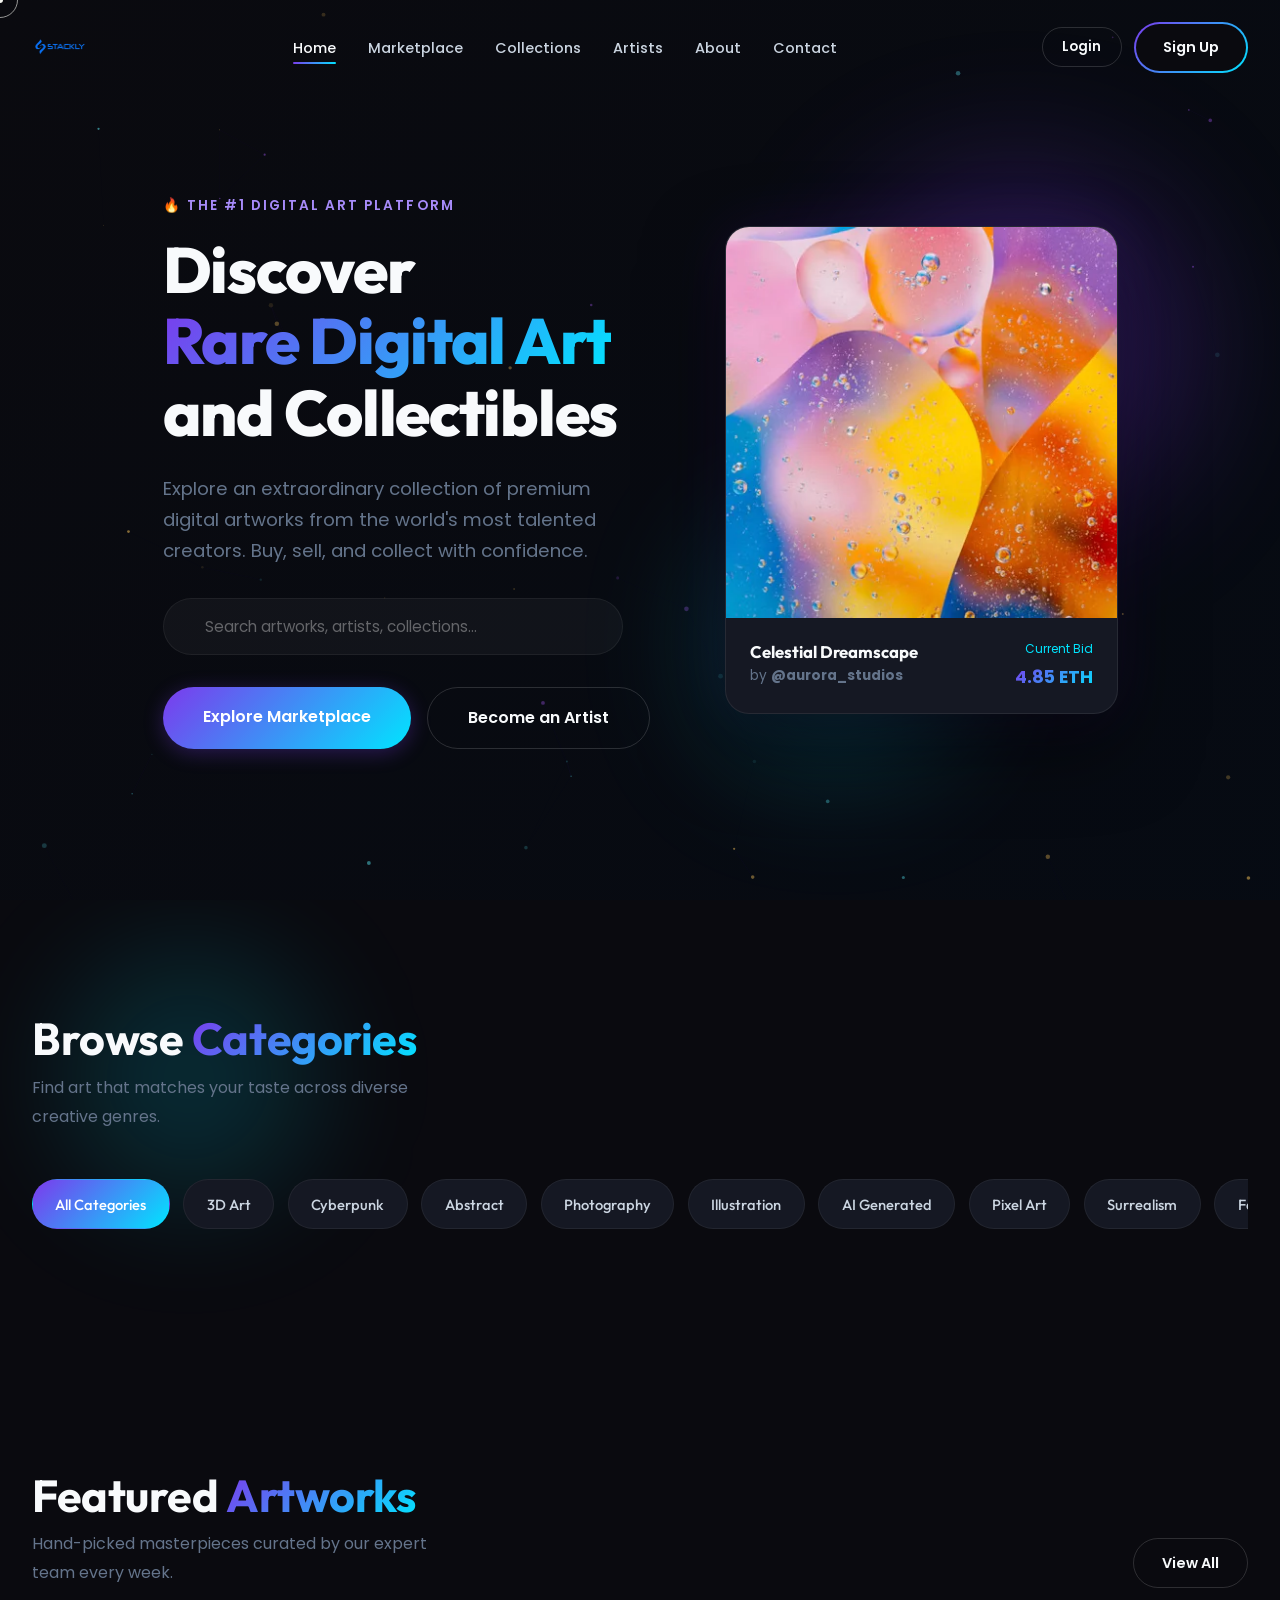
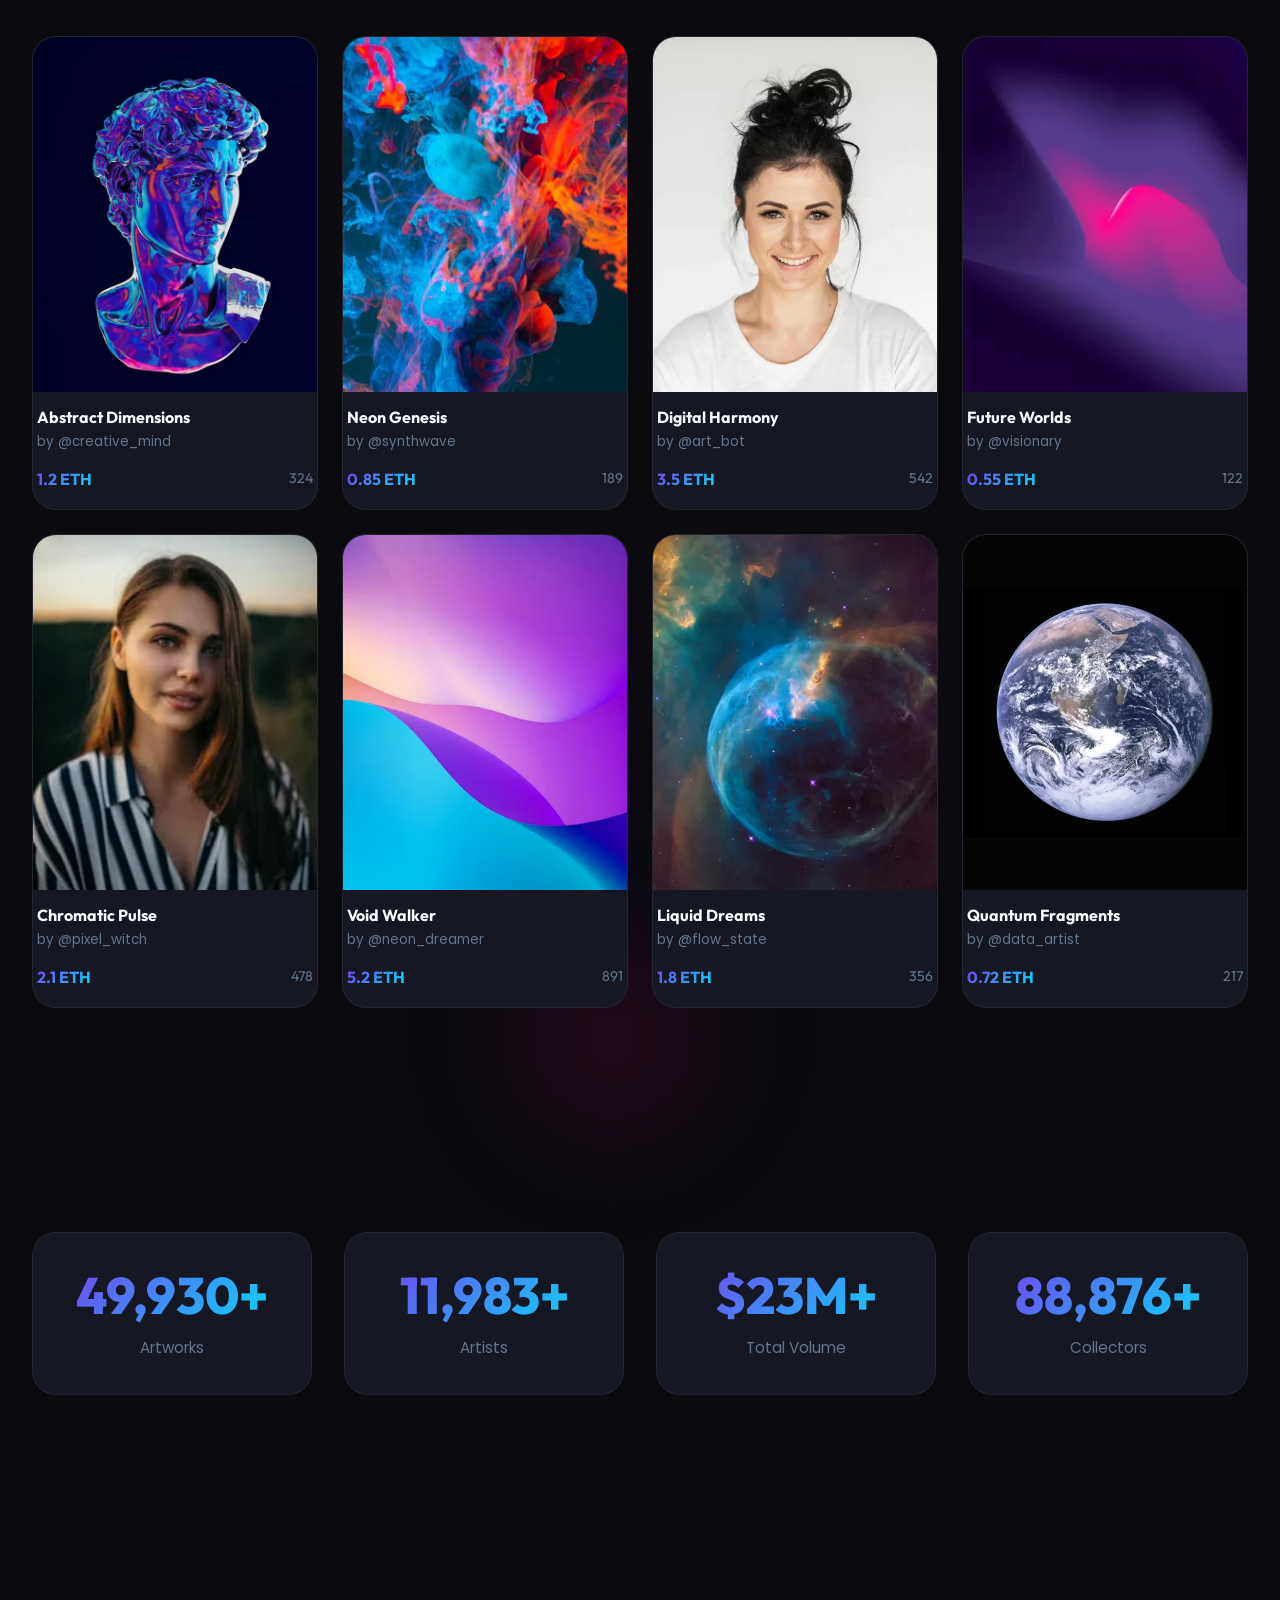
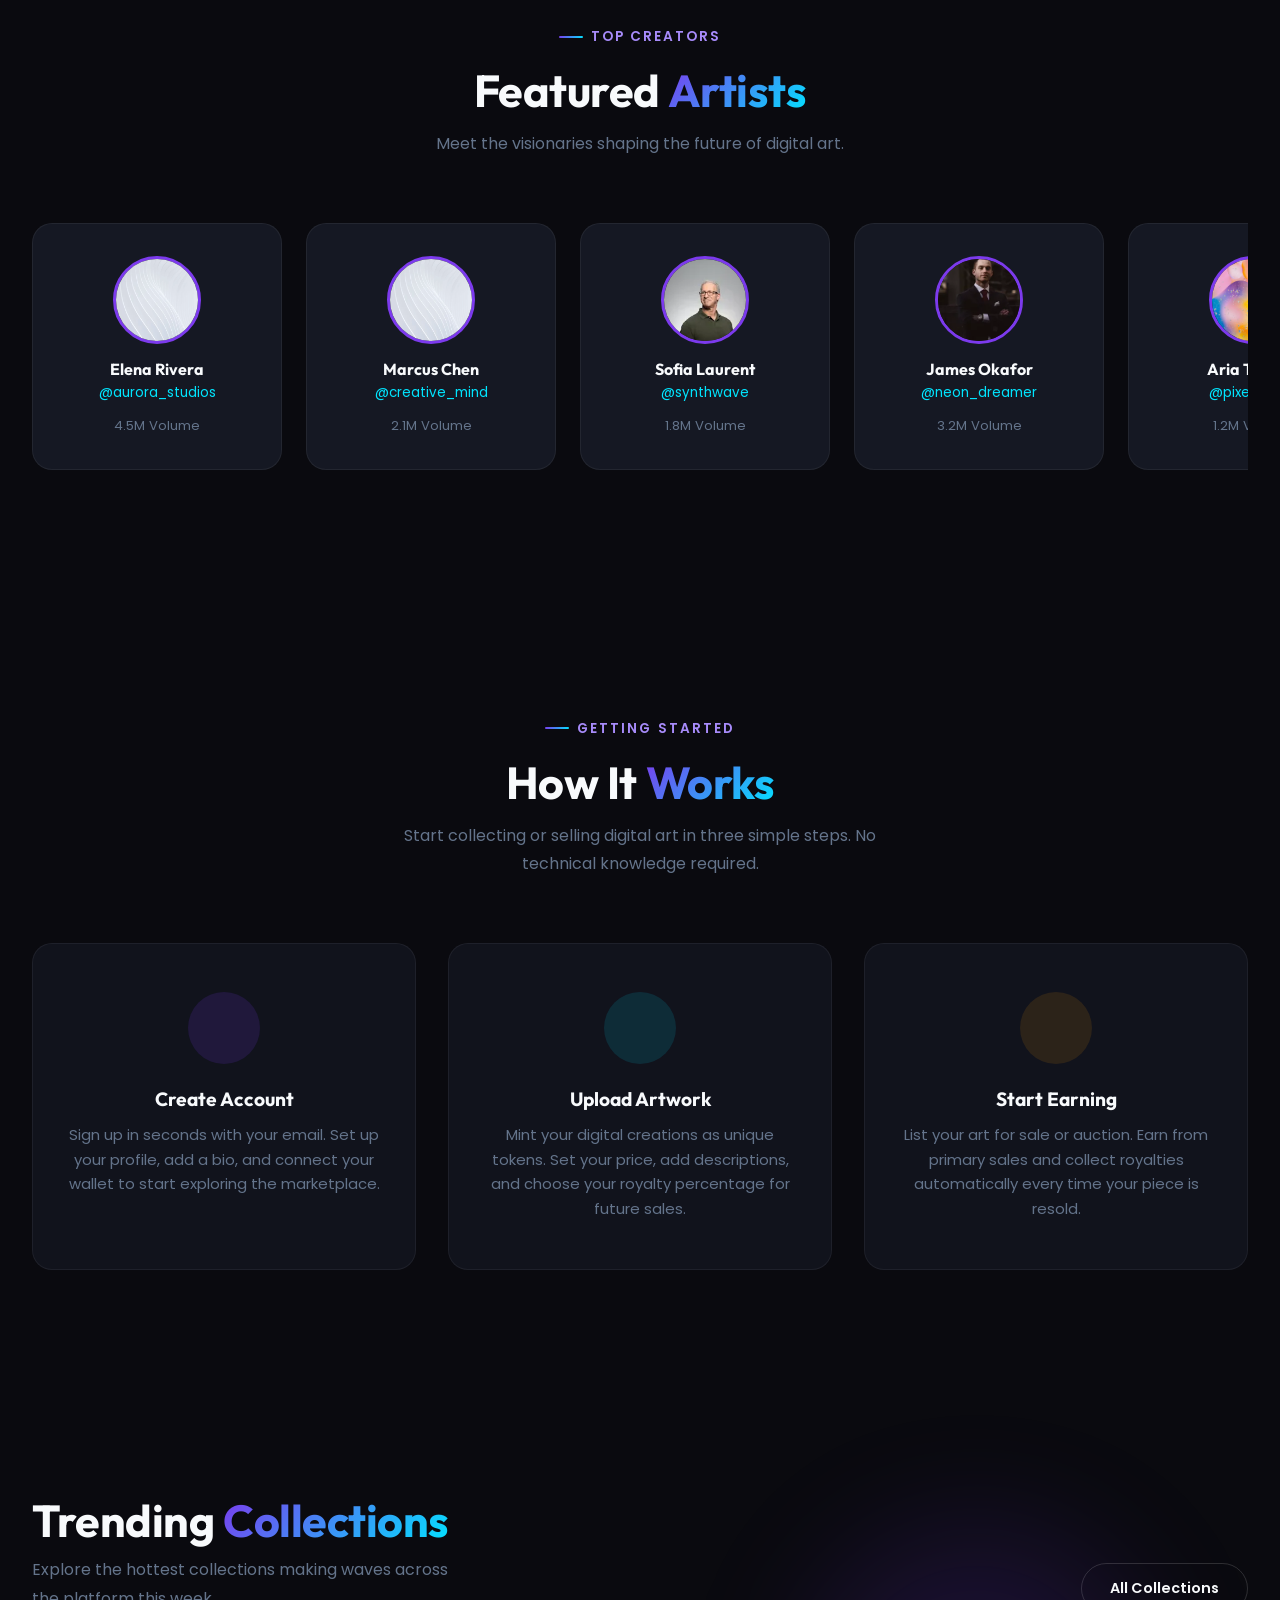
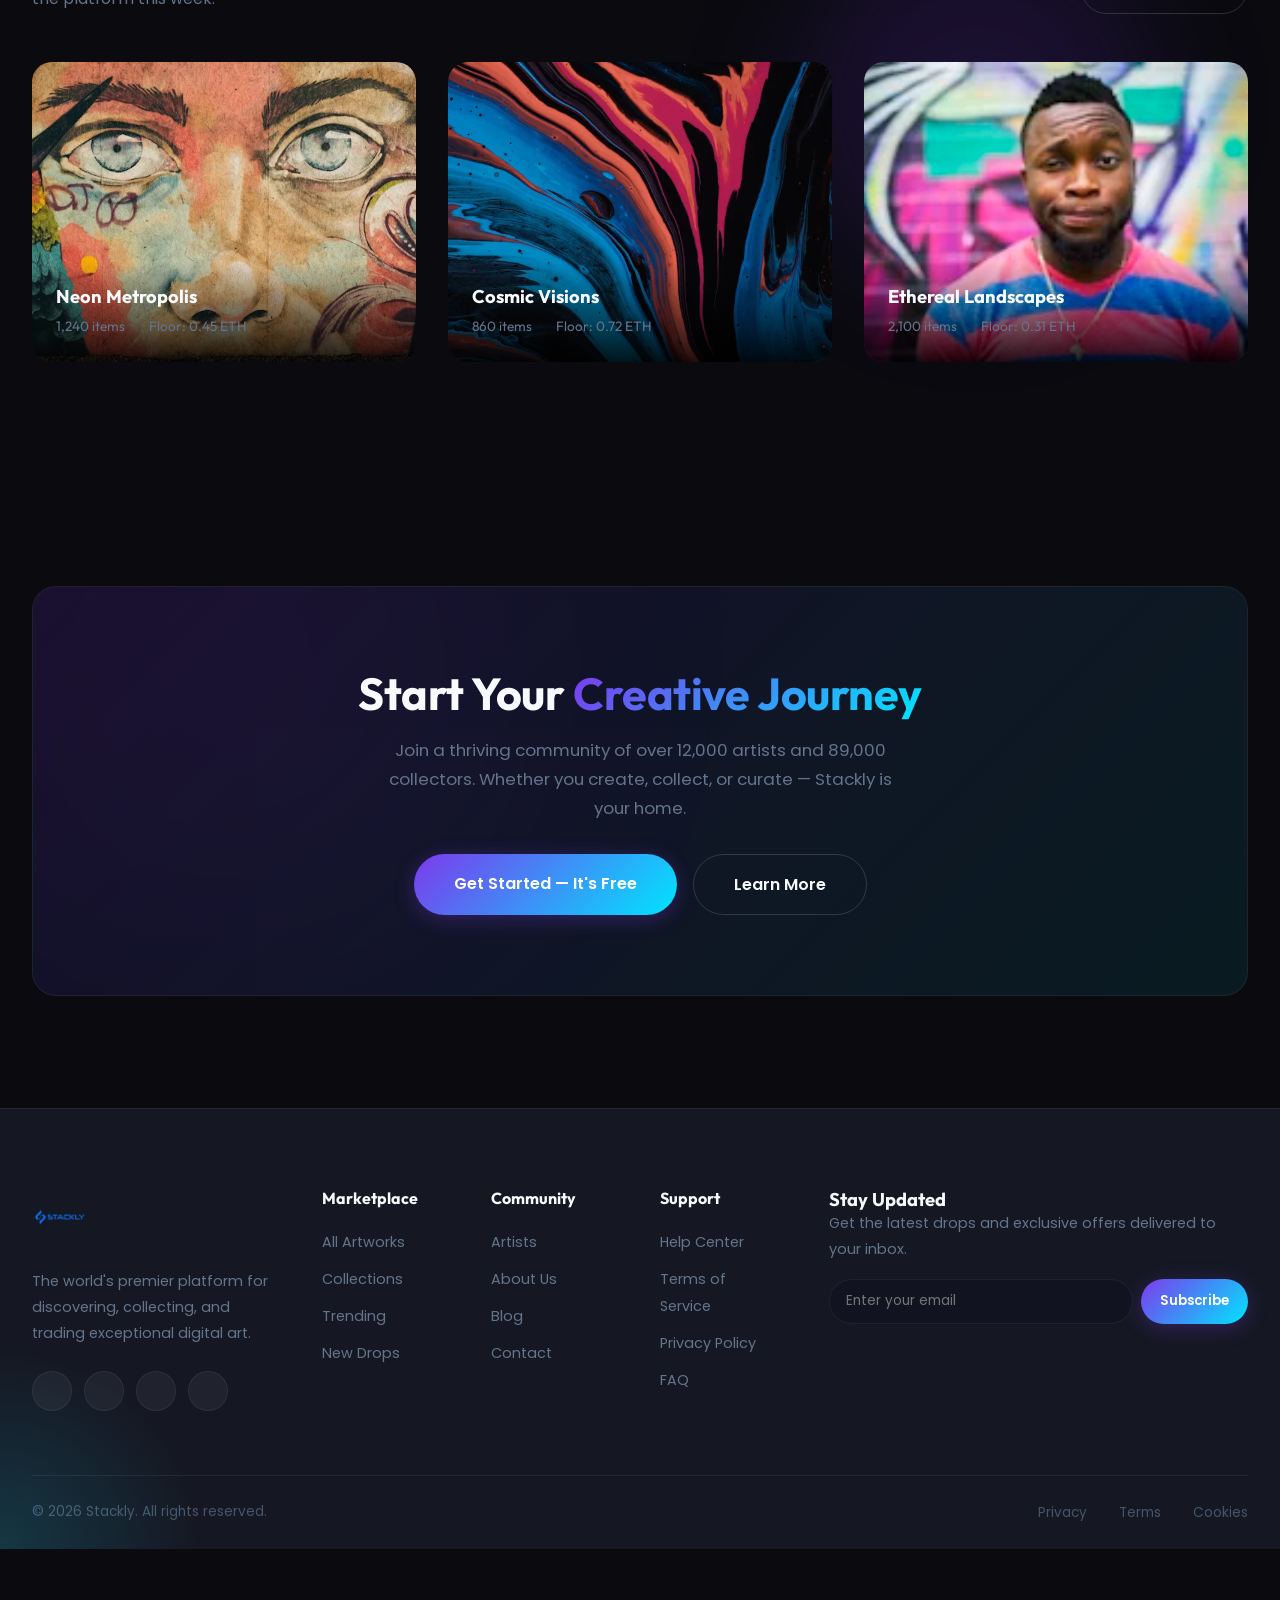
<file: index.html>
<!DOCTYPE html>
<html lang="en">
<head>
    <meta charset="UTF-8">
    <meta name="viewport" content="width=device-width, initial-scale=1.0">
    <title>Stackly | Premium Digital Art Marketplace</title>
    <link rel="stylesheet" href="css/styles.css">
    <link rel="stylesheet" href="https://unicons.iconscout.com/release/v4.0.0/css/line.css">
    <style>
        /* ── Hero ──────────────────────────────── */
        .home-hero{min-height:100vh;display:flex;align-items:center;position:relative;overflow:hidden;padding-top:100px;padding-bottom:60px;}
        .home-hero .container{display:flex;align-items:center;gap:3rem;position:relative;z-index:2;}
        .hero-content{flex:1 1 55%;max-width:640px;}
        .hero-content h1{font-size:clamp(2.4rem,5vw,4.5rem);line-height:1.12;margin-bottom:1.5rem;font-weight:800;letter-spacing:-.02em;}
        .hero-content p.hero-sub{font-size:1.15rem;color:var(--text-muted);max-width:480px;margin-bottom:2rem;line-height:1.7;}
        .hero-btns{display:flex;gap:1rem;flex-wrap:wrap;}
        .hero-artwork{flex:1 1 42%;display:flex;justify-content:center;position:relative;}

        /* floating card */
        .hero-artwork-card{width:100%;max-width:420px;border-radius:24px;overflow:hidden;background:var(--bg-card);border:1px solid rgba(255,255,255,.08);box-shadow:0 30px 80px rgba(0,0,0,.55),0 0 60px rgba(124,58,237,.12);animation:heroFloat 6s ease-in-out infinite;}
        @keyframes heroFloat{0%,100%{transform:translateY(0) rotate(0deg)}50%{transform:translateY(-14px) rotate(.6deg)}}
        .hero-artwork-card img{width:100%;aspect-ratio:1/1;object-fit:cover;display:block;}
        .hero-card-info{padding:1.25rem 1.5rem;display:flex;justify-content:space-between;align-items:center;}
        .hero-card-info h4{font-size:1.05rem;margin:0 0 .15rem;}
        .hero-card-info .artist-name{font-size:.85rem;color:var(--text-muted);margin:0;}
        .hero-card-info .price-block{text-align:right;}
        .hero-card-info .price-label{font-size:.75rem;color:var(--accent-cyan);margin:0 0 .15rem;}
        .hero-card-info .price-val{font-size:1.1rem;font-weight:700;margin:0;}

        /* glow orbs behind hero card */
        .hero-glow{position:absolute;border-radius:50%;filter:blur(80px);pointer-events:none;opacity:.35;z-index:0;}
        .hero-glow-1{width:320px;height:320px;background:var(--accent-violet);top:-40px;right:-60px;}
        .hero-glow-2{width:200px;height:200px;background:var(--accent-cyan);bottom:-30px;left:10px;}

        /* ── Section spacing ──────────────────── */
        .section{padding:6rem 0;}
        .section-header{display:flex;justify-content:space-between;align-items:flex-end;margin-bottom:3rem;flex-wrap:wrap;gap:1rem;}
        .section-header .section-title h2{margin-bottom:.4rem;}
        .section-header .section-title p{color:var(--text-muted);max-width:440px;}

        /* ── Search bar (hero) ────────────────── */
        .search-bar{display:flex;align-items:center;background:rgba(255,255,255,.04);border:1px solid var(--glass-border);border-radius:9999px;padding:.45rem .5rem;margin-bottom:2rem;max-width:460px;backdrop-filter:blur(12px);}
        .search-bar i{font-size:1.2rem;color:var(--text-muted);margin-left:.75rem;}
        .search-bar input{flex:1;background:transparent;border:none;color:#fff;padding:.55rem .85rem;font-family:var(--font-secondary);outline:none;font-size:.95rem;}
        .search-bar input::placeholder{color:rgba(255,255,255,.35);}

        /* ── Category pills ───────────────────── */
        .category-scroll{display:flex;gap:.85rem;overflow-x:auto;padding-bottom:1rem;scrollbar-width:none;}
        .category-scroll::-webkit-scrollbar{display:none;}
        .category-pill{padding:.7rem 1.4rem;border-radius:9999px;background:var(--bg-card);border:1px solid var(--glass-border);white-space:nowrap;font-weight:500;cursor:pointer;transition:all .25s ease;font-size:.92rem;}
        .category-pill:hover,.category-pill.active{background:var(--gradient-primary);border-color:transparent;color:#fff;}

        /* ── Featured grid card-body ──────────── */
        .card-body{padding:1rem .25rem;}
        .card-body h4{margin:0 0 .2rem;font-size:1rem;}
        .card-body .artist-line{font-size:.84rem;color:var(--text-muted);margin:0 0 .7rem;}
        .card-meta{display:flex;justify-content:space-between;align-items:center;}
        .card-meta .price{font-weight:700;}
        .card-meta .likes{color:var(--text-muted);font-size:.88rem;display:flex;align-items:center;gap:.3rem;cursor:pointer;}

        /* ── Stats ────────────────────────────── */
        .stats-section{padding:5rem 0;}
        .stats-grid{display:grid;grid-template-columns:repeat(4,1fr);gap:2rem;text-align:center;}
        .stat-item{padding:2rem 1rem;}
        .stat-number{font-size:clamp(2rem,4vw,3.2rem);font-weight:800;margin-bottom:.4rem;}
        .stat-label{color:var(--text-muted);font-size:.95rem;}

        /* ── Carousel ─────────────────────────── */
        .carousel-container{overflow:hidden;position:relative;padding:1rem 0;}
        .carousel-track{display:flex;gap:1.5rem;width:max-content;animation:scrollCarousel 30s linear infinite;}
        @keyframes scrollCarousel{0%{transform:translateX(0)}100%{transform:translateX(-50%)}}
        .carousel-track:hover{animation-play-state:paused;}
        .artist-carousel-card{width:250px;flex-shrink:0;text-align:center;padding:2rem 1.2rem;background:var(--bg-card);border:1px solid var(--glass-border);border-radius:20px;transition:border-color .3s,transform .3s;}
        .artist-carousel-card:hover{border-color:var(--accent-violet);transform:translateY(-4px);}
        .artist-carousel-card img{width:88px;height:88px;border-radius:50%;object-fit:cover;margin:0 auto 1rem;display:block;border:3px solid var(--accent-violet);}
        .artist-carousel-card h4{margin:0 0 .15rem;font-size:1rem;}
        .artist-carousel-card .handle{font-size:.84rem;color:var(--accent-cyan);margin:0 0 .5rem;}
        .artist-carousel-card .volume{font-size:.82rem;color:var(--text-muted);}

        /* ── How It Works ─────────────────────── */
        .how-card{text-align:center;padding:3rem 2rem;border-radius:20px;}
        .how-icon{width:72px;height:72px;border-radius:50%;display:flex;align-items:center;justify-content:center;margin:0 auto 1.5rem;font-size:1.6rem;}
        .how-icon.violet{background:rgba(124,58,237,.15);color:var(--accent-violet);}
        .how-icon.cyan{background:rgba(0,229,255,.12);color:var(--accent-cyan);}
        .how-icon.amber{background:rgba(245,158,11,.12);color:var(--accent-amber);}
        .how-card h3{margin-bottom:.75rem;font-size:1.2rem;}
        .how-card p{color:var(--text-muted);font-size:.93rem;line-height:1.65;}

        /* ── Trending Collections ─────────────── */
        .collection-banner{position:relative;border-radius:20px;overflow:hidden;min-height:300px;display:flex;align-items:flex-end;}
        .collection-banner img{position:absolute;inset:0;width:100%;height:100%;object-fit:cover;transition:transform .45s ease;}
        .collection-banner:hover img{transform:scale(1.06);}
        .collection-banner .coll-overlay{position:relative;z-index:2;width:100%;padding:1.5rem;background:linear-gradient(transparent,rgba(0,0,0,.85));}
        .collection-banner .coll-overlay h3{margin:0 0 .4rem;font-size:1.15rem;}
        .coll-meta{display:flex;gap:1.5rem;font-size:.85rem;color:var(--text-muted);}

        /* ── CTA ──────────────────────────────── */
        .cta-banner{text-align:center;padding:5rem 3rem;border-radius:24px;background:linear-gradient(135deg,rgba(124,58,237,.12),rgba(0,229,255,.08));border:1px solid var(--glass-border);position:relative;overflow:hidden;}
        .cta-banner::before{content:'';position:absolute;width:400px;height:400px;background:var(--accent-violet);filter:blur(160px);opacity:.12;top:-120px;right:-120px;border-radius:50%;}
        .cta-banner h2{font-size:clamp(1.8rem,3.5vw,2.8rem);margin-bottom:1rem;position:relative;}
        .cta-banner p{color:var(--text-muted);max-width:540px;margin:0 auto 2rem;font-size:1.05rem;line-height:1.7;position:relative;}
        .cta-banner .hero-btns{justify-content:center;position:relative;}

        /* ── Mobile responsive ────────────────── */
        @media(max-width:1024px){
            .home-hero .container{flex-direction:column;text-align:center;}
            .hero-content{max-width:100%;}
            .hero-content p.hero-sub{margin-left:auto;margin-right:auto;}
            .search-bar{margin-left:auto;margin-right:auto;}
            .hero-btns{justify-content:center;}
            .hero-artwork-card{max-width:360px;}
        }
        @media(max-width:768px){
            .stats-grid{grid-template-columns:repeat(2,1fr);}
            .grid-3{grid-template-columns:1fr;}
            .section{padding:4rem 0;}
        }
        @media(max-width:480px){
            .hero-content h1{font-size:2rem;}
            .stats-grid{grid-template-columns:1fr 1fr;}
        }
    </style>
    <link rel="stylesheet" href="css/animations.css">
</head>
<body>
    <!-- Floating Particles -->
    <div class="particle" style="width:250px; height:250px; background:rgba(0,229,255,0.15); top:15%; left:5%;"></div>
    <div class="particle" style="width:350px; height:350px; background:rgba(124,58,237,0.15); bottom:20%; right:10%;"></div>
    <div class="particle" style="width:200px; height:200px; background:rgba(255,0,128,0.1); top:40%; left:40%;"></div>
    <!-- ═══ Loading Screen ═══ -->
    <div id="premium-loader">
        <canvas id="loader-canvas"></canvas>
        <div class="loader-content">
            <div class="loader-logo-container">
                <div class="loader-ring"></div>
                <img src="lo.webp" alt="Loading" class="loader-logo-img">
            </div>
            <div class="loader-text-container">
                <span id="loader-text"></span><span class="loader-cursor"></span>
            </div>
        </div>
        <div class="loader-progress-container">
            <div class="loader-progress-bar" id="loader-progress"></div>
        </div>
    </div>

    <!-- ═══ Aurora Background ═══ -->
    <div class="aurora-bg"><div class="glow-3"></div></div>

    <!-- ═══ Header ═══ -->
    <header>
        <div class="container nav-container">
            <a href="index.html" class="logo"><img src="lo.webp" alt="Stackly"></a>
            <ul class="nav-links">
                <li><a href="index.html" class="active">Home</a></li>
                <li><a href="marketplace.html">Marketplace</a></li>
                <li><a href="collections.html">Collections</a></li>
                <li><a href="artists.html">Artists</a></li>
                <li><a href="about.html">About</a></li>
                <li><a href="contact.html">Contact</a></li>
            <li class="mobile-login-btn"><a href="login.html" class="btn btn-primary" style="display:block;text-align:center;">Login</a></li>
            </ul>
            <div class="nav-actions">
                <a href="login.html" class="btn btn-outline btn-sm magnetic-btn">Login</a>
                <a href="signup.html" class="btn btn-gradient-border magnetic-btn"><span>Sign Up</span></a>
                <button class="hamburger" aria-label="Menu"><span></span><span></span><span></span></button>
            </div>
        </div>
    </header>


    <!-- ═══════════════════════════════════════
         HERO SECTION
         ═══════════════════════════════════════ -->
    <section class="home-hero animated-gradient-bg reveal">
        <canvas id="particles-canvas" style="position:absolute;top:0;left:0;width:100%;height:100%;z-index:1;pointer-events:none;"></canvas>

        <div class="container">
            <!-- Left: Copy -->
            <div class="hero-content reveal">
                <span class="section-label" style="margin-bottom:1rem;display:inline-block;">🔥 The #1 Digital Art Platform</span>
                <h1 class="text-reveal">Discover<br><span class="text-gradient">Rare Digital Art</span><br>and Collectibles</h1>
                <p class="hero-sub">Explore an extraordinary collection of premium digital artworks from the world's most talented creators. Buy, sell, and collect with confidence.</p>

                <div class="search-bar">
                    <i class="uil uil-search"></i>
                    <input type="text" placeholder="Search artworks, artists, collections…">
                </div>

                <div class="hero-btns">
                    <a href="marketplace.html" class="btn btn-primary btn-lg magnetic-btn">Explore Marketplace</a>
                    <a href="signup.html" class="btn btn-outline btn-lg magnetic-btn">Become an Artist</a>
                </div>
            </div>

            <!-- Right: Floating artwork card -->
            <div class="hero-artwork reveal" style="transition-delay:.25s;">
                <div class="hero-glow hero-glow-1"></div>
                <div class="hero-glow hero-glow-2"></div>

                <div class="float-artwork">
                    <div class="hero-artwork-card tilt-card">
                        <img loading="lazy" src="IMAGE/about hero.webp" alt="Celestial Dreamscape — Featured Artwork">
                        <div class="hero-card-info">
                            <div>
                                <h4>Celestial Dreamscape</h4>
                                <p class="artist-name">by <strong>@aurora_studios</strong></p>
                            </div>
                            <div class="price-block">
                                <p class="price-label">Current Bid</p>
                                <p class="price-val text-gradient">4.85 ETH</p>
                            </div>
                        </div>
                    </div>
                </div>
            </div>
        </div>
    </section>


    <!-- ═══════════════════════════════════════
         1 · BROWSE CATEGORIES
         ═══════════════════════════════════════ -->
    <section class="reveal" class="section">
        <div class="container reveal">
            <div class="section-header">
                <div class="section-title">
                    <h2>Browse <span class="text-gradient">Categories</span></h2>
                    <p>Find art that matches your taste across diverse creative genres.</p>
                </div>
            </div>
            <div class="category-scroll">
                <div class="category-pill active">All Categories</div>
                <div class="category-pill">3D Art</div>
                <div class="category-pill">Cyberpunk</div>
                <div class="category-pill">Abstract</div>
                <div class="category-pill">Photography</div>
                <div class="category-pill">Illustration</div>
                <div class="category-pill">AI Generated</div>
                <div class="category-pill">Pixel Art</div>
                <div class="category-pill">Surrealism</div>
                <div class="category-pill">Fantasy</div>
            </div>
        </div>
    </section>


    <!-- ═══════════════════════════════════════
         2 · FEATURED ARTWORKS (8 cards)
         ═══════════════════════════════════════ -->
    <section class="reveal" class="section">
        <div class="container">
            <div class="section-header reveal">
                <div class="section-title">
                    <h2>Featured <span class="text-gradient">Artworks</span></h2>
                    <p>Hand-picked masterpieces curated by our expert team every week.</p>
                </div>
                <a href="marketplace.html" class="btn btn-outline magnetic-btn">View All <i class="uil uil-arrow-right"></i></a>
            </div>

            <div class="grid-4 stagger">
                <!-- Card 1 -->
                <div class="card tilt-card glow-card">
                    <div class="card-img-wrapper">
                        <img loading="lazy" src="IMAGE/abstract dimension.webp" class="card-img" alt="Abstract Dimensions">
                        <div class="card-overlay"><a href="marketplace.html" class="btn btn-primary"><i class="uil uil-eye"></i> Quick View</a></div>
                    </div>
                    <div class="card-body">
                        <h4>Abstract Dimensions</h4>
                        <p class="artist-line">by @creative_mind</p>
                        <div class="card-meta">
                            <span class="price text-gradient">1.2 ETH</span>
                            <span class="likes card-likes"><i class="uil uil-heart"></i> <span class="like-count">324</span></span>
                        </div>
                    </div>
                </div>

                <!-- Card 2 -->
                <div class="card tilt-card glow-card">
                    <div class="card-img-wrapper">
                        <img loading="lazy" src="IMAGE/abstract visions.webp" class="card-img" alt="Neon Genesis">
                        <div class="card-overlay"><a href="marketplace.html" class="btn btn-primary"><i class="uil uil-eye"></i> Quick View</a></div>
                    </div>
                    <div class="card-body">
                        <h4>Neon Genesis</h4>
                        <p class="artist-line">by @synthwave</p>
                        <div class="card-meta">
                            <span class="price text-gradient">0.85 ETH</span>
                            <span class="likes card-likes"><i class="uil uil-heart"></i> <span class="like-count">189</span></span>
                        </div>
                    </div>
                </div>

                <!-- Card 3 -->
                <div class="card tilt-card glow-card">
                    <div class="card-img-wrapper">
                        <img loading="lazy" src="IMAGE/aria.webp" class="card-img" alt="Digital Harmony">
                        <div class="card-overlay"><a href="marketplace.html" class="btn btn-primary"><i class="uil uil-eye"></i> Quick View</a></div>
                    </div>
                    <div class="card-body">
                        <h4>Digital Harmony</h4>
                        <p class="artist-line">by @art_bot</p>
                        <div class="card-meta">
                            <span class="price text-gradient">3.5 ETH</span>
                            <span class="likes card-likes"><i class="uil uil-heart"></i> <span class="like-count">542</span></span>
                        </div>
                    </div>
                </div>

                <!-- Card 4 -->
                <div class="card tilt-card glow-card">
                    <div class="card-img-wrapper">
                        <img loading="lazy" src="IMAGE/camile cover.webp" class="card-img" alt="Future Worlds">
                        <div class="card-overlay"><a href="marketplace.html" class="btn btn-primary"><i class="uil uil-eye"></i> Quick View</a></div>
                    </div>
                    <div class="card-body">
                        <h4>Future Worlds</h4>
                        <p class="artist-line">by @visionary</p>
                        <div class="card-meta">
                            <span class="price text-gradient">0.55 ETH</span>
                            <span class="likes card-likes"><i class="uil uil-heart"></i> <span class="like-count">122</span></span>
                        </div>
                    </div>
                </div>

                <!-- Card 5 -->
                <div class="card tilt-card glow-card">
                    <div class="card-img-wrapper">
                        <img loading="lazy" src="IMAGE/camile.webp" class="card-img" alt="Chromatic Pulse">
                        <div class="card-overlay"><a href="marketplace.html" class="btn btn-primary"><i class="uil uil-eye"></i> Quick View</a></div>
                    </div>
                    <div class="card-body">
                        <h4>Chromatic Pulse</h4>
                        <p class="artist-line">by @pixel_witch</p>
                        <div class="card-meta">
                            <span class="price text-gradient">2.1 ETH</span>
                            <span class="likes card-likes"><i class="uil uil-heart"></i> <span class="like-count">478</span></span>
                        </div>
                    </div>
                </div>

                <!-- Card 6 -->
                <div class="card tilt-card glow-card">
                    <div class="card-img-wrapper">
                        <img loading="lazy" src="IMAGE/chromatic pulse.webp" class="card-img" alt="Void Walker">
                        <div class="card-overlay"><a href="marketplace.html" class="btn btn-primary"><i class="uil uil-eye"></i> Quick View</a></div>
                    </div>
                    <div class="card-body">
                        <h4>Void Walker</h4>
                        <p class="artist-line">by @neon_dreamer</p>
                        <div class="card-meta">
                            <span class="price text-gradient">5.2 ETH</span>
                            <span class="likes card-likes"><i class="uil uil-heart"></i> <span class="like-count">891</span></span>
                        </div>
                    </div>
                </div>

                <!-- Card 7 -->
                <div class="card tilt-card glow-card">
                    <div class="card-img-wrapper">
                        <img loading="lazy" src="IMAGE/cosmic art.webp" class="card-img" alt="Liquid Dreams">
                        <div class="card-overlay"><a href="marketplace.html" class="btn btn-primary"><i class="uil uil-eye"></i> Quick View</a></div>
                    </div>
                    <div class="card-body">
                        <h4>Liquid Dreams</h4>
                        <p class="artist-line">by @flow_state</p>
                        <div class="card-meta">
                            <span class="price text-gradient">1.8 ETH</span>
                            <span class="likes card-likes"><i class="uil uil-heart"></i> <span class="like-count">356</span></span>
                        </div>
                    </div>
                </div>

                <!-- Card 8 -->
                <div class="card tilt-card glow-card">
                    <div class="card-img-wrapper">
                        <img loading="lazy" src="IMAGE/cosmic visiions.webp" class="card-img" alt="Quantum Fragments">
                        <div class="card-overlay"><a href="marketplace.html" class="btn btn-primary"><i class="uil uil-eye"></i> Quick View</a></div>
                    </div>
                    <div class="card-body">
                        <h4>Quantum Fragments</h4>
                        <p class="artist-line">by @data_artist</p>
                        <div class="card-meta">
                            <span class="price text-gradient">0.72 ETH</span>
                            <span class="likes card-likes"><i class="uil uil-heart"></i> <span class="like-count">217</span></span>
                        </div>
                    </div>
                </div>
            </div>
        </div>
    </section>


    <!-- ═══════════════════════════════════════
         3 · PLATFORM STATS
         ═══════════════════════════════════════ -->
    <section class="reveal" class="stats-section">
        <div class="container reveal">
            <div class="stats-grid">
                <div class="stat-item glass-panel">
                    <h3 class="stat-number text-gradient" data-count="50000" data-suffix="+">0</h3>
                    <p class="stat-label">Artworks</p>
                </div>
                <div class="stat-item glass-panel">
                    <h3 class="stat-number text-gradient-cyan" data-count="12000" data-suffix="+">0</h3>
                    <p class="stat-label">Artists</p>
                </div>
                <div class="stat-item glass-panel">
                    <h3 class="stat-number text-gradient-warm" data-count="24" data-prefix="$" data-suffix="M+">0</h3>
                    <p class="stat-label">Total Volume</p>
                </div>
                <div class="stat-item glass-panel">
                    <h3 class="stat-number text-gradient" data-count="89000" data-suffix="+">0</h3>
                    <p class="stat-label">Collectors</p>
                </div>
            </div>
        </div>
    </section>


    <!-- ═══════════════════════════════════════
         4 · FEATURED ARTISTS CAROUSEL
         ═══════════════════════════════════════ -->
    <section class="reveal" class="section">
        <div class="container reveal">
            <div style="text-align:center;margin-bottom:3rem;">
                <span class="section-label">Top Creators</span>
                <h2>Featured <span class="text-gradient">Artists</span></h2>
                <p style="color:var(--text-muted);max-width:480px;margin:.75rem auto 0;">Meet the visionaries shaping the future of digital art.</p>
            </div>

            <div class="carousel-container">
                <div class="carousel-track">
                    <!-- Artist 1 -->
                    <div class="artist-carousel-card">
                        <img loading="lazy" src="IMAGE/cyber.webp" alt="Elena Rivera">
                        <h4>Elena Rivera</h4>
                        <p class="handle">@aurora_studios</p>
                        <p class="volume"><i class="uil uil-chart-line"></i> 4.5M Volume</p>
                    </div>

                    <!-- Artist 2 -->
                    <div class="artist-carousel-card">
                        <img loading="lazy" src="IMAGE/dante cover.webp" alt="Marcus Chen">
                        <h4>Marcus Chen</h4>
                        <p class="handle">@creative_mind</p>
                        <p class="volume"><i class="uil uil-chart-line"></i> 2.1M Volume</p>
                    </div>

                    <!-- Artist 3 -->
                    <div class="artist-carousel-card">
                        <img loading="lazy" src="IMAGE/dante.webp" alt="Sofia Laurent">
                        <h4>Sofia Laurent</h4>
                        <p class="handle">@synthwave</p>
                        <p class="volume"><i class="uil uil-chart-line"></i> 1.8M Volume</p>
                    </div>

                    <!-- Artist 4 -->
                    <div class="artist-carousel-card">
                        <img loading="lazy" src="IMAGE/david.webp" alt="James Okafor">
                        <h4>James Okafor</h4>
                        <p class="handle">@neon_dreamer</p>
                        <p class="volume"><i class="uil uil-chart-line"></i> 3.2M Volume</p>
                    </div>

                    <!-- Artist 5 -->
                    <div class="artist-carousel-card">
                        <img loading="lazy" src="IMAGE/digital harmony.webp" alt="Aria Tanaka">
                        <h4>Aria Tanaka</h4>
                        <p class="handle">@pixel_witch</p>
                        <p class="volume"><i class="uil uil-chart-line"></i> 1.2M Volume</p>
                    </div>

                    <!-- Artist 6 -->
                    <div class="artist-carousel-card">
                        <img loading="lazy" src="IMAGE/elena.webp" alt="Daniel Park">
                        <h4>Daniel Park</h4>
                        <p class="handle">@flow_state</p>
                        <p class="volume"><i class="uil uil-chart-line"></i> 980K Volume</p>
                    </div>

                    <!-- Artist 7 -->
                    <div class="artist-carousel-card">
                        <img loading="lazy" src="IMAGE/emma watson.webp" alt="Luna Vasquez">
                        <h4>Luna Vasquez</h4>
                        <p class="handle">@data_artist</p>
                        <p class="volume"><i class="uil uil-chart-line"></i> 760K Volume</p>
                    </div>

                    <!-- Artist 8 -->
                    <div class="artist-carousel-card">
                        <img loading="lazy" src="IMAGE/etheral bloom.webp" alt="Kai Anderson">
                        <h4>Kai Anderson</h4>
                        <p class="handle">@visionary</p>
                        <p class="volume"><i class="uil uil-chart-line"></i> 1.5M Volume</p>
                    </div>
                </div>
            </div>
        </div>
    </section>


    <!-- ═══════════════════════════════════════
         5 · HOW IT WORKS
         ═══════════════════════════════════════ -->
    <section class="reveal" class="section">
        <div class="container">
            <div style="text-align:center;margin-bottom:4rem;" class="reveal">
                <span class="section-label">Getting Started</span>
                <h2>How It <span class="text-gradient">Works</span></h2>
                <p style="color:var(--text-muted);max-width:520px;margin:.75rem auto 0;">Start collecting or selling digital art in three simple steps. No technical knowledge required.</p>
            </div>

            <div class="grid-3 stagger">
                <div class="glass-panel how-card">
                    <div class="how-icon violet"><i class="uil uil-user-plus"></i></div>
                    <h3>Create Account</h3>
                    <p>Sign up in seconds with your email. Set up your profile, add a bio, and connect your wallet to start exploring the marketplace.</p>
                </div>

                <div class="glass-panel how-card">
                    <div class="how-icon cyan"><i class="uil uil-cloud-upload"></i></div>
                    <h3>Upload Artwork</h3>
                    <p>Mint your digital creations as unique tokens. Set your price, add descriptions, and choose your royalty percentage for future sales.</p>
                </div>

                <div class="glass-panel how-card">
                    <div class="how-icon amber"><i class="uil uil-dollar-sign"></i></div>
                    <h3>Start Earning</h3>
                    <p>List your art for sale or auction. Earn from primary sales and collect royalties automatically every time your piece is resold.</p>
                </div>
            </div>
        </div>
    </section>


    <!-- ═══════════════════════════════════════
         6 · TRENDING COLLECTIONS
         ═══════════════════════════════════════ -->
    <section class="reveal" class="section">
        <div class="container">
            <div class="section-header reveal">
                <div class="section-title">
                    <h2>Trending <span class="text-gradient">Collections</span></h2>
                    <p>Explore the hottest collections making waves across the platform this week.</p>
                </div>
                <a href="collections.html" class="btn btn-outline magnetic-btn">All Collections <i class="uil uil-arrow-right"></i></a>
            </div>

            <div class="grid-3 stagger">
                <!-- Collection 1 -->
                <div class="collection-banner tilt-card">
                    <img loading="lazy" src="IMAGE/ethereal portraits.webp" alt="Neon Metropolis Collection">
                    <div class="coll-overlay">
                        <h3>Neon Metropolis</h3>
                        <div class="coll-meta">
                            <span><i class="uil uil-image-v"></i> 1,240 items</span>
                            <span><i class="uil uil-tag-alt"></i> Floor: 0.45 ETH</span>
                        </div>
                    </div>
                </div>

                <!-- Collection 2 -->
                <div class="collection-banner tilt-card">
                    <img loading="lazy" src="IMAGE/felix cover.webp" alt="Cosmic Visions Collection">
                    <div class="coll-overlay">
                        <h3>Cosmic Visions</h3>
                        <div class="coll-meta">
                            <span><i class="uil uil-image-v"></i> 860 items</span>
                            <span><i class="uil uil-tag-alt"></i> Floor: 0.72 ETH</span>
                        </div>
                    </div>
                </div>

                <!-- Collection 3 -->
                <div class="collection-banner tilt-card">
                    <img loading="lazy" src="IMAGE/felix.webp" alt="Ethereal Landscapes Collection">
                    <div class="coll-overlay">
                        <h3>Ethereal Landscapes</h3>
                        <div class="coll-meta">
                            <span><i class="uil uil-image-v"></i> 2,100 items</span>
                            <span><i class="uil uil-tag-alt"></i> Floor: 0.31 ETH</span>
                        </div>
                    </div>
                </div>
            </div>
        </div>
    </section>


    <!-- ═══════════════════════════════════════
         7 · CTA BANNER
         ═══════════════════════════════════════ -->
    <section class="reveal" class="section">
        <div class="container reveal-scale">
            <div class="cta-banner">
                <h2>Start Your <span class="text-gradient">Creative Journey</span></h2>
                <p>Join a thriving community of over 12,000 artists and 89,000 collectors. Whether you create, collect, or curate — Stackly is your home.</p>
                <div class="hero-btns">
                    <a href="signup.html" class="btn btn-primary btn-lg magnetic-btn">Get Started — It's Free</a>
                    <a href="about.html" class="btn btn-outline btn-lg magnetic-btn">Learn More</a>
                </div>
            </div>
        </div>
    </section>


    <!-- ═══════════════════════════════════════
         FOOTER
         ═══════════════════════════════════════ -->
    <footer class="site-footer">
        <div class="container">
            <div class="footer-grid">
                <div class="footer-brand">
                    <a href="index.html" class="logo"><img src="lo.webp" alt="Stackly"></a>
                    <p>The world's premier platform for discovering, collecting, and trading exceptional digital art.</p>
                    <div class="footer-social">
                        <a href="404.html"><i class="uil uil-twitter-alt"></i></a>
                        <a href="404.html"><i class="uil uil-instagram"></i></a>
                        <a href="404.html"><i class="uil uil-discord"></i></a>
                        <a href="404.html"><i class="uil uil-youtube"></i></a>
                    </div>
                </div>
                <div class="footer-col">
                    <h4>Marketplace</h4>
                    <ul>
                        <li><a href="marketplace.html">All Artworks</a></li>
                        <li><a href="collections.html">Collections</a></li>
                        <li><a href="404.html">Trending</a></li>
                        <li><a href="404.html">New Drops</a></li>
                    <li class="mobile-login-btn"><a href="login.html" class="btn btn-primary" style="display:block;text-align:center;">Login</a></li>
            </ul>
                </div>
                <div class="footer-col">
                    <h4>Community</h4>
                    <ul>
                        <li><a href="artists.html">Artists</a></li>
                        <li><a href="about.html">About Us</a></li>
                        <li><a href="404.html">Blog</a></li>
                        <li><a href="contact.html">Contact</a></li>
                    <li class="mobile-login-btn"><a href="login.html" class="btn btn-primary" style="display:block;text-align:center;">Login</a></li>
            </ul>
                </div>
                <div class="footer-col">
                    <h4>Support</h4>
                    <ul>
                        <li><a href="404.html">Help Center</a></li>
                        <li><a href="404.html">Terms of Service</a></li>
                        <li><a href="404.html">Privacy Policy</a></li>
                        <li><a href="404.html">FAQ</a></li>
                    <li class="mobile-login-btn"><a href="login.html" class="btn btn-primary" style="display:block;text-align:center;">Login</a></li>
            </ul>
                </div>
                <div class="footer-newsletter">
                    <h4>Stay Updated</h4>
                    <p>Get the latest drops and exclusive offers delivered to your inbox.</p>
                    <form class="newsletter-form">
                        <input type="email" placeholder="Enter your email" required>
                        <button type="submit" class="btn btn-primary btn-sm">Subscribe</button>
                    </form>
                </div>
            </div>
            <div class="footer-bottom">
                <p>&copy; 2026 Stackly. All rights reserved.</p>
                <div class="footer-bottom-links">
                    <a href="404.html">Privacy</a>
                    <a href="404.html">Terms</a>
                    <a href="404.html">Cookies</a>
                </div>
            </div>
        </div>
    </footer>

    <script src="js/main.js"></script>
    <script src="js/animations.js"></script>
</body>
</html>
</file>
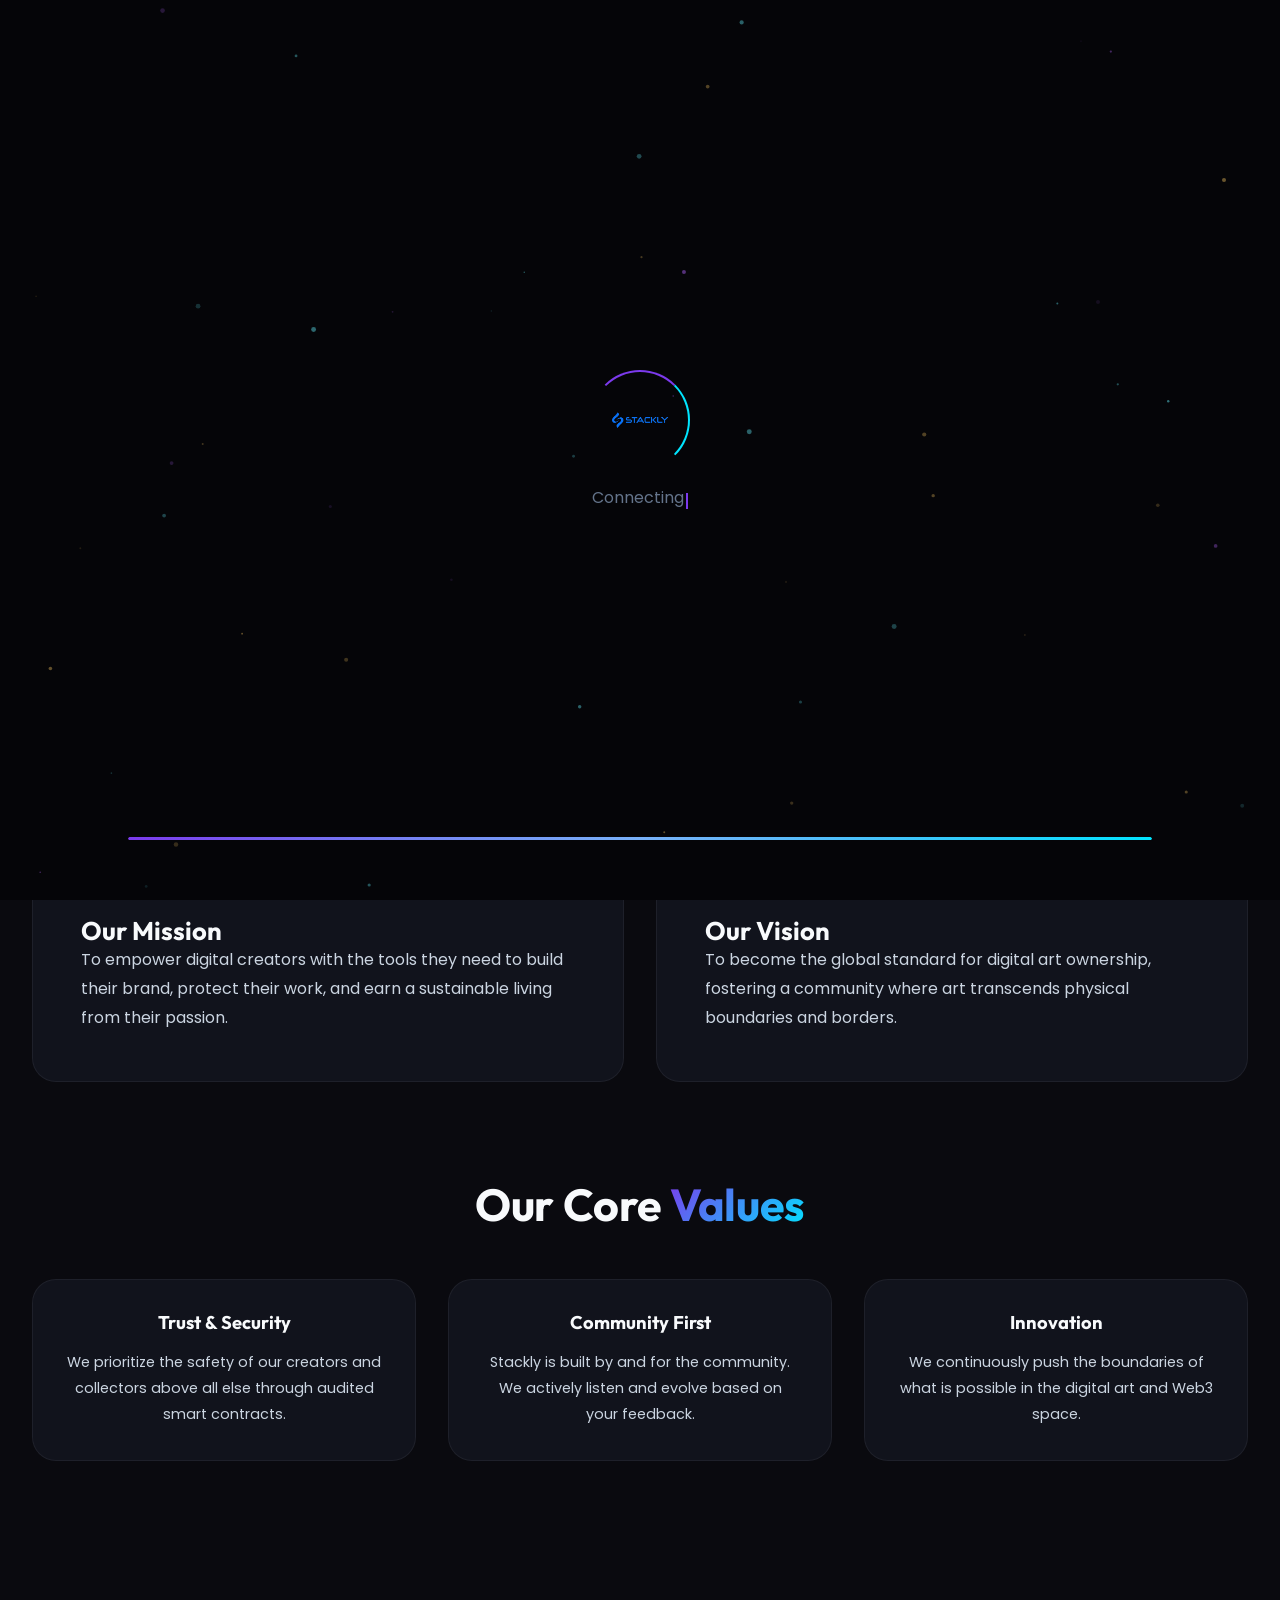
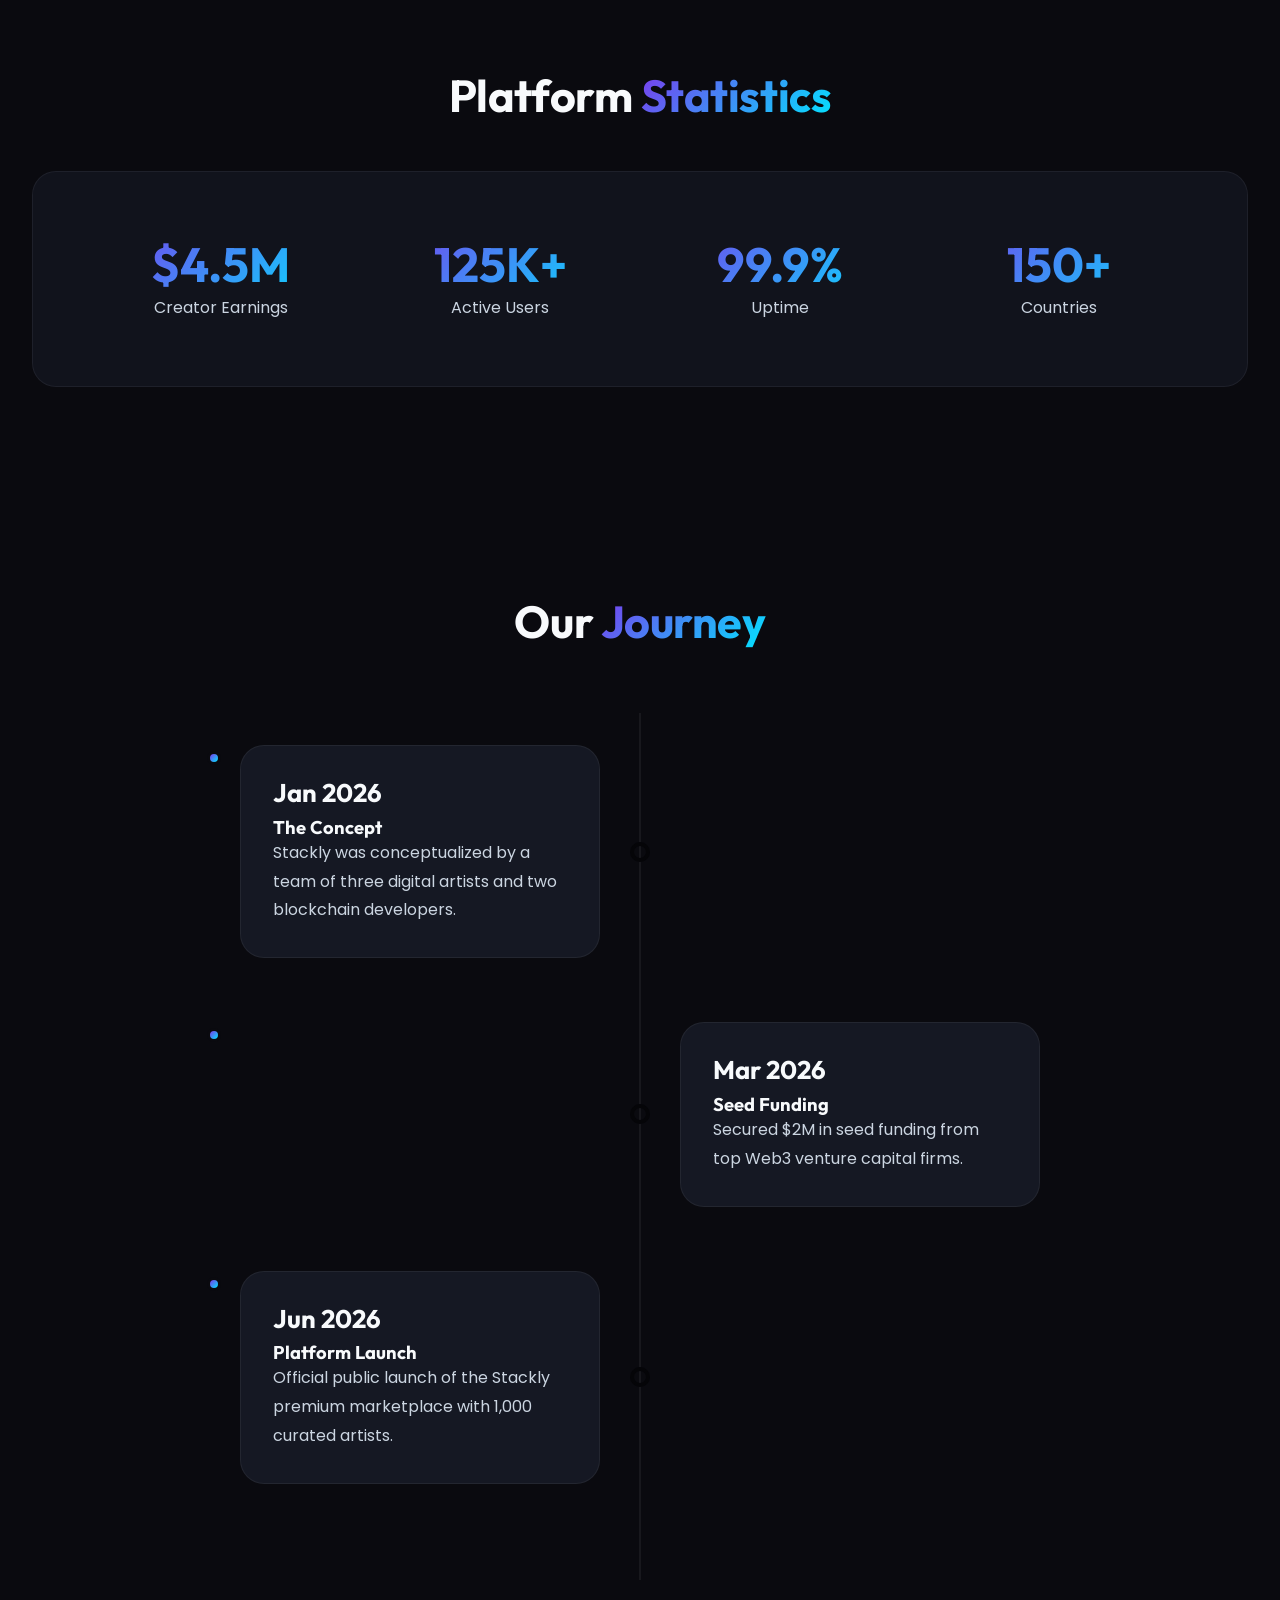
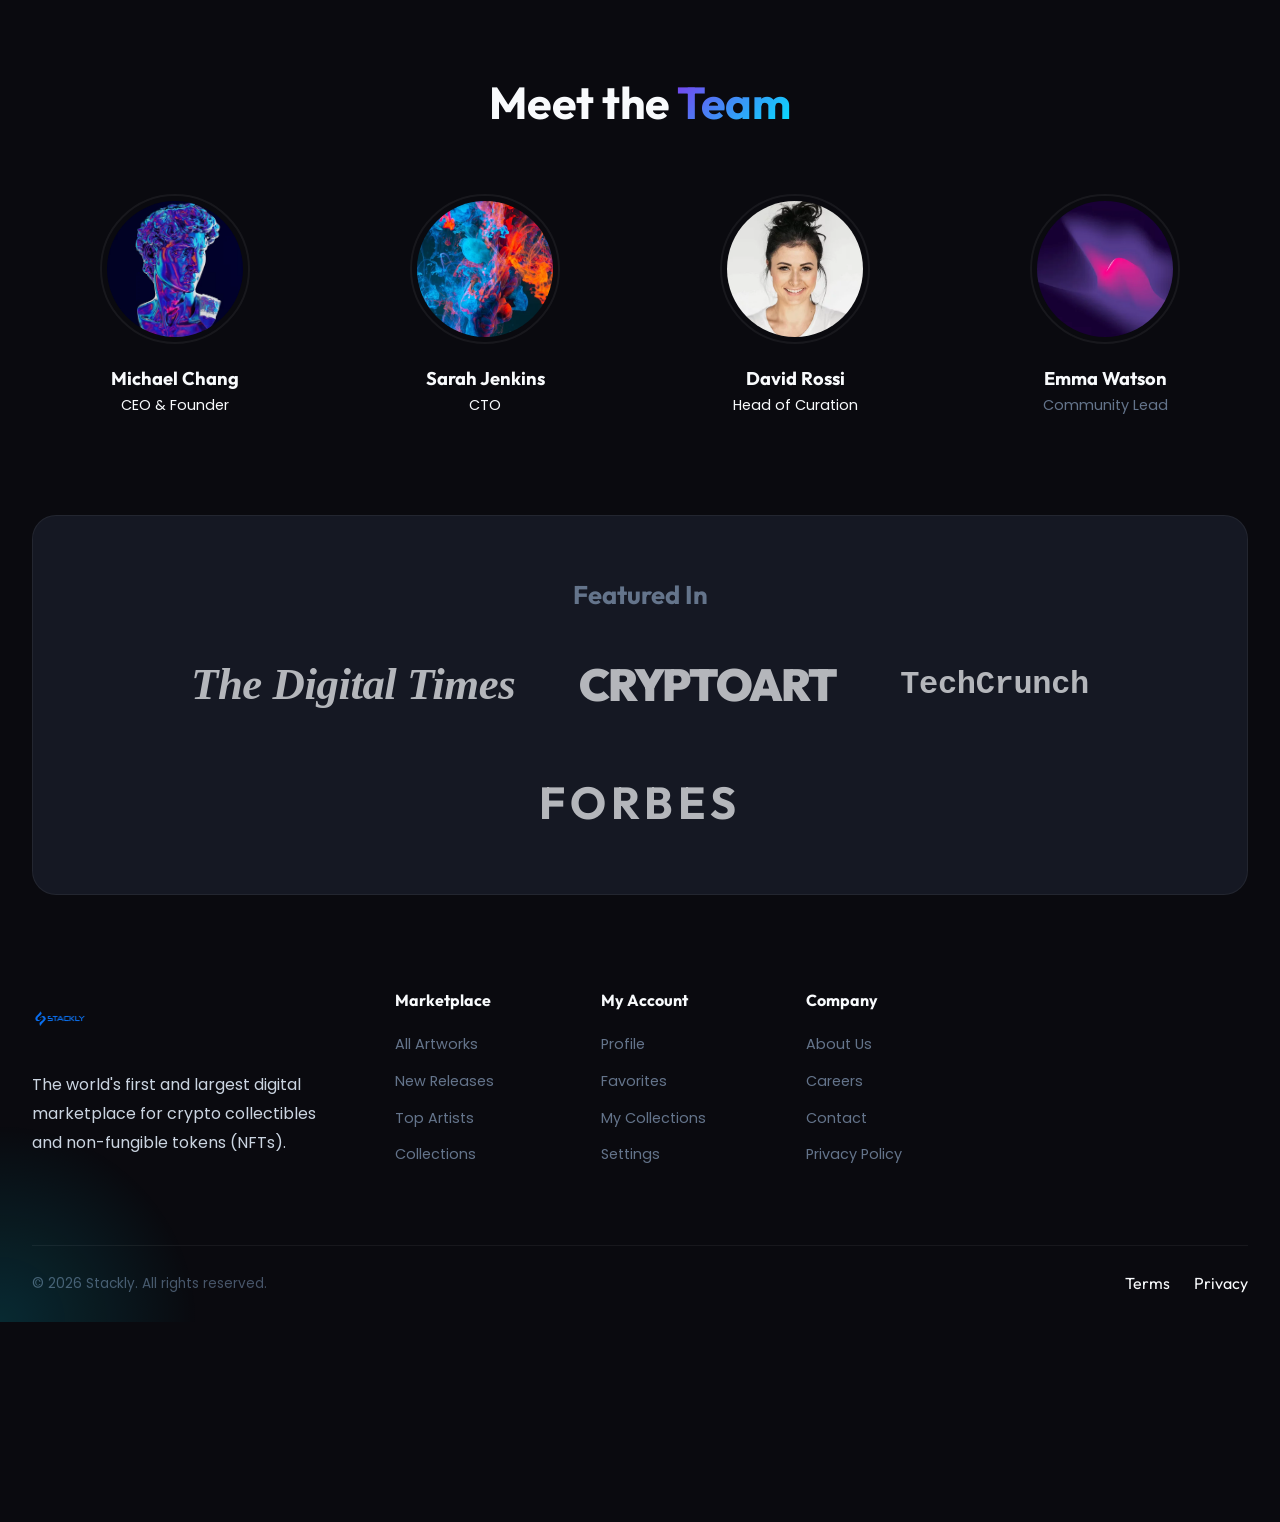
<file: about.html>
<!DOCTYPE html>
<html lang="en">
<head>
    <meta charset="UTF-8">
    <meta name="viewport" content="width=device-width, initial-scale=1.0">
    <title>About Us | Stackly</title>
    <link rel="stylesheet" href="css/styles.css">
    <link rel="stylesheet" href="https://unicons.iconscout.com/release/v4.0.0/css/line.css">
    <style>
        .page-header { padding: 10rem 0 4rem; text-align: center; }
        .page-header h1 { font-size: 3.5rem; margin-bottom: 1rem; }
        
        .story-section { display: flex; align-items: center; gap: 4rem; margin-bottom: 6rem; }
        .story-img { flex: 1; border-radius: var(--radius-lg); overflow: hidden; position: relative; }
        .story-img img { width: 100%; display: block; }
        .story-img::after { content: ''; position: absolute; inset: 0; background: var(--gradient-primary); opacity: 0.2; mix-blend-mode: overlay; }
        .story-text { flex: 1; }
        
        .mission-vision { display: grid; grid-template-columns: 1fr 1fr; gap: 2rem; margin-bottom: 6rem; }
        
        .timeline { position: relative; max-width: 800px; margin: 4rem auto; padding: 2rem 0; }
        .timeline::before { content: ''; position: absolute; top: 0; left: 50%; width: 2px; height: 100%; background: var(--glass-border); transform: translateX(-50%); }
        .timeline-item { display: flex; justify-content: space-between; align-items: center; margin-bottom: 4rem; position: relative; }
        .timeline-item:nth-child(even) { flex-direction: row-reverse; }
        .timeline-content { width: 45%; background: var(--bg-card); padding: 2rem; border-radius: var(--radius-lg); border: 1px solid var(--glass-border); text-align: left; position: relative; }
        .timeline-content h3 { color: var(--accent-1); margin-bottom: 0.5rem; }
        .timeline-dot { position: absolute; left: 50%; width: 20px; height: 20px; background: var(--accent-1); border-radius: 50%; transform: translateX(-50%); border: 4px solid var(--bg-darker); z-index: 2; box-shadow: 0 0 15px var(--accent-1); }
        
        .team-grid { display: grid; grid-template-columns: repeat(4, 1fr); gap: 1.5rem; margin-bottom: 6rem; }
        .team-member { text-align: center; }
        .team-img { width: 150px; height: 150px; border-radius: 50%; margin: 0 auto 1.5rem; object-fit: cover; border: 2px solid var(--glass-border); padding: 5px; }
        
        @media (max-width: 768px) {
            .story-section { flex-direction: column; }
            .mission-vision { grid-template-columns: 1fr; }
            .timeline::before { left: 20px; }
            .timeline-item { flex-direction: column !important; align-items: flex-start; }
            .timeline-content { width: calc(100% - 50px); margin-left: 50px; }
            .timeline-dot { left: 20px; transform: translateX(-50%); }
            .team-grid { grid-template-columns: repeat(2, 1fr); }
        }
    </style>
    <link rel="stylesheet" href="css/animations.css">
</head>
<body>
        <div id="premium-loader">
        <canvas id="loader-canvas"></canvas>
        <div class="loader-noise"></div>
        <div class="loader-mesh"></div>
        <div class="loader-content">
            <div class="loader-logo-container">
                <div class="loader-ring"></div>
                <img src="lo.webp" alt="Loading Logo" class="loader-logo-img">
            </div>
            <div class="loader-text-container">
                <span id="loader-text"></span><span class="loader-cursor"></span>
            </div>
        </div>
        <div class="loader-progress-container">
            <div class="loader-progress-bar" id="loader-progress">
                <div class="loader-shimmer"></div>
            </div>
        </div>
    </div>
    <div class="aurora-bg"><div class="glow-3"></div></div>

    <header>
        <div class="container nav-container">
            <a href="index.html" class="logo"><img src="lo.webp" alt="Stackly Logo"></a>
            <ul class="nav-links">
                <li><a href="index.html">Home</a></li>
                <li><a href="marketplace.html">Marketplace</a></li>
                <li><a href="collections.html">Collections</a></li>
                <li><a href="artists.html">Artists</a></li>
                <li><a href="about.html" class="active">About</a></li>
                <li><a href="contact.html">Contact</a></li>
            <li class="mobile-login-btn"><a href="login.html" class="btn btn-primary" style="display:block;text-align:center;">Login</a></li>
            </ul>
            <div class="nav-actions">
                <a href="login.html" class="btn btn-outline magnetic-btn">Login</a>
                <a href="signup.html" class="btn btn-gradient-border magnetic-btn"><span>Sign Up</span></a>
            </div>
        </div>
    </header>

    <div class="page-header container reveal">
        <h1>Building the <span class="text-gradient">Future</span> of Art</h1>
        <p style="font-size: 1.1rem; max-width: 600px; margin: 0 auto;">We believe in a world where creators are fairly compensated and art is globally accessible.</p>
    </div>

    <main class="container">
        <!-- Story -->
        <div class="story-section reveal">
            <div class="story-img tilt-card">
                <div class="tilt-card-inner">
                    <img loading="lazy" src="IMAGE/about hero.webp" alt="Our Story">
                </div>
            </div>
            <div class="story-text">
                <h2>Our <span class="text-gradient">Story</span></h2>
                <p style="margin-bottom: 1.5rem;">Founded in 2026, Stackly was born out of a simple observation: digital artists were creating incredible value, but capturing very little of it.</p>
                <p>We built Stackly to be a premium, decentralized marketplace that leverages blockchain technology to ensure provenance, authenticity, and fair royalties for creators. Today, we are proud to host thousands of top-tier artists and millions of passionate collectors.</p>
            </div>
        </div>

        <!-- Mission & Vision -->
        <div class="mission-vision reveal stagger-1">
            <div class="glass-panel tilt-card" style="padding: 3rem;">
                <div class="tilt-card-inner">
                    <div style="font-size: 2rem; color: var(--accent-1); margin-bottom: 1rem;"><i class="uil uil-rocket"></i></div>
                    <h3>Our Mission</h3>
                    <p>To empower digital creators with the tools they need to build their brand, protect their work, and earn a sustainable living from their passion.</p>
                </div>
            </div>
            <div class="glass-panel tilt-card" style="padding: 3rem;">
                <div class="tilt-card-inner">
                    <div style="font-size: 2rem; color: var(--accent-2); margin-bottom: 1rem;"><i class="uil uil-eye"></i></div>
                    <h3>Our Vision</h3>
                    <p>To become the global standard for digital art ownership, fostering a community where art transcends physical boundaries and borders.</p>
                </div>
            </div>
        </div>

        <!-- Core Values Grid -->
        <div class="reveal stagger-1" style="margin-bottom: 6rem;">
            <div style="text-align: center; margin-bottom: 3rem;">
                <h2>Our Core <span class="text-gradient">Values</span></h2>
            </div>
            <div style="display: grid; grid-template-columns: repeat(3, 1fr); gap: 2rem;">
                <div class="glass-panel tilt-card">
                    <div class="tilt-card-inner" style="padding: 2rem; text-align: center;">
                        <i class="uil uil-shield-check" style="font-size: 3rem; color: var(--accent-1); margin-bottom: 1rem;"></i>
                        <h4 style="margin-bottom: 1rem;">Trust & Security</h4>
                        <p style="font-size: 0.9rem;">We prioritize the safety of our creators and collectors above all else through audited smart contracts.</p>
                    </div>
                </div>
                <div class="glass-panel tilt-card">
                    <div class="tilt-card-inner" style="padding: 2rem; text-align: center;">
                        <i class="uil uil-users-alt" style="font-size: 3rem; color: var(--accent-2); margin-bottom: 1rem;"></i>
                        <h4 style="margin-bottom: 1rem;">Community First</h4>
                        <p style="font-size: 0.9rem;">Stackly is built by and for the community. We actively listen and evolve based on your feedback.</p>
                    </div>
                </div>
                <div class="glass-panel tilt-card">
                    <div class="tilt-card-inner" style="padding: 2rem; text-align: center;">
                        <i class="uil uil-lightbulb-alt" style="font-size: 3rem; color: var(--accent-3); margin-bottom: 1rem;"></i>
                        <h4 style="margin-bottom: 1rem;">Innovation</h4>
                        <p style="font-size: 0.9rem;">We continuously push the boundaries of what is possible in the digital art and Web3 space.</p>
                    </div>
                </div>
            </div>
        </div>

        <!-- Platform Stats -->
        <section class="reveal">
            <div style="text-align: center; margin-bottom: 3rem;">
                <h2>Platform <span class="text-gradient">Statistics</span></h2>
            </div>
            <div class="glass-panel" style="padding: 4rem;">
                <div style="display: grid; grid-template-columns: repeat(4, 1fr); gap: 2rem; text-align: center;">
                    <div>
                        <h3 class="text-gradient" style="font-size: 3rem;">$4.5M</h3>
                        <p>Creator Earnings</p>
                    </div>
                    <div>
                        <h3 class="text-gradient" style="font-size: 3rem;">125K+</h3>
                        <p>Active Users</p>
                    </div>
                    <div>
                        <h3 class="text-gradient" style="font-size: 3rem;">99.9%</h3>
                        <p>Uptime</p>
                    </div>
                    <div>
                        <h3 class="text-gradient" style="font-size: 3rem;">150+</h3>
                        <p>Countries</p>
                    </div>
                </div>
            </div>
        </section>

        <!-- Timeline -->
        <div style="text-align: center; margin-top: 6rem;" class="reveal">
            <h2>Our <span class="text-gradient">Journey</span></h2>
        </div>
        <div class="timeline reveal stagger-2">
            <div class="timeline-item">
                <div class="timeline-dot"></div>
                <div class="timeline-content tilt-card">
                    <div class="tilt-card-inner">
                        <h3>Jan 2026</h3>
                        <h4>The Concept</h4>
                        <p>Stackly was conceptualized by a team of three digital artists and two blockchain developers.</p>
                    </div>
                </div>
            </div>
            <div class="timeline-item">
                <div class="timeline-dot"></div>
                <div class="timeline-content tilt-card">
                    <div class="tilt-card-inner">
                        <h3>Mar 2026</h3>
                        <h4>Seed Funding</h4>
                        <p>Secured $2M in seed funding from top Web3 venture capital firms.</p>
                    </div>
                </div>
            </div>
            <div class="timeline-item">
                <div class="timeline-dot"></div>
                <div class="timeline-content tilt-card">
                    <div class="tilt-card-inner">
                        <h3>Jun 2026</h3>
                        <h4>Platform Launch</h4>
                        <p>Official public launch of the Stackly premium marketplace with 1,000 curated artists.</p>
                    </div>
                </div>
            </div>
        </div>

        <!-- Team -->
        <div style="text-align: center; margin: 6rem 0 4rem;" class="reveal">
            <h2>Meet the <span class="text-gradient">Team</span></h2>
        </div>
        <div class="team-grid reveal stagger-1">
            <div class="team-member tilt-card">
                <div class="tilt-card-inner">
                    <img loading="lazy" src="IMAGE/abstract dimension.webp" class="team-img" alt="Team">
                    <h4 style="margin-bottom: 0.2rem;">Michael Chang</h4>
                    <p style="color: var(--accent-1); font-size: 0.9rem;">CEO & Founder</p>
                </div>
            </div>
            <div class="team-member tilt-card">
                <div class="tilt-card-inner">
                    <img loading="lazy" src="IMAGE/abstract visions.webp" class="team-img" alt="Team">
                    <h4 style="margin-bottom: 0.2rem;">Sarah Jenkins</h4>
                    <p style="color: var(--accent-2); font-size: 0.9rem;">CTO</p>
                </div>
            </div>
            <div class="team-member tilt-card">
                <div class="tilt-card-inner">
                    <img loading="lazy" src="IMAGE/aria.webp" class="team-img" alt="Team">
                    <h4 style="margin-bottom: 0.2rem;">David Rossi</h4>
                    <p style="color: var(--accent-3); font-size: 0.9rem;">Head of Curation</p>
                </div>
            </div>
            <div class="team-member tilt-card">
                <div class="tilt-card-inner">
                    <img loading="lazy" src="IMAGE/camile cover.webp" class="team-img" alt="Team">
                    <h4 style="margin-bottom: 0.2rem;">Emma Watson</h4>
                    <p style="color: var(--text-muted); font-size: 0.9rem;">Community Lead</p>
                </div>
            </div>
        </div>

        <!-- Press / Mentions -->
        <div class="reveal" style="margin: 6rem 0; text-align: center; padding: 4rem; background: var(--bg-card); border-radius: var(--radius-lg); border: 1px solid var(--glass-border);">
            <h3 style="margin-bottom: 3rem; color: var(--text-muted);">Featured In</h3>
            <div style="display: flex; justify-content: center; align-items: center; gap: 4rem; flex-wrap: wrap; opacity: 0.7;">
                <h2 style="font-family: serif; font-style: italic; margin: 0;">The Digital Times</h2>
                <h2 style="font-weight: 900; letter-spacing: -2px; margin: 0;">CRYPTO<span style="color: var(--accent-1)">ART</span></h2>
                <h2 style="font-family: monospace; font-size: 2rem; margin: 0;">TechCrunch</h2>
                <h2 style="text-transform: uppercase; letter-spacing: 5px; margin: 0;">Forbes</h2>
            </div>
        </div>
    </main>

    <!-- Footer -->
    <footer>
        <div class="container">
            <div class="footer-grid">
                <div class="footer-col">
                    <a href="index.html" class="logo" style="margin-bottom: 1.5rem;">
                        <img src="lo.webp" alt="Stackly Logo">
                    </a>
                    <p style="margin-bottom: 1.5rem;">The world's first and largest digital marketplace for crypto collectibles and non-fungible tokens (NFTs).</p>
                    <div style="display: flex; gap: 1rem; font-size: 1.5rem;">
                        <a href="#" style="color: var(--text-muted);"><i class="uil uil-twitter"></i></a>
                        <a href="#" style="color: var(--text-muted);"><i class="uil uil-discord"></i></a>
                        <a href="#" style="color: var(--text-muted);"><i class="uil uil-instagram"></i></a>
                    </div>
                </div>
                <div class="footer-col">
                    <h4>Marketplace</h4>
                    <ul class="footer-links">
                        <li><a href="#">All Artworks</a></li>
                        <li><a href="#">New Releases</a></li>
                        <li><a href="#">Top Artists</a></li>
                        <li><a href="#">Collections</a></li>
                    <li class="mobile-login-btn"><a href="login.html" class="btn btn-primary" style="display:block;text-align:center;">Login</a></li>
            </ul>
                </div>
                <div class="footer-col">
                    <h4>My Account</h4>
                    <ul class="footer-links">
                        <li><a href="login.html">Profile</a></li>
                        <li><a href="#">Favorites</a></li>
                        <li><a href="#">My Collections</a></li>
                        <li><a href="#">Settings</a></li>
                    <li class="mobile-login-btn"><a href="login.html" class="btn btn-primary" style="display:block;text-align:center;">Login</a></li>
            </ul>
                </div>
                <div class="footer-col">
                    <h4>Company</h4>
                    <ul class="footer-links">
                        <li><a href="about.html">About Us</a></li>
                        <li><a href="#">Careers</a></li>
                        <li><a href="contact.html">Contact</a></li>
                        <li><a href="404.html">Privacy Policy</a></li>
                    <li class="mobile-login-btn"><a href="login.html" class="btn btn-primary" style="display:block;text-align:center;">Login</a></li>
            </ul>
                </div>
            </div>
            <div class="footer-bottom">
                <p>&copy; 2026 Stackly. All rights reserved.</p>
                <div style="display: flex; gap: 1.5rem;">
                    <a href="404.html">Terms</a>
                    <a href="404.html">Privacy</a>
                </div>
            </div>
        </div>
    </footer>

    <script src="js/main.js?v=2"></script>
    <script src="js/animations.js"></script>
</body>
</html>
</file>
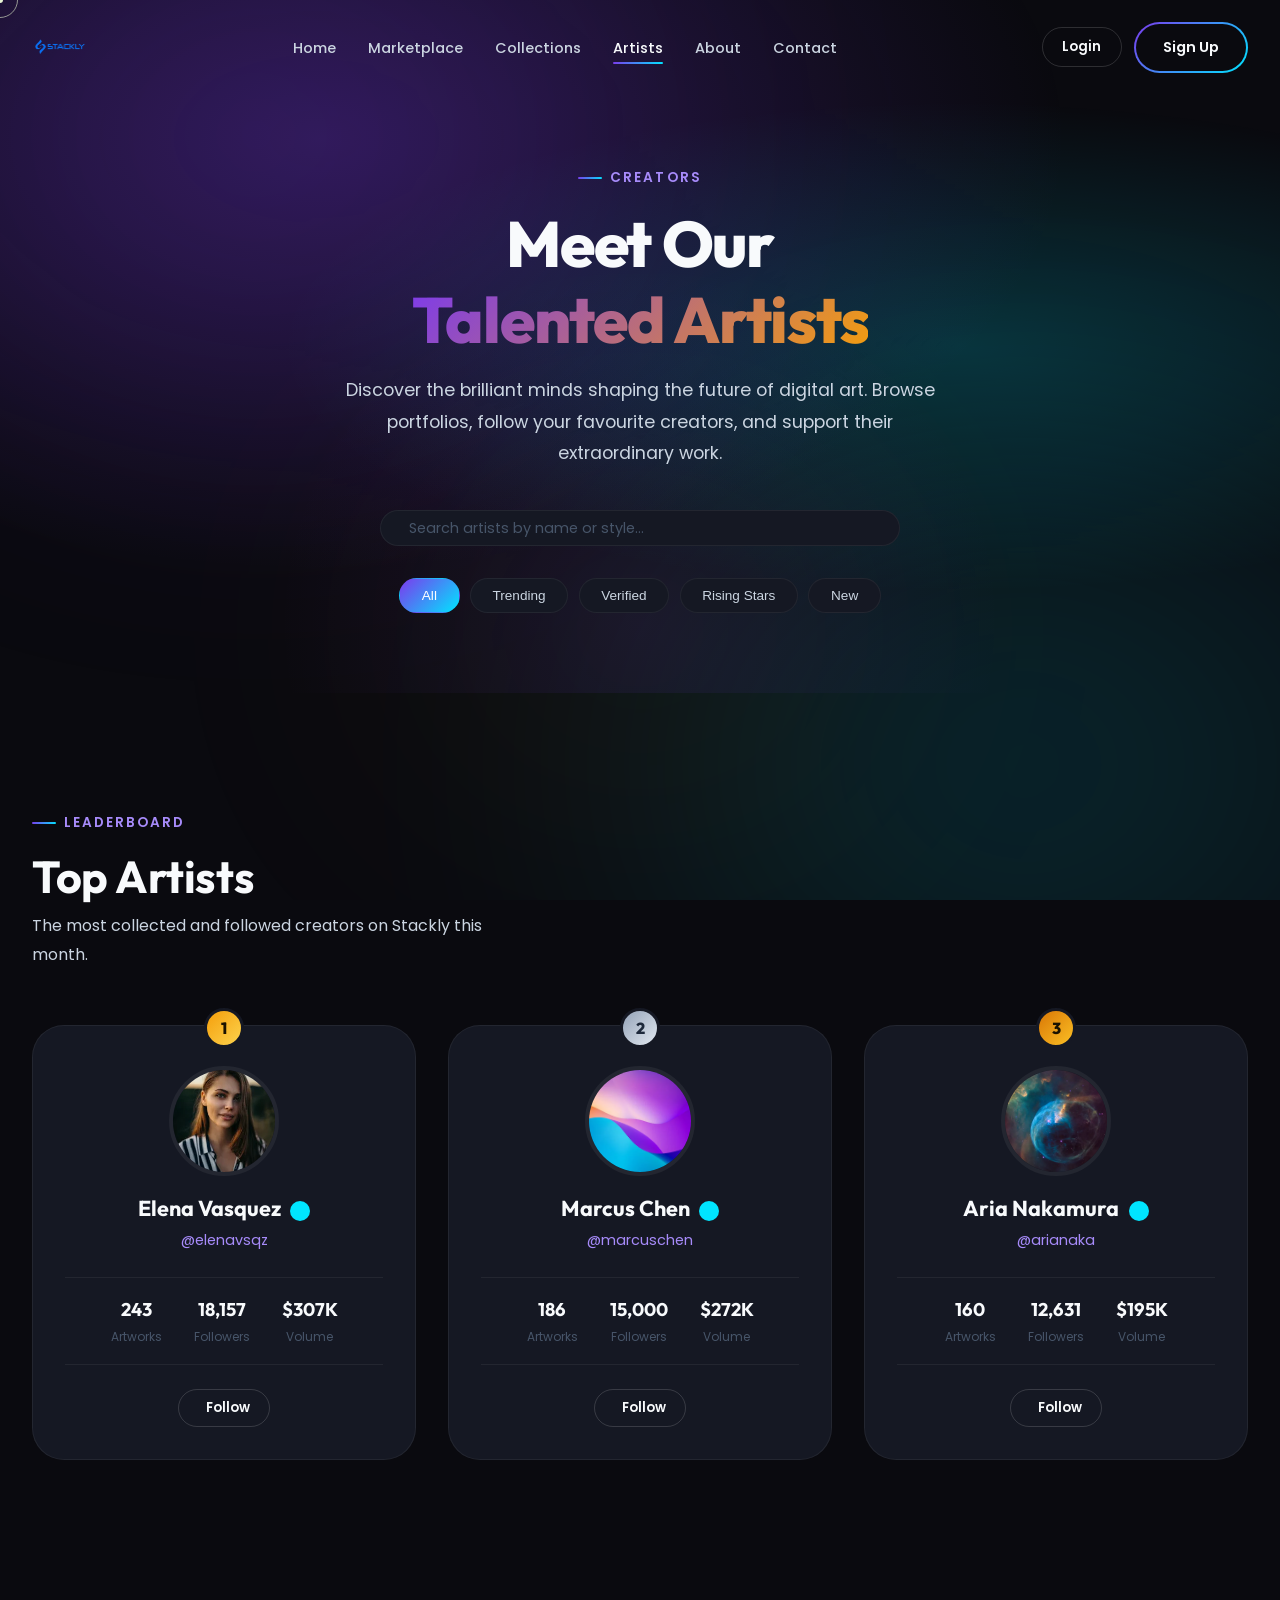
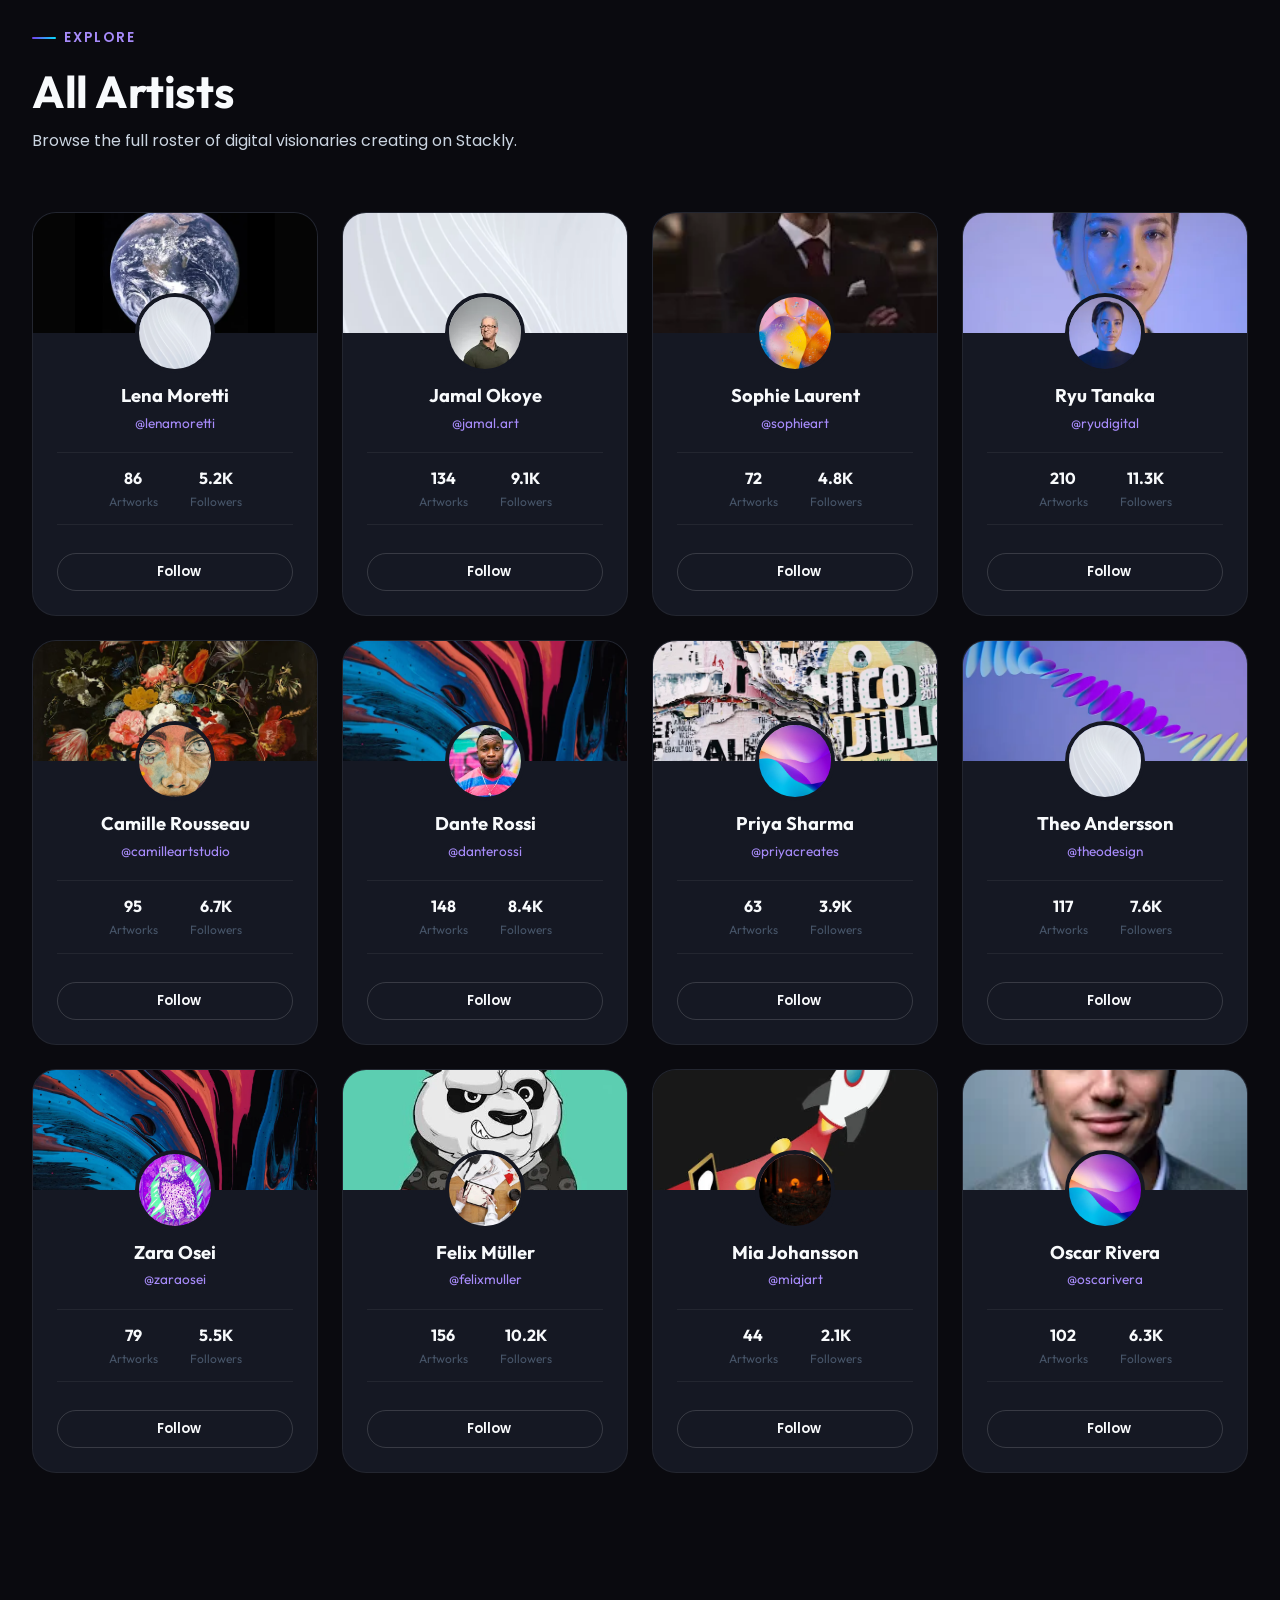
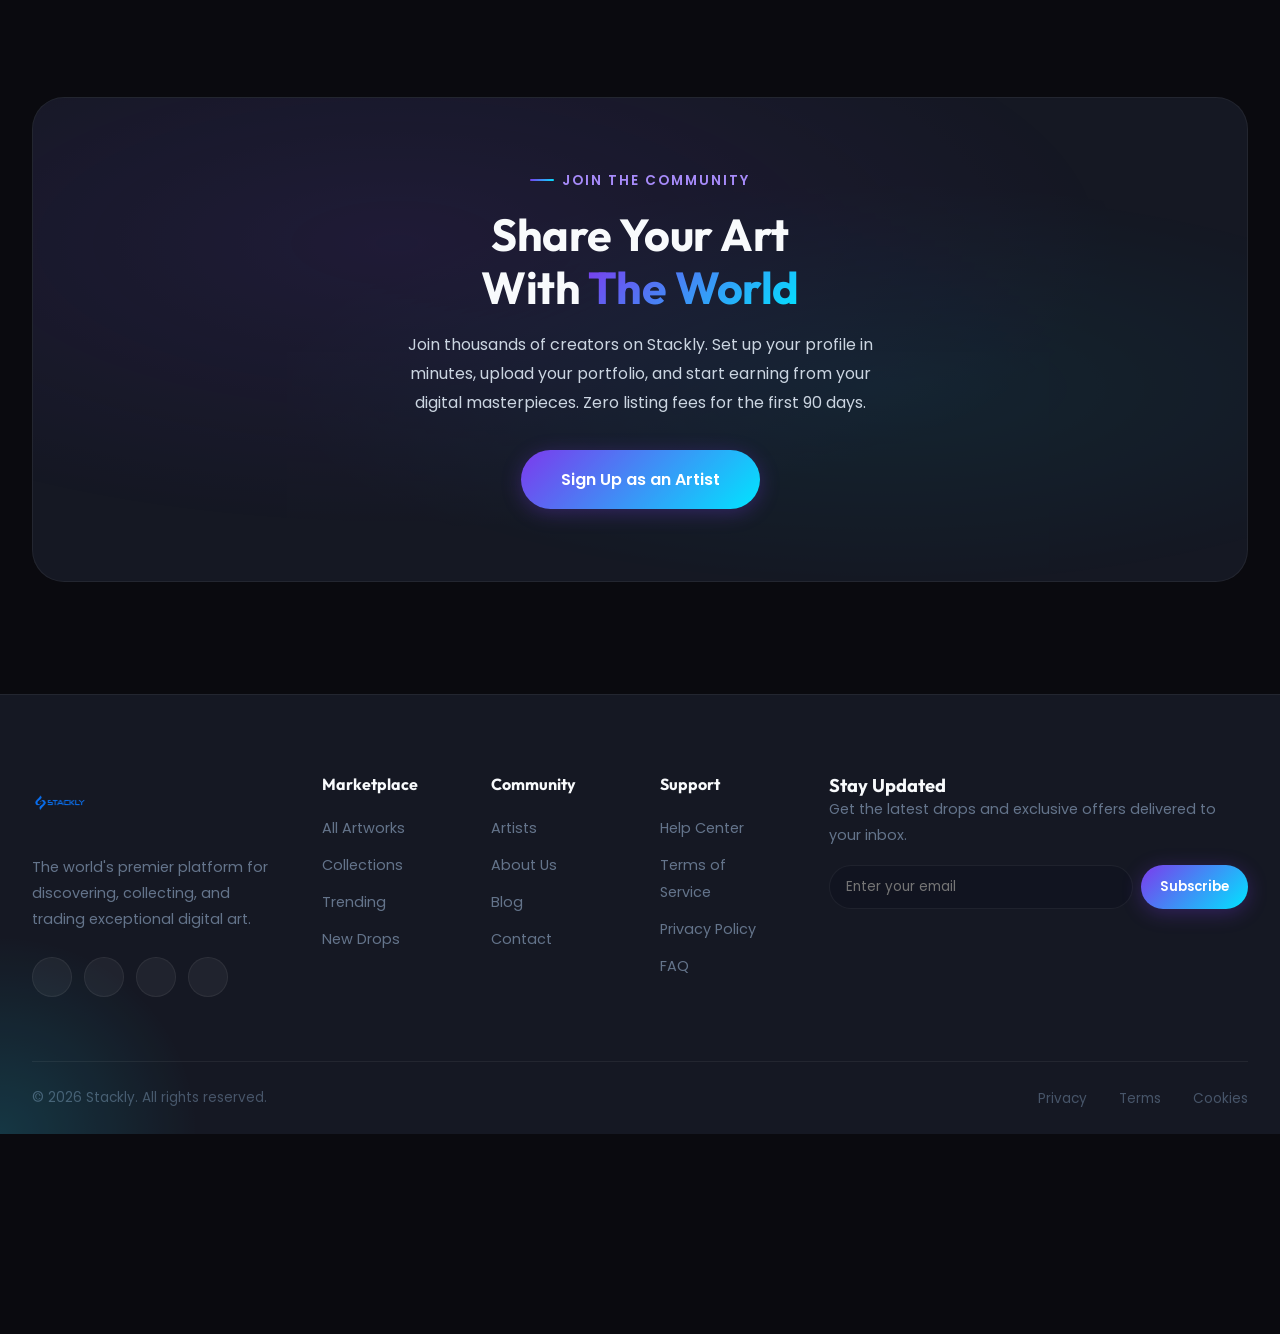
<file: artists.html>
<!DOCTYPE html>
<html lang="en">
<head>
    <meta charset="UTF-8">
    <meta name="viewport" content="width=device-width, initial-scale=1.0">
    <title>Artists — Stackly Digital Art Marketplace</title>
    <link rel="stylesheet" href="https://unicons.iconscout.com/release/v4.0.0/css/line.css">
    <link rel="stylesheet" href="css/styles.css">
    <style>
        /* ── Hero Gradient Override ── */
        .artists-hero .hero-bg::before {
            background: radial-gradient(ellipse at 25% 20%, rgba(124,58,237,0.28) 0%, transparent 55%),
                        radial-gradient(ellipse at 75% 50%, rgba(0,229,255,0.18) 0%, transparent 50%),
                        radial-gradient(ellipse at 50% 90%, rgba(124,58,237,0.1) 0%, transparent 40%);
        }

        /* ── Hero Extras ── */
        .hero-search-wrap {
            max-width: 520px;
            margin: 2.5rem auto 0;
        }
        .hero-filter-pills {
            display: flex;
            justify-content: center;
            flex-wrap: wrap;
            gap: 0.65rem;
            margin-top: 2rem;
        }
        .hero-filter-pills .category-pill {
            font-size: 0.85rem;
            padding: 0.55rem 1.35rem;
        }

        /* ── Leaderboard Featured Cards ── */
        .featured-artist-card {
            background: var(--bg-card);
            border: 1px solid var(--glass-border);
            border-radius: var(--radius-xl);
            padding: 2.5rem 2rem 2rem;
            text-align: center;
            position: relative;
            transition: all 0.45s var(--ease-out);
            overflow: visible;
        }
        .featured-artist-card:hover {
            border-color: var(--accent-violet);
            transform: translateY(-8px);
            box-shadow: var(--shadow-glow-violet);
        }
        .featured-rank {
            position: absolute;
            top: -18px;
            left: 50%;
            transform: translateX(-50%);
            width: 40px;
            height: 40px;
            border-radius: 50%;
            display: flex;
            align-items: center;
            justify-content: center;
            font-weight: 800;
            font-size: 1rem;
            z-index: 3;
            border: 3px solid var(--bg-card);
        }
        .featured-rank.gold {
            background: linear-gradient(135deg, #F59E0B, #FCD34D);
            color: #1a1200;
        }
        .featured-rank.silver {
            background: linear-gradient(135deg, #94A3B8, #E2E8F0);
            color: #1e293b;
        }
        .featured-rank.bronze {
            background: linear-gradient(135deg, #D97706, #FBBF24);
            color: #1a1200;
        }
        .featured-avatar {
            width: 110px;
            height: 110px;
            border-radius: 50%;
            object-fit: cover;
            border: 4px solid var(--glass-border);
            margin: 0 auto 1.25rem;
            transition: border-color 0.3s;
        }
        .featured-artist-card:hover .featured-avatar {
            border-color: var(--accent-violet);
        }
        .featured-artist-card h3 {
            font-size: 1.35rem;
            margin-bottom: 0.2rem;
        }
        .featured-artist-card .handle {
            color: var(--accent-violet-light);
            font-size: 0.9rem;
            font-family: var(--font-secondary);
        }
        .featured-stats {
            display: flex;
            justify-content: center;
            gap: 2rem;
            margin: 1.5rem 0;
            padding: 1rem 0;
            border-top: 1px solid var(--glass-border);
            border-bottom: 1px solid var(--glass-border);
        }
        .featured-stat span {
            display: block;
        }
        .featured-stat .value {
            font-weight: 700;
            font-size: 1.15rem;
            color: var(--text-main);
        }
        .featured-stat .label {
            font-size: 0.75rem;
            color: var(--text-dim);
            font-family: var(--font-secondary);
            margin-top: 0.15rem;
        }

        /* ── Artist Grid Item (wrapping artist-card) ── */
        .artist-card-item {
            display: flex;
            flex-direction: column;
        }
        .artist-card-item .artist-card {
            flex: 1;
        }
        .artist-card-item .follow-btn {
            margin-top: 0.75rem;
            width: 100%;
        }

        /* ── Follow Button Shared ── */
        .follow-btn {
            transition: all 0.3s var(--ease-out);
        }
        .follow-btn:hover {
            background: var(--accent-violet) !important;
            border-color: var(--accent-violet) !important;
            color: #fff !important;
        }

        /* ── Section Spacing ── */
        .leaderboard-section {
            padding-bottom: 3rem;
        }

        /* ── Verified icon ── */
        .verified-icon {
            display: inline-flex;
            align-items: center;
            justify-content: center;
            width: 20px;
            height: 20px;
            border-radius: 50%;
            background: var(--accent-cyan);
            color: var(--bg-dark);
            font-size: 0.65rem;
            margin-left: 0.35rem;
            vertical-align: middle;
        }
    </style>
    <link rel="stylesheet" href="css/animations.css">
</head>
<body>

    <!-- ══════ LOADING SCREEN ══════ -->
    <div id="premium-loader">
        <canvas id="loader-canvas"></canvas>
        <div class="loader-content">
            <div class="loader-logo-container">
                <div class="loader-ring"></div>
                <img src="lo.webp" alt="Loading" class="loader-logo-img">
            </div>
            <div class="loader-text-container">
                <span id="loader-text"></span><span class="loader-cursor"></span>
            </div>
        </div>
        <div class="loader-progress-container">
            <div class="loader-progress-bar" id="loader-progress"></div>
        </div>
    </div>

    <!-- ══════ AURORA BACKGROUND ══════ -->
    <div class="aurora-bg"><div class="glow-3"></div></div>

    <!-- ══════ HEADER ══════ -->
    <header>
        <div class="container nav-container">
            <a href="index.html" class="logo"><img src="lo.webp" alt="Stackly"></a>
            <ul class="nav-links">
                <li><a href="index.html">Home</a></li>
                <li><a href="marketplace.html">Marketplace</a></li>
                <li><a href="collections.html">Collections</a></li>
                <li><a href="artists.html" class="active">Artists</a></li>
                <li><a href="about.html">About</a></li>
                <li><a href="contact.html">Contact</a></li>
            <li class="mobile-login-btn"><a href="login.html" class="btn btn-primary" style="display:block;text-align:center;">Login</a></li>
            </ul>
            <div class="nav-actions">
                <a href="login.html" class="btn btn-outline btn-sm magnetic-btn">Login</a>
                <a href="signup.html" class="btn btn-gradient-border magnetic-btn"><span>Sign Up</span></a>
                <button class="hamburger" aria-label="Menu"><span></span><span></span><span></span></button>
            </div>
        </div>
    </header>

    <!-- ══════════════════════════════════════════════
         HERO SECTION — Artists
         ══════════════════════════════════════════════ -->
    <section class="page-hero artists-hero">
        <div class="hero-bg"></div>
        <div class="container" style="text-align:center;">
            <div class="reveal">
                <span class="section-label">CREATORS</span>
                <h1>Meet Our<br><span class="text-gradient-warm">Talented Artists</span></h1>
                <p style="max-width:600px; margin:1rem auto 0; font-size:1.1rem;">
                    Discover the brilliant minds shaping the future of digital art. Browse portfolios, follow your favourite creators, and support their extraordinary work.
                </p>
            </div>

            <div class="hero-search-wrap reveal">
                <div class="search-bar" style="max-width:520px; margin:0 auto;">
                    <i class="uil uil-search"></i>
                    <input type="text" id="artist-search" placeholder="Search artists by name or style...">
                </div>
            </div>

            <div class="hero-filter-pills reveal">
                <button class="category-pill active">All</button>
                <button class="category-pill">Trending</button>
                <button class="category-pill">Verified</button>
                <button class="category-pill">Rising Stars</button>
                <button class="category-pill">New</button>
            </div>
        </div>
    </section>

    <!-- ══════════════════════════════════════════════
         TOP ARTISTS LEADERBOARD
         ══════════════════════════════════════════════ -->
    <section class="leaderboard-section">
        <div class="container">
            <div class="section-header reveal">
                <div>
                    <span class="section-label">LEADERBOARD</span>
                    <h2>Top Artists</h2>
                    <p>The most collected and followed creators on Stackly this month.</p>
                </div>
            </div>

            <div class="grid-3">
                <!-- #1 — Gold -->
                <div class="featured-artist-card reveal-scale" style="transition-delay:0.05s;">
                    <div class="featured-rank gold">1</div>
                    <img loading="lazy" src="IMAGE/camile.webp" alt="Elena Vasquez" class="featured-avatar">
                    <h3>Elena Vasquez <span class="verified-icon"><i class="uil uil-check"></i></span></h3>
                    <span class="handle text-violet">@elenavsqz</span>
                    <div class="featured-stats">
                        <div class="featured-stat">
                            <span class="value" data-count="247">0</span>
                            <span class="label">Artworks</span>
                        </div>
                        <div class="featured-stat">
                            <span class="value" data-count="18400" data-suffix="">0</span>
                            <span class="label">Followers</span>
                        </div>
                        <div class="featured-stat">
                            <span class="value" data-count="312" data-prefix="$" data-suffix="K">0</span>
                            <span class="label">Volume</span>
                        </div>
                    </div>
                    <button class="btn btn-outline btn-sm follow-btn"><i class="uil uil-plus"></i> Follow</button>
                </div>

                <!-- #2 — Silver -->
                <div class="featured-artist-card reveal-scale" style="transition-delay:0.15s;">
                    <div class="featured-rank silver">2</div>
                    <img loading="lazy" src="IMAGE/chromatic pulse.webp" alt="Marcus Chen" class="featured-avatar">
                    <h3>Marcus Chen <span class="verified-icon"><i class="uil uil-check"></i></span></h3>
                    <span class="handle text-violet">@marcuschen</span>
                    <div class="featured-stats">
                        <div class="featured-stat">
                            <span class="value" data-count="189">0</span>
                            <span class="label">Artworks</span>
                        </div>
                        <div class="featured-stat">
                            <span class="value" data-count="15200" data-suffix="">0</span>
                            <span class="label">Followers</span>
                        </div>
                        <div class="featured-stat">
                            <span class="value" data-count="276" data-prefix="$" data-suffix="K">0</span>
                            <span class="label">Volume</span>
                        </div>
                    </div>
                    <button class="btn btn-outline btn-sm follow-btn"><i class="uil uil-plus"></i> Follow</button>
                </div>

                <!-- #3 — Bronze -->
                <div class="featured-artist-card reveal-scale" style="transition-delay:0.25s;">
                    <div class="featured-rank bronze">3</div>
                    <img loading="lazy" src="IMAGE/cosmic art.webp" alt="Aria Nakamura" class="featured-avatar">
                    <h3>Aria Nakamura <span class="verified-icon"><i class="uil uil-check"></i></span></h3>
                    <span class="handle text-violet">@arianaka</span>
                    <div class="featured-stats">
                        <div class="featured-stat">
                            <span class="value" data-count="163">0</span>
                            <span class="label">Artworks</span>
                        </div>
                        <div class="featured-stat">
                            <span class="value" data-count="12800" data-suffix="">0</span>
                            <span class="label">Followers</span>
                        </div>
                        <div class="featured-stat">
                            <span class="value" data-count="198" data-prefix="$" data-suffix="K">0</span>
                            <span class="label">Volume</span>
                        </div>
                    </div>
                    <button class="btn btn-outline btn-sm follow-btn"><i class="uil uil-plus"></i> Follow</button>
                </div>
            </div>
        </div>
    </section>

    <!-- ══════════════════════════════════════════════
         ALL ARTISTS GRID
         ══════════════════════════════════════════════ -->
    <section>
        <div class="container">
            <div class="section-header reveal">
                <div>
                    <span class="section-label">EXPLORE</span>
                    <h2>All Artists</h2>
                    <p>Browse the full roster of digital visionaries creating on Stackly.</p>
                </div>
            </div>

            <div class="grid-4 stagger">

                <!-- Artist 1 -->
                <div class="artist-card-item" data-name="Lena Moretti">
                    <div class="artist-card">
                        <div class="artist-card-cover">
                            <img loading="lazy" src="IMAGE/cosmic visiions.webp" alt="Cover">
                        </div>
                        <img loading="lazy" src="IMAGE/cyber.webp" alt="Lena Moretti" class="artist-card-avatar">
                        <div class="artist-card-body">
                            <h4>Lena Moretti</h4>
                            <span class="handle text-violet">@lenamoretti</span>
                            <div class="artist-card-stats">
                                <div class="artist-card-stat">
                                    <span class="value">86</span>
                                    <span class="label">Artworks</span>
                                </div>
                                <div class="artist-card-stat">
                                    <span class="value">5.2K</span>
                                    <span class="label">Followers</span>
                                </div>
                            </div>
                            <button class="btn btn-outline btn-sm follow-btn" style="width:100%;"><i class="uil uil-plus"></i> Follow</button>
                        </div>
                    </div>
                </div>

                <!-- Artist 2 -->
                <div class="artist-card-item" data-name="Jamal Okoye">
                    <div class="artist-card">
                        <div class="artist-card-cover">
                            <img loading="lazy" src="IMAGE/dante cover.webp" alt="Cover">
                        </div>
                        <img loading="lazy" src="IMAGE/dante.webp" alt="Jamal Okoye" class="artist-card-avatar">
                        <div class="artist-card-body">
                            <h4>Jamal Okoye</h4>
                            <span class="handle text-violet">@jamal.art</span>
                            <div class="artist-card-stats">
                                <div class="artist-card-stat">
                                    <span class="value">134</span>
                                    <span class="label">Artworks</span>
                                </div>
                                <div class="artist-card-stat">
                                    <span class="value">9.1K</span>
                                    <span class="label">Followers</span>
                                </div>
                            </div>
                            <button class="btn btn-outline btn-sm follow-btn" style="width:100%;"><i class="uil uil-plus"></i> Follow</button>
                        </div>
                    </div>
                </div>

                <!-- Artist 3 -->
                <div class="artist-card-item" data-name="Sophie Laurent">
                    <div class="artist-card">
                        <div class="artist-card-cover">
                            <img loading="lazy" src="IMAGE/david.webp" alt="Cover">
                        </div>
                        <img loading="lazy" src="IMAGE/digital harmony.webp" alt="Sophie Laurent" class="artist-card-avatar">
                        <div class="artist-card-body">
                            <h4>Sophie Laurent</h4>
                            <span class="handle text-violet">@sophieart</span>
                            <div class="artist-card-stats">
                                <div class="artist-card-stat">
                                    <span class="value">72</span>
                                    <span class="label">Artworks</span>
                                </div>
                                <div class="artist-card-stat">
                                    <span class="value">4.8K</span>
                                    <span class="label">Followers</span>
                                </div>
                            </div>
                            <button class="btn btn-outline btn-sm follow-btn" style="width:100%;"><i class="uil uil-plus"></i> Follow</button>
                        </div>
                    </div>
                </div>

                <!-- Artist 4 -->
                <div class="artist-card-item" data-name="Ryu Tanaka">
                    <div class="artist-card">
                        <div class="artist-card-cover">
                            <img loading="lazy" src="IMAGE/elena.webp" alt="Cover">
                        </div>
                        <img loading="lazy" src="IMAGE/emma watson.webp" alt="Ryu Tanaka" class="artist-card-avatar">
                        <div class="artist-card-body">
                            <h4>Ryu Tanaka</h4>
                            <span class="handle text-violet">@ryudigital</span>
                            <div class="artist-card-stats">
                                <div class="artist-card-stat">
                                    <span class="value">210</span>
                                    <span class="label">Artworks</span>
                                </div>
                                <div class="artist-card-stat">
                                    <span class="value">11.3K</span>
                                    <span class="label">Followers</span>
                                </div>
                            </div>
                            <button class="btn btn-outline btn-sm follow-btn" style="width:100%;"><i class="uil uil-plus"></i> Follow</button>
                        </div>
                    </div>
                </div>

                <!-- Artist 5 -->
                <div class="artist-card-item" data-name="Camille Rousseau">
                    <div class="artist-card">
                        <div class="artist-card-cover">
                            <img loading="lazy" src="IMAGE/etheral bloom.webp" alt="Cover">
                        </div>
                        <img loading="lazy" src="IMAGE/ethereal portraits.webp" alt="Camille Rousseau" class="artist-card-avatar">
                        <div class="artist-card-body">
                            <h4>Camille Rousseau</h4>
                            <span class="handle text-violet">@camilleartstudio</span>
                            <div class="artist-card-stats">
                                <div class="artist-card-stat">
                                    <span class="value">95</span>
                                    <span class="label">Artworks</span>
                                </div>
                                <div class="artist-card-stat">
                                    <span class="value">6.7K</span>
                                    <span class="label">Followers</span>
                                </div>
                            </div>
                            <button class="btn btn-outline btn-sm follow-btn" style="width:100%;"><i class="uil uil-plus"></i> Follow</button>
                        </div>
                    </div>
                </div>

                <!-- Artist 6 -->
                <div class="artist-card-item" data-name="Dante Rossi">
                    <div class="artist-card">
                        <div class="artist-card-cover">
                            <img loading="lazy" src="IMAGE/felix cover.webp" alt="Cover">
                        </div>
                        <img loading="lazy" src="IMAGE/felix.webp" alt="Dante Rossi" class="artist-card-avatar">
                        <div class="artist-card-body">
                            <h4>Dante Rossi</h4>
                            <span class="handle text-violet">@danterossi</span>
                            <div class="artist-card-stats">
                                <div class="artist-card-stat">
                                    <span class="value">148</span>
                                    <span class="label">Artworks</span>
                                </div>
                                <div class="artist-card-stat">
                                    <span class="value">8.4K</span>
                                    <span class="label">Followers</span>
                                </div>
                            </div>
                            <button class="btn btn-outline btn-sm follow-btn" style="width:100%;"><i class="uil uil-plus"></i> Follow</button>
                        </div>
                    </div>
                </div>

                <!-- Artist 7 -->
                <div class="artist-card-item" data-name="Priya Sharma">
                    <div class="artist-card">
                        <div class="artist-card-cover">
                            <img loading="lazy" src="IMAGE/flora digitalis.webp" alt="Cover">
                        </div>
                        <img loading="lazy" src="IMAGE/fractured dimensions.webp" alt="Priya Sharma" class="artist-card-avatar">
                        <div class="artist-card-body">
                            <h4>Priya Sharma</h4>
                            <span class="handle text-violet">@priyacreates</span>
                            <div class="artist-card-stats">
                                <div class="artist-card-stat">
                                    <span class="value">63</span>
                                    <span class="label">Artworks</span>
                                </div>
                                <div class="artist-card-stat">
                                    <span class="value">3.9K</span>
                                    <span class="label">Followers</span>
                                </div>
                            </div>
                            <button class="btn btn-outline btn-sm follow-btn" style="width:100%;"><i class="uil uil-plus"></i> Follow</button>
                        </div>
                    </div>
                </div>

                <!-- Artist 8 -->
                <div class="artist-card-item" data-name="Theo Andersson">
                    <div class="artist-card">
                        <div class="artist-card-cover">
                            <img loading="lazy" src="IMAGE/future worlds.webp" alt="Cover">
                        </div>
                        <img loading="lazy" src="IMAGE/glith manifesto.webp" alt="Theo Andersson" class="artist-card-avatar">
                        <div class="artist-card-body">
                            <h4>Theo Andersson</h4>
                            <span class="handle text-violet">@theodesign</span>
                            <div class="artist-card-stats">
                                <div class="artist-card-stat">
                                    <span class="value">117</span>
                                    <span class="label">Artworks</span>
                                </div>
                                <div class="artist-card-stat">
                                    <span class="value">7.6K</span>
                                    <span class="label">Followers</span>
                                </div>
                            </div>
                            <button class="btn btn-outline btn-sm follow-btn" style="width:100%;"><i class="uil uil-plus"></i> Follow</button>
                        </div>
                    </div>
                </div>

                <!-- Artist 9 -->
                <div class="artist-card-item" data-name="Zara Osei">
                    <div class="artist-card">
                        <div class="artist-card-cover">
                            <img loading="lazy" src="IMAGE/hero1.webp" alt="Cover">
                        </div>
                        <img loading="lazy" src="IMAGE/images (1).webp" alt="Zara Osei" class="artist-card-avatar">
                        <div class="artist-card-body">
                            <h4>Zara Osei</h4>
                            <span class="handle text-violet">@zaraosei</span>
                            <div class="artist-card-stats">
                                <div class="artist-card-stat">
                                    <span class="value">79</span>
                                    <span class="label">Artworks</span>
                                </div>
                                <div class="artist-card-stat">
                                    <span class="value">5.5K</span>
                                    <span class="label">Followers</span>
                                </div>
                            </div>
                            <button class="btn btn-outline btn-sm follow-btn" style="width:100%;"><i class="uil uil-plus"></i> Follow</button>
                        </div>
                    </div>
                </div>

                <!-- Artist 10 -->
                <div class="artist-card-item" data-name="Felix Müller">
                    <div class="artist-card">
                        <div class="artist-card-cover">
                            <img loading="lazy" src="IMAGE/images (2).webp" alt="Cover">
                        </div>
                        <img loading="lazy" src="IMAGE/images (3).webp" alt="Felix Müller" class="artist-card-avatar">
                        <div class="artist-card-body">
                            <h4>Felix Müller</h4>
                            <span class="handle text-violet">@felixmuller</span>
                            <div class="artist-card-stats">
                                <div class="artist-card-stat">
                                    <span class="value">156</span>
                                    <span class="label">Artworks</span>
                                </div>
                                <div class="artist-card-stat">
                                    <span class="value">10.2K</span>
                                    <span class="label">Followers</span>
                                </div>
                            </div>
                            <button class="btn btn-outline btn-sm follow-btn" style="width:100%;"><i class="uil uil-plus"></i> Follow</button>
                        </div>
                    </div>
                </div>

                <!-- Artist 11 -->
                <div class="artist-card-item" data-name="Mia Johansson">
                    <div class="artist-card">
                        <div class="artist-card-cover">
                            <img loading="lazy" src="IMAGE/images (4).webp" alt="Cover">
                        </div>
                        <img loading="lazy" src="IMAGE/jamal cover.webp" alt="Mia Johansson" class="artist-card-avatar">
                        <div class="artist-card-body">
                            <h4>Mia Johansson</h4>
                            <span class="handle text-violet">@miajart</span>
                            <div class="artist-card-stats">
                                <div class="artist-card-stat">
                                    <span class="value">44</span>
                                    <span class="label">Artworks</span>
                                </div>
                                <div class="artist-card-stat">
                                    <span class="value">2.1K</span>
                                    <span class="label">Followers</span>
                                </div>
                            </div>
                            <button class="btn btn-outline btn-sm follow-btn" style="width:100%;"><i class="uil uil-plus"></i> Follow</button>
                        </div>
                    </div>
                </div>

                <!-- Artist 12 -->
                <div class="artist-card-item" data-name="Oscar Rivera">
                    <div class="artist-card">
                        <div class="artist-card-cover">
                            <img loading="lazy" src="IMAGE/jamal.webp" alt="Cover">
                        </div>
                        <img loading="lazy" src="IMAGE/lena cover.webp" alt="Oscar Rivera" class="artist-card-avatar">
                        <div class="artist-card-body">
                            <h4>Oscar Rivera</h4>
                            <span class="handle text-violet">@oscarivera</span>
                            <div class="artist-card-stats">
                                <div class="artist-card-stat">
                                    <span class="value">102</span>
                                    <span class="label">Artworks</span>
                                </div>
                                <div class="artist-card-stat">
                                    <span class="value">6.3K</span>
                                    <span class="label">Followers</span>
                                </div>
                            </div>
                            <button class="btn btn-outline btn-sm follow-btn" style="width:100%;"><i class="uil uil-plus"></i> Follow</button>
                        </div>
                    </div>
                </div>

            </div><!-- /grid-4 -->
        </div>
    </section>

    <!-- ══════════════════════════════════════════════
         CTA — BECOME AN ARTIST
         ══════════════════════════════════════════════ -->
    <section>
        <div class="container">
            <div class="cta-banner reveal">
                <span class="section-label">JOIN THE COMMUNITY</span>
                <h2>Share Your Art<br>With <span class="text-gradient">The World</span></h2>
                <p>Join thousands of creators on Stackly. Set up your profile in minutes, upload your portfolio, and start earning from your digital masterpieces. Zero listing fees for the first 90 days.</p>
                <a href="signup.html" class="btn btn-primary btn-lg magnetic-btn"><i class="uil uil-rocket"></i> Sign Up as an Artist</a>
            </div>
        </div>
    </section>

    <!-- ══════════════════════════════════════════════
         FOOTER
         ══════════════════════════════════════════════ -->
    <footer class="site-footer">
        <div class="container">
            <div class="footer-grid">
                <div class="footer-brand">
                    <a href="index.html" class="logo"><img src="lo.webp" alt="Stackly"></a>
                    <p>The world's premier platform for discovering, collecting, and trading exceptional digital art.</p>
                    <div class="footer-social">
                        <a href="404.html"><i class="uil uil-twitter-alt"></i></a>
                        <a href="404.html"><i class="uil uil-instagram"></i></a>
                        <a href="404.html"><i class="uil uil-discord"></i></a>
                        <a href="404.html"><i class="uil uil-youtube"></i></a>
                    </div>
                </div>
                <div class="footer-col">
                    <h4>Marketplace</h4>
                    <ul>
                        <li><a href="marketplace.html">All Artworks</a></li>
                        <li><a href="collections.html">Collections</a></li>
                        <li><a href="404.html">Trending</a></li>
                        <li><a href="404.html">New Drops</a></li>
                    <li class="mobile-login-btn"><a href="login.html" class="btn btn-primary" style="display:block;text-align:center;">Login</a></li>
            </ul>
                </div>
                <div class="footer-col">
                    <h4>Community</h4>
                    <ul>
                        <li><a href="artists.html">Artists</a></li>
                        <li><a href="about.html">About Us</a></li>
                        <li><a href="404.html">Blog</a></li>
                        <li><a href="contact.html">Contact</a></li>
                    <li class="mobile-login-btn"><a href="login.html" class="btn btn-primary" style="display:block;text-align:center;">Login</a></li>
            </ul>
                </div>
                <div class="footer-col">
                    <h4>Support</h4>
                    <ul>
                        <li><a href="404.html">Help Center</a></li>
                        <li><a href="404.html">Terms of Service</a></li>
                        <li><a href="404.html">Privacy Policy</a></li>
                        <li><a href="404.html">FAQ</a></li>
                    <li class="mobile-login-btn"><a href="login.html" class="btn btn-primary" style="display:block;text-align:center;">Login</a></li>
            </ul>
                </div>
                <div class="footer-newsletter">
                    <h4>Stay Updated</h4>
                    <p>Get the latest drops and exclusive offers delivered to your inbox.</p>
                    <form class="newsletter-form">
                        <input type="email" placeholder="Enter your email" required>
                        <button type="submit" class="btn btn-primary btn-sm">Subscribe</button>
                    </form>
                </div>
            </div>
            <div class="footer-bottom">
                <p>&copy; 2026 Stackly. All rights reserved.</p>
                <div class="footer-bottom-links">
                    <a href="404.html">Privacy</a>
                    <a href="404.html">Terms</a>
                    <a href="404.html">Cookies</a>
                </div>
            </div>
        </div>
    </footer>

    <script src="js/main.js"></script>
    <script>
        /* ── Artist Search Filter ── */
        const searchInput = document.getElementById('artist-search');
        if (searchInput) {
            searchInput.addEventListener('input', function () {
                const query = this.value.toLowerCase().trim();
                document.querySelectorAll('.artist-card-item').forEach(card => {
                    const name = (card.getAttribute('data-name') || '').toLowerCase();
                    card.style.display = name.includes(query) ? '' : 'none';
                });
            });
        }

        /* ── Filter Pills ── */
        document.querySelectorAll('.hero-filter-pills .category-pill').forEach(pill => {
            pill.addEventListener('click', () => {
                document.querySelectorAll('.hero-filter-pills .category-pill').forEach(p => p.classList.remove('active'));
                pill.classList.add('active');
            });
        });

        /* ── Follow Button Toggle ── */
        document.querySelectorAll('.follow-btn').forEach(btn => {
            btn.addEventListener('click', function () {
                const isFollowing = this.classList.toggle('following');
                if (isFollowing) {
                    this.innerHTML = '<i class="uil uil-check"></i> Following';
                    this.style.background = 'var(--accent-violet)';
                    this.style.borderColor = 'var(--accent-violet)';
                    this.style.color = '#fff';
                } else {
                    this.innerHTML = '<i class="uil uil-plus"></i> Follow';
                    this.style.background = '';
                    this.style.borderColor = '';
                    this.style.color = '';
                }
            });
        });
    </script>

    <script src="js/animations.js"></script>
</body>
</html>
</file>
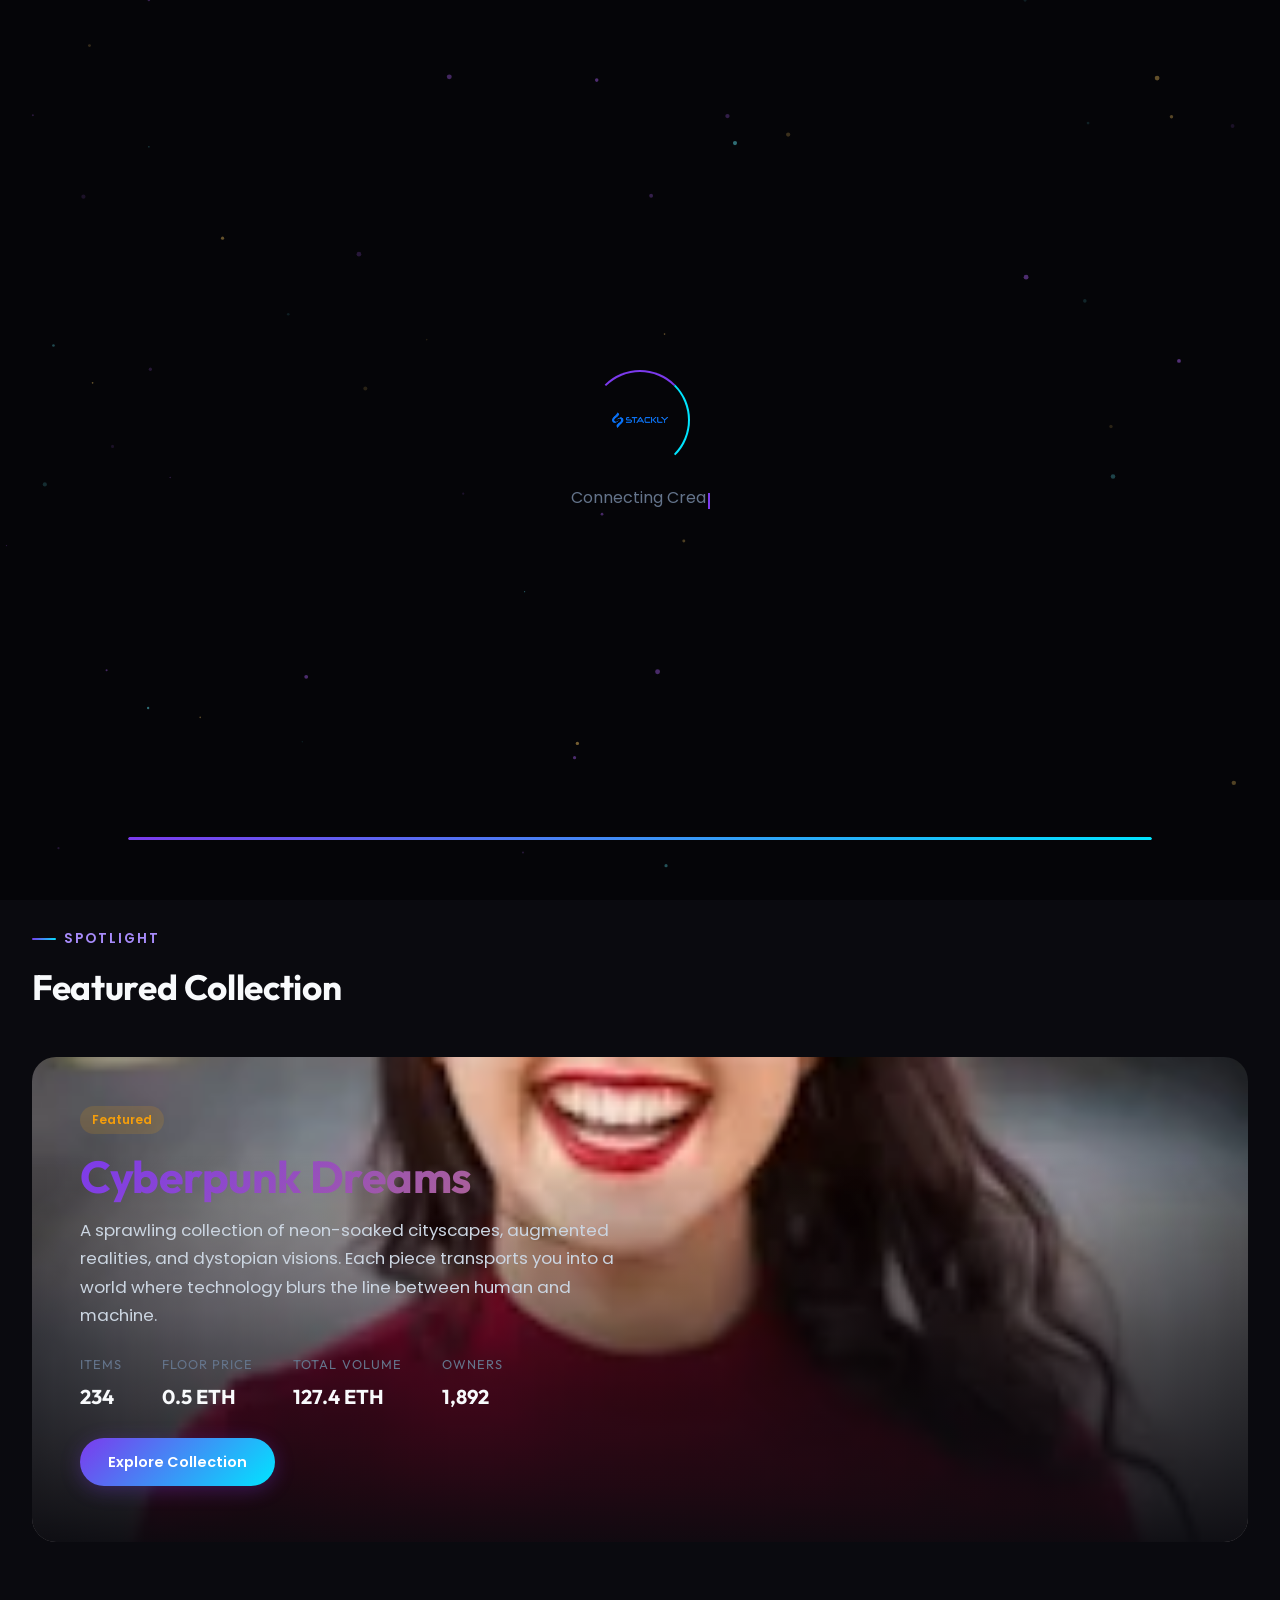
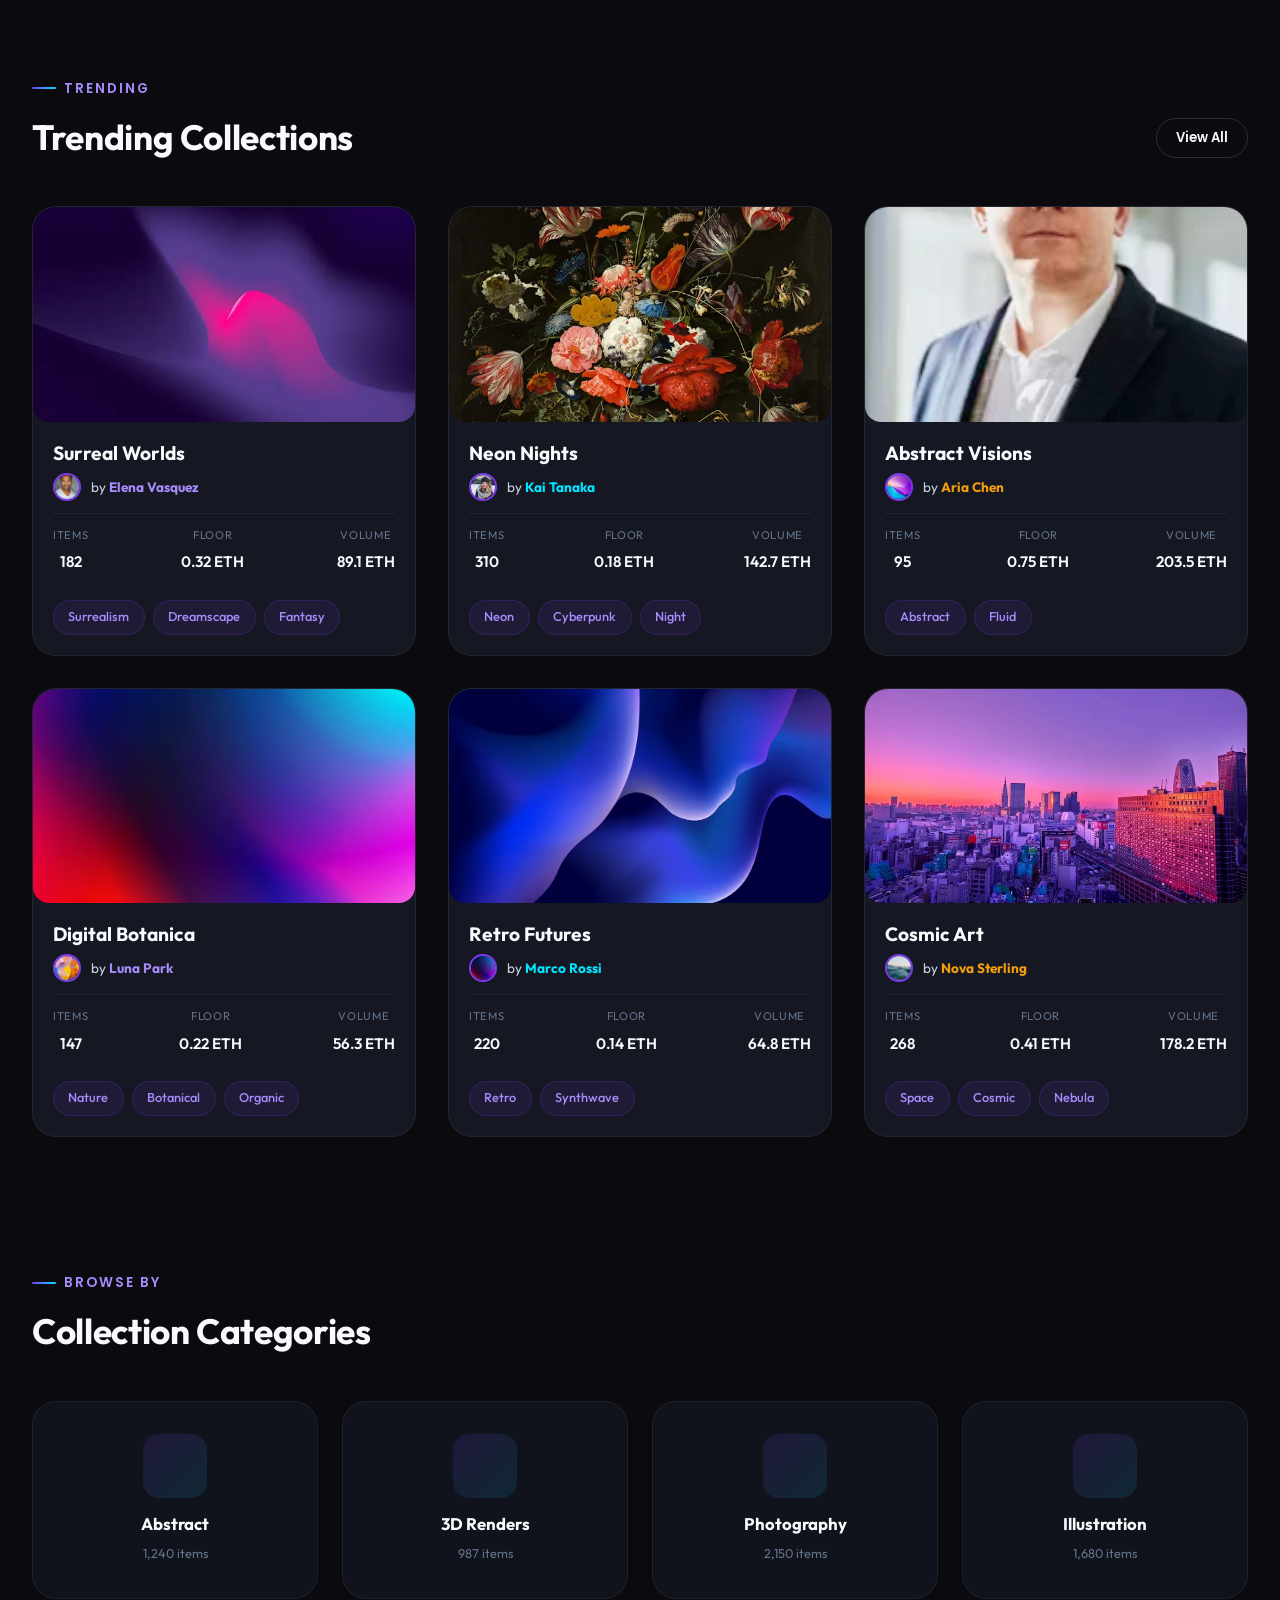
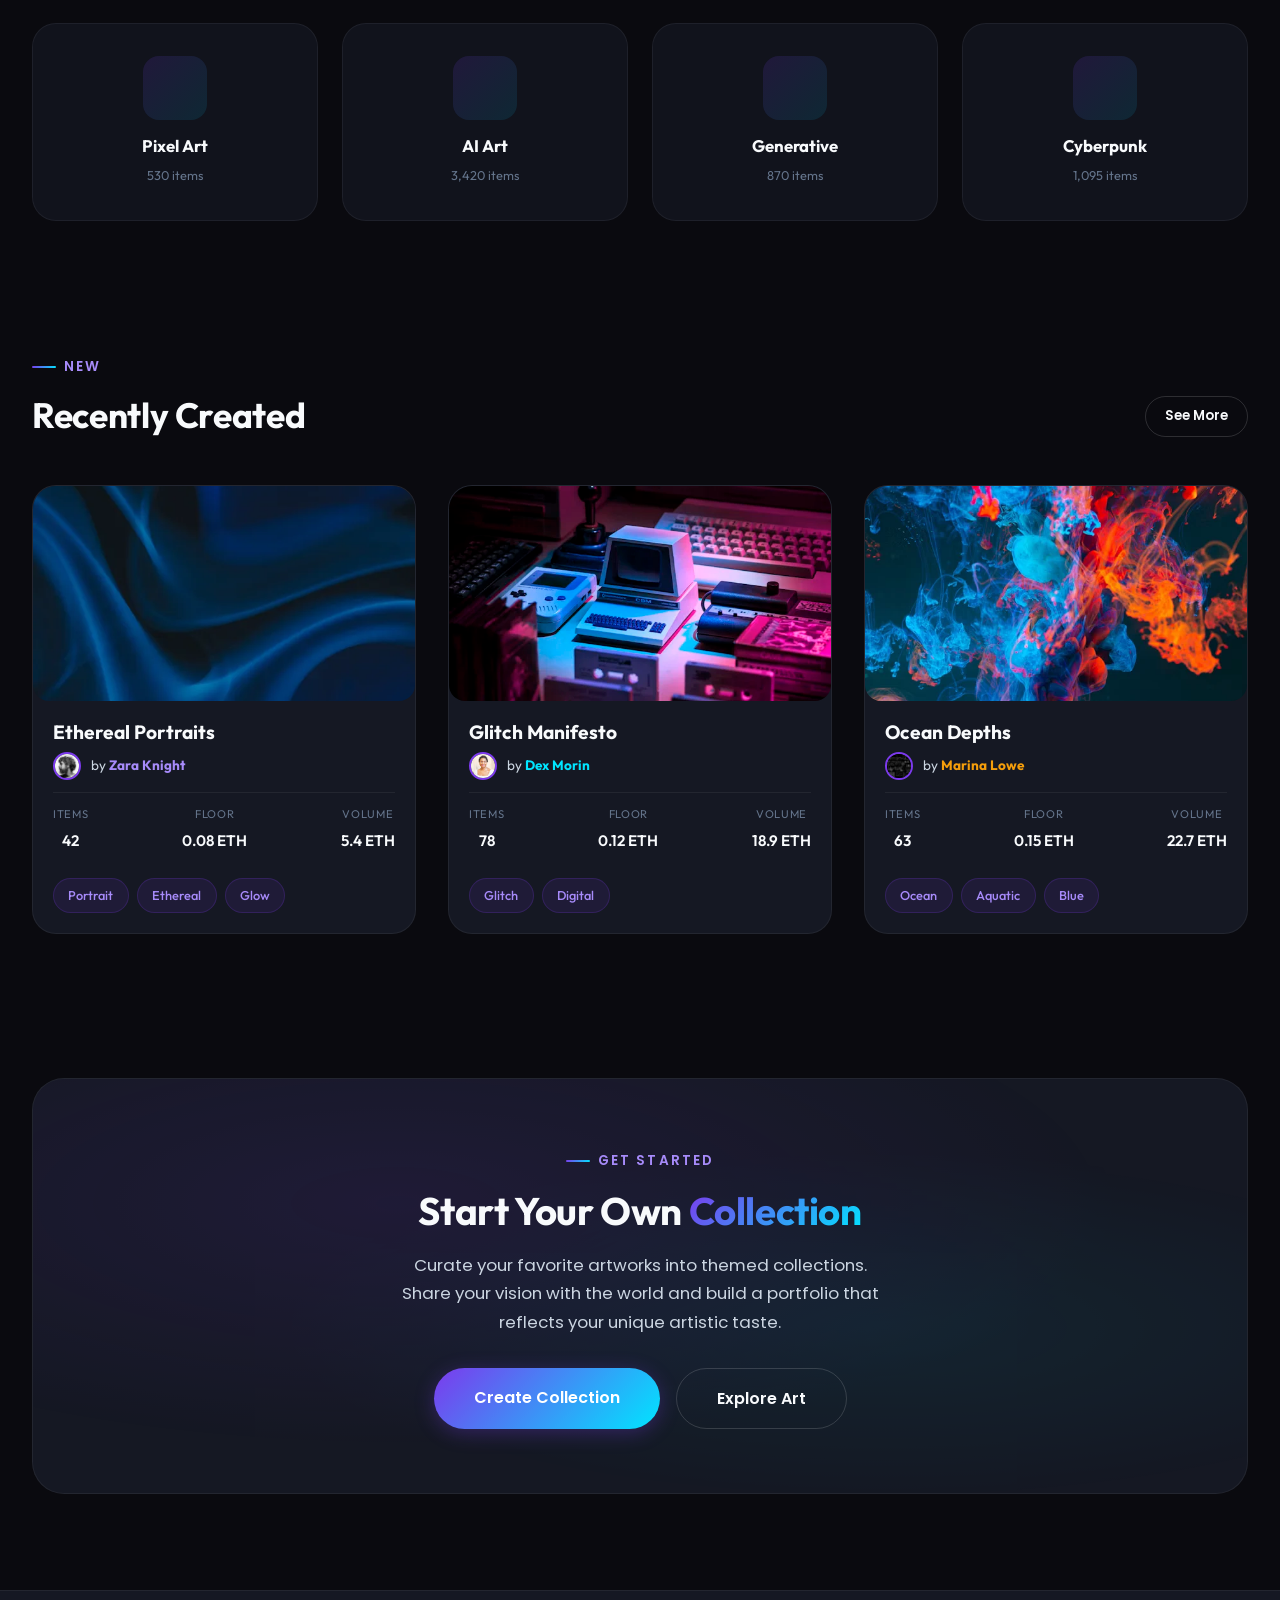
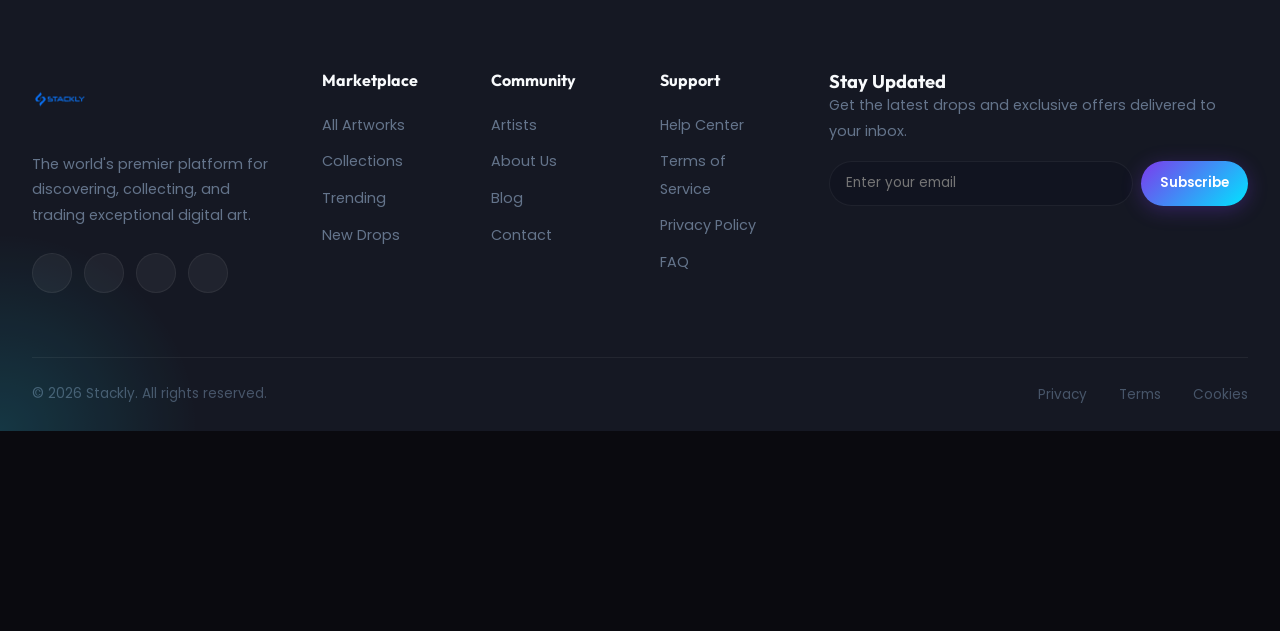
<file: collections.html>
<!DOCTYPE html>
<html lang="en">
<head>
    <meta charset="UTF-8">
    <meta name="viewport" content="width=device-width, initial-scale=1.0">
    <title>Collections | Stackly — Curated Digital Art</title>
    <link rel="stylesheet" href="css/styles.css">
    <link rel="stylesheet" href="https://unicons.iconscout.com/release/v4.0.0/css/line.css">
    <style>
        /* ── Hero amber-tinted gradient ── */
        .collections-hero {
            background: linear-gradient(160deg, rgba(245,158,11,0.12) 0%, rgba(10,10,15,0) 45%, rgba(0,229,255,0.06) 100%);
        }
        .collections-hero .page-hero {
            padding: 11rem 0 5rem;
            text-align: center;
        }
        .collections-hero .hero-actions {
            display: flex;
            gap: 1rem;
            justify-content: center;
            margin-top: 2rem;
            flex-wrap: wrap;
        }

        /* ── Featured Collection Banner ── */
        .featured-banner {
            position: relative;
            min-height: 420px;
            border-radius: var(--radius-lg);
            overflow: hidden;
            display: flex;
            align-items: flex-end;
        }
        .featured-banner-img {
            position: absolute;
            inset: 0;
            width: 100%;
            height: 100%;
            object-fit: cover;
            transition: transform 0.8s ease;
        }
        .featured-banner:hover .featured-banner-img {
            transform: scale(1.03);
        }
        .featured-banner-overlay {
            position: absolute;
            inset: 0;
            background: linear-gradient(to top, rgba(10,10,15,0.95) 0%, rgba(10,10,15,0.55) 40%, transparent 80%);
        }
        .featured-banner-content {
            position: relative;
            z-index: 2;
            padding: 3rem;
            width: 100%;
        }
        .featured-banner-content .badge {
            margin-bottom: 1rem;
        }
        .featured-banner-content h2 {
            font-size: 2.8rem;
            margin-bottom: 0.75rem;
        }
        .featured-banner-content p {
            max-width: 560px;
            color: var(--text-secondary);
            margin-bottom: 1.5rem;
            font-size: 1.05rem;
            line-height: 1.7;
        }
        .featured-stats {
            display: flex;
            gap: 2.5rem;
            margin-bottom: 1.5rem;
            flex-wrap: wrap;
        }
        .featured-stat span:first-child {
            display: block;
            font-size: 0.8rem;
            text-transform: uppercase;
            letter-spacing: 0.08em;
            color: var(--text-muted);
            margin-bottom: 0.25rem;
        }
        .featured-stat span:last-child {
            font-size: 1.25rem;
            font-weight: 700;
            color: var(--text-primary);
        }

        /* ── Collection Cards ── */
        .collection-cover {
            position: relative;
            aspect-ratio: 16/9;
            overflow: hidden;
            border-radius: var(--radius-md);
        }
        .collection-cover img {
            width: 100%;
            height: 100%;
            object-fit: cover;
            transition: transform 0.5s ease;
        }
        .card:hover .collection-cover img {
            transform: scale(1.08);
        }
        .collection-meta {
            display: flex;
            align-items: center;
            gap: 0.6rem;
            margin-bottom: 0.75rem;
        }
        .collection-meta img {
            width: 28px;
            height: 28px;
            border-radius: 50%;
            object-fit: cover;
            border: 2px solid var(--accent-violet);
        }
        .collection-meta span {
            font-size: 0.85rem;
            color: var(--text-secondary);
        }
        .collection-stats-row {
            display: flex;
            justify-content: space-between;
            padding: 0.75rem 0;
            border-top: 1px solid var(--glass-border);
            margin-top: 0.75rem;
        }
        .collection-stat-item {
            text-align: center;
        }
        .collection-stat-item .label {
            display: block;
            font-size: 0.7rem;
            text-transform: uppercase;
            letter-spacing: 0.06em;
            color: var(--text-muted);
            margin-bottom: 0.2rem;
        }
        .collection-stat-item .value {
            font-size: 0.95rem;
            font-weight: 600;
            color: var(--text-primary);
        }

        /* ── Category Cards ── */
        .category-card {
            text-align: center;
            padding: 2rem 1.5rem;
            border-radius: var(--radius-lg);
            transition: var(--transition-normal);
            cursor: pointer;
        }
        .category-card:hover {
            transform: translateY(-6px);
            border-color: var(--accent-violet);
        }
        .category-icon {
            width: 64px;
            height: 64px;
            border-radius: var(--radius-md);
            background: linear-gradient(135deg, rgba(124,58,237,0.15), rgba(0,229,255,0.1));
            display: inline-flex;
            align-items: center;
            justify-content: center;
            margin-bottom: 1rem;
            font-size: 1.6rem;
            color: var(--accent-cyan);
            transition: var(--transition-fast);
        }
        .category-card:hover .category-icon {
            background: linear-gradient(135deg, var(--accent-violet), var(--accent-cyan));
            color: #fff;
        }
        .category-card h4 {
            font-size: 1.05rem;
            margin-bottom: 0.3rem;
        }
        .category-card .count {
            font-size: 0.8rem;
            color: var(--text-muted);
        }

        /* ── Section header ── */
        .section-head {
            display: flex;
            justify-content: space-between;
            align-items: flex-end;
            margin-bottom: 3rem;
            flex-wrap: wrap;
            gap: 1rem;
        }
        .section-head h2 {
            font-size: 2.2rem;
        }

        /* ── Responsive ── */
        @media (max-width: 768px) {
            .collections-hero .page-hero { padding: 8rem 0 3rem; }
            .featured-banner { min-height: 320px; }
            .featured-banner-content h2 { font-size: 1.8rem; }
            .featured-stats { gap: 1.5rem; }
            .grid-4 { grid-template-columns: repeat(2, 1fr); }
        }
        @media (max-width: 480px) {
            .grid-4 { grid-template-columns: 1fr; }
            .hero-actions { flex-direction: column; align-items: center; }
        }
    </style>
    <link rel="stylesheet" href="css/animations.css">
</head>
<body>

    <!-- ═══════ Loading Screen ═══════ -->
    <div id="premium-loader">
        <canvas id="loader-canvas"></canvas>
        <div class="loader-content">
            <div class="loader-logo-container">
                <div class="loader-ring"></div>
                <img src="lo.webp" alt="Loading" class="loader-logo-img">
            </div>
            <div class="loader-text-container">
                <span id="loader-text"></span><span class="loader-cursor"></span>
            </div>
        </div>
        <div class="loader-progress-container">
            <div class="loader-progress-bar" id="loader-progress"></div>
        </div>
    </div>

    <!-- ═══════ Aurora Background ═══════ -->
    <div class="aurora-bg"><div class="glow-3"></div></div>

    <!-- ═══════ Header ═══════ -->
    <header>
        <div class="container nav-container">
            <a href="index.html" class="logo"><img src="lo.webp" alt="Stackly"></a>
            <ul class="nav-links">
                <li><a href="index.html">Home</a></li>
                <li><a href="marketplace.html">Marketplace</a></li>
                <li><a href="collections.html" class="active">Collections</a></li>
                <li><a href="artists.html">Artists</a></li>
                <li><a href="about.html">About</a></li>
                <li><a href="contact.html">Contact</a></li>
            <li class="mobile-login-btn"><a href="login.html" class="btn btn-primary" style="display:block;text-align:center;">Login</a></li>
            </ul>
            <div class="nav-actions">
                <a href="login.html" class="btn btn-outline btn-sm magnetic-btn">Login</a>
                <a href="signup.html" class="btn btn-gradient-border magnetic-btn"><span>Sign Up</span></a>
                <button class="hamburger" aria-label="Menu"><span></span><span></span><span></span></button>
            </div>
        </div>
    </header>

    <!-- ═══════════════════════════════════════════════
         SECTION 0 — HERO (Amber-Tinted)
    ═══════════════════════════════════════════════ -->
    <section class="collections-hero">
        <div class="page-hero">
            <div class="container">
                <span class="section-label reveal">CURATED</span>
                <h1 class="reveal" style="font-size:3.6rem;line-height:1.15;">
                    Explore<br><span class="text-gradient-cyan">Curated Collections</span>
                </h1>
                <p class="reveal" style="max-width:560px;margin:1rem auto 0;color:var(--text-secondary);font-size:1.1rem;line-height:1.7;">
                    Discover hand-picked themed collections assembled by top artists and curators. Each collection tells a unique visual story through exceptional digital artwork.
                </p>
                <div class="hero-actions reveal">
                    <a href="#trending" class="btn btn-primary btn-lg magnetic-btn"><i class="uil uil-search"></i> Browse All</a>
                    <a href="#cta" class="btn btn-outline btn-lg magnetic-btn"><i class="uil uil-plus-circle"></i> Create Collection</a>
                </div>
            </div>
        </div>
    </section>

    <!-- ═══════════════════════════════════════════════
         SECTION 1 — FEATURED COLLECTION BANNER
    ═══════════════════════════════════════════════ -->
    <section style="padding:4rem 0;">
        <div class="container">
            <div class="section-head reveal">
                <div>
                    <span class="section-label">SPOTLIGHT</span>
                    <h2>Featured Collection</h2>
                </div>
            </div>

            <div class="featured-banner collection-banner reveal-scale">
                <img loading="lazy" src="IMAGE/LENA.webp"
                     alt="Cyberpunk Dreams collection cover" class="featured-banner-img">
                <div class="featured-banner-overlay"></div>
                <div class="featured-banner-content">
                    <span class="badge badge-amber"><i class="uil uil-fire"></i> Featured</span>
                    <h2 class="text-gradient-warm">Cyberpunk Dreams</h2>
                    <p>A sprawling collection of neon-soaked cityscapes, augmented realities, and dystopian visions. Each piece transports you into a world where technology blurs the line between human and machine.</p>
                    <div class="featured-stats">
                        <div class="featured-stat">
                            <span>Items</span>
                            <span>234</span>
                        </div>
                        <div class="featured-stat">
                            <span>Floor Price</span>
                            <span class="text-amber">0.5 ETH</span>
                        </div>
                        <div class="featured-stat">
                            <span>Total Volume</span>
                            <span>127.4 ETH</span>
                        </div>
                        <div class="featured-stat">
                            <span>Owners</span>
                            <span>1,892</span>
                        </div>
                    </div>
                    <a href="marketplace.html" class="btn btn-primary magnetic-btn"><i class="uil uil-arrow-right"></i> Explore Collection</a>
                </div>
            </div>
        </div>
    </section>

    <!-- ═══════════════════════════════════════════════
         SECTION 2 — TRENDING COLLECTIONS (6 cards)
    ═══════════════════════════════════════════════ -->
    <section id="trending" style="padding:4rem 0;">
        <div class="container">
            <div class="section-head reveal">
                <div>
                    <span class="section-label">TRENDING</span>
                    <h2>Trending Collections</h2>
                </div>
                <a href="marketplace.html" class="btn btn-outline btn-sm magnetic-btn">View All <i class="uil uil-arrow-right"></i></a>
            </div>

            <div class="grid-3 stagger">

                <!-- Card 1 — Surreal Worlds -->
                <div class="card tilt-card reveal">
                    <div class="img-zoom-container collection-cover">
                        <img loading="lazy" src="IMAGE/liquid dreams.webp"
                             alt="Surreal Worlds">
                    </div>
                    <div class="card-body">
                        <h3 style="font-size:1.2rem;margin-bottom:0.5rem;">Surreal Worlds</h3>
                        <div class="collection-meta">
                            <img loading="lazy" src="IMAGE/marcus.webp" alt="Creator">
                            <span>by <strong class="text-violet">Elena Vasquez</strong></span>
                        </div>
                        <div class="collection-stats-row">
                            <div class="collection-stat-item">
                                <span class="label">Items</span>
                                <span class="value">182</span>
                            </div>
                            <div class="collection-stat-item">
                                <span class="label">Floor</span>
                                <span class="value">0.32 ETH</span>
                            </div>
                            <div class="collection-stat-item">
                                <span class="label">Volume</span>
                                <span class="value">89.1 ETH</span>
                            </div>
                        </div>
                        <div class="tag-list" style="margin-top:0.75rem;">
                            <span class="tag">Surrealism</span>
                            <span class="tag">Dreamscape</span>
                            <span class="tag">Fantasy</span>
                        </div>
                    </div>
                </div>

                <!-- Card 2 — Neon Nights -->
                <div class="card tilt-card reveal">
                    <div class="img-zoom-container collection-cover">
                        <img loading="lazy" src="IMAGE/mia cover.webp"
                             alt="Neon Nights">
                    </div>
                    <div class="card-body">
                        <h3 style="font-size:1.2rem;margin-bottom:0.5rem;">Neon Nights</h3>
                        <div class="collection-meta">
                            <img loading="lazy" src="IMAGE/mia.webp" alt="Creator">
                            <span>by <strong class="text-cyan">Kai Tanaka</strong></span>
                        </div>
                        <div class="collection-stats-row">
                            <div class="collection-stat-item">
                                <span class="label">Items</span>
                                <span class="value">310</span>
                            </div>
                            <div class="collection-stat-item">
                                <span class="label">Floor</span>
                                <span class="value">0.18 ETH</span>
                            </div>
                            <div class="collection-stat-item">
                                <span class="label">Volume</span>
                                <span class="value">142.7 ETH</span>
                            </div>
                        </div>
                        <div class="tag-list" style="margin-top:0.75rem;">
                            <span class="tag">Neon</span>
                            <span class="tag">Cyberpunk</span>
                            <span class="tag">Night</span>
                        </div>
                    </div>
                </div>

                <!-- Card 3 — Abstract Visions -->
                <div class="card tilt-card reveal">
                    <div class="img-zoom-container collection-cover">
                        <img loading="lazy" src="IMAGE/michael.webp"
                             alt="Abstract Visions">
                    </div>
                    <div class="card-body">
                        <h3 style="font-size:1.2rem;margin-bottom:0.5rem;">Abstract Visions</h3>
                        <div class="collection-meta">
                            <img loading="lazy" src="IMAGE/mp.webp" alt="Creator">
                            <span>by <strong class="text-amber">Aria Chen</strong></span>
                        </div>
                        <div class="collection-stats-row">
                            <div class="collection-stat-item">
                                <span class="label">Items</span>
                                <span class="value">95</span>
                            </div>
                            <div class="collection-stat-item">
                                <span class="label">Floor</span>
                                <span class="value">0.75 ETH</span>
                            </div>
                            <div class="collection-stat-item">
                                <span class="label">Volume</span>
                                <span class="value">203.5 ETH</span>
                            </div>
                        </div>
                        <div class="tag-list" style="margin-top:0.75rem;">
                            <span class="tag">Abstract</span>
                            <span class="tag">Fluid</span>
                        </div>
                    </div>
                </div>

                <!-- Card 4 — Digital Botanica -->
                <div class="card tilt-card reveal">
                    <div class="img-zoom-container collection-cover">
                        <img loading="lazy" src="IMAGE/mp1.webp"
                             alt="Digital Botanica">
                    </div>
                    <div class="card-body">
                        <h3 style="font-size:1.2rem;margin-bottom:0.5rem;">Digital Botanica</h3>
                        <div class="collection-meta">
                            <img loading="lazy" src="IMAGE/mp2.webp" alt="Creator">
                            <span>by <strong class="text-violet">Luna Park</strong></span>
                        </div>
                        <div class="collection-stats-row">
                            <div class="collection-stat-item">
                                <span class="label">Items</span>
                                <span class="value">147</span>
                            </div>
                            <div class="collection-stat-item">
                                <span class="label">Floor</span>
                                <span class="value">0.22 ETH</span>
                            </div>
                            <div class="collection-stat-item">
                                <span class="label">Volume</span>
                                <span class="value">56.3 ETH</span>
                            </div>
                        </div>
                        <div class="tag-list" style="margin-top:0.75rem;">
                            <span class="tag">Nature</span>
                            <span class="tag">Botanical</span>
                            <span class="tag">Organic</span>
                        </div>
                    </div>
                </div>

                <!-- Card 5 — Retro Futures -->
                <div class="card tilt-card reveal">
                    <div class="img-zoom-container collection-cover">
                        <img loading="lazy" src="IMAGE/mp3.webp"
                             alt="Retro Futures">
                    </div>
                    <div class="card-body">
                        <h3 style="font-size:1.2rem;margin-bottom:0.5rem;">Retro Futures</h3>
                        <div class="collection-meta">
                            <img loading="lazy" src="IMAGE/neon genesis.webp" alt="Creator">
                            <span>by <strong class="text-cyan">Marco Rossi</strong></span>
                        </div>
                        <div class="collection-stats-row">
                            <div class="collection-stat-item">
                                <span class="label">Items</span>
                                <span class="value">220</span>
                            </div>
                            <div class="collection-stat-item">
                                <span class="label">Floor</span>
                                <span class="value">0.14 ETH</span>
                            </div>
                            <div class="collection-stat-item">
                                <span class="label">Volume</span>
                                <span class="value">64.8 ETH</span>
                            </div>
                        </div>
                        <div class="tag-list" style="margin-top:0.75rem;">
                            <span class="tag">Retro</span>
                            <span class="tag">Synthwave</span>
                        </div>
                    </div>
                </div>

                <!-- Card 6 — Cosmic Art -->
                <div class="card tilt-card reveal">
                    <div class="img-zoom-container collection-cover">
                        <img loading="lazy" src="IMAGE/neon metropolis.webp"
                             alt="Cosmic Art">
                    </div>
                    <div class="card-body">
                        <h3 style="font-size:1.2rem;margin-bottom:0.5rem;">Cosmic Art</h3>
                        <div class="collection-meta">
                            <img loading="lazy" src="IMAGE/ocean deapth.webp" alt="Creator">
                            <span>by <strong class="text-amber">Nova Sterling</strong></span>
                        </div>
                        <div class="collection-stats-row">
                            <div class="collection-stat-item">
                                <span class="label">Items</span>
                                <span class="value">268</span>
                            </div>
                            <div class="collection-stat-item">
                                <span class="label">Floor</span>
                                <span class="value">0.41 ETH</span>
                            </div>
                            <div class="collection-stat-item">
                                <span class="label">Volume</span>
                                <span class="value">178.2 ETH</span>
                            </div>
                        </div>
                        <div class="tag-list" style="margin-top:0.75rem;">
                            <span class="tag">Space</span>
                            <span class="tag">Cosmic</span>
                            <span class="tag">Nebula</span>
                        </div>
                    </div>
                </div>

            </div><!-- /grid-3 -->
        </div>
    </section>

    <!-- ═══════════════════════════════════════════════
         SECTION 3 — COLLECTION CATEGORIES (8 cards)
    ═══════════════════════════════════════════════ -->
    <section style="padding:4rem 0;">
        <div class="container">
            <div class="section-head reveal">
                <div>
                    <span class="section-label">BROWSE BY</span>
                    <h2>Collection Categories</h2>
                </div>
            </div>

            <div class="grid-4 stagger">

                <!-- 1 Abstract -->
                <div class="glass-panel category-card reveal">
                    <div class="category-icon"><i class="uil uil-palette"></i></div>
                    <h4>Abstract</h4>
                    <span class="count">1,240 items</span>
                </div>

                <!-- 2 3D Renders -->
                <div class="glass-panel category-card reveal">
                    <div class="category-icon"><i class="uil uil-cube"></i></div>
                    <h4>3D Renders</h4>
                    <span class="count">987 items</span>
                </div>

                <!-- 3 Photography -->
                <div class="glass-panel category-card reveal">
                    <div class="category-icon"><i class="uil uil-camera"></i></div>
                    <h4>Photography</h4>
                    <span class="count">2,150 items</span>
                </div>

                <!-- 4 Illustration -->
                <div class="glass-panel category-card reveal">
                    <div class="category-icon"><i class="uil uil-pen"></i></div>
                    <h4>Illustration</h4>
                    <span class="count">1,680 items</span>
                </div>

                <!-- 5 Pixel Art -->
                <div class="glass-panel category-card reveal">
                    <div class="category-icon"><i class="uil uil-grid"></i></div>
                    <h4>Pixel Art</h4>
                    <span class="count">530 items</span>
                </div>

                <!-- 6 AI Art -->
                <div class="glass-panel category-card reveal">
                    <div class="category-icon"><i class="uil uil-robot"></i></div>
                    <h4>AI Art</h4>
                    <span class="count">3,420 items</span>
                </div>

                <!-- 7 Generative -->
                <div class="glass-panel category-card reveal">
                    <div class="category-icon"><i class="uil uil-atom"></i></div>
                    <h4>Generative</h4>
                    <span class="count">870 items</span>
                </div>

                <!-- 8 Cyberpunk -->
                <div class="glass-panel category-card reveal">
                    <div class="category-icon"><i class="uil uil-circuit"></i></div>
                    <h4>Cyberpunk</h4>
                    <span class="count">1,095 items</span>
                </div>

            </div><!-- /grid-4 -->
        </div>
    </section>

    <!-- ═══════════════════════════════════════════════
         SECTION 4 — RECENTLY CREATED (3 cards)
    ═══════════════════════════════════════════════ -->
    <section style="padding:4rem 0;">
        <div class="container">
            <div class="section-head reveal">
                <div>
                    <span class="section-label">NEW</span>
                    <h2>Recently Created</h2>
                </div>
                <a href="marketplace.html" class="btn btn-outline btn-sm magnetic-btn">See More <i class="uil uil-arrow-right"></i></a>
            </div>

            <div class="grid-3 stagger">

                <!-- Card A — Ethereal Portraits -->
                <div class="card tilt-card reveal">
                    <div class="img-zoom-container collection-cover">
                        <img loading="lazy" src="IMAGE/oscar cover.webp"
                             alt="Ethereal Portraits">
                    </div>
                    <div class="card-body">
                        <h3 style="font-size:1.2rem;margin-bottom:0.5rem;">Ethereal Portraits</h3>
                        <div class="collection-meta">
                            <img loading="lazy" src="IMAGE/oscar.webp" alt="Creator">
                            <span>by <strong class="text-violet">Zara Knight</strong></span>
                        </div>
                        <div class="collection-stats-row">
                            <div class="collection-stat-item">
                                <span class="label">Items</span>
                                <span class="value">42</span>
                            </div>
                            <div class="collection-stat-item">
                                <span class="label">Floor</span>
                                <span class="value">0.08 ETH</span>
                            </div>
                            <div class="collection-stat-item">
                                <span class="label">Volume</span>
                                <span class="value">5.4 ETH</span>
                            </div>
                        </div>
                        <div class="tag-list" style="margin-top:0.75rem;">
                            <span class="tag">Portrait</span>
                            <span class="tag">Ethereal</span>
                            <span class="tag">Glow</span>
                        </div>
                    </div>
                </div>

                <!-- Card B — Glitch Manifesto -->
                <div class="card tilt-card reveal">
                    <div class="img-zoom-container collection-cover">
                        <img loading="lazy" src="IMAGE/pixel horizon.webp"
                             alt="Glitch Manifesto">
                    </div>
                    <div class="card-body">
                        <h3 style="font-size:1.2rem;margin-bottom:0.5rem;">Glitch Manifesto</h3>
                        <div class="collection-meta">
                            <img loading="lazy" src="IMAGE/priya.webp" alt="Creator">
                            <span>by <strong class="text-cyan">Dex Morin</strong></span>
                        </div>
                        <div class="collection-stats-row">
                            <div class="collection-stat-item">
                                <span class="label">Items</span>
                                <span class="value">78</span>
                            </div>
                            <div class="collection-stat-item">
                                <span class="label">Floor</span>
                                <span class="value">0.12 ETH</span>
                            </div>
                            <div class="collection-stat-item">
                                <span class="label">Volume</span>
                                <span class="value">18.9 ETH</span>
                            </div>
                        </div>
                        <div class="tag-list" style="margin-top:0.75rem;">
                            <span class="tag">Glitch</span>
                            <span class="tag">Digital</span>
                        </div>
                    </div>
                </div>

                <!-- Card C — Ocean Depths -->
                <div class="card tilt-card reveal">
                    <div class="img-zoom-container collection-cover">
                        <img loading="lazy" src="IMAGE/quantum fields.webp"
                             alt="Ocean Depths">
                    </div>
                    <div class="card-body">
                        <h3 style="font-size:1.2rem;margin-bottom:0.5rem;">Ocean Depths</h3>
                        <div class="collection-meta">
                            <img loading="lazy" src="IMAGE/quantum fragments.webp" alt="Creator">
                            <span>by <strong class="text-amber">Marina Lowe</strong></span>
                        </div>
                        <div class="collection-stats-row">
                            <div class="collection-stat-item">
                                <span class="label">Items</span>
                                <span class="value">63</span>
                            </div>
                            <div class="collection-stat-item">
                                <span class="label">Floor</span>
                                <span class="value">0.15 ETH</span>
                            </div>
                            <div class="collection-stat-item">
                                <span class="label">Volume</span>
                                <span class="value">22.7 ETH</span>
                            </div>
                        </div>
                        <div class="tag-list" style="margin-top:0.75rem;">
                            <span class="tag">Ocean</span>
                            <span class="tag">Aquatic</span>
                            <span class="tag">Blue</span>
                        </div>
                    </div>
                </div>

            </div><!-- /grid-3 -->
        </div>
    </section>

    <!-- ═══════════════════════════════════════════════
         SECTION 5 — START YOUR COLLECTION CTA
    ═══════════════════════════════════════════════ -->
    <section id="cta" style="padding:5rem 0 6rem;">
        <div class="container">
            <div class="cta-banner reveal-scale">
                <div style="position:relative;z-index:2;text-align:center;max-width:640px;margin:0 auto;">
                    <span class="section-label">GET STARTED</span>
                    <h2 style="font-size:2.4rem;margin-bottom:1rem;">
                        Start Your Own <span class="text-gradient">Collection</span>
                    </h2>
                    <p style="color:var(--text-secondary);font-size:1.05rem;line-height:1.7;margin-bottom:2rem;">
                        Curate your favorite artworks into themed collections. Share your vision with the world and build a portfolio that reflects your unique artistic taste.
                    </p>
                    <div style="display:flex;gap:1rem;justify-content:center;flex-wrap:wrap;">
                        <a href="signup.html" class="btn btn-primary btn-lg magnetic-btn"><i class="uil uil-rocket"></i> Create Collection</a>
                        <a href="marketplace.html" class="btn btn-outline btn-lg magnetic-btn">Explore Art</a>
                    </div>
                </div>
            </div>
        </div>
    </section>

    <!-- ═══════════════════════════════════════════════
         FOOTER
    ═══════════════════════════════════════════════ -->
    <footer class="site-footer">
        <div class="container">
            <div class="footer-grid">
                <div class="footer-brand">
                    <a href="index.html" class="logo"><img src="lo.webp" alt="Stackly"></a>
                    <p>The world's premier platform for discovering, collecting, and trading exceptional digital art.</p>
                    <div class="footer-social">
                        <a href="404.html"><i class="uil uil-twitter-alt"></i></a>
                        <a href="404.html"><i class="uil uil-instagram"></i></a>
                        <a href="404.html"><i class="uil uil-discord"></i></a>
                        <a href="404.html"><i class="uil uil-youtube"></i></a>
                    </div>
                </div>
                <div class="footer-col">
                    <h4>Marketplace</h4>
                    <ul>
                        <li><a href="marketplace.html">All Artworks</a></li>
                        <li><a href="collections.html">Collections</a></li>
                        <li><a href="404.html">Trending</a></li>
                        <li><a href="404.html">New Drops</a></li>
                    <li class="mobile-login-btn"><a href="login.html" class="btn btn-primary" style="display:block;text-align:center;">Login</a></li>
            </ul>
                </div>
                <div class="footer-col">
                    <h4>Community</h4>
                    <ul>
                        <li><a href="artists.html">Artists</a></li>
                        <li><a href="about.html">About Us</a></li>
                        <li><a href="404.html">Blog</a></li>
                        <li><a href="contact.html">Contact</a></li>
                    <li class="mobile-login-btn"><a href="login.html" class="btn btn-primary" style="display:block;text-align:center;">Login</a></li>
            </ul>
                </div>
                <div class="footer-col">
                    <h4>Support</h4>
                    <ul>
                        <li><a href="404.html">Help Center</a></li>
                        <li><a href="404.html">Terms of Service</a></li>
                        <li><a href="404.html">Privacy Policy</a></li>
                        <li><a href="404.html">FAQ</a></li>
                    <li class="mobile-login-btn"><a href="login.html" class="btn btn-primary" style="display:block;text-align:center;">Login</a></li>
            </ul>
                </div>
                <div class="footer-newsletter">
                    <h4>Stay Updated</h4>
                    <p>Get the latest drops and exclusive offers delivered to your inbox.</p>
                    <form class="newsletter-form">
                        <input type="email" placeholder="Enter your email" required>
                        <button type="submit" class="btn btn-primary btn-sm">Subscribe</button>
                    </form>
                </div>
            </div>
            <div class="footer-bottom">
                <p>&copy; 2026 Stackly. All rights reserved.</p>
                <div class="footer-bottom-links">
                    <a href="404.html">Privacy</a>
                    <a href="404.html">Terms</a>
                    <a href="404.html">Cookies</a>
                </div>
            </div>
        </div>
    </footer>

    <script src="js/main.js"></script>
    <script src="js/animations.js"></script>
</body>
</html>
</file>
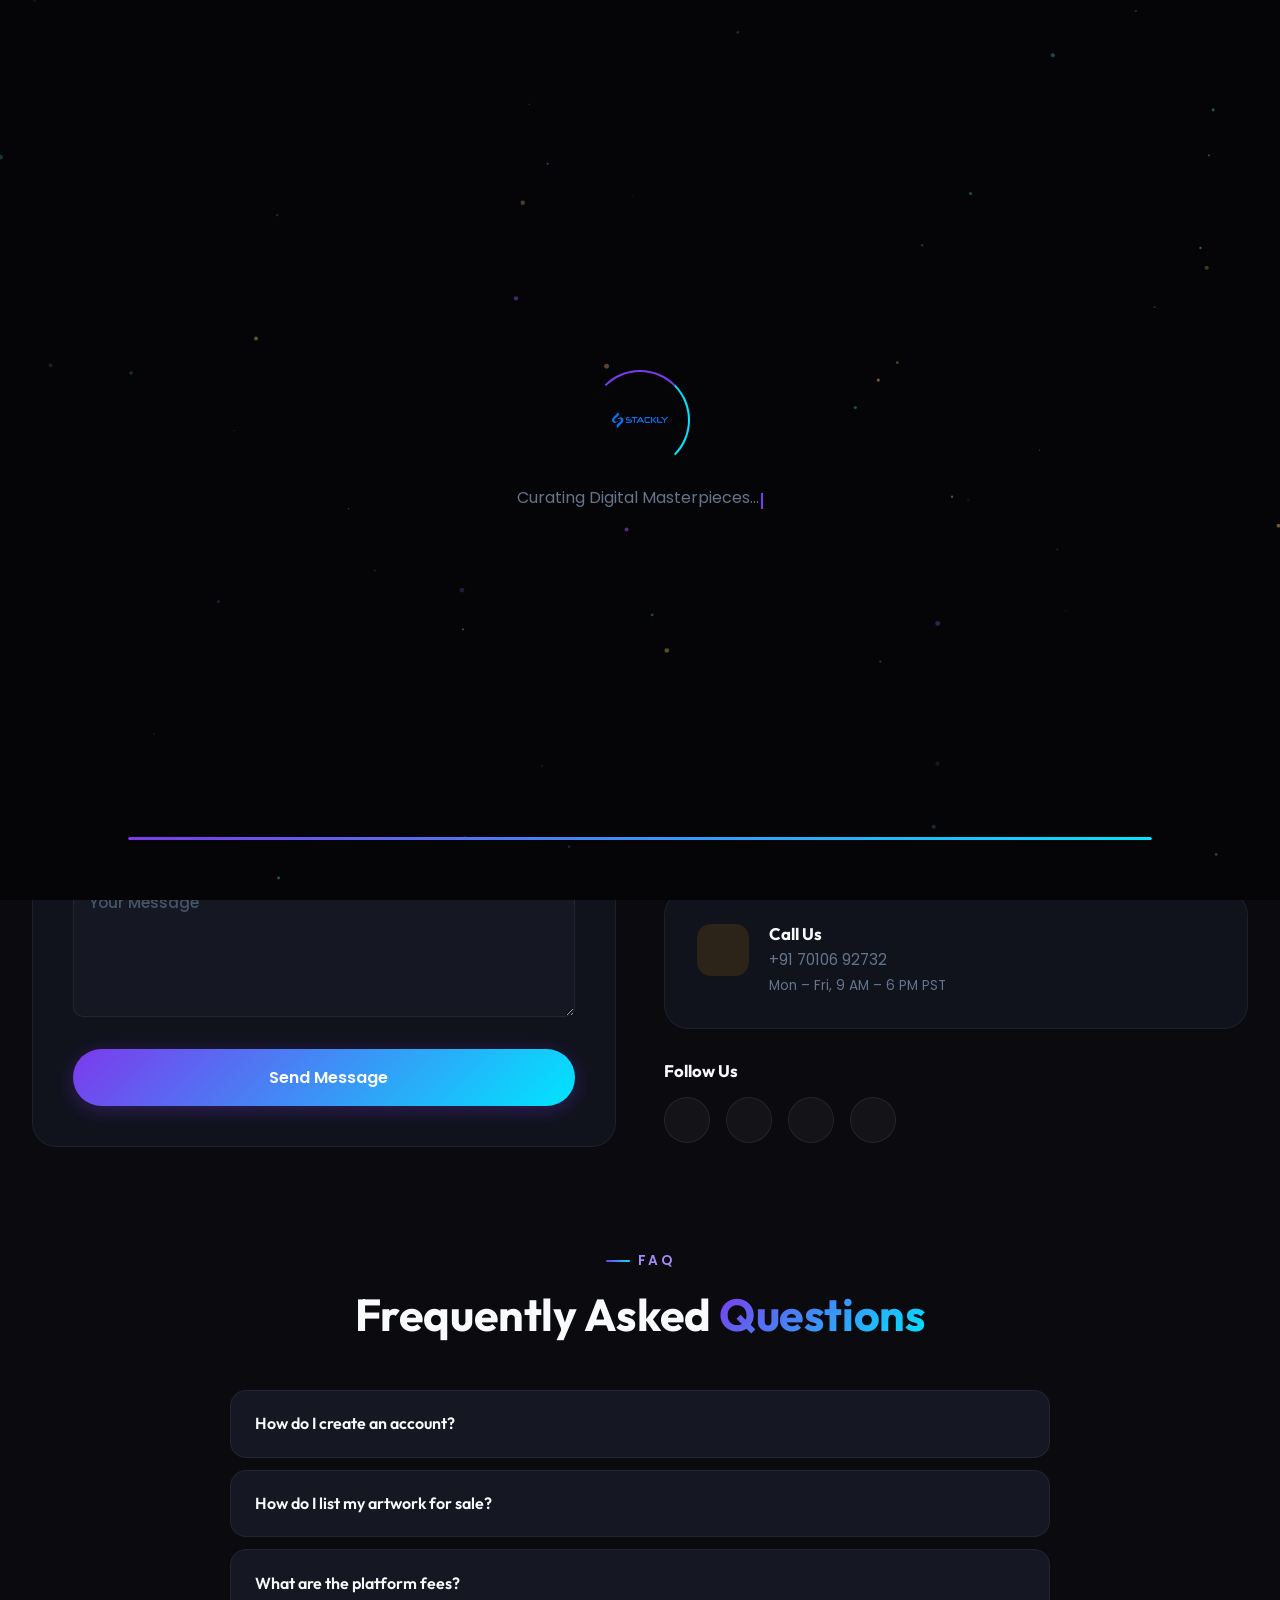
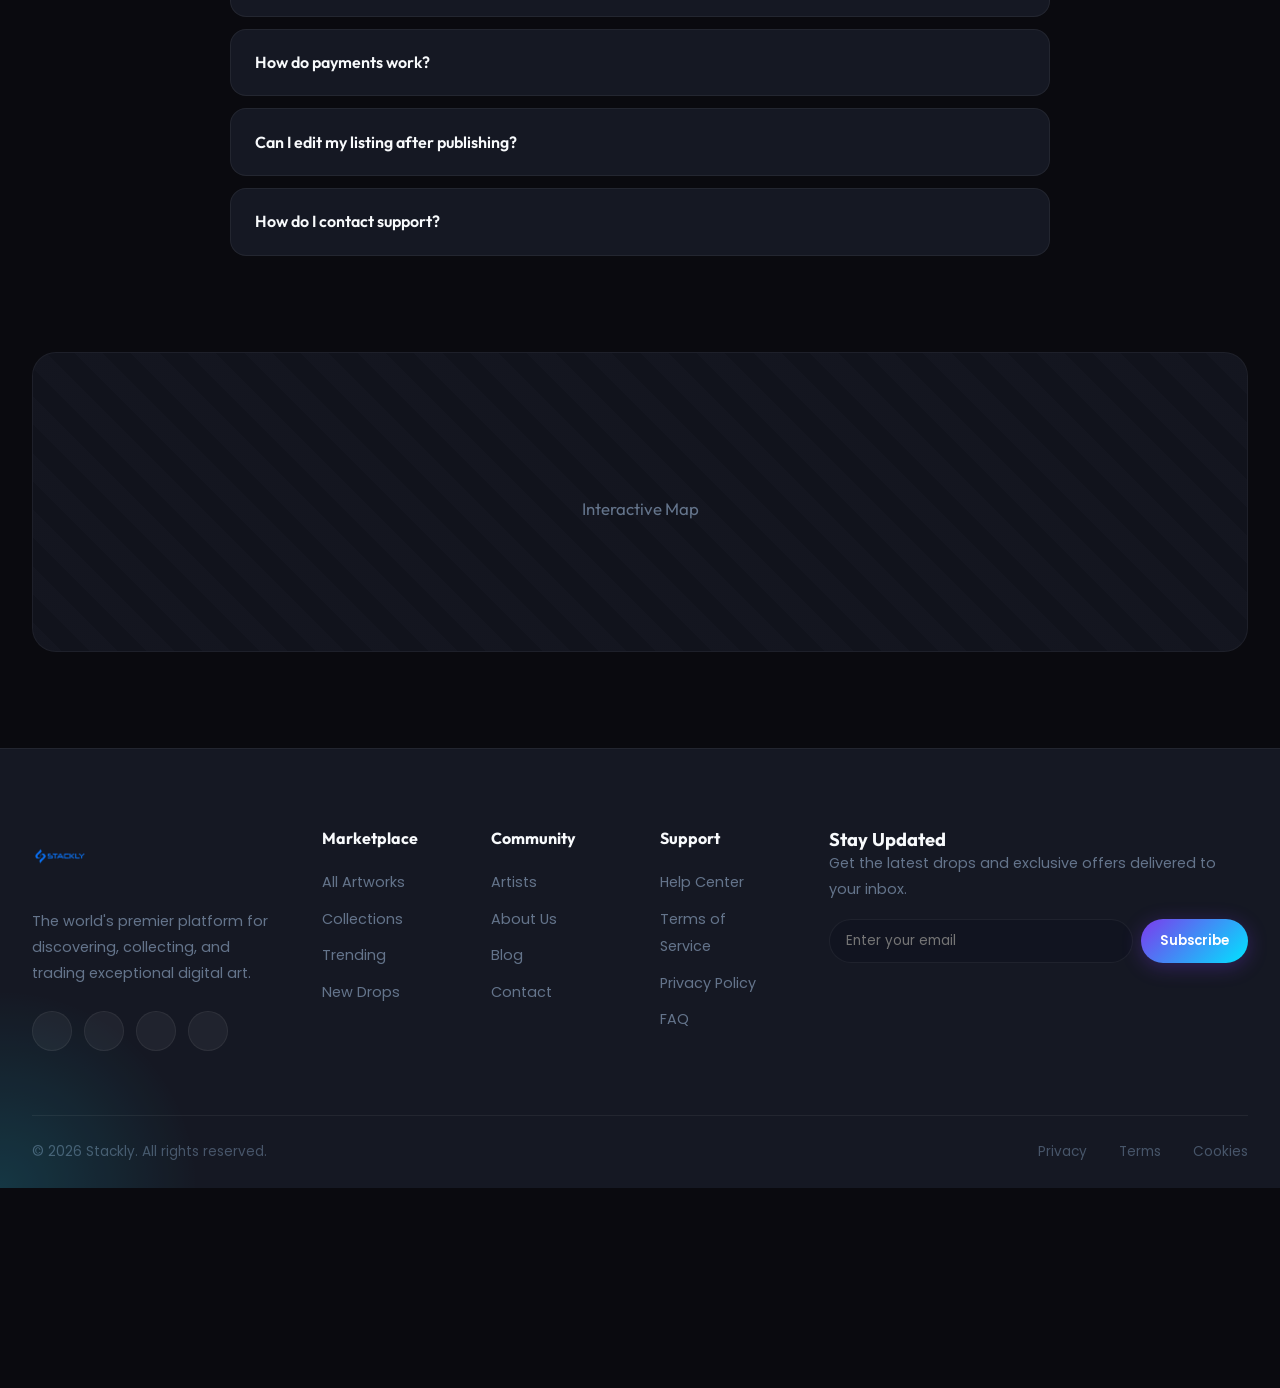
<file: contact.html>
<!DOCTYPE html>
<html lang="en">
<head>
    <meta charset="UTF-8">
    <meta name="viewport" content="width=device-width, initial-scale=1.0">
    <title>Contact Us | Stackly — Digital Art Marketplace</title>
    <link rel="stylesheet" href="css/styles.css">
    <link rel="stylesheet" href="https://unicons.iconscout.com/release/v4.0.0/css/line.css">
    <style>
        /* ── Hero ── */
        .contact-hero {
            padding: 10rem 0 5rem;
            text-align: center;
            position: relative;
            overflow: hidden;
        }
        .contact-hero::before {
            content: '';
            position: absolute;
            top: -40%;
            left: 50%;
            transform: translateX(-50%);
            width: 800px;
            height: 800px;
            background: radial-gradient(circle, rgba(0,229,255,.12) 0%, transparent 70%);
            pointer-events: none;
            z-index: 0;
        }
        .contact-hero .container { position: relative; z-index: 1; }
        .contact-hero h1 { font-size: clamp(2.4rem, 5vw, 3.8rem); line-height: 1.2; margin-bottom: 1.25rem; }
        .contact-hero p.hero-sub { max-width: 600px; margin: 0 auto; font-size: 1.1rem; color: var(--text-muted); }

        /* ── Contact Grid ── */
        .contact-grid { display: grid; grid-template-columns: 1fr 1fr; gap: 3rem; margin-bottom: 6rem; }

        /* Form */
        .contact-form-panel { padding: 2.5rem; }
        .contact-form-panel h3 { font-size: 1.6rem; margin-bottom: 2rem; }
        .contact-form-panel .form-group { margin-bottom: 1.5rem; }
        .contact-form-panel textarea.form-input { min-height: 140px; resize: vertical; }
        .contact-form-panel select.form-input {
            appearance: none;
            -webkit-appearance: none;
            background-image: url("data:image/svg+xml,%3Csvg xmlns='http://www.w3.org/2000/svg' width='12' height='12' viewBox='0 0 24 24' fill='none' stroke='%23888' stroke-width='2' stroke-linecap='round' stroke-linejoin='round'%3E%3Cpolyline points='6 9 12 15 18 9'/%3E%3C/svg%3E");
            background-repeat: no-repeat;
            background-position: right 1rem center;
            padding-right: 2.5rem;
            cursor: pointer;
        }
        .contact-form-panel select.form-input option { background: var(--bg-card); color: var(--text-primary); }

        /* Info Column */
        .info-column { display: flex; flex-direction: column; gap: 1.5rem; }
        .info-card { padding: 2rem; display: flex; align-items: flex-start; gap: 1.25rem; }
        .info-icon-wrap {
            width: 52px;
            height: 52px;
            border-radius: 14px;
            display: flex;
            align-items: center;
            justify-content: center;
            font-size: 1.5rem;
            flex-shrink: 0;
        }
        .info-icon-wrap.violet { background: rgba(124,58,237,.15); color: var(--accent-violet); }
        .info-icon-wrap.cyan   { background: rgba(0,229,255,.12); color: var(--accent-cyan); }
        .info-icon-wrap.amber  { background: rgba(245,158,11,.12); color: var(--accent-amber); }
        .info-details h4 { margin-bottom: .3rem; font-size: 1.05rem; }
        .info-details p  { color: var(--text-muted); font-size: .95rem; line-height: 1.5; }

        /* Social Row */
        .social-row { display: flex; gap: 1rem; margin-top: .5rem; }
        .social-circle {
            width: 46px;
            height: 46px;
            border-radius: 50%;
            background: rgba(255,255,255,.04);
            border: 1px solid rgba(255,255,255,.08);
            display: flex;
            align-items: center;
            justify-content: center;
            font-size: 1.3rem;
            color: var(--text-muted);
            transition: all .3s ease;
        }
        .social-circle:hover { background: rgba(124,58,237,.2); color: var(--accent-violet); border-color: var(--accent-violet); transform: translateY(-3px); }

        /* FAQ */
        .faq-section { max-width: 820px; margin: 0 auto 6rem; }

        /* Map Placeholder */
        .map-wrap {
            width: 100%;
            height: 300px;
            display: flex;
            flex-direction: column;
            align-items: center;
            justify-content: center;
            gap: 1rem;
            margin-bottom: 6rem;
            position: relative;
            overflow: hidden;
        }
        .map-wrap::before {
            content: '';
            position: absolute;
            inset: 0;
            background: repeating-linear-gradient(45deg, rgba(255,255,255,.015) 0, rgba(255,255,255,.015) 20px, transparent 20px, transparent 40px);
            pointer-events: none;
        }
        .map-wrap i { font-size: 3rem; color: var(--accent-cyan); position: relative; z-index: 1; animation: mapBounce 2.5s ease-in-out infinite; }
        .map-wrap span { color: var(--text-muted); font-size: 1.05rem; position: relative; z-index: 1; }
        @keyframes mapBounce { 0%,100% { transform: translateY(0); } 50% { transform: translateY(-12px); } }

        /* Responsive */
        @media (max-width: 900px) {
            .contact-grid { grid-template-columns: 1fr; }
        }
    </style>
    <link rel="stylesheet" href="css/animations.css">
</head>
<body>

    <!-- Loading Screen -->
    <div id="premium-loader">
        <canvas id="loader-canvas"></canvas>
        <div class="loader-content">
            <div class="loader-logo-container">
                <div class="loader-ring"></div>
                <img src="lo.webp" alt="Loading" class="loader-logo-img">
            </div>
            <div class="loader-text-container">
                <span id="loader-text"></span><span class="loader-cursor"></span>
            </div>
        </div>
        <div class="loader-progress-container">
            <div class="loader-progress-bar" id="loader-progress"></div>
        </div>
    </div>

    <!-- Aurora Background -->
    <div class="aurora-bg"><div class="glow-3"></div></div>

    <!-- Header -->
    <header>
        <div class="container nav-container">
            <a href="index.html" class="logo"><img src="lo.webp" alt="Stackly"></a>
            <ul class="nav-links">
                <li><a href="index.html">Home</a></li>
                <li><a href="marketplace.html">Marketplace</a></li>
                <li><a href="collections.html">Collections</a></li>
                <li><a href="artists.html">Artists</a></li>
                <li><a href="about.html">About</a></li>
                <li><a href="contact.html" class="active">Contact</a></li>
            <li class="mobile-login-btn"><a href="login.html" class="btn btn-primary" style="display:block;text-align:center;">Login</a></li>
            </ul>
            <div class="nav-actions">
                <a href="login.html" class="btn btn-outline btn-sm magnetic-btn">Login</a>
                <a href="signup.html" class="btn btn-gradient-border magnetic-btn"><span>Sign Up</span></a>
                <button class="hamburger" aria-label="Menu"><span></span><span></span><span></span></button>
            </div>
        </div>
    </header>

    <main>
        <!-- ═══════════ HERO ═══════════ -->
        <section class="contact-hero page-hero">
            <div class="container reveal">
                <span class="section-label">GET IN TOUCH</span>
                <h1>Let's Start a<br><span class="text-gradient-cyan">Conversation</span></h1>
                <p class="hero-sub">Whether you need support with your account, want to explore partnership opportunities, or simply have a question — we'd love to hear from you.</p>
            </div>
        </section>

        <!-- ═══════════ CONTACT GRID ═══════════ -->
        <section class="container">
            <div class="contact-grid">

                <!-- Left: Contact Form -->
                <div class="glass-panel contact-form-panel reveal-left">
                    <h3>Send us a Message</h3>
                    <form id="contact-form">
                        <div class="form-group floating-label">
                            <input type="text" class="form-input" name="name" placeholder=" " required>
                            <label>Your Name</label>
                        </div>
                        <div class="form-group floating-label">
                            <input type="email" class="form-input" name="email" placeholder=" " required>
                            <label>Email Address</label>
                        </div>
                        <div class="form-group">
                            <select class="form-input" name="subject">
                                <option value="" disabled selected>Select a Subject</option>
                                <option value="general">General Inquiry</option>
                                <option value="support">Technical Support</option>
                                <option value="partnership">Partnership</option>
                                <option value="artist">Artist Application</option>
                                <option value="bug">Bug Report</option>
                            </select>
                        </div>
                        <div class="form-group floating-label">
                            <textarea class="form-input" name="message" placeholder=" " required></textarea>
                            <label>Your Message</label>
                        </div>
                        <button type="submit" class="btn btn-primary btn-lg magnetic-btn" style="width:100%;">
                            <i class="uil uil-message" style="margin-right:.5rem;"></i>Send Message
                        </button>
                    </form>
                </div>

                <!-- Right: Contact Info -->
                <div class="info-column reveal-right">

                    <!-- Email Card -->
                    <div class="glass-panel info-card">
                        <div class="info-icon-wrap violet">
                            <i class="uil uil-envelope"></i>
                        </div>
                        <div class="info-details">
                            <h4>Email Us</h4>
                            <p>hello@stackly.art</p>
                            <p style="font-size:.85rem;margin-top:.25rem;color:var(--text-muted);">We typically respond within 24 hours</p>
                        </div>
                    </div>

                    <!-- Location Card -->
                    <div class="glass-panel info-card">
                        <div class="info-icon-wrap cyan">
                            <i class="uil uil-map-marker"></i>
                        </div>
                        <div class="info-details">
                            <h4>Our Office</h4>
                            <p>Salem, Tamil Nadu</p>
                            <p style="font-size:.85rem;margin-top:.25rem;color:var(--text-muted);">MMR Complex, Chinna Thirupathi, near Chinna Muniyappan Kovil, Salem 636003</p>
                        </div>
                    </div>

                    <!-- Phone Card -->
                    <div class="glass-panel info-card">
                        <div class="info-icon-wrap amber">
                            <i class="uil uil-phone"></i>
                        </div>
                        <div class="info-details">
                            <h4>Call Us</h4>
                            <p>+91 70106 92732</p>
                            <p style="font-size:.85rem;margin-top:.25rem;color:var(--text-muted);">Mon – Fri, 9 AM – 6 PM PST</p>
                        </div>
                    </div>

                    <!-- Social Links Row -->
                    <div style="padding-top:.5rem;">
                        <h4 style="margin-bottom:1rem;font-size:1.05rem;">Follow Us</h4>
                        <div class="social-row">
                            <a href="404.html" class="social-circle" aria-label="Twitter"><i class="uil uil-twitter-alt"></i></a>
                            <a href="404.html" class="social-circle" aria-label="Instagram"><i class="uil uil-instagram"></i></a>
                            <a href="404.html" class="social-circle" aria-label="Discord"><i class="uil uil-discord"></i></a>
                            <a href="404.html" class="social-circle" aria-label="YouTube"><i class="uil uil-youtube"></i></a>
                        </div>
                    </div>
                </div>
            </div>
        </section>

        <!-- ═══════════ FAQ SECTION ═══════════ -->
        <section class="container">
            <div class="faq-section">
                <div class="reveal" style="text-align:center;margin-bottom:3rem;">
                    <span class="section-label">FAQ</span>
                    <h2>Frequently Asked <span class="text-gradient">Questions</span></h2>
                </div>

                <div class="reveal stagger">
                    <!-- FAQ 1 -->
                    <div class="faq-item">
                        <div class="faq-question">
                            <span>How do I create an account?</span>
                            <i class="uil uil-angle-down"></i>
                        </div>
                        <div class="faq-answer">
                            <p>Creating an account is simple — click the "Sign Up" button in the top navigation bar and fill in your details. You can register as a Collector to browse and purchase artwork, or apply as an Artist to start showcasing and selling your creations. The entire process takes less than two minutes.</p>
                        </div>
                    </div>

                    <!-- FAQ 2 -->
                    <div class="faq-item">
                        <div class="faq-question">
                            <span>How do I list my artwork for sale?</span>
                            <i class="uil uil-angle-down"></i>
                        </div>
                        <div class="faq-answer">
                            <p>Once your Artist application is approved, head to your Artist Dashboard and click "Upload Artwork." You can upload high-resolution images, set your price, add a title, description, and relevant tags. Your listing will go live on the marketplace immediately after you confirm all the details.</p>
                        </div>
                    </div>

                    <!-- FAQ 3 -->
                    <div class="faq-item">
                        <div class="faq-question">
                            <span>What are the platform fees?</span>
                            <i class="uil uil-angle-down"></i>
                        </div>
                        <div class="faq-answer">
                            <p>Stackly charges a flat 2.5% service fee on every successful sale, which covers platform maintenance, payment processing, and artist support. There are no hidden listing fees or monthly subscription charges — you only pay when you make a sale. Artists keep 97.5% of every transaction.</p>
                        </div>
                    </div>

                    <!-- FAQ 4 -->
                    <div class="faq-item">
                        <div class="faq-question">
                            <span>How do payments work?</span>
                            <i class="uil uil-angle-down"></i>
                        </div>
                        <div class="faq-answer">
                            <p>We support major credit and debit cards, PayPal, and selected cryptocurrency wallets for purchases. Artist earnings are accumulated in your Stackly wallet and can be withdrawn to your linked bank account or crypto wallet at any time. Payouts are typically processed within 3–5 business days.</p>
                        </div>
                    </div>

                    <!-- FAQ 5 -->
                    <div class="faq-item">
                        <div class="faq-question">
                            <span>Can I edit my listing after publishing?</span>
                            <i class="uil uil-angle-down"></i>
                        </div>
                        <div class="faq-answer">
                            <p>Yes, you can update the title, description, tags, and price of your artwork at any time from your Artist Dashboard. However, the artwork image itself cannot be changed once published to maintain buyer trust and provenance integrity. If you need to replace the image, you can delist the current artwork and create a new listing.</p>
                        </div>
                    </div>

                    <!-- FAQ 6 -->
                    <div class="faq-item">
                        <div class="faq-question">
                            <span>How do I contact support?</span>
                            <i class="uil uil-angle-down"></i>
                        </div>
                        <div class="faq-answer">
                            <p>You're already in the right place! Use the contact form above to send us a detailed message, or email us directly at hello@stackly.art. For urgent issues, you can also call us during business hours at +91 70106 92732. Our support team aims to respond to all inquiries within 24 hours.</p>
                        </div>
                    </div>
                </div>
            </div>
        </section>

        <!-- ═══════════ MAP PLACEHOLDER ═══════════ -->
        <section class="container" style="margin-bottom:2rem;">
            <div class="glass-panel map-wrap reveal-scale">
                <i class="uil uil-map"></i>
                <span>Interactive Map</span>
            </div>
        </section>
    </main>

    <!-- ═══════════ FOOTER ═══════════ -->
    <footer class="site-footer">
        <div class="container">
            <div class="footer-grid">
                <div class="footer-brand">
                    <a href="index.html" class="logo"><img src="lo.webp" alt="Stackly"></a>
                    <p>The world's premier platform for discovering, collecting, and trading exceptional digital art.</p>
                    <div class="footer-social">
                        <a href="404.html"><i class="uil uil-twitter-alt"></i></a>
                        <a href="404.html"><i class="uil uil-instagram"></i></a>
                        <a href="404.html"><i class="uil uil-discord"></i></a>
                        <a href="404.html"><i class="uil uil-youtube"></i></a>
                    </div>
                </div>
                <div class="footer-col">
                    <h4>Marketplace</h4>
                    <ul>
                        <li><a href="marketplace.html">All Artworks</a></li>
                        <li><a href="collections.html">Collections</a></li>
                        <li><a href="404.html">Trending</a></li>
                        <li><a href="404.html">New Drops</a></li>
                    <li class="mobile-login-btn"><a href="login.html" class="btn btn-primary" style="display:block;text-align:center;">Login</a></li>
            </ul>
                </div>
                <div class="footer-col">
                    <h4>Community</h4>
                    <ul>
                        <li><a href="artists.html">Artists</a></li>
                        <li><a href="about.html">About Us</a></li>
                        <li><a href="404.html">Blog</a></li>
                        <li><a href="contact.html">Contact</a></li>
                    <li class="mobile-login-btn"><a href="login.html" class="btn btn-primary" style="display:block;text-align:center;">Login</a></li>
            </ul>
                </div>
                <div class="footer-col">
                    <h4>Support</h4>
                    <ul>
                        <li><a href="404.html">Help Center</a></li>
                        <li><a href="404.html">Terms of Service</a></li>
                        <li><a href="404.html">Privacy Policy</a></li>
                        <li><a href="404.html">FAQ</a></li>
                    <li class="mobile-login-btn"><a href="login.html" class="btn btn-primary" style="display:block;text-align:center;">Login</a></li>
            </ul>
                </div>
                <div class="footer-newsletter">
                    <h4>Stay Updated</h4>
                    <p>Get the latest drops and exclusive offers delivered to your inbox.</p>
                    <form class="newsletter-form">
                        <input type="email" placeholder="Enter your email" required>
                        <button type="submit" class="btn btn-primary btn-sm">Subscribe</button>
                    </form>
                </div>
            </div>
            <div class="footer-bottom">
                <p>&copy; 2026 Stackly. All rights reserved.</p>
                <div class="footer-bottom-links">
                    <a href="404.html">Privacy</a>
                    <a href="404.html">Terms</a>
                    <a href="404.html">Cookies</a>
                </div>
            </div>
        </div>
    </footer>

    <script src="js/main.js"></script>
    <script src="js/animations.js"></script>
</body>
</html>
</file>
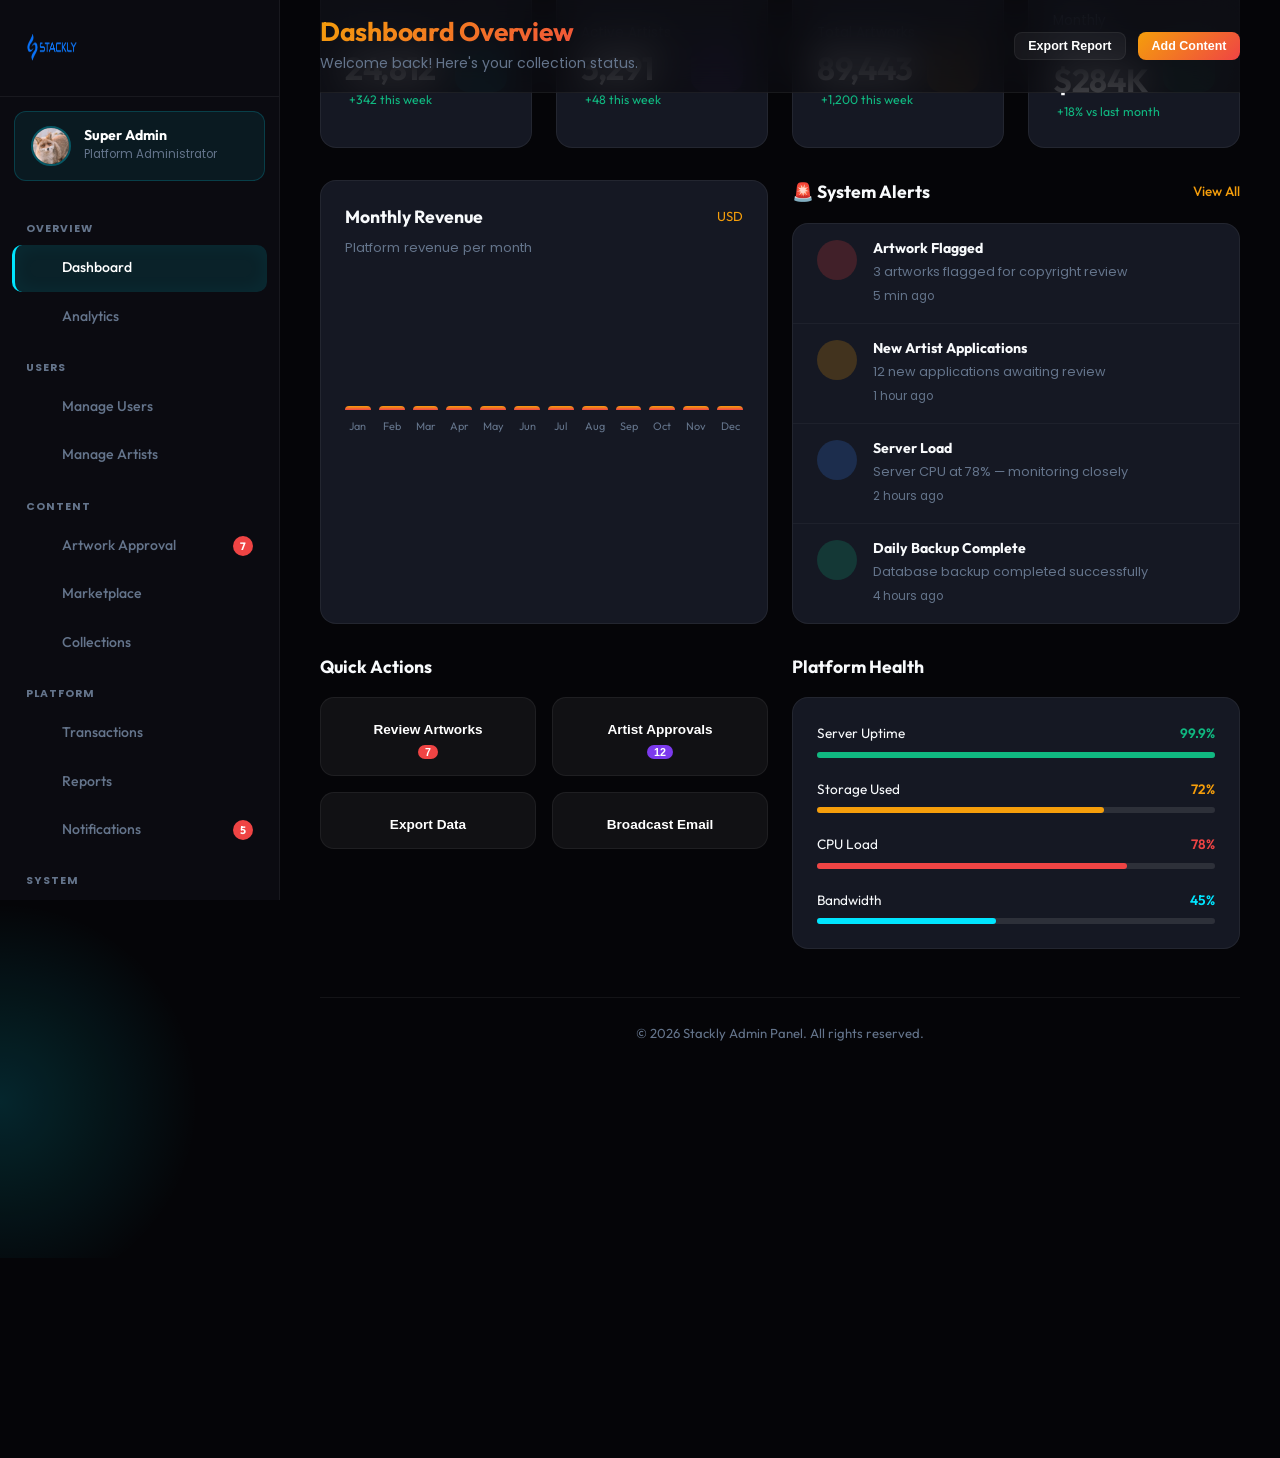
<file: dashboard-admin.html>
<!DOCTYPE html>
<html lang="en">
<head>
    <meta charset="UTF-8">
    <meta name="viewport" content="width=device-width, initial-scale=1.0">
    <title>Admin Dashboard | Stackly</title>
    <link rel="stylesheet" href="css/styles.css">
    <link rel="stylesheet" href="https://unicons.iconscout.com/release/v4.0.0/css/line.css">
    <style>
        * { box-sizing: border-box; }
        html, body { margin: 0; background-color: var(--bg-darker, #050508); color: var(--text-main, #F8FAFC); font-family: var(--font-primary, 'Outfit', sans-serif); }
        .dashboard-layout { display: block; width: 100%; min-height: 100vh; }

        /* ── Mobile header (hidden on desktop) ── */
        .mobile-header { display: none; padding: 1rem 1.5rem; background: rgba(12,12,18,0.97); backdrop-filter: blur(20px); border-bottom: 1px solid var(--glass-border,rgba(255,255,255,0.06)); position: fixed; top: 0; left: 0; right: 0; z-index: 1060; justify-content: space-between; align-items: center; }
        .hamburger-btn { background: none; border: none; color: #fff; font-size: 1.5rem; cursor: pointer; line-height: 1; }

        /* ── Overlay (mobile only) ── */
        .sidebar-overlay { display: none; position: fixed; inset: 0; background: rgba(5,5,8,0.85); z-index: 1045; opacity: 0; transition: opacity 0.3s; }
        .sidebar-overlay.active { opacity: 1; }

        /* ── Sidebar ── */
        .sidebar {
            position: fixed; top: 0; left: 0; bottom: 0;
            width: var(--sidebar-width, 280px);
            background: rgba(12,12,18,0.98); backdrop-filter: blur(24px);
            border-right: 1px solid var(--glass-border, rgba(255,255,255,0.06));
            display: flex; flex-direction: column;
            z-index: 1050;
            transition: width 0.3s cubic-bezier(0.16,1,0.3,1), transform 0.3s cubic-bezier(0.16,1,0.3,1);
            overflow: hidden;
        }
        /* Desktop collapsed state */
        .sidebar.collapsed { width: var(--sidebar-mini-width, 80px); }
        .sidebar.collapsed .sidebar-logo span,
        .sidebar.collapsed .sidebar-user-card > div,
        .sidebar.collapsed .sidebar-section-title,
        .sidebar.collapsed .alert-dot,
        .sidebar.collapsed .notif-dot { display: none !important; }
        .sidebar.collapsed .sidebar-menu a { justify-content: center; padding: 0.85rem 0; gap: 0; }
        .sidebar.collapsed .sidebar-header { justify-content: center; padding: 1.25rem 0.5rem; }
        .sidebar.collapsed .sidebar-user-card { padding: 0.5rem; justify-content: center; background: transparent; border-color: transparent; }
        .sidebar.collapsed .toggle-desktop-sidebar { margin: 0 auto; }

        .sidebar-header { padding: 1.25rem 1.5rem; border-bottom: 1px solid var(--glass-border,rgba(255,255,255,0.06)); display: flex; align-items: center; justify-content: space-between; gap: 0.5rem; flex-shrink: 0; min-height: 66px; }
        .sidebar-logo { display: flex; align-items: center; gap: 0.65rem; text-decoration: none; overflow: hidden; }
        .sidebar-logo img { height: 28px; flex-shrink: 0; }
        .sidebar-logo span { font-weight: 700; font-size: 1.05rem; color: #fff; white-space: nowrap; }
        .close-sidebar { display: none; background: none; border: none; color: var(--text-muted,#64748B); font-size: 1.4rem; cursor: pointer; line-height: 1; }
        .toggle-desktop-sidebar { background: none; border: none; color: var(--text-muted,#64748B); font-size: 1.2rem; cursor: pointer; display: flex; align-items: center; transition: color 0.2s; flex-shrink: 0; }
        .toggle-desktop-sidebar:hover { color: #fff; }

        .sidebar-user-card { margin: 0.85rem; padding: 0.9rem 1rem; border-radius: 12px; background: rgba(0,229,255,0.07); border: 1px solid rgba(0,229,255,0.18); display: flex; align-items: center; gap: 0.85rem; flex-shrink: 0; transition: all 0.3s; overflow: hidden; }
        .sidebar-user-card img { width: 40px; height: 40px; border-radius: 50%; object-fit: cover; border: 2px solid rgba(0,229,255,0.3); flex-shrink: 0; }
        .sidebar-user-card h6 { margin: 0; font-size: 0.88rem; color: #fff; white-space: nowrap; }
        .sidebar-user-card p { margin: 0; font-size: 0.73rem; color: var(--text-muted,#64748B); white-space: nowrap; }

        .sidebar-menu { flex: 1; padding: 0.5rem 0.75rem 1rem; overflow-y: auto; overflow-x: hidden; }
        .sidebar-menu::-webkit-scrollbar { width: 3px; }
        .sidebar-menu::-webkit-scrollbar-thumb { background: rgba(255,255,255,0.08); border-radius: 10px; }
        .sidebar-section-title { font-size: 0.67rem; text-transform: uppercase; letter-spacing: 0.1em; color: var(--text-muted,#64748B); font-weight: 700; padding: 1rem 0.85rem 0.4rem; margin: 0; white-space: nowrap; overflow: hidden; }
        .sidebar-menu a { display: flex; align-items: center; gap: 0.85rem; padding: 0.72rem 0.9rem; color: var(--text-muted,#64748B); border-radius: 10px; margin-bottom: 0.1rem; font-weight: 500; font-size: 0.88rem; transition: all 0.2s; text-decoration: none; white-space: nowrap; overflow: hidden; }
        .sidebar-menu a i { font-size: 1.15rem; width: 22px; text-align: center; flex-shrink: 0; transition: transform 0.2s, color 0.2s; }
        .sidebar-menu a span { overflow: hidden; text-overflow: ellipsis; }
        .sidebar-menu a:hover { background: rgba(255,255,255,0.06); color: #fff; }
        .sidebar-menu a:hover i { transform: scale(1.15) rotate(-8deg); }
        .sidebar-menu a.active { background: rgba(0,229,255,0.1); color: #fff; border-left: 3px solid var(--accent-cyan,#00E5FF); padding-left: calc(0.9rem - 3px); box-shadow: inset 0 0 20px rgba(0,229,255,0.06); }
        .sidebar-menu a.active i { color: var(--accent-cyan,#00E5FF); }
        .sidebar-menu a.logout-link { color: #ef4444; }
        .sidebar-menu a.logout-link:hover { background: rgba(239,68,68,0.1); }
        .alert-dot, .notif-dot { margin-left: auto; background: #ef4444; color: #fff; border-radius: 20px; padding: 1px 7px; font-size: 0.67rem; font-weight: 700; flex-shrink: 0; }

        /* ── Main Content ── */
        .main-content {
            margin-left: var(--sidebar-width, 280px);
            width: calc(100% - var(--sidebar-width, 280px));
            min-height: 100vh; padding: 2rem 2.5rem;
            box-sizing: border-box;
            transition: margin-left 0.3s cubic-bezier(0.16,1,0.3,1), width 0.3s cubic-bezier(0.16,1,0.3,1);
        }
        body.sidebar-collapsed .main-content {
            margin-left: var(--sidebar-mini-width, 80px);
            width: calc(100% - var(--sidebar-mini-width, 80px));
        }

        .dashboard-header { display: flex; justify-content: space-between; align-items: center; margin-bottom: 2rem; flex-wrap: wrap; gap: 1rem; }
        .dashboard-header h2 { margin: 0; font-size: 1.65rem; background: linear-gradient(135deg, #f59e0b, #ef4444); -webkit-background-clip: text; -webkit-text-fill-color: transparent; background-clip: text; }
        .dashboard-header p { margin: 0.2rem 0 0; font-size: 0.88rem; color: var(--text-muted,#64748B); }

        /* ── Tabs ── */
        .tab-content { display: none; }
        .tab-content.active-tab { display: block; animation: dashSlideUp 0.4s cubic-bezier(0.16,1,0.3,1); }
        @keyframes dashSlideUp { from { opacity: 0; transform: translateY(16px); } to { opacity: 1; transform: translateY(0); } }

        /* ── Grids ── */
        .grid-2 { display: grid; grid-template-columns: repeat(2,1fr); gap: 1.5rem; }
        .grid-3 { display: grid; grid-template-columns: repeat(3,1fr); gap: 1.5rem; }
        .grid-4 { display: grid; grid-template-columns: repeat(4,1fr); gap: 1.5rem; }

        /* ── Stat Cards ── */
        .stat-card { background: var(--bg-card,#151823); border: 1px solid var(--glass-border,rgba(255,255,255,0.06)); border-radius: 16px; padding: 1.5rem; display: flex; justify-content: space-between; align-items: center; transition: all 0.3s; }
        .stat-card:hover { transform: translateY(-3px); border-color: rgba(255,255,255,0.12); box-shadow: 0 10px 30px rgba(0,0,0,0.3); }
        .stat-card h2 { margin: 0; font-size: 2rem; }
        .stat-card p { margin: 0 0 0.2rem; font-size: 0.84rem; color: var(--text-muted,#64748B); }
        .stat-card .trend { font-size: 0.77rem; color: #10b981; margin-top: 0.2rem; display: flex; align-items: center; gap: 0.25rem; }
        .stat-icon { width: 52px; height: 52px; border-radius: 14px; display: flex; justify-content: center; align-items: center; font-size: 1.4rem; flex-shrink: 0; }

        .section-header { display: flex; justify-content: space-between; align-items: center; margin-bottom: 1.25rem; }
        .section-header h3 { margin: 0; font-size: 1.1rem; }
        .section-header a, .section-header button { color: var(--accent-amber,#F59E0B); font-size: 0.84rem; font-weight: 500; text-decoration: none; background: none; border: none; cursor: pointer; }

        /* ── Table ── */
        .table-card { background: var(--bg-card,#151823); border: 1px solid var(--glass-border,rgba(255,255,255,0.06)); border-radius: 16px; padding: 1.5rem; overflow-x: auto; }
        table { width: 100%; border-collapse: collapse; min-width: 580px; }
        th, td { padding: 0.9rem 1rem; text-align: left; border-bottom: 1px solid rgba(255,255,255,0.04); font-size: 0.87rem; }
        th { color: var(--text-muted,#64748B); font-size: 0.74rem; text-transform: uppercase; letter-spacing: 0.06em; font-weight: 700; background: rgba(255,255,255,0.02); }
        tr:hover td { background: rgba(255,255,255,0.02); }
        td:last-child { text-align: right; }

        .status-badge { padding: 0.25rem 0.75rem; border-radius: 20px; font-size: 0.71rem; font-weight: 700; }
        .badge-success { background: rgba(16,185,129,0.15); color: #10b981; }
        .badge-pending { background: rgba(245,158,11,0.15); color: #f59e0b; }
        .badge-processing { background: rgba(59,130,246,0.15); color: #60a5fa; }
        .badge-reject { background: rgba(239,68,68,0.15); color: #ef4444; }

        .btn-sm { padding: 0.4rem 0.85rem; border-radius: 8px; font-size: 0.78rem; font-weight: 600; cursor: pointer; border: none; transition: all 0.2s; }
        .btn-primary-sm { background: linear-gradient(135deg,#f59e0b,#ef4444); color: #fff; }
        .btn-outline-sm { background: rgba(255,255,255,0.05); color: #fff; border: 1px solid var(--glass-border,rgba(255,255,255,0.06)); }
        .btn-success-sm { background: rgba(16,185,129,0.15); color: #10b981; border: 1px solid rgba(16,185,129,0.25); }
        .btn-danger-sm  { background: rgba(239,68,68,0.1);  color: #ef4444;  border: 1px solid rgba(239,68,68,0.25); }

        .action-btn { background: none; border: none; color: var(--text-muted,#64748B); cursor: pointer; padding: 0.4rem; font-size: 1rem; transition: all 0.2s; border-radius: 6px; }
        .action-btn:hover { color: #fff; background: rgba(255,255,255,0.08); }
        .action-btn.approve:hover { color: #10b981; }
        .action-btn.reject:hover  { color: #ef4444; }
        .action-btn.view:hover    { color: var(--accent-amber,#F59E0B); }

        /* ── Chart ── */
        .chart-wrap { background: var(--bg-card,#151823); border: 1px solid var(--glass-border,rgba(255,255,255,0.06)); border-radius: 16px; padding: 1.5rem; }
        .chart-bars { display: flex; align-items: flex-end; gap: 0.5rem; height: 160px; padding-top: 1rem; }
        .bar-item { flex: 1; display: flex; flex-direction: column; align-items: center; gap: 0.4rem; }
        .bar { width: 100%; border-radius: 6px 6px 0 0; background: linear-gradient(180deg,#f59e0b,#ef4444); transition: height 1.2s cubic-bezier(0.4,0,0.2,1); min-height: 4px; }
        .bar-label { font-size: 0.68rem; color: var(--text-muted,#64748B); }

        /* ── Alert item ── */
        .alert-item { display: flex; gap: 1rem; align-items: flex-start; padding: 1rem 1.5rem; border-bottom: 1px solid rgba(255,255,255,0.04); }
        .alert-item:last-child { border-bottom: none; }
        .alert-icon { width: 40px; height: 40px; border-radius: 50%; display: flex; align-items: center; justify-content: center; font-size: 1.1rem; flex-shrink: 0; }

        /* ── Forms / Settings ── */
        .form-group { margin-bottom: 1.25rem; }
        .form-label { display: block; margin-bottom: 0.4rem; color: var(--text-muted,#64748B); font-size: 0.84rem; font-weight: 500; }
        .form-input { width: 100%; padding: 0.8rem 1rem; border-radius: 10px; border: 1px solid var(--glass-border,rgba(255,255,255,0.06)); background: rgba(255,255,255,0.03); color: #fff; font-family: inherit; font-size: 0.9rem; transition: border-color 0.2s; box-sizing: border-box; }
        .form-input:focus { outline: none; border-color: var(--accent-amber,#F59E0B); }
        .settings-card { background: var(--bg-card,#151823); border: 1px solid var(--glass-border,rgba(255,255,255,0.06)); border-radius: 16px; padding: 2rem; margin-bottom: 1.5rem; }
        .settings-card h4 { margin: 0 0 1.5rem; font-size: 1rem; display: flex; align-items: center; gap: 0.5rem; }
        .settings-card h4 i { color: var(--accent-amber,#F59E0B); }
        .toggle-row { display: flex; justify-content: space-between; align-items: center; padding: 1rem 0; border-bottom: 1px solid rgba(255,255,255,0.04); }
        .toggle-row:last-child { border-bottom: none; }
        .toggle-row h6 { margin: 0 0 0.2rem; font-size: 0.9rem; }
        .toggle-row p { margin: 0; font-size: 0.8rem; color: var(--text-muted,#64748B); }
        .toggle { position: relative; width: 44px; height: 24px; }
        .toggle input { opacity: 0; width: 0; height: 0; }
        .toggle-slider { position: absolute; inset: 0; background: rgba(255,255,255,0.1); border-radius: 30px; cursor: pointer; transition: 0.3s; }
        .toggle input:checked + .toggle-slider { background: var(--accent-amber,#F59E0B); }
        .toggle-slider::before { content: ''; position: absolute; width: 18px; height: 18px; border-radius: 50%; background: #fff; left: 3px; top: 3px; transition: 0.3s; }
        .toggle input:checked + .toggle-slider::before { transform: translateX(20px); }

        /* ── Pagination / Table controls ── */
        .table-controls { margin-bottom: 1rem; }
        .table-search { background: rgba(255,255,255,0.04); border: 1px solid var(--glass-border,rgba(255,255,255,0.06)); border-radius: 8px; color: #fff; padding: 0.5rem 0.85rem; font-size: 0.85rem; width: 240px; max-width: 100%; }
        .table-search:focus { outline: none; border-color: var(--accent-cyan,#00E5FF); }
        .pagination { display: flex; align-items: center; gap: 0.4rem; flex-wrap: wrap; margin-top: 1rem; }
        .pagination-info { font-size: 0.78rem; color: var(--text-muted,#64748B); margin-right: auto; }
        .page-btn { background: rgba(255,255,255,0.05); border: 1px solid var(--glass-border,rgba(255,255,255,0.06)); color: #fff; border-radius: 6px; padding: 0.3rem 0.65rem; font-size: 0.8rem; cursor: pointer; transition: all 0.2s; }
        .page-btn:hover:not(:disabled) { background: rgba(0,229,255,0.1); border-color: var(--accent-cyan,#00E5FF); }
        .page-btn.active { background: rgba(0,229,255,0.15); border-color: var(--accent-cyan,#00E5FF); color: var(--accent-cyan,#00E5FF); }
        .page-btn:disabled { opacity: 0.35; cursor: not-allowed; }
        .sortable { cursor: pointer; }
        .sort-asc::after  { content: ' ↑'; opacity: 0.6; }
        .sort-desc::after { content: ' ↓'; opacity: 0.6; }

        footer { margin-top: 3rem; }
        footer div { border-top: 1px solid var(--glass-border,rgba(255,255,255,0.06)); padding: 1.5rem 0; text-align: center; color: var(--text-muted,#64748B); font-size: 0.82rem; }

        /* ═══ RESPONSIVE ═══ */
        @media (max-width: 1200px) { .grid-4 { grid-template-columns: repeat(2,1fr); } }
        @media (max-width: 1024px) {
            /* Show mobile top bar */
            .mobile-header { display: flex !important; }
            /* Sidebar slides in from left */
            .sidebar { transform: translateX(-100%); width: 280px !important; }
            .sidebar.open { transform: translateX(0); }
            /* Overlay visible on mobile */
            .sidebar-overlay { display: block; }
            /* Desktop toggle hidden on mobile */
            .toggle-desktop-sidebar { display: none; }
            /* Close X button visible */
            .close-sidebar { display: block !important; }
            /* Reset collapsed state overrides on mobile */
            .sidebar.collapsed { width: 280px !important; }
            .sidebar.collapsed .sidebar-logo span,
            .sidebar.collapsed .sidebar-user-card > div,
            .sidebar.collapsed .sidebar-section-title,
            .sidebar.collapsed .alert-dot,
            .sidebar.collapsed .notif-dot { display: block !important; }
            .sidebar.collapsed .sidebar-menu a { justify-content: flex-start !important; padding: 0.72rem 0.9rem !important; gap: 0.85rem !important; }
            .sidebar.collapsed .sidebar-header { justify-content: space-between !important; padding: 1.25rem 1.5rem !important; }
            .sidebar.collapsed .sidebar-user-card { padding: 0.9rem 1rem !important; justify-content: flex-start !important; background: rgba(0,229,255,0.07) !important; border-color: rgba(0,229,255,0.18) !important; }
            /* Main content full width */
            .main-content { margin-left: 0 !important; width: 100% !important; padding: 5.5rem 1.25rem 2rem !important; transition: none; }
            body.sidebar-collapsed .main-content { margin-left: 0 !important; width: 100% !important; }
            .grid-3 { grid-template-columns: repeat(2,1fr); }
        }
        @media (max-width: 640px) {
            .grid-2, .grid-3, .grid-4 { grid-template-columns: 1fr !important; }
            .main-content { padding: 5rem 1rem 2rem !important; }
        }
    </style>
    <link rel="stylesheet" href="css/animations.css">
</head>
<body>
    <div class="mobile-header">
        <a href="index.html" class="sidebar-logo"><img src="lo.webp" alt="Logo"></a>
        <button class="hamburger" id="open-sidebar" aria-label="Menu" style="display:flex; z-index:1001;"><span></span><span></span><span></span></button>
    </div>

    <div class="dashboard-layout">
        <div class="sidebar-overlay" id="sidebar-overlay"></div>
        <aside class="sidebar" id="dashboard-sidebar">
            <div class="sidebar-header">
                <a href="index.html" class="sidebar-logo"><img src="lo.webp" alt="Logo"></a>
                <button class="toggle-desktop-sidebar" id="toggle-desktop-sidebar"><i class="uil uil-left-arrow-to-left"></i></button>
                <button class="close-sidebar" id="close-sidebar"><i class="uil uil-times"></i></button>
            </div>
            <div class="sidebar-user-card">
                <img loading="lazy" src="IMAGE/retro furture.webp" alt="Admin">
                <div>
                    <h6>Super Admin</h6>
                    <p>Platform Administrator</p>
                </div>
            </div>
            <div class="sidebar-menu">
                <p class="sidebar-section-title">Overview</p>
                <a href="#dashboard" class="dash-link active"><i class="uil uil-apps"></i> <span>Dashboard</span></a>
                <a href="#analytics" class="dash-link"><i class="uil uil-chart-line"></i> <span>Analytics</span></a>

                <p class="sidebar-section-title">Users</p>
                <a href="#users" class="dash-link"><i class="uil uil-users-alt"></i> <span>Manage Users</span></a>
                <a href="#artists" class="dash-link"><i class="uil uil-palette"></i> <span>Manage Artists</span></a>

                <p class="sidebar-section-title">Content</p>
                <a href="#artworks" class="dash-link"><i class="uil uil-image-check"></i> <span>Artwork Approval</span> <span class="alert-dot">7</span></a>
                <a href="#marketplace" class="dash-link"><i class="uil uil-store"></i> <span>Marketplace</span></a>
                <a href="#collections" class="dash-link"><i class="uil uil-layer-group"></i> <span>Collections</span></a>

                <p class="sidebar-section-title">Platform</p>
                <a href="#transactions" class="dash-link"><i class="uil uil-exchange"></i> <span>Transactions</span></a>
                <a href="#reports" class="dash-link"><i class="uil uil-file-alt"></i> <span>Reports</span></a>
                <a href="#notifications" class="dash-link"><i class="uil uil-bell"></i> <span>Notifications</span> <span class="alert-dot">5</span></a>
                
                <p class="sidebar-section-title">System</p>
                <a href="#settings" class="dash-link"><i class="uil uil-setting"></i> <span>Site Settings</span></a>
                <a href="#security" class="dash-link"><i class="uil uil-shield-check"></i> <span>Security</span></a>
                <a href="login.html" class="logout-link dash-link"><i class="uil uil-sign-out-alt"></i> <span>Logout</span></a>
            </div>
        </aside>

        <main class="main-content">
            <header class="dashboard-header">
                <div>
                    <h2 id="page-title">Admin Control Panel</h2>
                    <p id="page-subtitle">Platform health and management overview.</p>
                </div>
                <div style="display:flex; gap:0.75rem; flex-wrap:wrap;">
                    <button class="btn-sm btn-outline-sm"><i class="uil uil-file-export"></i> Export Report</button>
                    <button class="btn-sm btn-primary-sm"><i class="uil uil-plus"></i> Add Content</button>
                </div>
            </header>

            <!-- 1. CONTROL PANEL -->
            <div id="dashboard" class="tab-content active-tab">
                <!-- Platform Stats -->
                <div class="grid-4" style="margin-bottom:2rem;">
                    <div class="stat-card reveal">
                        <div><p>Total Users</p><h2>24,812</h2><div class="trend"><i class="uil uil-arrow-up"></i> +342 this week</div></div>
                        <div class="stat-icon" style="background:rgba(0,229,255,0.12);color:var(--accent-cyan);"><i class="uil uil-users-alt"></i></div>
                    </div>
                    <div class="stat-card reveal">
                        <div><p>Active Artists</p><h2>3,291</h2><div class="trend"><i class="uil uil-arrow-up"></i> +48 this week</div></div>
                        <div class="stat-icon" style="background:rgba(124,58,237,0.12);color:var(--accent-violet);"><i class="uil uil-palette"></i></div>
                    </div>
                    <div class="stat-card reveal">
                        <div><p>Total Artworks</p><h2>89,443</h2><div class="trend"><i class="uil uil-arrow-up"></i> +1,200 this week</div></div>
                        <div class="stat-icon" style="background:rgba(245,158,11,0.12);color:#f59e0b;"><i class="uil uil-image"></i></div>
                    </div>
                    <div class="stat-card reveal">
                        <div><p>Monthly Revenue</p><h2>$284K</h2><div class="trend"><i class="uil uil-arrow-up"></i> +18% vs last month</div></div>
                        <div class="stat-icon" style="background:rgba(16,185,129,0.12);color:#10b981;"><i class="uil uil-money-bill"></i></div>
                    </div>
                </div>

                <!-- Charts + Alerts -->
                <div class="grid-2" style="margin-bottom:2rem;">
                    <div class="chart-wrap">
                        <div class="section-header" style="margin-bottom:0.5rem;"><h3>Monthly Revenue</h3><span style="font-size:0.82rem;color:#f59e0b;">USD</span></div>
                        <p style="margin:0 0 1rem;font-size:0.82rem;color:var(--text-muted);">Platform revenue per month</p>
                        <div class="chart-bars">
                            <div class="bar-item"><div class="bar" style="height:42%;"></div><span class="bar-label">Jan</span></div>
                            <div class="bar-item"><div class="bar" style="height:55%;"></div><span class="bar-label">Feb</span></div>
                            <div class="bar-item"><div class="bar" style="height:48%;"></div><span class="bar-label">Mar</span></div>
                            <div class="bar-item"><div class="bar" style="height:62%;"></div><span class="bar-label">Apr</span></div>
                            <div class="bar-item"><div class="bar" style="height:70%;"></div><span class="bar-label">May</span></div>
                            <div class="bar-item"><div class="bar" style="height:80%;"></div><span class="bar-label">Jun</span></div>
                            <div class="bar-item"><div class="bar" style="height:75%;"></div><span class="bar-label">Jul</span></div>
                            <div class="bar-item"><div class="bar" style="height:88%;"></div><span class="bar-label">Aug</span></div>
                            <div class="bar-item"><div class="bar" style="height:95%;"></div><span class="bar-label">Sep</span></div>
                            <div class="bar-item"><div class="bar" style="height:85%;"></div><span class="bar-label">Oct</span></div>
                            <div class="bar-item"><div class="bar" style="height:70%;"></div><span class="bar-label">Nov</span></div>
                            <div class="bar-item"><div class="bar" style="height:100%;"></div><span class="bar-label">Dec</span></div>
                        </div>
                    </div>
                    <div>
                        <div class="section-header"><h3>🚨 System Alerts</h3><a href="#notifications" class="dash-link-trigger">View All</a></div>
                        <div style="background:var(--bg-card);border:1px solid var(--glass-border);border-radius:16px;overflow:hidden;">
                            <div class="alert-item"><div class="alert-icon" style="background:rgba(239,68,68,0.2);color:#ef4444;"><i class="uil uil-exclamation-triangle"></i></div><div><h6 style="margin:0 0 0.2rem;font-size:0.88rem;">Artwork Flagged</h6><p style="margin:0;font-size:0.8rem;color:var(--text-muted);">3 artworks flagged for copyright review</p><p style="margin:0.2rem 0 0;font-size:0.72rem;color:var(--text-muted);">5 min ago</p></div></div>
                            <div class="alert-item"><div class="alert-icon" style="background:rgba(245,158,11,0.2);color:#f59e0b;"><i class="uil uil-user-exclamation"></i></div><div><h6 style="margin:0 0 0.2rem;font-size:0.88rem;">New Artist Applications</h6><p style="margin:0;font-size:0.8rem;color:var(--text-muted);">12 new applications awaiting review</p><p style="margin:0.2rem 0 0;font-size:0.72rem;color:var(--text-muted);">1 hour ago</p></div></div>
                            <div class="alert-item"><div class="alert-icon" style="background:rgba(59,130,246,0.2);color:#60a5fa;"><i class="uil uil-server"></i></div><div><h6 style="margin:0 0 0.2rem;font-size:0.88rem;">Server Load</h6><p style="margin:0;font-size:0.8rem;color:var(--text-muted);">Server CPU at 78% — monitoring closely</p><p style="margin:0.2rem 0 0;font-size:0.72rem;color:var(--text-muted);">2 hours ago</p></div></div>
                            <div class="alert-item"><div class="alert-icon" style="background:rgba(16,185,129,0.2);color:#10b981;"><i class="uil uil-check-circle"></i></div><div><h6 style="margin:0 0 0.2rem;font-size:0.88rem;">Daily Backup Complete</h6><p style="margin:0;font-size:0.8rem;color:var(--text-muted);">Database backup completed successfully</p><p style="margin:0.2rem 0 0;font-size:0.72rem;color:var(--text-muted);">4 hours ago</p></div></div>
                        </div>
                    </div>
                </div>

                <!-- Quick Actions + Recent Activity -->
                <div class="grid-2">
                    <div>
                        <div class="section-header"><h3>Quick Actions</h3></div>
                        <div style="display:grid;grid-template-columns:1fr 1fr;gap:1rem;">
                            <button class="btn-sm btn-outline-sm" style="padding:1rem;display:flex;flex-direction:column;align-items:center;gap:0.5rem;font-size:0.85rem;border-radius:14px;" onclick="document.querySelector('.dash-link[href=\'#artworks\']').click()"><i class="uil uil-image-check" style="font-size:1.8rem;color:var(--accent-amber);"></i>Review Artworks<span class="alert-dot" style="margin:0;">7</span></button>
                            <button class="btn-sm btn-outline-sm" style="padding:1rem;display:flex;flex-direction:column;align-items:center;gap:0.5rem;font-size:0.85rem;border-radius:14px;" onclick="document.querySelector('.dash-link[href=\'#artists\']').click()"><i class="uil uil-palette" style="font-size:1.8rem;color:var(--accent-violet);"></i>Artist Approvals<span class="alert-dot" style="margin:0;background:var(--accent-violet);">12</span></button>
                            <button class="btn-sm btn-outline-sm" style="padding:1rem;display:flex;flex-direction:column;align-items:center;gap:0.5rem;font-size:0.85rem;border-radius:14px;"><i class="uil uil-file-export" style="font-size:1.8rem;color:#10b981;"></i>Export Data</button>
                            <button class="btn-sm btn-outline-sm" style="padding:1rem;display:flex;flex-direction:column;align-items:center;gap:0.5rem;font-size:0.85rem;border-radius:14px;"><i class="uil uil-envelope-send" style="font-size:1.8rem;color:var(--accent-cyan);"></i>Broadcast Email</button>
                        </div>
                    </div>
                    <div>
                        <div class="section-header"><h3>Platform Health</h3></div>
                        <div style="background:var(--bg-card);border:1px solid var(--glass-border);border-radius:16px;padding:1.5rem;">
                            <div style="margin-bottom:1.25rem;"><div style="display:flex;justify-content:space-between;margin-bottom:0.4rem;font-size:0.85rem;"><span>Server Uptime</span><span style="color:#10b981;font-weight:600;">99.9%</span></div><div style="height:6px;background:rgba(255,255,255,0.1);border-radius:10px;"><div style="width:99.9%;height:100%;background:#10b981;border-radius:10px;"></div></div></div>
                            <div style="margin-bottom:1.25rem;"><div style="display:flex;justify-content:space-between;margin-bottom:0.4rem;font-size:0.85rem;"><span>Storage Used</span><span style="color:#f59e0b;font-weight:600;">72%</span></div><div style="height:6px;background:rgba(255,255,255,0.1);border-radius:10px;"><div style="width:72%;height:100%;background:#f59e0b;border-radius:10px;"></div></div></div>
                            <div style="margin-bottom:1.25rem;"><div style="display:flex;justify-content:space-between;margin-bottom:0.4rem;font-size:0.85rem;"><span>CPU Load</span><span style="color:#ef4444;font-weight:600;">78%</span></div><div style="height:6px;background:rgba(255,255,255,0.1);border-radius:10px;"><div style="width:78%;height:100%;background:#ef4444;border-radius:10px;"></div></div></div>
                            <div><div style="display:flex;justify-content:space-between;margin-bottom:0.4rem;font-size:0.85rem;"><span>Bandwidth</span><span style="color:var(--accent-cyan);font-weight:600;">45%</span></div><div style="height:6px;background:rgba(255,255,255,0.1);border-radius:10px;"><div style="width:45%;height:100%;background:var(--accent-cyan);border-radius:10px;"></div></div></div>
                        </div>
                    </div>
                </div>
            </div>

            <!-- 2. REVENUE ANALYTICS -->
            <div id="analytics" class="tab-content">
                <div class="grid-4" style="margin-bottom:2rem;">
                    <div class="stat-card reveal"><div><p>Total Revenue (YTD)</p><h2>$2.4M</h2><div class="trend"><i class="uil uil-arrow-up"></i> +34% vs last year</div></div><div class="stat-icon" style="background:rgba(245,158,11,0.12);color:#f59e0b;"><i class="uil uil-money-bill"></i></div></div>
                    <div class="stat-card reveal"><div><p>Platform Fee Collected</p><h2>$144K</h2><div class="trend"><i class="uil uil-arrow-up"></i> +18%</div></div><div class="stat-icon" style="background:rgba(16,185,129,0.12);color:#10b981;"><i class="uil uil-percentage"></i></div></div>
                    <div class="stat-card reveal"><div><p>Avg Order Value</p><h2>$320</h2><div class="trend"><i class="uil uil-arrow-up"></i> +$40 this month</div></div><div class="stat-icon" style="background:rgba(0,229,255,0.12);color:var(--accent-cyan);"><i class="uil uil-chart-line"></i></div></div>
                    <div class="stat-card reveal"><div><p>Active Subscriptions</p><h2>1,842</h2><div class="trend"><i class="uil uil-arrow-up"></i> +120 this month</div></div><div class="stat-icon" style="background:rgba(124,58,237,0.12);color:var(--accent-violet);"><i class="uil uil-star"></i></div></div>
                </div>
                <div class="grid-2">
                    <div class="chart-wrap"><div class="section-header" style="margin-bottom:0.5rem;"><h3>Revenue by Month</h3></div><p style="margin:0 0 1rem;font-size:0.82rem;color:var(--text-muted);">USD revenue (in thousands)</p><div class="chart-bars"><div class="bar-item"><div class="bar" style="height:38%;"></div><span class="bar-label">Jan</span></div><div class="bar-item"><div class="bar" style="height:50%;"></div><span class="bar-label">Feb</span></div><div class="bar-item"><div class="bar" style="height:60%;"></div><span class="bar-label">Mar</span></div><div class="bar-item"><div class="bar" style="height:75%;"></div><span class="bar-label">Apr</span></div><div class="bar-item"><div class="bar" style="height:68%;"></div><span class="bar-label">May</span></div><div class="bar-item"><div class="bar" style="height:82%;"></div><span class="bar-label">Jun</span></div><div class="bar-item"><div class="bar" style="height:91%;"></div><span class="bar-label">Jul</span></div><div class="bar-item"><div class="bar" style="height:87%;"></div><span class="bar-label">Aug</span></div><div class="bar-item"><div class="bar" style="height:95%;"></div><span class="bar-label">Sep</span></div><div class="bar-item"><div class="bar" style="height:100%;"></div><span class="bar-label">Oct</span></div><div class="bar-item"><div class="bar" style="height:88%;"></div><span class="bar-label">Nov</span></div><div class="bar-item"><div class="bar" style="height:97%;"></div><span class="bar-label">Dec</span></div></div></div>
                    <div><div class="section-header"><h3>Revenue by Category</h3></div><div style="background:var(--bg-card);border:1px solid var(--glass-border);border-radius:16px;padding:1.5rem;"><div style="display:flex;flex-direction:column;gap:1rem;"><div><div style="display:flex;justify-content:space-between;margin-bottom:0.4rem;font-size:0.85rem;"><span>Abstract</span><span style="color:#f59e0b;font-weight:600;">$620K</span></div><div style="height:7px;background:rgba(255,255,255,0.08);border-radius:10px;"><div style="width:65%;height:100%;background:var(--accent-amber, #f59e0b);border-radius:10px;"></div></div></div><div><div style="display:flex;justify-content:space-between;margin-bottom:0.4rem;font-size:0.85rem;"><span>Cyberpunk</span><span style="color:var(--accent-violet);font-weight:600;">$480K</span></div><div style="height:7px;background:rgba(255,255,255,0.08);border-radius:10px;"><div style="width:50%;height:100%;background:var(--accent-violet);border-radius:10px;"></div></div></div><div><div style="display:flex;justify-content:space-between;margin-bottom:0.4rem;font-size:0.85rem;"><span>Photography</span><span style="color:var(--accent-cyan);font-weight:600;">$360K</span></div><div style="height:7px;background:rgba(255,255,255,0.08);border-radius:10px;"><div style="width:38%;height:100%;background:var(--accent-cyan);border-radius:10px;"></div></div></div><div><div style="display:flex;justify-content:space-between;margin-bottom:0.4rem;font-size:0.85rem;"><span>3D Art</span><span style="color:#10b981;font-weight:600;">$280K</span></div><div style="height:7px;background:rgba(255,255,255,0.08);border-radius:10px;"><div style="width:29%;height:100%;background:#10b981;border-radius:10px;"></div></div></div><div><div style="display:flex;justify-content:space-between;margin-bottom:0.4rem;font-size:0.85rem;"><span>Generative</span><span style="color:#60a5fa;font-weight:600;">$180K</span></div><div style="height:7px;background:rgba(255,255,255,0.08);border-radius:10px;"><div style="width:19%;height:100%;background:#60a5fa;border-radius:10px;"></div></div></div></div></div></div>
                </div>
            </div>

            <!-- 3. MANAGE USERS -->
            <div id="users" class="tab-content">
                <div style="display:flex;justify-content:space-between;align-items:center;margin-bottom:1.5rem;flex-wrap:wrap;gap:1rem;">
                    <div style="display:flex;gap:0.5rem;flex-wrap:wrap;"><button class="btn-sm btn-primary-sm">All (24,812)</button><button class="btn-sm btn-outline-sm">Active</button><button class="btn-sm btn-outline-sm">Banned</button></div>
                    <button class="btn-sm btn-outline-sm"><i class="uil uil-file-export"></i> Export Users</button>
                </div>
                <div class="table-card">
                    <table>
                        <thead><tr><th>#</th><th>User</th><th>Email</th><th>Joined</th><th>Purchases</th><th>Status</th><th>Actions</th></tr></thead>
                        <tbody>
                            <tr><td>1</td><td><div style="display:flex;align-items:center;gap:0.75rem;"><img loading="lazy" src="IMAGE/ryu.webp" style="width:36px;height:36px;border-radius:50%;object-fit:cover;" alt="U"><span>Jane Doe</span></div></td><td>jane@example.com</td><td>Jan 12, 2025</td><td>$4,200</td><td><span class="status-badge badge-success">Active</span></td><td><button class="action-btn view"><i class="uil uil-eye"></i></button><button class="action-btn reject"><i class="uil uil-ban"></i></button></td></tr>
                            <tr><td>2</td><td><div style="display:flex;align-items:center;gap:0.75rem;"><img loading="lazy" src="IMAGE/sarah jankins.webp" style="width:36px;height:36px;border-radius:50%;object-fit:cover;" alt="U"><span>Alex Krane</span></div></td><td>alex@email.com</td><td>Feb 5, 2025</td><td>$8,100</td><td><span class="status-badge badge-success">Active</span></td><td><button class="action-btn view"><i class="uil uil-eye"></i></button><button class="action-btn reject"><i class="uil uil-ban"></i></button></td></tr>
                            <tr><td>3</td><td><div style="display:flex;align-items:center;gap:0.75rem;"><img loading="lazy" src="IMAGE/sophie cover.webp" style="width:36px;height:36px;border-radius:50%;object-fit:cover;" alt="U"><span>Sophia Lin</span></div></td><td>sophia@art.io</td><td>Mar 18, 2025</td><td>$1,700</td><td><span class="status-badge badge-success">Active</span></td><td><button class="action-btn view"><i class="uil uil-eye"></i></button><button class="action-btn reject"><i class="uil uil-ban"></i></button></td></tr>
                            <tr><td>4</td><td><div style="display:flex;align-items:center;gap:0.75rem;"><img loading="lazy" src="IMAGE/sophie.webp" style="width:36px;height:36px;border-radius:50%;object-fit:cover;" alt="U"><span>Mike Roberts</span></div></td><td>mike.r@mail.com</td><td>Apr 2, 2025</td><td>$320</td><td><span class="status-badge badge-reject">Banned</span></td><td><button class="action-btn approve"><i class="uil uil-check-circle"></i></button><button class="action-btn reject"><i class="uil uil-trash-alt"></i></button></td></tr>
                            <tr><td>5</td><td><div style="display:flex;align-items:center;gap:0.75rem;"><img loading="lazy" src="IMAGE/theo cover.webp" style="width:36px;height:36px;border-radius:50%;object-fit:cover;" alt="U"><span>Mia Chen</span></div></td><td>mia@chen.io</td><td>May 20, 2025</td><td>$560</td><td><span class="status-badge badge-success">Active</span></td><td><button class="action-btn view"><i class="uil uil-eye"></i></button><button class="action-btn reject"><i class="uil uil-ban"></i></button></td></tr>
                        </tbody>
                    </table>
                </div>
            </div>

            <!-- 4. ARTIST APPLICATIONS -->
            <div id="artists" class="tab-content">
                <div class="table-card">
                    <div class="section-header" style="margin-bottom:1.5rem;"><h3>Pending Applications (12)</h3><span style="font-size:0.85rem;color:var(--text-muted);">Review each profile before approving</span></div>
                    <table>
                        <thead><tr><th>Artist</th><th>Portfolio</th><th>Applied</th><th>Category</th><th>Status</th><th>Actions</th></tr></thead>
                        <tbody>
                            <tr><td><div style="display:flex;align-items:center;gap:0.75rem;"><img loading="lazy" src="IMAGE/theo.webp" style="width:36px;height:36px;border-radius:50%;object-fit:cover;" alt="A"><span>Marcus Vale</span></div></td><td><a href="#" style="color:var(--accent-cyan);font-size:0.85rem;">View Portfolio</a></td><td>Oct 10, 2025</td><td>Cyberpunk</td><td><span class="status-badge badge-pending">Pending</span></td><td><button class="action-btn approve"><i class="uil uil-check-circle"></i></button><button class="action-btn reject"><i class="uil uil-times-circle"></i></button></td></tr>
                            <tr><td><div style="display:flex;align-items:center;gap:0.75rem;"><img loading="lazy" src="IMAGE/zara cover.webp" style="width:36px;height:36px;border-radius:50%;object-fit:cover;" alt="A"><span>Clara Smith</span></div></td><td><a href="#" style="color:var(--accent-cyan);font-size:0.85rem;">View Portfolio</a></td><td>Oct 8, 2025</td><td>Abstract</td><td><span class="status-badge badge-pending">Pending</span></td><td><button class="action-btn approve"><i class="uil uil-check-circle"></i></button><button class="action-btn reject"><i class="uil uil-times-circle"></i></button></td></tr>
                            <tr><td><div style="display:flex;align-items:center;gap:0.75rem;"><img loading="lazy" src="IMAGE/zara.webp" style="width:36px;height:36px;border-radius:50%;object-fit:cover;" alt="A"><span>James Park</span></div></td><td><a href="#" style="color:var(--accent-cyan);font-size:0.85rem;">View Portfolio</a></td><td>Oct 6, 2025</td><td>Photography</td><td><span class="status-badge badge-success">Approved</span></td><td><button class="action-btn reject"><i class="uil uil-ban"></i></button></td></tr>
                        </tbody>
                    </table>
                </div>
            </div>

            <!-- 5. ARTWORK APPROVALS -->
            <div id="artworks" class="tab-content">
                <div class="table-card">
                    <div class="section-header" style="margin-bottom:1.5rem;"><h3>Pending Artwork Reviews (7)</h3><button class="btn-sm btn-success-sm">Approve All</button></div>
                    <table>
                        <thead><tr><th>Artwork</th><th>Artist</th><th>Category</th><th>Price</th><th>Submitted</th><th>Actions</th></tr></thead>
                        <tbody>
                            <tr><td><div style="display:flex;align-items:center;gap:0.75rem;"><img loading="lazy" src="IMAGE/about hero.webp" style="width:44px;height:44px;border-radius:8px;object-fit:cover;" alt="Art"><span>Neon Genesis</span></div></td><td>@marcus_v</td><td>Cyberpunk</td><td>0.8 ETH</td><td>Oct 12, 2025</td><td><button class="action-btn approve"><i class="uil uil-check-circle"></i></button><button class="action-btn reject"><i class="uil uil-times-circle"></i></button><button class="action-btn view"><i class="uil uil-eye"></i></button></td></tr>
                            <tr><td><div style="display:flex;align-items:center;gap:0.75rem;"><img loading="lazy" src="IMAGE/abstract dimension.webp" style="width:44px;height:44px;border-radius:8px;object-fit:cover;" alt="Art"><span>Abstract Dimensions</span></div></td><td>@sarah_art</td><td>Abstract</td><td>1.2 ETH</td><td>Oct 10, 2025</td><td><button class="action-btn approve"><i class="uil uil-check-circle"></i></button><button class="action-btn reject"><i class="uil uil-times-circle"></i></button><button class="action-btn view"><i class="uil uil-eye"></i></button></td></tr>
                            <tr><td><div style="display:flex;align-items:center;gap:0.75rem;"><img loading="lazy" src="IMAGE/abstract visions.webp" style="width:44px;height:44px;border-radius:8px;object-fit:cover;" alt="Art"><span>Cyberpunk City</span></div></td><td>@neo_creator</td><td>Cyber</td><td>2.5 ETH</td><td>Oct 9, 2025</td><td><button class="action-btn approve"><i class="uil uil-check-circle"></i></button><button class="action-btn reject"><i class="uil uil-times-circle"></i></button><button class="action-btn view"><i class="uil uil-eye"></i></button></td></tr>
                        </tbody>
                    </table>
                </div>
            </div>

            <!-- 6. COLLECTIONS -->
            <div id="collections" class="tab-content">
                <div class="table-card">
                    <div class="section-header" style="margin-bottom:1.5rem;"><h3>All Collections (342)</h3><button class="btn-sm btn-primary-sm"><i class="uil uil-plus"></i> Create Featured</button></div>
                    <table>
                        <thead><tr><th>Collection</th><th>Artist</th><th>Items</th><th>Volume</th><th>Created</th><th>Actions</th></tr></thead>
                        <tbody>
                            <tr><td>Neon Futures</td><td>@marcus_v</td><td>12</td><td>18.4 ETH</td><td>Oct 1, 2025</td><td><button class="action-btn view"><i class="uil uil-eye"></i></button><button class="action-btn reject"><i class="uil uil-trash-alt"></i></button></td></tr>
                            <tr><td>Cosmic Abstracts</td><td>@sarah_art</td><td>8</td><td>11.2 ETH</td><td>Sep 15, 2025</td><td><button class="action-btn view"><i class="uil uil-eye"></i></button><button class="action-btn reject"><i class="uil uil-trash-alt"></i></button></td></tr>
                            <tr><td>Digital Serenity</td><td>@aether</td><td>15</td><td>22.7 ETH</td><td>Sep 1, 2025</td><td><button class="action-btn view"><i class="uil uil-eye"></i></button><button class="action-btn reject"><i class="uil uil-trash-alt"></i></button></td></tr>
                        </tbody>
                    </table>
                </div>
            </div>

            <!-- 7. REPORTS -->
            <div id="reports" class="tab-content">
                <div class="grid-3" style="margin-bottom:2rem;">
                    <div class="stat-card reveal"><div><p>Open Reports</p><h2>14</h2><div class="trend" style="color:#ef4444;"><i class="uil uil-exclamation-triangle"></i> 3 urgent</div></div><div class="stat-icon" style="background:rgba(239,68,68,0.12);color:#ef4444;"><i class="uil uil-file-exclamation-alt"></i></div></div>
                    <div class="stat-card reveal"><div><p>Resolved This Month</p><h2>87</h2><div class="trend"><i class="uil uil-arrow-up"></i> +12 this week</div></div><div class="stat-icon" style="background:rgba(16,185,129,0.12);color:#10b981;"><i class="uil uil-check-circle"></i></div></div>
                    <div class="stat-card reveal"><div><p>Avg Resolution Time</p><h2>4.2h</h2><div class="trend" style="color:var(--text-muted);">Target: &lt;6 hours</div></div><div class="stat-icon" style="background:rgba(0,229,255,0.12);color:var(--accent-cyan);"><i class="uil uil-clock"></i></div></div>
                </div>
                <div class="table-card">
                    <div class="section-header" style="margin-bottom:1.5rem;"><h3>Active Reports</h3><button class="btn-sm btn-outline-sm">Export</button></div>
                    <table>
                        <thead><tr><th>Report ID</th><th>Type</th><th>Reported By</th><th>Against</th><th>Priority</th><th>Status</th><th>Actions</th></tr></thead>
                        <tbody>
                            <tr><td>#RPT-0441</td><td>Copyright Claim</td><td>@clara_art</td><td>@anon_pixel</td><td><span class="status-badge badge-reject">Urgent</span></td><td><span class="status-badge badge-pending">Open</span></td><td><button class="action-btn view"><i class="uil uil-eye"></i></button></td></tr>
                            <tr><td>#RPT-0440</td><td>Inappropriate Content</td><td>@jane_doe</td><td>@bad_actor</td><td><span class="status-badge badge-pending">Medium</span></td><td><span class="status-badge badge-pending">Open</span></td><td><button class="action-btn view"><i class="uil uil-eye"></i></button></td></tr>
                            <tr><td>#RPT-0439</td><td>Scam / Fraud</td><td>@alex_k</td><td>@fake_art</td><td><span class="status-badge badge-reject">Urgent</span></td><td><span class="status-badge badge-processing">In Review</span></td><td><button class="action-btn view"><i class="uil uil-eye"></i></button></td></tr>
                        </tbody>
                    </table>
                </div>
            </div>

            <!-- 8. TRANSACTIONS -->
            <div id="transactions" class="tab-content">
                <div class="grid-3" style="margin-bottom:2rem;">
                    <div class="stat-card reveal"><div><p>Total Transactions</p><h2>12,844</h2><div class="trend"><i class="uil uil-arrow-up"></i> +842 this month</div></div><div class="stat-icon" style="background:rgba(245,158,11,0.12);color:#f59e0b;"><i class="uil uil-exchange"></i></div></div>
                    <div class="stat-card reveal"><div><p>Total Volume</p><h2>$2.4M</h2><div class="trend"><i class="uil uil-arrow-up"></i> +18% this month</div></div><div class="stat-icon" style="background:rgba(16,185,129,0.12);color:#10b981;"><i class="uil uil-money-bill"></i></div></div>
                    <div class="stat-card reveal"><div><p>Failed Transactions</p><h2>23</h2><div class="trend" style="color:#ef4444;"><i class="uil uil-exclamation-triangle"></i> 0.18% rate</div></div><div class="stat-icon" style="background:rgba(239,68,68,0.12);color:#ef4444;"><i class="uil uil-times-circle"></i></div></div>
                </div>
                <div class="table-card">
                    <div class="section-header" style="margin-bottom:1.5rem;"><h3>Recent Transactions</h3><button class="btn-sm btn-outline-sm">Export CSV</button></div>
                    <table>
                        <thead><tr><th>TX ID</th><th>Buyer</th><th>Artwork</th><th>Amount</th><th>Platform Fee</th><th>Date</th><th>Status</th></tr></thead>
                        <tbody>
                            <tr><td>#TX-9841</td><td>@jane_doe</td><td>Neon Genesis</td><td>0.8 ETH</td><td>0.04 ETH</td><td>Oct 12</td><td><span class="status-badge badge-success">Success</span></td></tr>
                            <tr><td>#TX-9840</td><td>@alex_k</td><td>Abstract Dims</td><td>1.2 ETH</td><td>0.06 ETH</td><td>Sep 28</td><td><span class="status-badge badge-success">Success</span></td></tr>
                            <tr><td>#TX-9839</td><td>@pixel_hunter</td><td>Cyberpunk City</td><td>2.5 ETH</td><td>0.125 ETH</td><td>Sep 15</td><td><span class="status-badge badge-success">Success</span></td></tr>
                            <tr><td>#TX-9838</td><td>@nft_whale</td><td>Aurora Borealis</td><td>4.9 ETH</td><td>0.245 ETH</td><td>Sep 1</td><td><span class="status-badge badge-processing">Pending</span></td></tr>
                        </tbody>
                    </table>
                </div>
            </div>

            <!-- 9. SYSTEM ALERTS -->
            <div id="notifications" class="tab-content">
                <div style="background:var(--bg-card);border:1px solid var(--glass-border);border-radius:16px;overflow:hidden;">
                    <div class="alert-item"><div class="alert-icon" style="background:rgba(239,68,68,0.2);color:#ef4444;"><i class="uil uil-exclamation-triangle"></i></div><div style="flex:1;"><div style="display:flex;justify-content:space-between;align-items:baseline;"><h6 style="margin:0 0 0.2rem;">Copyright Violation Flagged</h6><span style="font-size:0.75rem;color:var(--text-muted);">5 min ago</span></div><p style="margin:0;font-size:0.85rem;color:var(--text-muted);">3 artworks submitted by @anon_pixel match existing copyrighted works. Immediate review required.</p></div></div>
                    <div class="alert-item"><div class="alert-icon" style="background:rgba(245,158,11,0.2);color:#f59e0b;"><i class="uil uil-user-exclamation"></i></div><div style="flex:1;"><div style="display:flex;justify-content:space-between;align-items:baseline;"><h6 style="margin:0 0 0.2rem;">Artist Application Backlog</h6><span style="font-size:0.75rem;color:var(--text-muted);">1 hour ago</span></div><p style="margin:0;font-size:0.85rem;color:var(--text-muted);">12 applications have been pending for more than 48 hours. Review needed.</p></div></div>
                    <div class="alert-item"><div class="alert-icon" style="background:rgba(239,68,68,0.2);color:#ef4444;"><i class="uil uil-server"></i></div><div style="flex:1;"><div style="display:flex;justify-content:space-between;align-items:baseline;"><h6 style="margin:0 0 0.2rem;">High CPU Warning</h6><span style="font-size:0.75rem;color:var(--text-muted);">2 hours ago</span></div><p style="margin:0;font-size:0.85rem;color:var(--text-muted);">Server CPU at 78%. Approaching performance threshold. Consider scaling up.</p></div></div>
                    <div class="alert-item"><div class="alert-icon" style="background:rgba(59,130,246,0.2);color:#60a5fa;"><i class="uil uil-shield-check"></i></div><div style="flex:1;"><div style="display:flex;justify-content:space-between;align-items:baseline;"><h6 style="margin:0 0 0.2rem;">Suspicious Login Detected</h6><span style="font-size:0.75rem;color:var(--text-muted);">4 hours ago</span></div><p style="margin:0;font-size:0.85rem;color:var(--text-muted);">Admin account accessed from new location (Singapore). Verified by 2FA.</p></div></div>
                    <div class="alert-item"><div class="alert-icon" style="background:rgba(16,185,129,0.2);color:#10b981;"><i class="uil uil-database"></i></div><div style="flex:1;"><div style="display:flex;justify-content:space-between;align-items:baseline;"><h6 style="margin:0 0 0.2rem;">Database Backup Complete</h6><span style="font-size:0.75rem;color:var(--text-muted);">6 hours ago</span></div><p style="margin:0;font-size:0.85rem;color:var(--text-muted);">Full database backup completed. 847GB stored to secure cloud archive.</p></div></div>
                </div>
            </div>

            <!-- 10. SITE SETTINGS -->
            <div id="settings" class="tab-content">
                <div style="max-width:700px;">
                    <div class="settings-card reveal">
                        <h4><i class="uil uil-cog"></i> General Platform Settings</h4>
                        <div class="form-group"><label class="form-label">Platform Name</label><input type="text" class="form-input" value="Stackly"></div>
                        <div class="form-group"><label class="form-label">Platform URL</label><input type="url" class="form-input" value="https://stackly.art"></div>
                        <div class="form-group"><label class="form-label">Platform Commission (%)</label><input type="number" class="form-input" value="5" min="0" max="30"></div>
                        <div class="form-group"><label class="form-label">Support Email</label><input type="email" class="form-input" value="support@stackly.art"></div>
                        <button class="btn-sm btn-primary-sm" style="padding:0.7rem 1.5rem;">Save Settings</button>
                    </div>
                    <div class="settings-card reveal">
                        <h4><i class="uil uil-toggle-on"></i> Feature Flags</h4>
                        <div class="toggle-row"><div><h6>Artwork Approvals Required</h6><p>All new artworks need admin review before publishing</p></div><label class="toggle"><input type="checkbox" checked><span class="toggle-slider"></span></label></div>
                        <div class="toggle-row"><div><h6>Artist Applications</h6><p>Allow new creators to apply for artist status</p></div><label class="toggle"><input type="checkbox" checked><span class="toggle-slider"></span></label></div>
                        <div class="toggle-row"><div><h6>Maintenance Mode</h6><p>Show maintenance page to all visitors</p></div><label class="toggle"><input type="checkbox"><span class="toggle-slider"></span></label></div>
                        <div class="toggle-row"><div><h6>Referral Program</h6><p>Enable user referral bonuses</p></div><label class="toggle"><input type="checkbox" checked><span class="toggle-slider"></span></label></div>
                    </div>
                    <div class="settings-card reveal" style="border-color:rgba(239,68,68,0.2);">
                        <h4 style="color:#ef4444;"><i class="uil uil-database-alt"></i> Database Management</h4>
                        <p style="color:var(--text-muted);font-size:0.9rem;margin-bottom:1rem;">Perform system-level operations with caution.</p>
                        <div style="display:flex;gap:1rem;flex-wrap:wrap;">
                            <button class="btn-sm btn-outline-sm">Manual Backup</button>
                            <button class="btn-sm btn-outline-sm">Clear Cache</button>
                            <button class="btn-sm btn-danger-sm">Purge CDN</button>
                        </div>
                    </div>
                </div>
            </div>

            <!-- MARKETPLACE (Placeholder) -->
            <div id="marketplace" class="tab-content">
                <div class="stat-card reveal" style="text-align:center; display:block; padding:3rem;">
                    <i class="uil uil-store" style="font-size:3rem; color:var(--accent-cyan); display:block; margin-bottom:1rem;"></i>
                    <h4>Marketplace Management</h4>
                    <p>Coming soon: Adjust marketplace fees, view active listings, and promote items.</p>
                </div>
            </div>

            <!-- SECURITY (Placeholder) -->
            <div id="security" class="tab-content">
                <div class="stat-card reveal" style="text-align:center; display:block; padding:3rem;">
                    <i class="uil uil-shield-check" style="font-size:3rem; color:#10b981; display:block; margin-bottom:1rem;"></i>
                    <h4>Security Settings</h4>
                    <p>Coming soon: 2FA enforcement, login activity logs, and IP whitelisting.</p>
                </div>
            </div>

            <footer><div>&copy; 2026 Stackly Admin Panel. All rights reserved.</div></footer>
        </main>
    </div>

    <script src="js/main.js"></script>
    <script src="js/dashboards.js"></script>
    <script src="js/animations.js"></script>
</body>
</html>
</file>
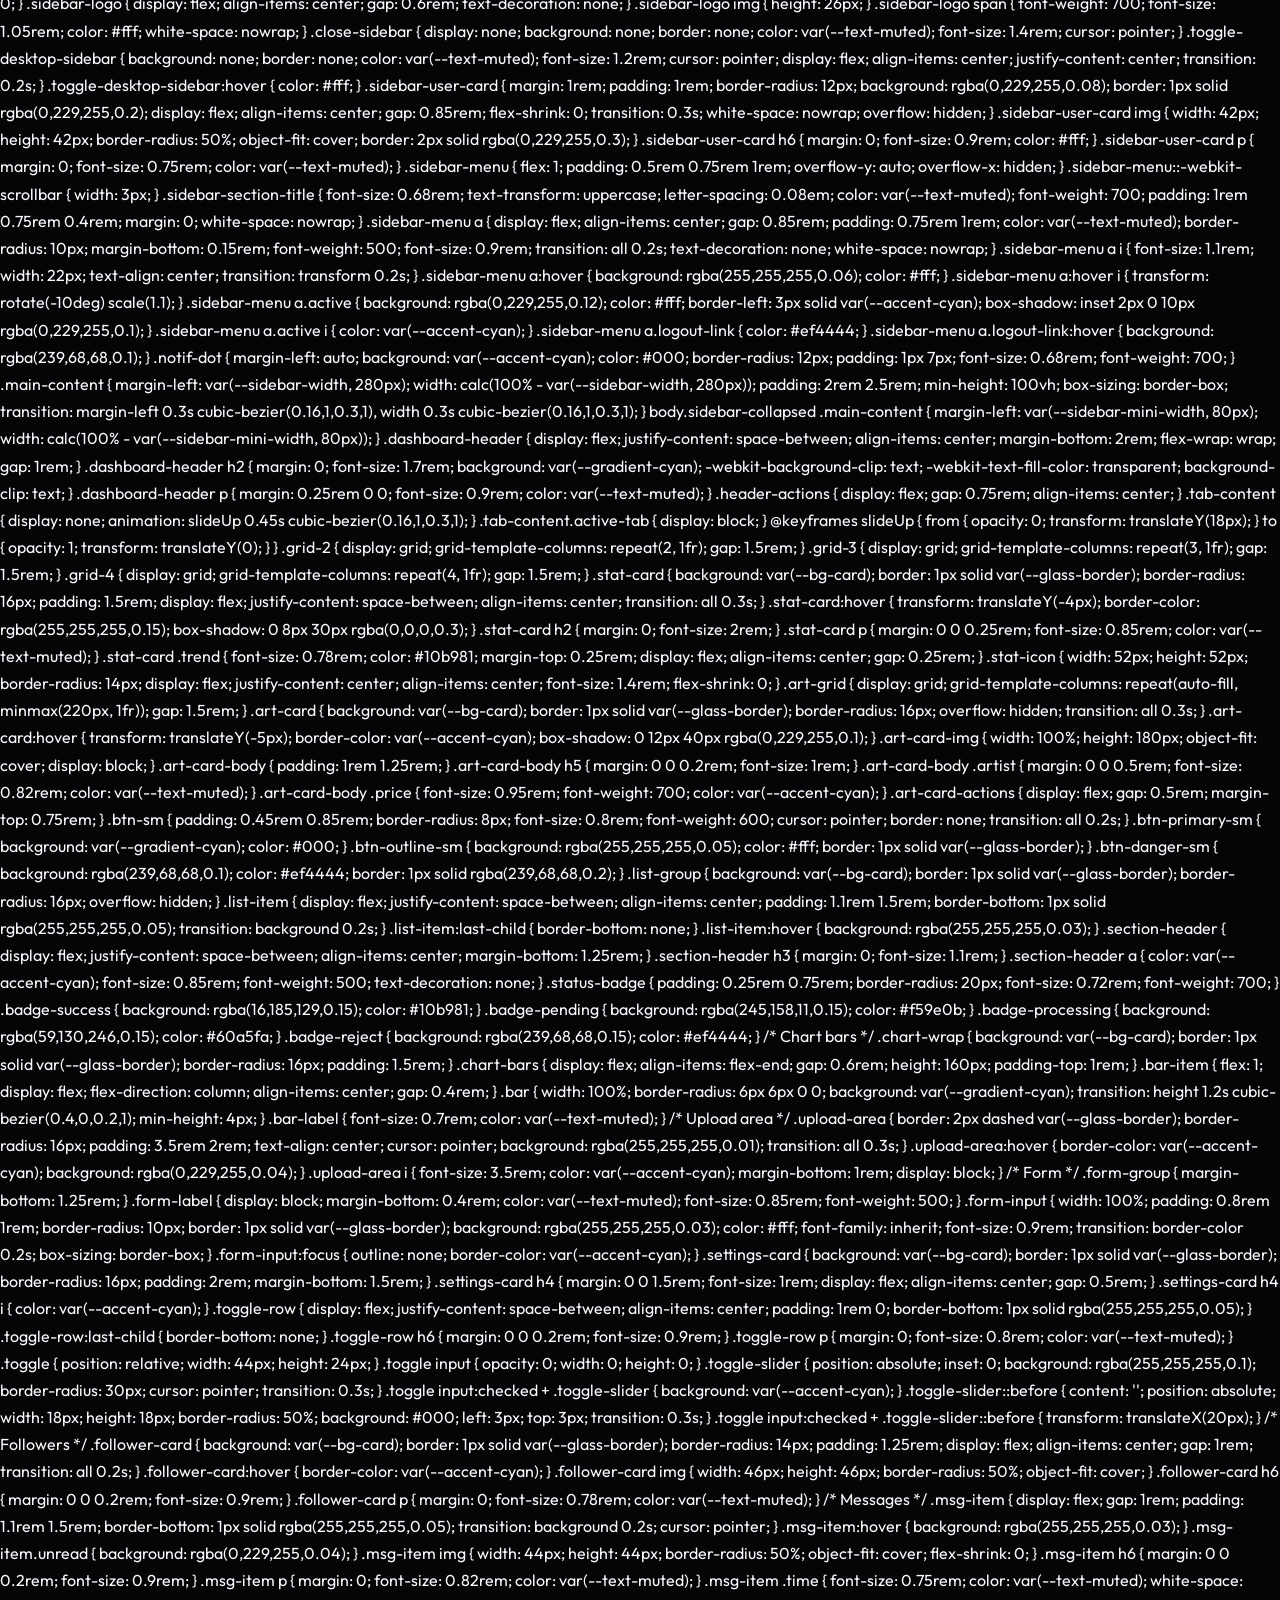
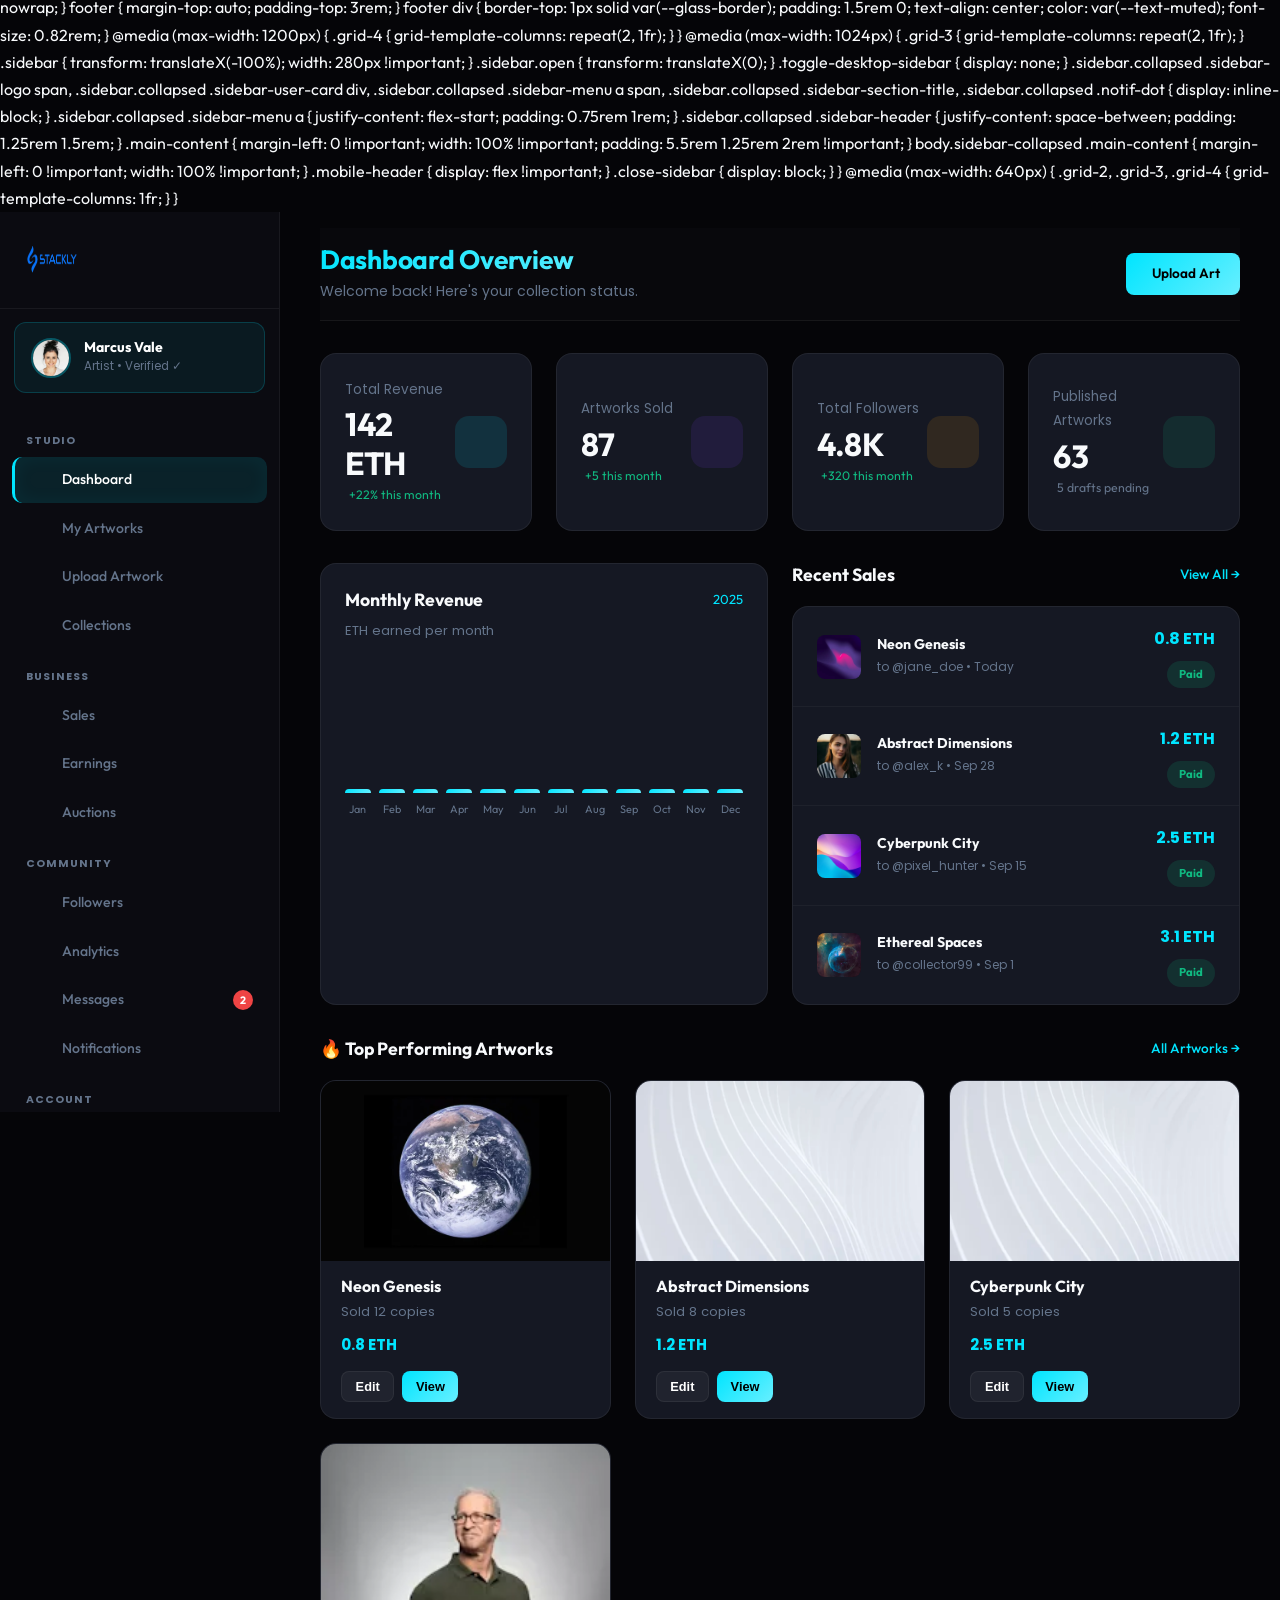
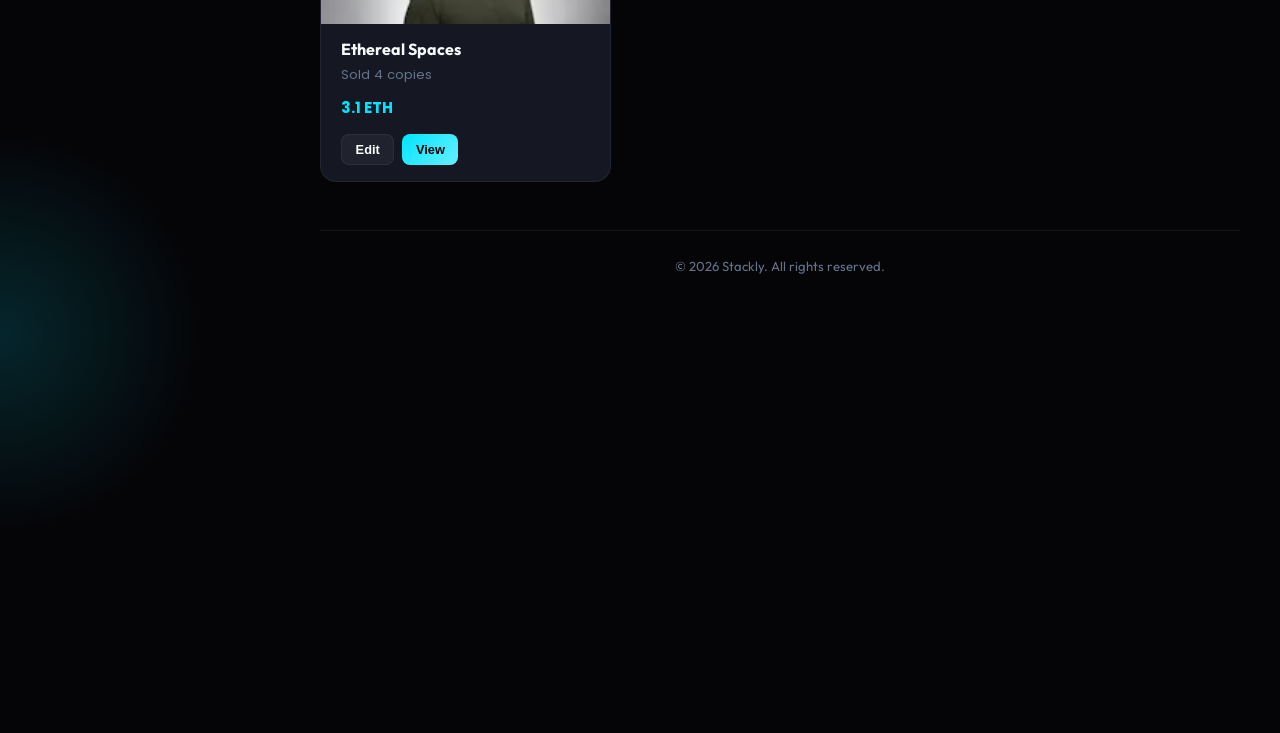
<file: dashboard-artist.html>
<!DOCTYPE html>
<html lang="en">
<head>
    <meta charset="UTF-8">
    <meta name="viewport" content="width=device-width, initial-scale=1.0">
    <title>Artist Dashboard | Stackly</title>
    <link rel="stylesheet" href="css/styles.css">
    <link rel="stylesheet" href="https://unicons.iconscout.com/release/v4.0.0/css/line.css">
    <style>
        * { box-sizing: border-box; }
        html, body { margin: 0; background-color: var(--bg-darker, #050508); color: var(--text-main, #F8FAFC); font-family: var(--font-primary, 'Outfit', sans-serif); }
        .dashboard-layout { display: block; width: 100%; min-height: 100vh; }

        .mobile-header { display: none; padding: 1rem 1.5rem; background: rgba(12,12,18,0.97); backdrop-filter: blur(20px); border-bottom: 1px solid var(--glass-border,rgba(255,255,255,0.06)); position: fixed; top: 0; left: 0; right: 0; z-index: 1060; justify-content: space-between; align-items: center; }
        .hamburger-btn { background: none; border: none; color: #fff; font-size: 1.5rem; cursor: pointer; line-height: 1; }

        .sidebar-overlay { display: none; position: fixed; inset: 0; background: rgba(5,5,8,0.85); z-index: 1045; opacity: 0; transition: opacity 0.3s; }
        .sidebar-overlay.active { opacity: 1; }

        .sidebar { position: fixed; top: 0; left: 0; bottom: 0; width: var(--sidebar-width, 280px); background: rgba(12,12,18,0.98); backdrop-filter: blur(24px); border-right: 1px solid var(--glass-border,rgba(255,255,255,0.06)); display: flex; flex-direction: column; z-index: 1050; transition: width 0.3s cubic-bezier(0.16,1,0.3,1), transform 0.3s cubic-bezier(0.16,1,0.3,1); overflow: hidden; }
        .sidebar.collapsed { width: var(--sidebar-mini-width, 80px); }
        .sidebar.collapsed .sidebar-logo span, .sidebar.collapsed .sidebar-user-card > div, .sidebar.collapsed .sidebar-section-title, .sidebar.collapsed .alert-dot, .sidebar.collapsed .notif-dot { display: none !important; }
        .sidebar.collapsed .sidebar-menu a { justify-content: center; padding: 0.85rem 0; gap: 0; }
        .sidebar.collapsed .sidebar-header { justify-content: center; padding: 1.25rem 0.5rem; }
        .sidebar.collapsed .sidebar-user-card { padding: 0.5rem; justify-content: center; background: transparent; border-color: transparent; }
        .sidebar.collapsed .toggle-desktop-sidebar { margin: 0 auto; }

        .sidebar-header { padding: 1.25rem 1.5rem; border-bottom: 1px solid var(--glass-border,rgba(255,255,255,0.06)); display: flex; align-items: center; justify-content: space-between; gap: 0.5rem; flex-shrink: 0; min-height: 66px; }
        .sidebar-logo { display: flex; align-items: center; gap: 0.65rem; text-decoration: none; overflow: hidden; }
        .sidebar-logo img { height: 28px; flex-shrink: 0; }
        .sidebar-logo span { font-weight: 700; font-size: 1.05rem; color: #fff; white-space: nowrap; }
        .close-sidebar { display: none; background: none; border: none; color: var(--text-muted,#64748B); font-size: 1.4rem; cursor: pointer; line-height: 1; }
        .toggle-desktop-sidebar { background: none; border: none; color: var(--text-muted,#64748B); font-size: 1.2rem; cursor: pointer; display: flex; align-items: center; transition: color 0.2s; flex-shrink: 0; }
        .toggle-desktop-sidebar:hover { color: #fff; }

        .sidebar-user-card { margin: 0.85rem; padding: 0.9rem 1rem; border-radius: 12px; background: rgba(0,229,255,0.07); border: 1px solid rgba(0,229,255,0.18); display: flex; align-items: center; gap: 0.85rem; flex-shrink: 0; transition: all 0.3s; overflow: hidden; }
        .sidebar-user-card img { width: 40px; height: 40px; border-radius: 50%; object-fit: cover; border: 2px solid rgba(0,229,255,0.3); flex-shrink: 0; }
        .sidebar-user-card h6 { margin: 0; font-size: 0.88rem; color: #fff; white-space: nowrap; }
        .sidebar-user-card p { margin: 0; font-size: 0.73rem; color: var(--text-muted,#64748B); white-space: nowrap; }

        .sidebar-menu { flex: 1; padding: 0.5rem 0.75rem 1rem; overflow-y: auto; overflow-x: hidden; }
        .sidebar-menu::-webkit-scrollbar { width: 3px; }
        .sidebar-menu::-webkit-scrollbar-thumb { background: rgba(255,255,255,0.08); border-radius: 10px; }
        .sidebar-section-title { font-size: 0.67rem; text-transform: uppercase; letter-spacing: 0.1em; color: var(--text-muted,#64748B); font-weight: 700; padding: 1rem 0.85rem 0.4rem; margin: 0; white-space: nowrap; overflow: hidden; }
        .sidebar-menu a { display: flex; align-items: center; gap: 0.85rem; padding: 0.72rem 0.9rem; color: var(--text-muted,#64748B); border-radius: 10px; margin-bottom: 0.1rem; font-weight: 500; font-size: 0.88rem; transition: all 0.2s; text-decoration: none; white-space: nowrap; overflow: hidden; }
        .sidebar-menu a i { font-size: 1.15rem; width: 22px; text-align: center; flex-shrink: 0; transition: transform 0.2s, color 0.2s; }
        .sidebar-menu a span { overflow: hidden; text-overflow: ellipsis; }
        .sidebar-menu a:hover { background: rgba(255,255,255,0.06); color: #fff; }
        .sidebar-menu a:hover i { transform: scale(1.15) rotate(-8deg); }
        .sidebar-menu a.active { background: rgba(0,229,255,0.1); color: #fff; border-left: 3px solid var(--accent-cyan,#00E5FF); padding-left: calc(0.9rem - 3px); box-shadow: inset 0 0 20px rgba(0,229,255,0.06); }
        .sidebar-menu a.active i { color: var(--accent-cyan,#00E5FF); }
        .sidebar-menu a.logout-link { color: #ef4444; }
        .sidebar-menu a.logout-link:hover { background: rgba(239,68,68,0.1); }
        .alert-dot, .notif-dot { margin-left: auto; background: #ef4444; color: #fff; border-radius: 20px; padding: 1px 7px; font-size: 0.67rem; font-weight: 700; flex-shrink: 0; }

        .main-content { margin-left: var(--sidebar-width, 280px); width: calc(100% - var(--sidebar-width, 280px)); min-height: 100vh; padding: 2rem 2.5rem; box-sizing: border-box; transition: margin-left 0.3s cubic-bezier(0.16,1,0.3,1), width 0.3s cubic-bezier(0.16,1,0.3,1); }
        body.sidebar-collapsed .main-content { margin-left: var(--sidebar-mini-width, 80px); width: calc(100% - var(--sidebar-mini-width, 80px)); }

        .dashboard-header { display: flex; justify-content: space-between; align-items: center; margin-bottom: 2rem; flex-wrap: wrap; gap: 1rem; }
        .dashboard-header h2 { margin: 0; font-size: 1.65rem; background: var(--gradient-cyan); -webkit-background-clip: text; -webkit-text-fill-color: transparent; background-clip: text; }
        .dashboard-header p { margin: 0.2rem 0 0; font-size: 0.88rem; color: var(--text-muted,#64748B); }
        .header-actions { display: flex; gap: 0.75rem; align-items: center; }

        .tab-content { display: none; }
        .tab-content.active-tab { display: block; animation: dashSlideUp 0.4s cubic-bezier(0.16,1,0.3,1); }
        @keyframes dashSlideUp { from { opacity: 0; transform: translateY(16px); } to { opacity: 1; transform: translateY(0); } }

        .grid-2 { display: grid; grid-template-columns: repeat(2,1fr); gap: 1.5rem; }
        .grid-3 { display: grid; grid-template-columns: repeat(3,1fr); gap: 1.5rem; }
        .grid-4 { display: grid; grid-template-columns: repeat(4,1fr); gap: 1.5rem; }

        .stat-card { background: var(--bg-card,#151823); border: 1px solid var(--glass-border,rgba(255,255,255,0.06)); border-radius: 16px; padding: 1.5rem; display: flex; justify-content: space-between; align-items: center; transition: all 0.3s; }
        .stat-card:hover { transform: translateY(-3px); border-color: rgba(255,255,255,0.12); box-shadow: 0 10px 30px rgba(0,0,0,0.3); }
        .stat-card h2 { margin: 0; font-size: 2rem; }
        .stat-card p { margin: 0 0 0.2rem; font-size: 0.84rem; color: var(--text-muted,#64748B); }
        .stat-card .trend { font-size: 0.77rem; color: #10b981; margin-top: 0.2rem; display: flex; align-items: center; gap: 0.25rem; }
        .stat-icon { width: 52px; height: 52px; border-radius: 14px; display: flex; justify-content: center; align-items: center; font-size: 1.4rem; flex-shrink: 0; }

        .art-grid { display: grid; grid-template-columns: repeat(auto-fill, minmax(220px,1fr)); gap: 1.5rem; }
        .art-card { background: var(--bg-card,#151823); border: 1px solid var(--glass-border,rgba(255,255,255,0.06)); border-radius: 16px; overflow: hidden; transition: all 0.3s; }
        .art-card:hover { transform: translateY(-5px); border-color: var(--accent-cyan,#00E5FF); box-shadow: 0 12px 40px rgba(0,229,255,0.1); }
        .art-card-img { width: 100%; height: 180px; object-fit: cover; display: block; }
        .art-card-body { padding: 1rem 1.25rem; }
        .art-card-body h5 { margin: 0 0 0.2rem; font-size: 1rem; }
        .art-card-body .artist { margin: 0 0 0.5rem; font-size: 0.82rem; color: var(--text-muted,#64748B); }
        .art-card-body .price { font-size: 0.95rem; font-weight: 700; color: var(--accent-cyan,#00E5FF); }
        .art-card-actions { display: flex; gap: 0.5rem; margin-top: 0.75rem; }

        .btn-sm { padding: 0.45rem 0.85rem; border-radius: 8px; font-size: 0.8rem; font-weight: 600; cursor: pointer; border: none; transition: all 0.2s; }
        .btn-primary-sm { background: var(--gradient-cyan); color: #000; }
        .btn-outline-sm { background: rgba(255,255,255,0.05); color: #fff; border: 1px solid var(--glass-border,rgba(255,255,255,0.06)); }
        .btn-danger-sm { background: rgba(239,68,68,0.1); color: #ef4444; border: 1px solid rgba(239,68,68,0.2); }

        .list-group { background: var(--bg-card,#151823); border: 1px solid var(--glass-border,rgba(255,255,255,0.06)); border-radius: 16px; overflow: hidden; }
        .list-item { display: flex; justify-content: space-between; align-items: center; padding: 1.1rem 1.5rem; border-bottom: 1px solid rgba(255,255,255,0.04); transition: background 0.2s; }
        .list-item:last-child { border-bottom: none; }
        .list-item:hover { background: rgba(255,255,255,0.03); }

        .section-header { display: flex; justify-content: space-between; align-items: center; margin-bottom: 1.25rem; }
        .section-header h3 { margin: 0; font-size: 1.1rem; }
        .section-header a { color: var(--accent-cyan,#00E5FF); font-size: 0.85rem; font-weight: 500; text-decoration: none; }

        .status-badge { padding: 0.25rem 0.75rem; border-radius: 20px; font-size: 0.71rem; font-weight: 700; }
        .badge-success { background: rgba(16,185,129,0.15); color: #10b981; }
        .badge-pending { background: rgba(245,158,11,0.15); color: #f59e0b; }
        .badge-processing { background: rgba(59,130,246,0.15); color: #60a5fa; }
        .badge-reject { background: rgba(239,68,68,0.15); color: #ef4444; }

        .chart-wrap { background: var(--bg-card,#151823); border: 1px solid var(--glass-border,rgba(255,255,255,0.06)); border-radius: 16px; padding: 1.5rem; }
        .chart-bars { display: flex; align-items: flex-end; gap: 0.5rem; height: 160px; padding-top: 1rem; }
        .bar-item { flex: 1; display: flex; flex-direction: column; align-items: center; gap: 0.4rem; }
        .bar { width: 100%; border-radius: 6px 6px 0 0; background: var(--gradient-cyan); transition: height 1.2s cubic-bezier(0.4,0,0.2,1); min-height: 4px; }
        .bar-label { font-size: 0.68rem; color: var(--text-muted,#64748B); }

        .upload-area { border: 2px dashed var(--glass-border,rgba(255,255,255,0.06)); border-radius: 16px; padding: 3.5rem 2rem; text-align: center; cursor: pointer; background: rgba(255,255,255,0.01); transition: all 0.3s; }
        .upload-area:hover { border-color: var(--accent-cyan,#00E5FF); background: rgba(0,229,255,0.04); }
        .upload-area i { font-size: 3.5rem; color: var(--accent-cyan,#00E5FF); margin-bottom: 1rem; display: block; }

        .form-group { margin-bottom: 1.25rem; }
        .form-label { display: block; margin-bottom: 0.4rem; color: var(--text-muted,#64748B); font-size: 0.84rem; font-weight: 500; }
        .form-input { width: 100%; padding: 0.8rem 1rem; border-radius: 10px; border: 1px solid var(--glass-border,rgba(255,255,255,0.06)); background: rgba(255,255,255,0.03); color: #fff; font-family: inherit; font-size: 0.9rem; transition: border-color 0.2s; box-sizing: border-box; }
        .form-input:focus { outline: none; border-color: var(--accent-cyan,#00E5FF); }
        .settings-card { background: var(--bg-card,#151823); border: 1px solid var(--glass-border,rgba(255,255,255,0.06)); border-radius: 16px; padding: 2rem; margin-bottom: 1.5rem; }
        .settings-card h4 { margin: 0 0 1.5rem; font-size: 1rem; display: flex; align-items: center; gap: 0.5rem; }
        .settings-card h4 i { color: var(--accent-cyan,#00E5FF); }

        .toggle-row { display: flex; justify-content: space-between; align-items: center; padding: 1rem 0; border-bottom: 1px solid rgba(255,255,255,0.04); }
        .toggle-row:last-child { border-bottom: none; }
        .toggle-row h6 { margin: 0 0 0.2rem; font-size: 0.9rem; }
        .toggle-row p { margin: 0; font-size: 0.8rem; color: var(--text-muted,#64748B); }
        .toggle { position: relative; width: 44px; height: 24px; }
        .toggle input { opacity: 0; width: 0; height: 0; }
        .toggle-slider { position: absolute; inset: 0; background: rgba(255,255,255,0.1); border-radius: 30px; cursor: pointer; transition: 0.3s; }
        .toggle input:checked + .toggle-slider { background: var(--accent-cyan,#00E5FF); }
        .toggle-slider::before { content: ''; position: absolute; width: 18px; height: 18px; border-radius: 50%; background: #000; left: 3px; top: 3px; transition: 0.3s; }
        .toggle input:checked + .toggle-slider::before { transform: translateX(20px); }

        .follower-card { background: var(--bg-card,#151823); border: 1px solid var(--glass-border,rgba(255,255,255,0.06)); border-radius: 14px; padding: 1.25rem; display: flex; align-items: center; gap: 1rem; transition: all 0.2s; }
        .follower-card:hover { border-color: var(--accent-cyan,#00E5FF); }
        .follower-card img { width: 46px; height: 46px; border-radius: 50%; object-fit: cover; }
        .follower-card h6 { margin: 0 0 0.2rem; font-size: 0.9rem; }
        .follower-card p { margin: 0; font-size: 0.78rem; color: var(--text-muted,#64748B); }

        .msg-item { display: flex; gap: 1rem; padding: 1.1rem 1.5rem; border-bottom: 1px solid rgba(255,255,255,0.04); transition: background 0.2s; cursor: pointer; }
        .msg-item:hover { background: rgba(255,255,255,0.03); }
        .msg-item.unread { background: rgba(0,229,255,0.04); }
        .msg-item img { width: 44px; height: 44px; border-radius: 50%; object-fit: cover; flex-shrink: 0; }
        .msg-item h6 { margin: 0 0 0.2rem; font-size: 0.9rem; }
        .msg-item p { margin: 0; font-size: 0.82rem; color: var(--text-muted,#64748B); }
        .msg-item .time { font-size: 0.75rem; color: var(--text-muted,#64748B); white-space: nowrap; }

        footer { margin-top: 3rem; }
        footer div { border-top: 1px solid var(--glass-border,rgba(255,255,255,0.06)); padding: 1.5rem 0; text-align: center; color: var(--text-muted,#64748B); font-size: 0.82rem; }

        @media (max-width: 1200px) { .grid-4 { grid-template-columns: repeat(2,1fr); } }
        @media (max-width: 1024px) {
            .mobile-header { display: flex !important; }
            .sidebar { transform: translateX(-100%); width: 280px !important; }
            .sidebar.open { transform: translateX(0); }
            .sidebar-overlay { display: block; }
            .toggle-desktop-sidebar { display: none; }
            .close-sidebar { display: block !important; }
            .sidebar.collapsed { width: 280px !important; }
            .sidebar.collapsed .sidebar-logo span, .sidebar.collapsed .sidebar-user-card > div, .sidebar.collapsed .sidebar-section-title, .sidebar.collapsed .alert-dot, .sidebar.collapsed .notif-dot { display: block !important; }
            .sidebar.collapsed .sidebar-menu a { justify-content: flex-start !important; padding: 0.72rem 0.9rem !important; gap: 0.85rem !important; }
            .sidebar.collapsed .sidebar-header { justify-content: space-between !important; padding: 1.25rem 1.5rem !important; }
            .sidebar.collapsed .sidebar-user-card { padding: 0.9rem 1rem !important; justify-content: flex-start !important; }
            .main-content { margin-left: 0 !important; width: 100% !important; padding: 5.5rem 1.25rem 2rem !important; transition: none; }
            body.sidebar-collapsed .main-content { margin-left: 0 !important; width: 100% !important; }
            .grid-3 { grid-template-columns: repeat(2,1fr); }
        }
        @media (max-width: 640px) {
            .grid-2, .grid-3, .grid-4 { grid-template-columns: 1fr !important; }
            .main-content { padding: 5rem 1rem 2rem !important; }
        }
    </style>
    <link rel="stylesheet" href="css/animations.css">
</head>
<body>
    <div class="mobile-header">
        <a href="index.html" class="sidebar-logo"><img src="lo.webp" alt="Logo"></a>
        <button class="hamburger" id="open-sidebar" aria-label="Menu" style="display:flex; z-index:1001;"><span></span><span></span><span></span></button>
    </div>


        .sidebar-overlay { position: fixed; inset: 0; background: rgba(5,5,8,0.8); z-index: 1040; opacity: 0; visibility: hidden; transition: 0.3s; }
        .sidebar-overlay.active { opacity: 1; visibility: visible; }
        .sidebar { width: var(--sidebar-width, 280px); background: rgba(15,15,20,0.98); backdrop-filter: blur(20px); border-right: 1px solid var(--glass-border); display: flex; flex-direction: column; position: fixed; top: 0; bottom: 0; left: 0; z-index: 1050; transition: width 0.3s cubic-bezier(0.16,1,0.3,1), transform 0.3s; }
        .sidebar.collapsed { width: var(--sidebar-mini-width, 80px); }
        .sidebar.collapsed .sidebar-logo span, .sidebar.collapsed .sidebar-user-card div, .sidebar.collapsed .sidebar-menu a span, .sidebar.collapsed .sidebar-section-title, .sidebar.collapsed .notif-dot { display: none; }
        .sidebar.collapsed .sidebar-menu a { justify-content: center; padding: 0.75rem 0; }
        .sidebar.collapsed .sidebar-header { justify-content: center; padding: 1.25rem 0; }
        .sidebar.collapsed .sidebar-user-card { padding: 0.5rem; justify-content: center; background: transparent; border-color: transparent; }
        
        .sidebar-header { padding: 1.25rem 1.5rem; border-bottom: 1px solid var(--glass-border); display: flex; justify-content: space-between; align-items: center; gap: 0.5rem; flex-shrink: 0; }
        .sidebar-logo { display: flex; align-items: center; gap: 0.6rem; text-decoration: none; }
        .sidebar-logo img { height: 26px; }
        .sidebar-logo span { font-weight: 700; font-size: 1.05rem; color: #fff; white-space: nowrap; }
        .close-sidebar { display: none; background: none; border: none; color: var(--text-muted); font-size: 1.4rem; cursor: pointer; }
        .toggle-desktop-sidebar { background: none; border: none; color: var(--text-muted); font-size: 1.2rem; cursor: pointer; display: flex; align-items: center; justify-content: center; transition: 0.2s; }
        .toggle-desktop-sidebar:hover { color: #fff; }

        .sidebar-user-card { margin: 1rem; padding: 1rem; border-radius: 12px; background: rgba(0,229,255,0.08); border: 1px solid rgba(0,229,255,0.2); display: flex; align-items: center; gap: 0.85rem; flex-shrink: 0; transition: 0.3s; white-space: nowrap; overflow: hidden; }
        .sidebar-user-card img { width: 42px; height: 42px; border-radius: 50%; object-fit: cover; border: 2px solid rgba(0,229,255,0.3); }
        .sidebar-user-card h6 { margin: 0; font-size: 0.9rem; color: #fff; }
        .sidebar-user-card p { margin: 0; font-size: 0.75rem; color: var(--text-muted); }

        .sidebar-menu { flex: 1; padding: 0.5rem 0.75rem 1rem; overflow-y: auto; overflow-x: hidden; }
        .sidebar-menu::-webkit-scrollbar { width: 3px; }
        .sidebar-section-title { font-size: 0.68rem; text-transform: uppercase; letter-spacing: 0.08em; color: var(--text-muted); font-weight: 700; padding: 1rem 0.75rem 0.4rem; margin: 0; white-space: nowrap; }
        .sidebar-menu a { display: flex; align-items: center; gap: 0.85rem; padding: 0.75rem 1rem; color: var(--text-muted); border-radius: 10px; margin-bottom: 0.15rem; font-weight: 500; font-size: 0.9rem; transition: all 0.2s; text-decoration: none; white-space: nowrap; }
        .sidebar-menu a i { font-size: 1.1rem; width: 22px; text-align: center; transition: transform 0.2s; }
        .sidebar-menu a:hover { background: rgba(255,255,255,0.06); color: #fff; }
        .sidebar-menu a:hover i { transform: rotate(-10deg) scale(1.1); }
        .sidebar-menu a.active { background: rgba(0,229,255,0.12); color: #fff; border-left: 3px solid var(--accent-cyan); box-shadow: inset 2px 0 10px rgba(0,229,255,0.1); }
        .sidebar-menu a.active i { color: var(--accent-cyan); }
        .sidebar-menu a.logout-link { color: #ef4444; }
        .sidebar-menu a.logout-link:hover { background: rgba(239,68,68,0.1); }
        .notif-dot { margin-left: auto; background: var(--accent-cyan); color: #000; border-radius: 12px; padding: 1px 7px; font-size: 0.68rem; font-weight: 700; }

        .main-content { margin-left: var(--sidebar-width, 280px); width: calc(100% - var(--sidebar-width, 280px)); padding: 2rem 2.5rem; min-height: 100vh; box-sizing: border-box; transition: margin-left 0.3s cubic-bezier(0.16,1,0.3,1), width 0.3s cubic-bezier(0.16,1,0.3,1); }
        body.sidebar-collapsed .main-content { margin-left: var(--sidebar-mini-width, 80px); width: calc(100% - var(--sidebar-mini-width, 80px)); }
        .dashboard-header { display: flex; justify-content: space-between; align-items: center; margin-bottom: 2rem; flex-wrap: wrap; gap: 1rem; }
        .dashboard-header h2 { margin: 0; font-size: 1.7rem; background: var(--gradient-cyan); -webkit-background-clip: text; -webkit-text-fill-color: transparent; background-clip: text; }
        .dashboard-header p { margin: 0.25rem 0 0; font-size: 0.9rem; color: var(--text-muted); }
        .header-actions { display: flex; gap: 0.75rem; align-items: center; }

        .tab-content { display: none; animation: slideUp 0.45s cubic-bezier(0.16,1,0.3,1); }
        .tab-content.active-tab { display: block; }
        @keyframes slideUp { from { opacity: 0; transform: translateY(18px); } to { opacity: 1; transform: translateY(0); } }

        .grid-2 { display: grid; grid-template-columns: repeat(2, 1fr); gap: 1.5rem; }
        .grid-3 { display: grid; grid-template-columns: repeat(3, 1fr); gap: 1.5rem; }
        .grid-4 { display: grid; grid-template-columns: repeat(4, 1fr); gap: 1.5rem; }

        .stat-card { background: var(--bg-card); border: 1px solid var(--glass-border); border-radius: 16px; padding: 1.5rem; display: flex; justify-content: space-between; align-items: center; transition: all 0.3s; }
        .stat-card:hover { transform: translateY(-4px); border-color: rgba(255,255,255,0.15); box-shadow: 0 8px 30px rgba(0,0,0,0.3); }
        .stat-card h2 { margin: 0; font-size: 2rem; }
        .stat-card p { margin: 0 0 0.25rem; font-size: 0.85rem; color: var(--text-muted); }
        .stat-card .trend { font-size: 0.78rem; color: #10b981; margin-top: 0.25rem; display: flex; align-items: center; gap: 0.25rem; }
        .stat-icon { width: 52px; height: 52px; border-radius: 14px; display: flex; justify-content: center; align-items: center; font-size: 1.4rem; flex-shrink: 0; }

        .art-grid { display: grid; grid-template-columns: repeat(auto-fill, minmax(220px, 1fr)); gap: 1.5rem; }
        .art-card { background: var(--bg-card); border: 1px solid var(--glass-border); border-radius: 16px; overflow: hidden; transition: all 0.3s; }
        .art-card:hover { transform: translateY(-5px); border-color: var(--accent-cyan); box-shadow: 0 12px 40px rgba(0,229,255,0.1); }
        .art-card-img { width: 100%; height: 180px; object-fit: cover; display: block; }
        .art-card-body { padding: 1rem 1.25rem; }
        .art-card-body h5 { margin: 0 0 0.2rem; font-size: 1rem; }
        .art-card-body .artist { margin: 0 0 0.5rem; font-size: 0.82rem; color: var(--text-muted); }
        .art-card-body .price { font-size: 0.95rem; font-weight: 700; color: var(--accent-cyan); }
        .art-card-actions { display: flex; gap: 0.5rem; margin-top: 0.75rem; }

        .btn-sm { padding: 0.45rem 0.85rem; border-radius: 8px; font-size: 0.8rem; font-weight: 600; cursor: pointer; border: none; transition: all 0.2s; }
        .btn-primary-sm { background: var(--gradient-cyan); color: #000; }
        .btn-outline-sm { background: rgba(255,255,255,0.05); color: #fff; border: 1px solid var(--glass-border); }
        .btn-danger-sm { background: rgba(239,68,68,0.1); color: #ef4444; border: 1px solid rgba(239,68,68,0.2); }

        .list-group { background: var(--bg-card); border: 1px solid var(--glass-border); border-radius: 16px; overflow: hidden; }
        .list-item { display: flex; justify-content: space-between; align-items: center; padding: 1.1rem 1.5rem; border-bottom: 1px solid rgba(255,255,255,0.05); transition: background 0.2s; }
        .list-item:last-child { border-bottom: none; }
        .list-item:hover { background: rgba(255,255,255,0.03); }

        .section-header { display: flex; justify-content: space-between; align-items: center; margin-bottom: 1.25rem; }
        .section-header h3 { margin: 0; font-size: 1.1rem; }
        .section-header a { color: var(--accent-cyan); font-size: 0.85rem; font-weight: 500; text-decoration: none; }

        .status-badge { padding: 0.25rem 0.75rem; border-radius: 20px; font-size: 0.72rem; font-weight: 700; }
        .badge-success { background: rgba(16,185,129,0.15); color: #10b981; }
        .badge-pending { background: rgba(245,158,11,0.15); color: #f59e0b; }
        .badge-processing { background: rgba(59,130,246,0.15); color: #60a5fa; }
        .badge-reject { background: rgba(239,68,68,0.15); color: #ef4444; }

        /* Chart bars */
        .chart-wrap { background: var(--bg-card); border: 1px solid var(--glass-border); border-radius: 16px; padding: 1.5rem; }
        .chart-bars { display: flex; align-items: flex-end; gap: 0.6rem; height: 160px; padding-top: 1rem; }
        .bar-item { flex: 1; display: flex; flex-direction: column; align-items: center; gap: 0.4rem; }
        .bar { width: 100%; border-radius: 6px 6px 0 0; background: var(--gradient-cyan); transition: height 1.2s cubic-bezier(0.4,0,0.2,1); min-height: 4px; }
        .bar-label { font-size: 0.7rem; color: var(--text-muted); }

        /* Upload area */
        .upload-area { border: 2px dashed var(--glass-border); border-radius: 16px; padding: 3.5rem 2rem; text-align: center; cursor: pointer; background: rgba(255,255,255,0.01); transition: all 0.3s; }
        .upload-area:hover { border-color: var(--accent-cyan); background: rgba(0,229,255,0.04); }
        .upload-area i { font-size: 3.5rem; color: var(--accent-cyan); margin-bottom: 1rem; display: block; }

        /* Form */
        .form-group { margin-bottom: 1.25rem; }
        .form-label { display: block; margin-bottom: 0.4rem; color: var(--text-muted); font-size: 0.85rem; font-weight: 500; }
        .form-input { width: 100%; padding: 0.8rem 1rem; border-radius: 10px; border: 1px solid var(--glass-border); background: rgba(255,255,255,0.03); color: #fff; font-family: inherit; font-size: 0.9rem; transition: border-color 0.2s; box-sizing: border-box; }
        .form-input:focus { outline: none; border-color: var(--accent-cyan); }
        .settings-card { background: var(--bg-card); border: 1px solid var(--glass-border); border-radius: 16px; padding: 2rem; margin-bottom: 1.5rem; }
        .settings-card h4 { margin: 0 0 1.5rem; font-size: 1rem; display: flex; align-items: center; gap: 0.5rem; }
        .settings-card h4 i { color: var(--accent-cyan); }

        .toggle-row { display: flex; justify-content: space-between; align-items: center; padding: 1rem 0; border-bottom: 1px solid rgba(255,255,255,0.05); }
        .toggle-row:last-child { border-bottom: none; }
        .toggle-row h6 { margin: 0 0 0.2rem; font-size: 0.9rem; }
        .toggle-row p { margin: 0; font-size: 0.8rem; color: var(--text-muted); }
        .toggle { position: relative; width: 44px; height: 24px; }
        .toggle input { opacity: 0; width: 0; height: 0; }
        .toggle-slider { position: absolute; inset: 0; background: rgba(255,255,255,0.1); border-radius: 30px; cursor: pointer; transition: 0.3s; }
        .toggle input:checked + .toggle-slider { background: var(--accent-cyan); }
        .toggle-slider::before { content: ''; position: absolute; width: 18px; height: 18px; border-radius: 50%; background: #000; left: 3px; top: 3px; transition: 0.3s; }
        .toggle input:checked + .toggle-slider::before { transform: translateX(20px); }

        /* Followers */
        .follower-card { background: var(--bg-card); border: 1px solid var(--glass-border); border-radius: 14px; padding: 1.25rem; display: flex; align-items: center; gap: 1rem; transition: all 0.2s; }
        .follower-card:hover { border-color: var(--accent-cyan); }
        .follower-card img { width: 46px; height: 46px; border-radius: 50%; object-fit: cover; }
        .follower-card h6 { margin: 0 0 0.2rem; font-size: 0.9rem; }
        .follower-card p { margin: 0; font-size: 0.78rem; color: var(--text-muted); }

        /* Messages */
        .msg-item { display: flex; gap: 1rem; padding: 1.1rem 1.5rem; border-bottom: 1px solid rgba(255,255,255,0.05); transition: background 0.2s; cursor: pointer; }
        .msg-item:hover { background: rgba(255,255,255,0.03); }
        .msg-item.unread { background: rgba(0,229,255,0.04); }
        .msg-item img { width: 44px; height: 44px; border-radius: 50%; object-fit: cover; flex-shrink: 0; }
        .msg-item h6 { margin: 0 0 0.2rem; font-size: 0.9rem; }
        .msg-item p { margin: 0; font-size: 0.82rem; color: var(--text-muted); }
        .msg-item .time { font-size: 0.75rem; color: var(--text-muted); white-space: nowrap; }

        footer { margin-top: auto; padding-top: 3rem; }
        footer div { border-top: 1px solid var(--glass-border); padding: 1.5rem 0; text-align: center; color: var(--text-muted); font-size: 0.82rem; }

        @media (max-width: 1200px) { .grid-4 { grid-template-columns: repeat(2, 1fr); } }
        @media (max-width: 1024px) {
            .grid-3 { grid-template-columns: repeat(2, 1fr); }
            .sidebar { transform: translateX(-100%); width: 280px !important; }
            .sidebar.open { transform: translateX(0); }
            .toggle-desktop-sidebar { display: none; }
            .sidebar.collapsed .sidebar-logo span, .sidebar.collapsed .sidebar-user-card div, .sidebar.collapsed .sidebar-menu a span, .sidebar.collapsed .sidebar-section-title, .sidebar.collapsed .notif-dot { display: inline-block; }
            .sidebar.collapsed .sidebar-menu a { justify-content: flex-start; padding: 0.75rem 1rem; }
            .sidebar.collapsed .sidebar-header { justify-content: space-between; padding: 1.25rem 1.5rem; }
            .main-content { margin-left: 0 !important; width: 100% !important; padding: 5.5rem 1.25rem 2rem !important; }
            body.sidebar-collapsed .main-content { margin-left: 0 !important; width: 100% !important; }
            .mobile-header { display: flex !important; }
            .close-sidebar { display: block; }
        }
        @media (max-width: 640px) { .grid-2, .grid-3, .grid-4 { grid-template-columns: 1fr; } }
    </style>
    <link rel="stylesheet" href="css/animations.css">
</head>
<body>
    <div class="mobile-header">
        <a href="index.html" class="sidebar-logo"><img src="lo.webp" alt="Logo"></a>
        <button class="hamburger" id="open-sidebar" aria-label="Menu" style="display:flex; z-index:1001;"><span></span><span></span><span></span></button>
    </div>

    <div class="dashboard-layout">
        <div class="sidebar-overlay" id="sidebar-overlay"></div>
        <aside class="sidebar" id="dashboard-sidebar">
            <div class="sidebar-header">
                <a href="index.html" class="sidebar-logo"><img src="lo.webp" alt="Logo"></a>
                <button class="toggle-desktop-sidebar" id="toggle-desktop-sidebar"><i class="uil uil-left-arrow-to-left"></i></button>
                <button class="close-sidebar" id="close-sidebar"><i class="uil uil-times"></i></button>
            </div>
            <div class="sidebar-user-card">
                <img loading="lazy" src="IMAGE/aria.webp" alt="Artist">
                <div>
                    <h6>Marcus Vale</h6>
                    <p>Artist • Verified ✓</p>
                </div>
            </div>
            <div class="sidebar-menu">
                <p class="sidebar-section-title">Studio</p>
                <a href="#dashboard" class="dash-link active"><i class="uil uil-apps"></i> <span>Dashboard</span></a>
                <a href="#artworks" class="dash-link"><i class="uil uil-image"></i> <span>My Artworks</span></a>
                <a href="#upload" class="dash-link"><i class="uil uil-upload"></i> <span>Upload Artwork</span></a>
                <a href="#collections" class="dash-link"><i class="uil uil-layer-group"></i> <span>Collections</span></a>

                <p class="sidebar-section-title">Business</p>
                <a href="#orders" class="dash-link"><i class="uil uil-receipt"></i> <span>Sales</span></a>
                <a href="#earnings" class="dash-link"><i class="uil uil-money-bill"></i> <span>Earnings</span></a>
                <a href="#auctions" class="dash-link"><i class="uil uil-gavel"></i> <span>Auctions</span></a>

                <p class="sidebar-section-title">Community</p>
                <a href="#followers" class="dash-link"><i class="uil uil-users-alt"></i> <span>Followers</span></a>
                <a href="#analytics" class="dash-link"><i class="uil uil-chart-line"></i> <span>Analytics</span></a>
                <a href="#messages" class="dash-link"><i class="uil uil-envelope"></i> <span>Messages</span> <span class="notif-dot">2</span></a>
                <a href="#notifications" class="dash-link"><i class="uil uil-bell"></i> <span>Notifications</span></a>

                <p class="sidebar-section-title">Account</p>
                <a href="#profile" class="dash-link"><i class="uil uil-user"></i> <span>Profile</span></a>
                <a href="#settings" class="dash-link"><i class="uil uil-setting"></i> <span>Settings</span></a>
                <a href="login.html" class="logout-link dash-link"><i class="uil uil-sign-out-alt"></i> <span>Logout</span></a>
            </div>
        </aside>

        <main class="main-content">
            <header class="dashboard-header">
                <div>
                    <h2 id="page-title">Artist Studio</h2>
                    <p id="page-subtitle">Welcome back, Marcus! Your art is making waves.</p>
                </div>
                <div class="header-actions">
                    <a href="#upload" class="dash-link-trigger btn-sm btn-primary-sm" style="padding:0.6rem 1.25rem; font-size:0.85rem; text-decoration:none; display:inline-flex; align-items:center; gap:0.4rem;"><i class="uil uil-upload"></i> Upload Art</a>
                </div>
            </header>

            <!-- 1. DASHBOARD -->
            <div id="dashboard" class="tab-content active-tab">
                <!-- Stats Row -->
                <div class="grid-4" style="margin-bottom:2rem;">
                    <div class="stat-card reveal">
                        <div><p>Total Revenue</p><h2>142 ETH</h2><div class="trend"><i class="uil uil-arrow-up"></i> +22% this month</div></div>
                        <div class="stat-icon" style="background:rgba(0,229,255,0.12); color:var(--accent-cyan);"><i class="uil uil-money-bill"></i></div>
                    </div>
                    <div class="stat-card reveal">
                        <div><p>Artworks Sold</p><h2>87</h2><div class="trend"><i class="uil uil-arrow-up"></i> +5 this month</div></div>
                        <div class="stat-icon" style="background:rgba(124,58,237,0.12); color:var(--accent-violet);"><i class="uil uil-shopping-cart"></i></div>
                    </div>
                    <div class="stat-card reveal">
                        <div><p>Total Followers</p><h2>4.8K</h2><div class="trend"><i class="uil uil-arrow-up"></i> +320 this month</div></div>
                        <div class="stat-icon" style="background:rgba(245,158,11,0.12); color:#f59e0b;"><i class="uil uil-users-alt"></i></div>
                    </div>
                    <div class="stat-card reveal">
                        <div><p>Published Artworks</p><h2>63</h2><div class="trend" style="color:var(--text-muted);"><i class="uil uil-image"></i> 5 drafts pending</div></div>
                        <div class="stat-icon" style="background:rgba(16,185,129,0.12); color:#10b981;"><i class="uil uil-image"></i></div>
                    </div>
                </div>

                <!-- Chart + Recent Sales -->
                <div class="grid-2" style="margin-bottom:2rem;">
                    <div class="chart-wrap">
                        <div class="section-header" style="margin-bottom:0.5rem;">
                            <h3>Monthly Revenue</h3>
                            <span style="font-size:0.82rem; color:var(--accent-cyan);">2025</span>
                        </div>
                        <p style="margin:0 0 1rem; font-size:0.82rem; color:var(--text-muted);">ETH earned per month</p>
                        <div class="chart-bars" id="chart-bars">
                            <div class="bar-item"><div class="bar" style="height:40%;"></div><span class="bar-label">Jan</span></div>
                            <div class="bar-item"><div class="bar" style="height:55%;"></div><span class="bar-label">Feb</span></div>
                            <div class="bar-item"><div class="bar" style="height:35%;"></div><span class="bar-label">Mar</span></div>
                            <div class="bar-item"><div class="bar" style="height:70%;"></div><span class="bar-label">Apr</span></div>
                            <div class="bar-item"><div class="bar" style="height:60%;"></div><span class="bar-label">May</span></div>
                            <div class="bar-item"><div class="bar" style="height:85%;"></div><span class="bar-label">Jun</span></div>
                            <div class="bar-item"><div class="bar" style="height:75%;"></div><span class="bar-label">Jul</span></div>
                            <div class="bar-item"><div class="bar" style="height:90%;"></div><span class="bar-label">Aug</span></div>
                            <div class="bar-item"><div class="bar" style="height:100%;"></div><span class="bar-label">Sep</span></div>
                            <div class="bar-item"><div class="bar" style="height:80%;"></div><span class="bar-label">Oct</span></div>
                            <div class="bar-item"><div class="bar" style="height:65%;"></div><span class="bar-label">Nov</span></div>
                            <div class="bar-item"><div class="bar" style="height:95%;"></div><span class="bar-label">Dec</span></div>
                        </div>
                    </div>
                    <div>
                        <div class="section-header"><h3>Recent Sales</h3><a href="#orders" class="dash-link-trigger">View All →</a></div>
                        <div class="list-group">
                            <div class="list-item reveal"><div style="display:flex;gap:1rem;align-items:center;"><img loading="lazy" src="IMAGE/camile cover.webp" style="width:44px;height:44px;border-radius:8px;object-fit:cover;" alt="Art"><div><h6 style="margin:0 0 0.2rem;font-size:0.88rem;">Neon Genesis</h6><p style="margin:0;font-size:0.75rem;color:var(--text-muted);">to @jane_doe • Today</p></div></div><div style="text-align:right;"><p style="margin:0 0 0.2rem;font-weight:700;color:var(--accent-cyan);">0.8 ETH</p><span class="status-badge badge-success">Paid</span></div></div>
                            <div class="list-item reveal"><div style="display:flex;gap:1rem;align-items:center;"><img loading="lazy" src="IMAGE/camile.webp" style="width:44px;height:44px;border-radius:8px;object-fit:cover;" alt="Art"><div><h6 style="margin:0 0 0.2rem;font-size:0.88rem;">Abstract Dimensions</h6><p style="margin:0;font-size:0.75rem;color:var(--text-muted);">to @alex_k • Sep 28</p></div></div><div style="text-align:right;"><p style="margin:0 0 0.2rem;font-weight:700;color:var(--accent-cyan);">1.2 ETH</p><span class="status-badge badge-success">Paid</span></div></div>
                            <div class="list-item reveal"><div style="display:flex;gap:1rem;align-items:center;"><img loading="lazy" src="IMAGE/chromatic pulse.webp" style="width:44px;height:44px;border-radius:8px;object-fit:cover;" alt="Art"><div><h6 style="margin:0 0 0.2rem;font-size:0.88rem;">Cyberpunk City</h6><p style="margin:0;font-size:0.75rem;color:var(--text-muted);">to @pixel_hunter • Sep 15</p></div></div><div style="text-align:right;"><p style="margin:0 0 0.2rem;font-weight:700;color:var(--accent-cyan);">2.5 ETH</p><span class="status-badge badge-success">Paid</span></div></div>
                            <div class="list-item reveal"><div style="display:flex;gap:1rem;align-items:center;"><img loading="lazy" src="IMAGE/cosmic art.webp" style="width:44px;height:44px;border-radius:8px;object-fit:cover;" alt="Art"><div><h6 style="margin:0 0 0.2rem;font-size:0.88rem;">Ethereal Spaces</h6><p style="margin:0;font-size:0.75rem;color:var(--text-muted);">to @collector99 • Sep 1</p></div></div><div style="text-align:right;"><p style="margin:0 0 0.2rem;font-weight:700;color:var(--accent-cyan);">3.1 ETH</p><span class="status-badge badge-success">Paid</span></div></div>
                        </div>
                    </div>
                </div>

                <!-- Top Artworks -->
                <div>
                    <div class="section-header"><h3>🔥 Top Performing Artworks</h3><a href="#artworks" class="dash-link-trigger">All Artworks →</a></div>
                    <div class="art-grid">
                        <div class="art-card tilt-card reveal"><img loading="lazy" class="art-card-img" src="IMAGE/cosmic visiions.webp" alt="Art"><div class="art-card-body"><h5>Neon Genesis</h5><p class="artist">Sold 12 copies</p><p class="price">0.8 ETH</p><div class="art-card-actions"><button class="btn-sm btn-outline-sm">Edit</button><button class="btn-sm btn-primary-sm">View</button></div></div></div>
                        <div class="art-card tilt-card reveal"><img loading="lazy" class="art-card-img" src="IMAGE/cyber.webp" alt="Art"><div class="art-card-body"><h5>Abstract Dimensions</h5><p class="artist">Sold 8 copies</p><p class="price">1.2 ETH</p><div class="art-card-actions"><button class="btn-sm btn-outline-sm">Edit</button><button class="btn-sm btn-primary-sm">View</button></div></div></div>
                        <div class="art-card tilt-card reveal"><img loading="lazy" class="art-card-img" src="IMAGE/dante cover.webp" alt="Art"><div class="art-card-body"><h5>Cyberpunk City</h5><p class="artist">Sold 5 copies</p><p class="price">2.5 ETH</p><div class="art-card-actions"><button class="btn-sm btn-outline-sm">Edit</button><button class="btn-sm btn-primary-sm">View</button></div></div></div>
                        <div class="art-card tilt-card reveal"><img loading="lazy" class="art-card-img" src="IMAGE/dante.webp" alt="Art"><div class="art-card-body"><h5>Ethereal Spaces</h5><p class="artist">Sold 4 copies</p><p class="price">3.1 ETH</p><div class="art-card-actions"><button class="btn-sm btn-outline-sm">Edit</button><button class="btn-sm btn-primary-sm">View</button></div></div></div>
                    </div>
                </div>
            </div>

            <!-- 2. UPLOAD ARTWORK -->
            <div id="upload" class="tab-content">
                <div style="max-width:720px;">
                    <div class="upload-area" id="upload-area">
                        <i class="uil uil-cloud-upload"></i>
                        <h3 style="margin:0 0 0.5rem;">Drop your artwork here</h3>
                        <p style="color:var(--text-muted); margin:0 0 1.5rem; font-size:0.9rem;">PNG, JPG, GIF, WEBP, MP4 — Max 100MB</p>
                        <button class="btn-sm btn-primary-sm" style="padding:0.7rem 2rem; font-size:0.9rem;">Browse Files</button>
                    </div>
                    <div class="settings-card reveal" style="margin-top:1.5rem;">
                        <h4><i class="uil uil-pen"></i> Artwork Details</h4>
                        <div class="form-group"><label class="form-label">Title *</label><input type="text" class="form-input" placeholder="Give your artwork a name"></div>
                        <div class="form-group"><label class="form-label">Description</label><textarea class="form-input" rows="4" placeholder="Describe your artwork, its inspiration, and what makes it unique..." style="resize:vertical;"></textarea></div>
                        <div style="display:grid; grid-template-columns:1fr 1fr; gap:1rem;">
                            <div class="form-group"><label class="form-label">Price (ETH) *</label><input type="number" class="form-input" placeholder="0.00" step="0.01"></div>
                            <div class="form-group"><label class="form-label">Edition Type</label><select class="form-input"><option>1 of 1 (Unique)</option><option>Limited Edition</option><option>Open Edition</option></select></div>
                        </div>
                        <div style="display:grid; grid-template-columns:1fr 1fr; gap:1rem;">
                            <div class="form-group"><label class="form-label">Category</label><select class="form-input"><option>Abstract</option><option>Digital Painting</option><option>3D Art</option><option>Photography</option><option>Generative</option><option>Animation</option></select></div>
                            <div class="form-group"><label class="form-label">Royalty %</label><input type="number" class="form-input" placeholder="10" min="0" max="30"></div>
                        </div>
                        <div class="form-group"><label class="form-label">Tags (comma separated)</label><input type="text" class="form-input" placeholder="neon, cyber, abstract, futuristic"></div>
                        <div class="form-group"><label class="form-label">Blockchain</label><select class="form-input"><option>Ethereum (ETH)</option><option>Polygon (MATIC)</option><option>Solana (SOL)</option></select></div>
                        <div style="display:flex; gap:1rem; margin-top:0.5rem; flex-wrap:wrap;">
                            <button class="btn-sm btn-primary-sm" style="padding:0.7rem 2rem; font-size:0.9rem;">Publish Artwork</button>
                            <button class="btn-sm btn-outline-sm" style="padding:0.7rem 1.5rem; font-size:0.9rem;">Save as Draft</button>
                        </div>
                    </div>
                </div>
            </div>

            <!-- 3. MY ARTWORKS -->
            <div id="artworks" class="tab-content">
                <div style="display:flex; gap:0.75rem; margin-bottom:1.5rem; flex-wrap:wrap; justify-content:space-between; align-items:center;">
                    <div style="display:flex; gap:0.5rem; flex-wrap:wrap;">
                        <button class="btn-sm btn-primary-sm">All (63)</button>
                        <button class="btn-sm btn-outline-sm">Published (58)</button>
                        <button class="btn-sm btn-outline-sm">Drafts (5)</button>
                        <button class="btn-sm btn-outline-sm">Hidden (0)</button>
                    </div>
                    <a href="#upload" class="dash-link-trigger btn-sm btn-outline-sm" style="text-decoration:none;"><i class="uil uil-plus"></i> New Artwork</a>
                </div>
                <div class="art-grid">
                    <div class="art-card tilt-card reveal"><img loading="lazy" class="art-card-img" src="IMAGE/david.webp" alt="Art"><div class="art-card-body"><h5>Neon Genesis</h5><p class="artist">1 of 1 • 12 sold</p><p class="price">0.8 ETH</p><div class="art-card-actions"><button class="btn-sm btn-outline-sm">Edit</button><button class="btn-sm btn-danger-sm"><i class="uil uil-trash-alt"></i></button></div></div></div>
                    <div class="art-card tilt-card reveal"><img loading="lazy" class="art-card-img" src="IMAGE/digital harmony.webp" alt="Art"><div class="art-card-body"><h5>Abstract Dimensions</h5><p class="artist">Limited • 8 sold</p><p class="price">1.2 ETH</p><div class="art-card-actions"><button class="btn-sm btn-outline-sm">Edit</button><button class="btn-sm btn-danger-sm"><i class="uil uil-trash-alt"></i></button></div></div></div>
                    <div class="art-card tilt-card reveal"><img loading="lazy" class="art-card-img" src="IMAGE/elena.webp" alt="Art"><div class="art-card-body"><h5>Cyberpunk City</h5><p class="artist">1 of 1 • 5 sold</p><p class="price">2.5 ETH</p><div class="art-card-actions"><button class="btn-sm btn-outline-sm">Edit</button><button class="btn-sm btn-danger-sm"><i class="uil uil-trash-alt"></i></button></div></div></div>
                    <div class="art-card tilt-card reveal"><img loading="lazy" class="art-card-img" src="IMAGE/emma watson.webp" alt="Art"><div class="art-card-body"><h5>Ethereal Spaces</h5><p class="artist">Open Edition • 4 sold</p><p class="price">3.1 ETH</p><div class="art-card-actions"><button class="btn-sm btn-outline-sm">Edit</button><button class="btn-sm btn-danger-sm"><i class="uil uil-trash-alt"></i></button></div></div></div>
                    <div class="art-card tilt-card reveal" style="border-style:dashed;"><img loading="lazy" class="art-card-img" src="IMAGE/etheral bloom.webp" alt="Art"><div class="art-card-body"><h5>Neon Roads <span class="status-badge badge-pending" style="margin-left:0.4rem;vertical-align:middle;font-size:0.65rem;">Draft</span></h5><p class="artist">Not published yet</p><p class="price">— ETH</p><div class="art-card-actions"><button class="btn-sm btn-primary-sm">Publish</button><button class="btn-sm btn-outline-sm">Edit</button></div></div></div>
                    <div class="art-card tilt-card reveal"><img loading="lazy" class="art-card-img" src="IMAGE/ethereal portraits.webp" alt="Art"><div class="art-card-body"><h5>Aurora Borealis</h5><p class="artist">1 of 1 • 3 sold</p><p class="price">4.9 ETH</p><div class="art-card-actions"><button class="btn-sm btn-outline-sm">Edit</button><button class="btn-sm btn-danger-sm"><i class="uil uil-trash-alt"></i></button></div></div></div>
                </div>
            </div>

            <!-- 4. COLLECTIONS -->
            <div id="collections" class="tab-content">
                <div style="display:flex; justify-content:flex-end; margin-bottom:1.5rem;">
                    <button class="btn-sm btn-primary-sm" style="padding:0.6rem 1.25rem;"><i class="uil uil-plus"></i> New Collection</button>
                </div>
                <div class="grid-3">
                    <div style="background:var(--bg-card); border:1px solid var(--glass-border); border-radius:16px; overflow:hidden; transition:all 0.3s;" onmouseover="this.style.borderColor='var(--accent-cyan)'" onmouseout="this.style.borderColor='var(--glass-border)'">
                        <div style="position:relative; height:160px; overflow:hidden;"><img loading="lazy" src="IMAGE/felix cover.webp" style="width:100%;height:100%;object-fit:cover;" alt="Collection"><div style="position:absolute;top:0;left:0;right:0;bottom:0;background:rgba(0,0,0,0.3);"></div><span style="position:absolute;top:0.75rem;right:0.75rem;background:var(--accent-cyan);color:#000;border-radius:10px;padding:3px 10px;font-size:0.72rem;font-weight:700;">12 items</span></div>
                        <div style="padding:1.25rem;"><h5 style="margin:0 0 0.4rem;">Neon Futures</h5><p style="margin:0 0 1rem;font-size:0.82rem;color:var(--text-muted);">Cyberpunk-inspired digital paintings</p><div style="display:flex;gap:0.5rem;"><button class="btn-sm btn-outline-sm">Edit</button><button class="btn-sm btn-primary-sm">View</button></div></div>
                    </div>
                    <div style="background:var(--bg-card); border:1px solid var(--glass-border); border-radius:16px; overflow:hidden; transition:all 0.3s;" onmouseover="this.style.borderColor='var(--accent-cyan)'" onmouseout="this.style.borderColor='var(--glass-border)'">
                        <div style="position:relative; height:160px; overflow:hidden;"><img loading="lazy" src="IMAGE/felix.webp" style="width:100%;height:100%;object-fit:cover;" alt="Collection"><div style="position:absolute;top:0;left:0;right:0;bottom:0;background:rgba(0,0,0,0.3);"></div><span style="position:absolute;top:0.75rem;right:0.75rem;background:var(--accent-violet);color:#fff;border-radius:10px;padding:3px 10px;font-size:0.72rem;font-weight:700;">8 items</span></div>
                        <div style="padding:1.25rem;"><h5 style="margin:0 0 0.4rem;">Cosmic Abstracts</h5><p style="margin:0 0 1rem;font-size:0.82rem;color:var(--text-muted);">Deep space and cosmic colors</p><div style="display:flex;gap:0.5rem;"><button class="btn-sm btn-outline-sm">Edit</button><button class="btn-sm btn-primary-sm">View</button></div></div>
                    </div>
                    <div style="background:var(--bg-card); border:2px dashed var(--glass-border); border-radius:16px; display:flex; flex-direction:column; align-items:center; justify-content:center; padding:2.5rem 2rem; text-align:center; cursor:pointer; transition:all 0.3s;" onmouseover="this.style.borderColor='var(--accent-cyan)'" onmouseout="this.style.borderColor='var(--glass-border)'">
                        <i class="uil uil-plus-circle" style="font-size:3rem; color:var(--accent-cyan); margin-bottom:1rem;"></i>
                        <h5 style="margin:0 0 0.5rem;">Create New Collection</h5>
                        <p style="margin:0; font-size:0.85rem; color:var(--text-muted);">Group your artworks into themed sets</p>
                    </div>
                </div>
            </div>

            <!-- 5. ANALYTICS -->
            <div id="analytics" class="tab-content">
                <div class="grid-4" style="margin-bottom:2rem;">
                    <div class="stat-card reveal"><div><p>Views This Month</p><h2>28.4K</h2><div class="trend"><i class="uil uil-arrow-up"></i> +14%</div></div><div class="stat-icon" style="background:rgba(0,229,255,0.12);color:var(--accent-cyan);"><i class="uil uil-eye"></i></div></div>
                    <div class="stat-card reveal"><div><p>Click-Through Rate</p><h2>6.2%</h2><div class="trend"><i class="uil uil-arrow-up"></i> +0.8%</div></div><div class="stat-icon" style="background:rgba(124,58,237,0.12);color:var(--accent-violet);"><i class="uil uil-mouse"></i></div></div>
                    <div class="stat-card reveal"><div><p>Avg Sale Price</p><h2>1.63 ETH</h2><div class="trend"><i class="uil uil-arrow-up"></i> +0.2 ETH</div></div><div class="stat-icon" style="background:rgba(245,158,11,0.12);color:#f59e0b;"><i class="uil uil-chart-line"></i></div></div>
                    <div class="stat-card reveal"><div><p>Conversion Rate</p><h2>2.8%</h2><div class="trend"><i class="uil uil-arrow-up"></i> +0.4%</div></div><div class="stat-icon" style="background:rgba(16,185,129,0.12);color:#10b981;"><i class="uil uil-percentage"></i></div></div>
                </div>
                <div class="grid-2">
                    <div class="chart-wrap"><div class="section-header" style="margin-bottom:0.5rem;"><h3>Monthly Sales Volume</h3><span style="font-size:0.82rem;color:var(--accent-cyan);">Units</span></div><p style="margin:0 0 1rem;font-size:0.82rem;color:var(--text-muted);">Number of artworks sold per month</p><div class="chart-bars"><div class="bar-item"><div class="bar" style="height:30%;background:var(--gradient-violet);"></div><span class="bar-label">Jan</span></div><div class="bar-item"><div class="bar" style="height:45%;background:var(--gradient-violet);"></div><span class="bar-label">Feb</span></div><div class="bar-item"><div class="bar" style="height:60%;background:var(--gradient-violet);"></div><span class="bar-label">Mar</span></div><div class="bar-item"><div class="bar" style="height:50%;background:var(--gradient-violet);"></div><span class="bar-label">Apr</span></div><div class="bar-item"><div class="bar" style="height:70%;background:var(--gradient-violet);"></div><span class="bar-label">May</span></div><div class="bar-item"><div class="bar" style="height:85%;background:var(--gradient-violet);"></div><span class="bar-label">Jun</span></div><div class="bar-item"><div class="bar" style="height:95%;background:var(--gradient-violet);"></div><span class="bar-label">Jul</span></div><div class="bar-item"><div class="bar" style="height:80%;background:var(--gradient-violet);"></div><span class="bar-label">Aug</span></div><div class="bar-item"><div class="bar" style="height:100%;background:var(--gradient-violet);"></div><span class="bar-label">Sep</span></div><div class="bar-item"><div class="bar" style="height:75%;background:var(--gradient-violet);"></div><span class="bar-label">Oct</span></div><div class="bar-item"><div class="bar" style="height:60%;background:var(--gradient-violet);"></div><span class="bar-label">Nov</span></div><div class="bar-item"><div class="bar" style="height:90%;background:var(--gradient-violet);"></div><span class="bar-label">Dec</span></div></div></div>
                    <div><div class="section-header"><h3>Top Categories</h3></div><div class="list-group"><div class="list-item reveal"><span>Abstract</span><div style="display:flex;align-items:center;gap:1rem;"><div style="width:100px;height:6px;background:rgba(255,255,255,0.1);border-radius:10px;overflow:hidden;"><div style="width:65%;height:100%;background:var(--accent-cyan);border-radius:10px;"></div></div><span style="min-width:32px;text-align:right;font-size:0.85rem;">65%</span></div></div><div class="list-item reveal"><span>Cyber</span><div style="display:flex;align-items:center;gap:1rem;"><div style="width:100px;height:6px;background:rgba(255,255,255,0.1);border-radius:10px;overflow:hidden;"><div style="width:48%;height:100%;background:var(--accent-violet);border-radius:10px;"></div></div><span style="min-width:32px;text-align:right;font-size:0.85rem;">48%</span></div></div><div class="list-item reveal"><span>Surreal</span><div style="display:flex;align-items:center;gap:1rem;"><div style="width:100px;height:6px;background:rgba(255,255,255,0.1);border-radius:10px;overflow:hidden;"><div style="width:30%;height:100%;background:#f59e0b;border-radius:10px;"></div></div><span style="min-width:32px;text-align:right;font-size:0.85rem;">30%</span></div></div><div class="list-item reveal"><span>Nature</span><div style="display:flex;align-items:center;gap:1rem;"><div style="width:100px;height:6px;background:rgba(255,255,255,0.1);border-radius:10px;overflow:hidden;"><div style="width:18%;height:100%;background:#10b981;border-radius:10px;"></div></div><span style="min-width:32px;text-align:right;font-size:0.85rem;">18%</span></div></div></div></div>
                </div>
            </div>

            <!-- 6. EARNINGS -->
            <div id="earnings" class="tab-content">
                <div class="grid-3" style="margin-bottom:2rem;">
                    <div class="stat-card reveal"><div><p>Available Balance</p><h2>42.3 ETH</h2><div class="trend" style="color:var(--text-muted);">Ready to withdraw</div></div><div class="stat-icon" style="background:rgba(16,185,129,0.12);color:#10b981;"><i class="uil uil-wallet"></i></div></div>
                    <div class="stat-card reveal"><div><p>Pending Payouts</p><h2>8.1 ETH</h2><div class="trend" style="color:#f59e0b;">Processing 3–5 days</div></div><div class="stat-icon" style="background:rgba(245,158,11,0.12);color:#f59e0b;"><i class="uil uil-clock"></i></div></div>
                    <div class="stat-card reveal"><div><p>Lifetime Earnings</p><h2>142 ETH</h2><div class="trend"><i class="uil uil-arrow-up"></i> +22 ETH this month</div></div><div class="stat-icon" style="background:rgba(0,229,255,0.12);color:var(--accent-cyan);"><i class="uil uil-chart-growth"></i></div></div>
                </div>
                <div style="background:var(--bg-card);border:1px solid var(--glass-border);border-radius:16px;padding:1.5rem;margin-bottom:1.5rem;">
                    <div class="section-header"><h3>Payout History</h3><button class="btn-sm btn-outline-sm">Export CSV</button></div>
                    <div class="list-group" style="border:none;">
                        <div class="list-item reveal"><div><h6 style="margin:0 0 0.2rem;">Payout #PAY-0042</h6><p style="margin:0;font-size:0.82rem;color:var(--text-muted);">Oct 1, 2025 → Wallet 0x1aB3...</p></div><div style="text-align:right;"><p style="margin:0 0 0.2rem;font-weight:700;">18.5 ETH</p><span class="status-badge badge-success">Completed</span></div></div>
                        <div class="list-item reveal"><div><h6 style="margin:0 0 0.2rem;">Payout #PAY-0041</h6><p style="margin:0;font-size:0.82rem;color:var(--text-muted);">Sep 1, 2025 → Wallet 0x1aB3...</p></div><div style="text-align:right;"><p style="margin:0 0 0.2rem;font-weight:700;">24.2 ETH</p><span class="status-badge badge-success">Completed</span></div></div>
                        <div class="list-item reveal"><div><h6 style="margin:0 0 0.2rem;">Payout #PAY-0040</h6><p style="margin:0;font-size:0.82rem;color:var(--text-muted);">Aug 1, 2025 → Wallet 0x1aB3...</p></div><div style="text-align:right;"><p style="margin:0 0 0.2rem;font-weight:700;">31.1 ETH</p><span class="status-badge badge-success">Completed</span></div></div>
                    </div>
                </div>
                <button class="btn-sm btn-primary-sm" style="padding:0.75rem 2rem;font-size:0.9rem;"><i class="uil uil-money-withdrawal"></i> Request Payout</button>
            </div>

            <!-- 7. ORDERS -->
            <div id="orders" class="tab-content">
                <div class="list-group">
                    <div class="list-item reveal"><div><h6 style="margin:0 0 0.2rem;">Order #ORD-8472</h6><p style="margin:0;font-size:0.82rem;color:var(--text-muted);">Oct 12 • Neon Genesis → @jane_doe</p></div><div style="text-align:right;"><p style="margin:0 0 0.2rem;font-weight:700;">0.8 ETH</p><span class="status-badge badge-success">Completed</span></div></div>
                    <div class="list-item reveal"><div><h6 style="margin:0 0 0.2rem;">Order #ORD-7391</h6><p style="margin:0;font-size:0.82rem;color:var(--text-muted);">Sep 28 • Abstract Dimensions → @alex_k</p></div><div style="text-align:right;"><p style="margin:0 0 0.2rem;font-weight:700;">1.2 ETH</p><span class="status-badge badge-success">Completed</span></div></div>
                    <div class="list-item reveal"><div><h6 style="margin:0 0 0.2rem;">Order #ORD-6120</h6><p style="margin:0;font-size:0.82rem;color:var(--text-muted);">Sep 15 • Cyberpunk City → @pixel_hunter</p></div><div style="text-align:right;"><p style="margin:0 0 0.2rem;font-weight:700;">2.5 ETH</p><span class="status-badge badge-success">Completed</span></div></div>
                    <div class="list-item reveal"><div><h6 style="margin:0 0 0.2rem;">Order #ORD-5891</h6><p style="margin:0;font-size:0.82rem;color:var(--text-muted);">Sep 1 • Ethereal Spaces → @collector99</p></div><div style="text-align:right;"><p style="margin:0 0 0.2rem;font-weight:700;">3.1 ETH</p><span class="status-badge badge-success">Completed</span></div></div>
                    <div class="list-item reveal"><div><h6 style="margin:0 0 0.2rem;">Order #ORD-4234</h6><p style="margin:0;font-size:0.82rem;color:var(--text-muted);">Aug 20 • Aurora Borealis → @nft_whale</p></div><div style="text-align:right;"><p style="margin:0 0 0.2rem;font-weight:700;">4.9 ETH</p><span class="status-badge badge-processing">Processing</span></div></div>
                </div>
            </div>

            <!-- 8. FOLLOWERS -->
            <div id="followers" class="tab-content">
                <div style="margin-bottom:1rem; color:var(--text-muted); font-size:0.9rem;">Showing 4,821 followers</div>
                <div class="grid-3">
                    <div class="follower-card"><img loading="lazy" src="IMAGE/flora digitalis.webp" alt="F"><div><h6>Jane Doe</h6><p>@janedoe • Top Collector</p></div></div>
                    <div class="follower-card"><img loading="lazy" src="IMAGE/fractured dimensions.webp" alt="F"><div><h6>Alex Krane</h6><p>@alex_k • Collector</p></div></div>
                    <div class="follower-card"><img loading="lazy" src="IMAGE/future worlds.webp" alt="F"><div><h6>Pixel Hunter</h6><p>@pixel_hunter • Artist</p></div></div>
                    <div class="follower-card"><img loading="lazy" src="IMAGE/glith manifesto.webp" alt="F"><div><h6>Sophia Lin</h6><p>@sophia_lin • Curator</p></div></div>
                    <div class="follower-card"><img loading="lazy" src="IMAGE/hero1.webp" alt="F"><div><h6>Collector99</h6><p>@collector99 • Whale</p></div></div>
                    <div class="follower-card"><img loading="lazy" src="IMAGE/images (1).webp" alt="F"><div><h6>Mia Chen</h6><p>@mia_chen • New Fan</p></div></div>
                </div>
            </div>

            <!-- 9. MESSAGES -->
            <div id="messages" class="tab-content">
                <div class="list-group">
                    <div class="msg-item unread"><img loading="lazy" src="IMAGE/images (2).webp" alt="U"><div style="flex:1;"><div style="display:flex;justify-content:space-between;align-items:baseline;"><h6>Jane Doe</h6><span class="time">2h ago</span></div><p>Hey! I love your new collection. Is "Neon Genesis #7" still available?</p></div></div>
                    <div class="msg-item unread"><img loading="lazy" src="IMAGE/images (3).webp" alt="U"><div style="flex:1;"><div style="display:flex;justify-content:space-between;align-items:baseline;"><h6>Alex Krane</h6><span class="time">Yesterday</span></div><p>Would you consider doing a commissioned piece? I have a concept in mind...</p></div></div>
                    <div class="msg-item"><img loading="lazy" src="IMAGE/images (4).webp" alt="U"><div style="flex:1;"><div style="display:flex;justify-content:space-between;align-items:baseline;"><h6>Sophia Lin</h6><span class="time">3 days ago</span></div><p>Your work was featured in our weekly digest! Congrats! 🎉</p></div></div>
                    <div class="msg-item"><img loading="lazy" src="IMAGE/jamal cover.webp" alt="U"><div style="flex:1;"><div style="display:flex;justify-content:space-between;align-items:baseline;"><h6>Collector99</h6><span class="time">1 week ago</span></div><p>I purchased Aurora Borealis. Absolutely stunning work.</p></div></div>
                </div>
            </div>

            <!-- 10. PROFILE -->
            <div id="profile" class="tab-content">
                <div style="display:grid;grid-template-columns:260px 1fr;gap:2rem;">
                    <div>
                        <div style="background:var(--bg-card);border:1px solid var(--glass-border);border-radius:16px;padding:2rem;text-align:center;">
                            <img loading="lazy" src="IMAGE/jamal.webp" alt="Artist" style="width:100px;height:100px;border-radius:50%;object-fit:cover;border:3px solid rgba(0,229,255,0.4);margin:0 auto 1rem;display:block;">
                            <h4 style="margin:0 0 0.25rem;">Marcus Vale</h4>
                            <p style="color:var(--accent-cyan);margin:0;">@marcus_v</p>
                            <p style="margin:0.75rem 0 0;font-size:0.82rem;color:var(--text-muted);">Verified Artist ✓</p>
                            <div style="display:grid;grid-template-columns:1fr 1fr;gap:0.75rem;margin-top:1.5rem;">
                                <div style="background:rgba(255,255,255,0.04);border-radius:10px;padding:0.75rem;text-align:center;"><h5 style="margin:0 0 0.2rem;">4.8K</h5><p style="margin:0;font-size:0.75rem;color:var(--text-muted);">Followers</p></div>
                                <div style="background:rgba(255,255,255,0.04);border-radius:10px;padding:0.75rem;text-align:center;"><h5 style="margin:0 0 0.2rem;">63</h5><p style="margin:0;font-size:0.75rem;color:var(--text-muted);">Artworks</p></div>
                                <div style="background:rgba(255,255,255,0.04);border-radius:10px;padding:0.75rem;text-align:center;"><h5 style="margin:0 0 0.2rem;">87</h5><p style="margin:0;font-size:0.75rem;color:var(--text-muted);">Sold</p></div>
                                <div style="background:rgba(255,255,255,0.04);border-radius:10px;padding:0.75rem;text-align:center;"><h5 style="margin:0 0 0.2rem;">142</h5><p style="margin:0;font-size:0.75rem;color:var(--text-muted);">ETH Total</p></div>
                            </div>
                        </div>
                    </div>
                    <div class="settings-card reveal" style="margin-bottom:0;">
                        <h4><i class="uil uil-user-circle"></i> Edit Artist Profile</h4>
                        <div class="form-group"><label class="form-label">Artist Name</label><input type="text" class="form-input" value="Marcus Vale"></div>
                        <div class="form-group"><label class="form-label">Username</label><input type="text" class="form-input" value="@marcus_v"></div>
                        <div class="form-group"><label class="form-label">Email</label><input type="email" class="form-input" value="marcus@stackly.art"></div>
                        <div class="form-group"><label class="form-label">Bio</label><textarea class="form-input" rows="4" style="resize:none;">Digital artist exploring the intersections of neon aesthetics, cyberpunk, and surrealism. Based in Los Angeles.</textarea></div>
                        <div class="form-group"><label class="form-label">Website</label><input type="url" class="form-input" value="https://marcusvale.art"></div>
                        <div class="form-group"><label class="form-label">Twitter / X</label><input type="text" class="form-input" value="@marcus_v_art"></div>
                        <button class="btn-sm btn-primary-sm" style="padding:0.75rem 2rem;font-size:0.9rem;">Save Changes</button>
                    </div>
                </div>
            </div>

            <!-- 11. SETTINGS -->
            <div id="settings" class="tab-content">
                <div style="max-width:700px;">
                    <div class="settings-card reveal">
                        <h4><i class="uil uil-lock-alt"></i> Security</h4>
                        <div class="form-group"><label class="form-label">Email</label><input type="email" class="form-input" value="marcus@stackly.art"></div>
                        <div class="form-group"><label class="form-label">Current Password</label><input type="password" class="form-input" placeholder="••••••••"></div>
                        <div style="display:grid;grid-template-columns:1fr 1fr;gap:1rem;">
                            <div class="form-group"><label class="form-label">New Password</label><input type="password" class="form-input" placeholder="••••••••"></div>
                            <div class="form-group"><label class="form-label">Confirm Password</label><input type="password" class="form-input" placeholder="••••••••"></div>
                        </div>
                        <button class="btn-sm btn-primary-sm" style="padding:0.7rem 1.5rem;">Update Password</button>
                    </div>
                    <div class="settings-card reveal">
                        <h4><i class="uil uil-bell"></i> Notifications</h4>
                        <div class="toggle-row"><div><h6>New Sale</h6><p>When someone buys your artwork</p></div><label class="toggle"><input type="checkbox" checked><span class="toggle-slider"></span></label></div>
                        <div class="toggle-row"><div><h6>New Follower</h6><p>When someone follows you</p></div><label class="toggle"><input type="checkbox" checked><span class="toggle-slider"></span></label></div>
                        <div class="toggle-row"><div><h6>New Message</h6><p>Direct messages from buyers</p></div><label class="toggle"><input type="checkbox" checked><span class="toggle-slider"></span></label></div>
                        <div class="toggle-row"><div><h6>Artwork Featured</h6><p>When your work gets curated</p></div><label class="toggle"><input type="checkbox"><span class="toggle-slider"></span></label></div>
                    </div>
                    <div class="settings-card reveal">
                        <h4><i class="uil uil-wallet"></i> Payout Settings</h4>
                        <div class="form-group"><label class="form-label">Wallet Address</label><input type="text" class="form-input" value="0x1aB3c...d94F2"></div>
                        <div class="form-group"><label class="form-label">Preferred Blockchain</label><select class="form-input"><option>Ethereum (ETH)</option><option>Polygon (MATIC)</option></select></div>
                        <div class="form-group"><label class="form-label">Default Royalty %</label><input type="number" class="form-input" value="10" min="0" max="30"></div>
                        <button class="btn-sm btn-primary-sm" style="padding:0.7rem 1.5rem;">Save Settings</button>
                    </div>
                </div>
            </div>

            <!-- AUCTIONS (Placeholder) -->
            <div id="auctions" class="tab-content">
                <div class="stat-card reveal" style="text-align:center; display:block; padding:3rem;">
                    <i class="uil uil-gavel" style="font-size:3rem; color:var(--accent-cyan); display:block; margin-bottom:1rem;"></i>
                    <h4>Auctions</h4>
                    <p>Coming soon: Manage your active auctions and track bidding history.</p>
                </div>
            </div>

            <!-- NOTIFICATIONS (Placeholder) -->
            <div id="notifications" class="tab-content">
                <div class="stat-card reveal" style="text-align:center; display:block; padding:3rem;">
                    <i class="uil uil-bell" style="font-size:3rem; color:var(--accent-cyan); display:block; margin-bottom:1rem;"></i>
                    <h4>Notifications</h4>
                    <p>Coming soon: View your notification history.</p>
                </div>
            </div>

            <footer><div>&copy; 2026 Stackly. All rights reserved.</div></footer>
        </main>
    </div>

    <script src="js/main.js"></script>
    <script src="js/dashboards.js"></script>
    <script src="js/animations.js"></script>
</body>
</html>
</file>
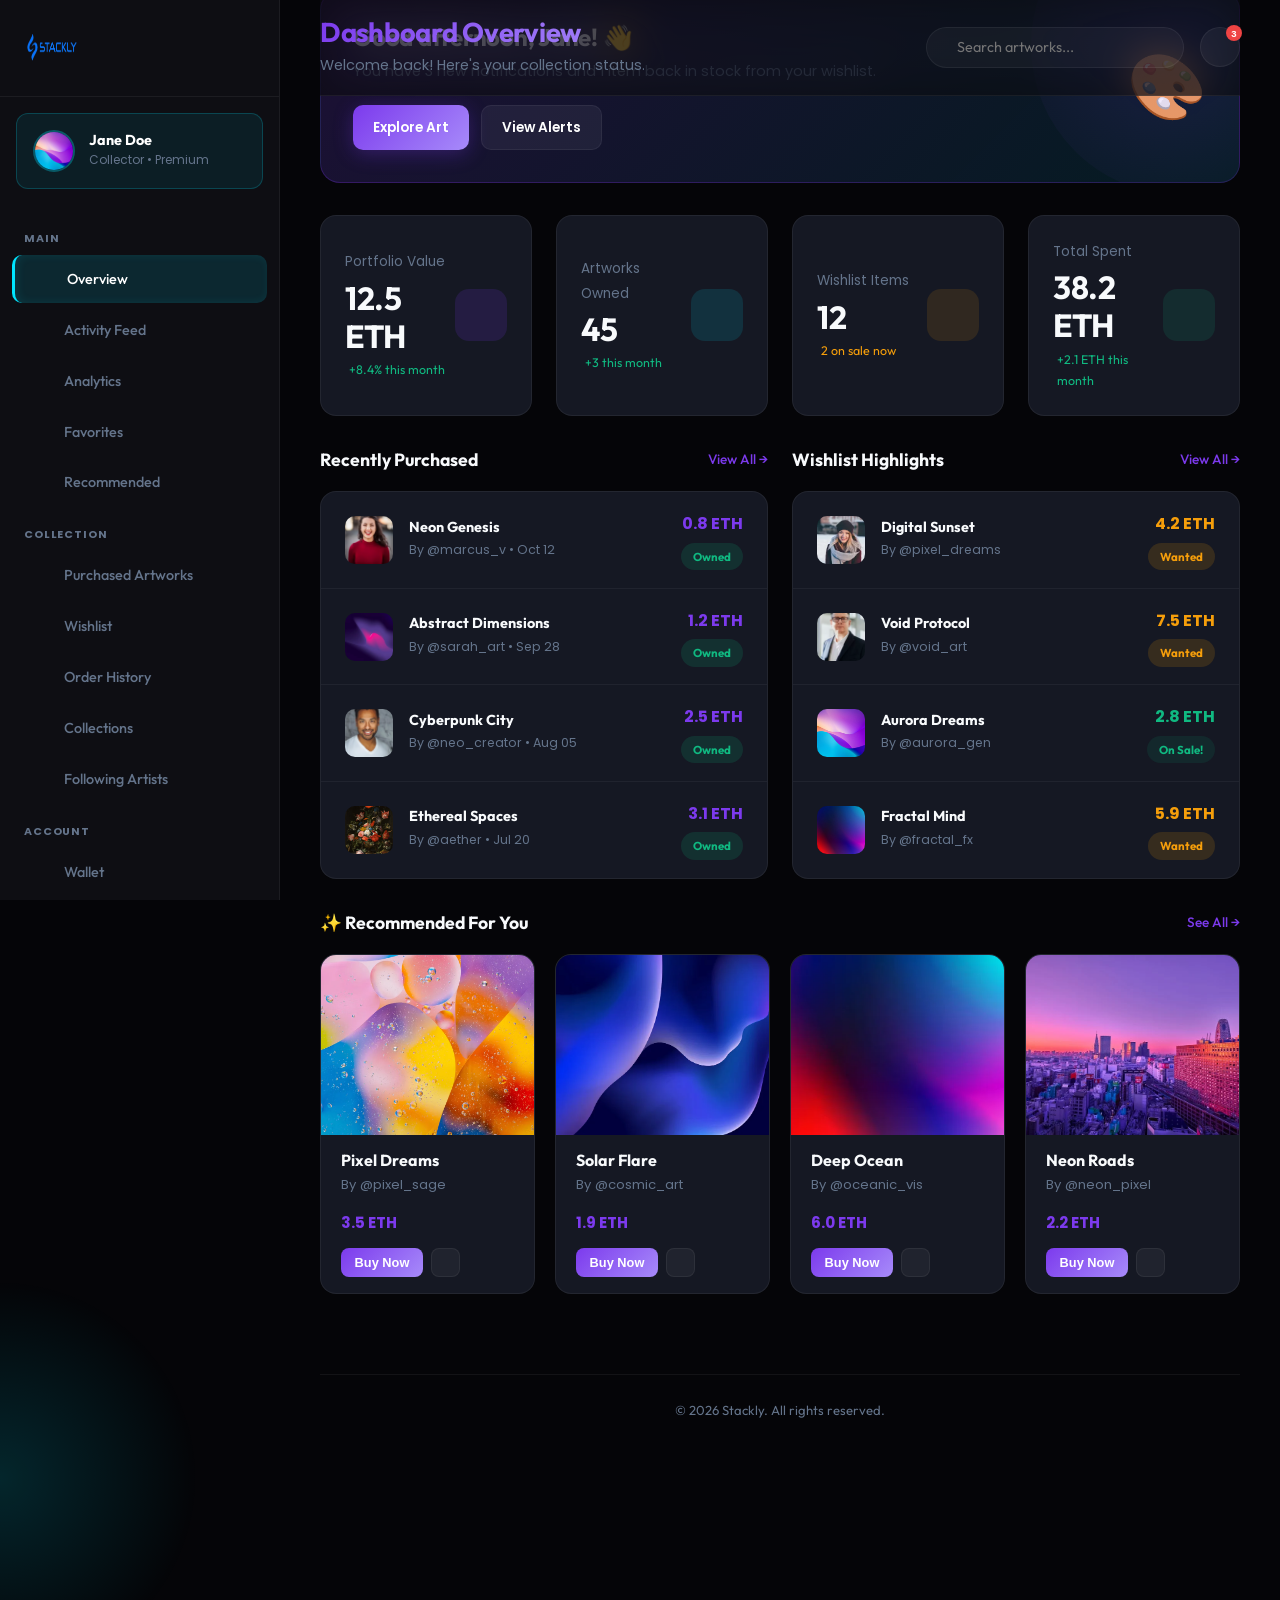
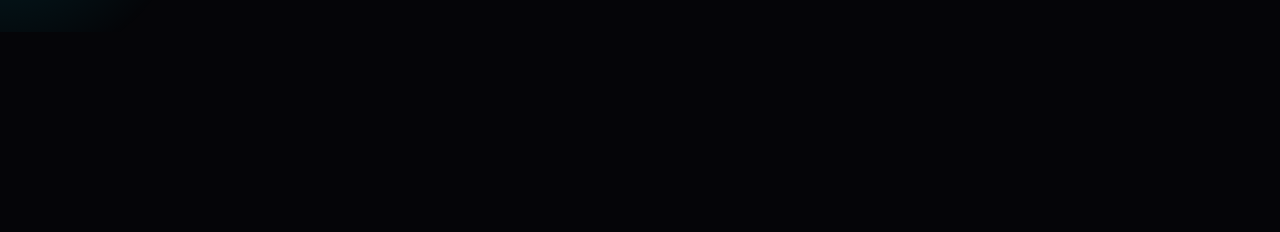
<file: dashboard-user.html>
<!DOCTYPE html>
<html lang="en">
<head>
    <meta charset="UTF-8">
    <meta name="viewport" content="width=device-width, initial-scale=1.0">
    <title>User Dashboard | Stackly</title>
    <link rel="stylesheet" href="css/styles.css">
    <link rel="stylesheet" href="https://unicons.iconscout.com/release/v4.0.0/css/line.css">
    <style>
        * { box-sizing: border-box; }
        body { background-color: var(--bg-darker); margin: 0; }
        .dashboard-layout { display: block !important; width: 100%; min-height: 100vh; }

        /* Mobile Header */
        .mobile-header {
            display: none; padding: 1rem 1.5rem;
            background: rgba(20,20,25,0.97); backdrop-filter: blur(20px);
            border-bottom: 1px solid var(--glass-border);
            position: fixed; top: 0; left: 0; right: 0; z-index: 1000;
            justify-content: space-between; align-items: center;
        }
        .hamburger-btn { background: none; border: none; color: #fff; font-size: 1.5rem; cursor: pointer; padding: 0.25rem; }

        /* Sidebar */
        .sidebar-overlay { position: fixed; inset: 0; background: rgba(5,5,8,0.8); z-index: 1040; opacity: 0; visibility: hidden; transition: 0.3s; }
        .sidebar-overlay.active { opacity: 1; visibility: visible; }
        .sidebar { width: var(--sidebar-width, 280px); background: rgba(15,15,20,0.98); backdrop-filter: blur(20px); border-right: 1px solid var(--glass-border); display: flex; flex-direction: column; position: fixed; top: 0; bottom: 0; left: 0; z-index: 1050; transition: width 0.3s cubic-bezier(0.16,1,0.3,1), transform 0.3s; }
        .sidebar.collapsed { width: var(--sidebar-mini-width, 80px); }
        .sidebar.collapsed .sidebar-logo span, .sidebar.collapsed .sidebar-user-card div, .sidebar.collapsed .sidebar-menu a span, .sidebar.collapsed .sidebar-section-title, .sidebar.collapsed .alert-dot { display: none; }
        .sidebar.collapsed .sidebar-menu a { justify-content: center; padding: 0.75rem 0; }
        .sidebar.collapsed .sidebar-header { justify-content: center; padding: 1.25rem 0; }
        .sidebar.collapsed .sidebar-user-card { padding: 0.5rem; justify-content: center; background: transparent; border-color: transparent; }
        
        .sidebar-header { padding: 1.25rem 1.5rem; border-bottom: 1px solid var(--glass-border); display: flex; justify-content: space-between; align-items: center; gap: 0.5rem; flex-shrink: 0; }
        .sidebar-logo { display: flex; align-items: center; gap: 0.6rem; text-decoration: none; }
        .sidebar-logo img { height: 26px; }
        .sidebar-logo span { font-weight: 700; font-size: 1.05rem; color: #fff; white-space: nowrap; }
        .close-sidebar { display: none; background: none; border: none; color: var(--text-muted); font-size: 1.4rem; cursor: pointer; }
        .toggle-desktop-sidebar { background: none; border: none; color: var(--text-muted); font-size: 1.2rem; cursor: pointer; display: flex; align-items: center; justify-content: center; transition: 0.2s; }
        .toggle-desktop-sidebar:hover { color: #fff; }

        .sidebar-user-card { margin: 1rem; padding: 1rem; border-radius: 12px; background: rgba(0,229,255,0.08); border: 1px solid rgba(0,229,255,0.2); display: flex; align-items: center; gap: 0.85rem; flex-shrink: 0; transition: 0.3s; white-space: nowrap; overflow: hidden; }
        .sidebar-user-card img { width: 42px; height: 42px; border-radius: 50%; object-fit: cover; border: 2px solid rgba(0,229,255,0.3); }
        .sidebar-user-card h6 { margin: 0; font-size: 0.9rem; color: #fff; }
        .sidebar-user-card p { margin: 0; font-size: 0.75rem; color: var(--text-muted); }

        .sidebar-menu { flex: 1; padding: 0.5rem 0.75rem 1rem; overflow-y: auto; overflow-x: hidden; }
        .sidebar-menu::-webkit-scrollbar { width: 3px; }
        .sidebar-section-title { font-size: 0.68rem; text-transform: uppercase; letter-spacing: 0.08em; color: var(--text-muted); font-weight: 700; padding: 1rem 0.75rem 0.4rem; margin: 0; white-space: nowrap; }
        .sidebar-menu a { display: flex; align-items: center; gap: 0.85rem; padding: 0.75rem 1rem; color: var(--text-muted); border-radius: 10px; margin-bottom: 0.15rem; font-weight: 500; font-size: 0.9rem; transition: all 0.2s; text-decoration: none; white-space: nowrap; }
        .sidebar-menu a i { font-size: 1.1rem; width: 22px; text-align: center; transition: transform 0.2s; }
        .sidebar-menu a:hover { background: rgba(255,255,255,0.06); color: #fff; }
        .sidebar-menu a:hover i { transform: rotate(-10deg) scale(1.1); }
        .sidebar-menu a.active { background: rgba(0,229,255,0.12); color: #fff; border-left: 3px solid var(--accent-cyan); box-shadow: inset 2px 0 10px rgba(0,229,255,0.1); }
        .sidebar-menu a.active i { color: var(--accent-cyan); }
        .sidebar-menu a.logout-link { color: #ef4444; }
        .sidebar-menu a.logout-link:hover { background: rgba(239,68,68,0.1); }
        .alert-dot { margin-left: auto; background: #ef4444; color: #fff; border-radius: 12px; padding: 1px 7px; font-size: 0.68rem; font-weight: 700; }

        .main-content { margin-left: var(--sidebar-width, 280px); width: calc(100% - var(--sidebar-width, 280px)); padding: 2rem 2.5rem; min-height: 100vh; box-sizing: border-box; transition: margin-left 0.3s cubic-bezier(0.16,1,0.3,1), width 0.3s cubic-bezier(0.16,1,0.3,1); }
        body.sidebar-collapsed .main-content { margin-left: var(--sidebar-mini-width, 80px); width: calc(100% - var(--sidebar-mini-width, 80px)); }
        .dashboard-header { display: flex; justify-content: space-between; align-items: center; margin-bottom: 2rem; flex-wrap: wrap; gap: 1rem; }
        .dashboard-header h2 { margin: 0; font-size: 1.7rem; background: var(--gradient-violet); -webkit-background-clip: text; -webkit-text-fill-color: transparent; background-clip: text; }
        .dashboard-header p { margin: 0.25rem 0 0; font-size: 0.9rem; color: var(--text-muted); }
        .header-actions { display: flex; gap: 0.75rem; align-items: center; }
        .search-box { background: rgba(255,255,255,0.04); border: 1px solid var(--glass-border); padding: 0.65rem 1.25rem; border-radius: 30px; display: flex; align-items: center; gap: 0.6rem; }
        .search-box input { background: transparent; border: none; color: #fff; outline: none; font-family: inherit; font-size: 0.9rem; width: 180px; }
        .notif-btn { background: rgba(255,255,255,0.05); border: 1px solid var(--glass-border); color: #fff; width: 40px; height: 40px; border-radius: 50%; cursor: pointer; display: flex; align-items: center; justify-content: center; font-size: 1.1rem; position: relative; transition: background 0.2s; }
        .notif-btn:hover { background: rgba(255,255,255,0.1); }
        .notif-btn span { position: absolute; top: -3px; right: -3px; width: 16px; height: 16px; background: #ef4444; border-radius: 50%; font-size: 0.6rem; color: #fff; display: flex; align-items: center; justify-content: center; font-weight: 700; }

        /* Tabs */
        .tab-content { display: none; animation: slideUp 0.45s cubic-bezier(0.16,1,0.3,1); }
        .tab-content.active-tab { display: block; }
        @keyframes slideUp { from { opacity: 0; transform: translateY(18px); } to { opacity: 1; transform: translateY(0); } }

        /* Grid */
        .grid-2 { display: grid; grid-template-columns: repeat(2, 1fr); gap: 1.5rem; }
        .grid-3 { display: grid; grid-template-columns: repeat(3, 1fr); gap: 1.5rem; }
        .grid-4 { display: grid; grid-template-columns: repeat(4, 1fr); gap: 1.5rem; }

        /* Stat Cards */
        .stat-card { background: var(--bg-card); border: 1px solid var(--glass-border); border-radius: 16px; padding: 1.5rem; display: flex; justify-content: space-between; align-items: center; transition: all 0.3s; }
        .stat-card:hover { transform: translateY(-4px); border-color: rgba(255,255,255,0.15); box-shadow: 0 8px 30px rgba(0,0,0,0.3); }
        .stat-card h2 { margin: 0; font-size: 2rem; }
        .stat-card p { margin: 0 0 0.25rem; font-size: 0.85rem; color: var(--text-muted); }
        .stat-card .trend { font-size: 0.78rem; color: #10b981; margin-top: 0.25rem; display: flex; align-items: center; gap: 0.25rem; }
        .stat-icon { width: 52px; height: 52px; border-radius: 14px; display: flex; justify-content: center; align-items: center; font-size: 1.4rem; flex-shrink: 0; }

        /* Art Cards */
        .art-grid { display: grid; grid-template-columns: repeat(auto-fill, minmax(220px, 1fr)); gap: 1.5rem; }
        .art-card { background: var(--bg-card); border: 1px solid var(--glass-border); border-radius: 16px; overflow: hidden; transition: all 0.3s; }
        .art-card:hover { transform: translateY(-5px); border-color: var(--accent-violet); box-shadow: 0 12px 40px rgba(124,58,237,0.15); }
        .art-card-img { width: 100%; height: 180px; object-fit: cover; display: block; }
        .art-card-body { padding: 1rem 1.25rem; }
        .art-card-body h5 { margin: 0 0 0.2rem; font-size: 1rem; }
        .art-card-body .artist { margin: 0 0 0.75rem; font-size: 0.82rem; color: var(--text-muted); }
        .art-card-body .price { font-size: 0.95rem; font-weight: 700; color: var(--accent-violet); }
        .art-card-actions { display: flex; gap: 0.5rem; margin-top: 0.75rem; }
        .btn-sm { padding: 0.45rem 0.85rem; border-radius: 8px; font-size: 0.8rem; font-weight: 600; cursor: pointer; border: none; transition: all 0.2s; }
        .btn-primary-sm { background: var(--gradient-violet); color: #fff; }
        .btn-outline-sm { background: rgba(255,255,255,0.05); color: #fff; border: 1px solid var(--glass-border); }
        .btn-outline-sm:hover { background: rgba(255,255,255,0.1); }
        .btn-danger-sm { background: rgba(239,68,68,0.1); color: #ef4444; border: 1px solid rgba(239,68,68,0.2); }

        /* List Group */
        .list-group { background: var(--bg-card); border: 1px solid var(--glass-border); border-radius: 16px; overflow: hidden; }
        .list-item { display: flex; justify-content: space-between; align-items: center; padding: 1.1rem 1.5rem; border-bottom: 1px solid rgba(255,255,255,0.05); transition: background 0.2s; }
        .list-item:last-child { border-bottom: none; }
        .list-item:hover { background: rgba(255,255,255,0.03); }
        .status-badge { padding: 0.25rem 0.75rem; border-radius: 20px; font-size: 0.72rem; font-weight: 700; }
        .badge-success { background: rgba(16,185,129,0.15); color: #10b981; }
        .badge-pending { background: rgba(245,158,11,0.15); color: #f59e0b; }
        .badge-processing { background: rgba(59,130,246,0.15); color: #60a5fa; }

        /* Section Header */
        .section-header { display: flex; justify-content: space-between; align-items: center; margin-bottom: 1.25rem; }
        .section-header h3 { margin: 0; font-size: 1.1rem; }
        .section-header a { color: var(--accent-violet); font-size: 0.85rem; font-weight: 500; text-decoration: none; }
        .section-header a:hover { text-decoration: underline; }

        /* Welcome Banner */
        .welcome-banner {
            background: linear-gradient(135deg, rgba(124,58,237,0.2) 0%, rgba(0,229,255,0.1) 100%);
            border: 1px solid rgba(124,58,237,0.25); border-radius: 20px; padding: 2rem;
            display: flex; justify-content: space-between; align-items: center;
            margin-bottom: 2rem; position: relative; overflow: hidden;
        }
        .welcome-banner::before { content: ''; position: absolute; top: -50%; right: -10%; width: 300px; height: 300px; border-radius: 50%; background: radial-gradient(circle, rgba(124,58,237,0.15), transparent); }
        .welcome-banner h2 { margin: 0 0 0.5rem; font-size: 1.5rem; }
        .welcome-banner p { margin: 0; color: var(--text-muted); font-size: 0.9rem; }
        .welcome-emoji { font-size: 4rem; }

        /* Activity Timeline */
        .timeline { position: relative; }
        .timeline-item { display: flex; gap: 1rem; margin-bottom: 1.5rem; position: relative; }
        .timeline-item:not(:last-child)::after { content: ''; position: absolute; left: 20px; top: 44px; bottom: -1rem; width: 2px; background: rgba(255,255,255,0.05); }
        .timeline-icon { width: 42px; height: 42px; border-radius: 50%; display: flex; align-items: center; justify-content: center; font-size: 1.1rem; flex-shrink: 0; }
        .timeline-body { flex: 1; background: var(--bg-card); border: 1px solid var(--glass-border); border-radius: 12px; padding: 1rem 1.25rem; }
        .timeline-body h6 { margin: 0 0 0.25rem; font-size: 0.95rem; }
        .timeline-body p { margin: 0; font-size: 0.85rem; color: var(--text-muted); }
        .timeline-body .time { margin-top: 0.4rem; font-size: 0.78rem; color: var(--text-muted); }

        /* Recommended Row */
        .recommend-grid { display: grid; grid-template-columns: repeat(auto-fill, minmax(200px, 1fr)); gap: 1.25rem; }

        /* Profile */
        .profile-layout { display: grid; grid-template-columns: 280px 1fr; gap: 2rem; }
        .profile-card { background: var(--bg-card); border: 1px solid var(--glass-border); border-radius: 16px; padding: 2rem; text-align: center; }
        .profile-card img { width: 100px; height: 100px; border-radius: 50%; object-fit: cover; border: 3px solid rgba(124,58,237,0.4); margin: 0 auto 1rem; display: block; }
        .profile-card h4 { margin: 0 0 0.25rem; }
        .profile-card p { margin: 0; color: var(--text-muted); font-size: 0.85rem; }
        .profile-stats { display: grid; grid-template-columns: 1fr 1fr; gap: 0.75rem; margin-top: 1.5rem; }
        .profile-stat { background: rgba(255,255,255,0.04); border-radius: 10px; padding: 0.75rem; text-align: center; }
        .profile-stat h5 { margin: 0 0 0.2rem; font-size: 1.2rem; }
        .profile-stat p { margin: 0; font-size: 0.75rem; color: var(--text-muted); }

        /* Settings */
        .settings-card { background: var(--bg-card); border: 1px solid var(--glass-border); border-radius: 16px; padding: 2rem; margin-bottom: 1.5rem; }
        .settings-card h4 { margin: 0 0 1.5rem; font-size: 1rem; display: flex; align-items: center; gap: 0.5rem; }
        .settings-card h4 i { color: var(--accent-violet); }
        .form-group { margin-bottom: 1.25rem; }
        .form-label { display: block; margin-bottom: 0.4rem; color: var(--text-muted); font-size: 0.85rem; font-weight: 500; }
        .form-input { width: 100%; padding: 0.8rem 1rem; border-radius: 10px; border: 1px solid var(--glass-border); background: rgba(255,255,255,0.03); color: #fff; font-family: inherit; font-size: 0.9rem; transition: border-color 0.2s; box-sizing: border-box; }
        .form-input:focus { outline: none; border-color: var(--accent-violet); }
        .toggle-row { display: flex; justify-content: space-between; align-items: center; padding: 1rem 0; border-bottom: 1px solid rgba(255,255,255,0.05); }
        .toggle-row:last-child { border-bottom: none; }
        .toggle-row h6 { margin: 0 0 0.2rem; font-size: 0.9rem; }
        .toggle-row p { margin: 0; font-size: 0.8rem; color: var(--text-muted); }
        .toggle { position: relative; width: 44px; height: 24px; }
        .toggle input { opacity: 0; width: 0; height: 0; }
        .toggle-slider { position: absolute; inset: 0; background: rgba(255,255,255,0.1); border-radius: 30px; cursor: pointer; transition: 0.3s; }
        .toggle input:checked + .toggle-slider { background: var(--accent-violet); }
        .toggle-slider::before { content: ''; position: absolute; width: 18px; height: 18px; border-radius: 50%; background: #fff; left: 3px; top: 3px; transition: 0.3s; }
        .toggle input:checked + .toggle-slider::before { transform: translateX(20px); }

        /* Notification Items */
        .notif-item { display: flex; gap: 1rem; padding: 1.25rem; border-bottom: 1px solid rgba(255,255,255,0.05); transition: background 0.2s; }
        .notif-item:last-child { border-bottom: none; }
        .notif-item:hover { background: rgba(255,255,255,0.03); }
        .notif-item.unread { background: rgba(124,58,237,0.04); }
        .notif-icon { width: 44px; height: 44px; border-radius: 50%; display: flex; align-items: center; justify-content: center; font-size: 1.1rem; flex-shrink: 0; }
        .notif-body h6 { margin: 0 0 0.25rem; font-size: 0.9rem; }
        .notif-body p { margin: 0 0 0.25rem; font-size: 0.85rem; color: var(--text-secondary, #aaa); line-height: 1.5; }
        .notif-body .time { font-size: 0.75rem; color: var(--text-muted); }

        /* Footer */
        footer { margin-top: auto; padding-top: 3rem; }
        footer div { border-top: 1px solid var(--glass-border); padding: 1.5rem 0; text-align: center; color: var(--text-muted); font-size: 0.82rem; }

        /* Responsive */
        @media (max-width: 1200px) {
            .grid-4 { grid-template-columns: repeat(2, 1fr); }
            .profile-layout { grid-template-columns: 1fr; }
        }
        @media (max-width: 1024px) {
            .grid-3 { grid-template-columns: repeat(2, 1fr); }
            .sidebar { transform: translateX(-100%); width: 280px !important; }
            .sidebar.open { transform: translateX(0); }
            .toggle-desktop-sidebar { display: none; }
            .sidebar.collapsed .sidebar-logo span, .sidebar.collapsed .sidebar-user-card div, .sidebar.collapsed .sidebar-menu a span, .sidebar.collapsed .sidebar-section-title, .sidebar.collapsed .alert-dot { display: inline-block; }
            .sidebar.collapsed .sidebar-menu a { justify-content: flex-start; padding: 0.75rem 1rem; }
            .sidebar.collapsed .sidebar-header { justify-content: space-between; padding: 1.25rem 1.5rem; }
            .main-content { margin-left: 0 !important; width: 100% !important; padding: 5.5rem 1.25rem 2rem !important; }
            body.sidebar-collapsed .main-content { margin-left: 0 !important; width: 100% !important; }
            .mobile-header { display: flex !important; }
            .close-sidebar { display: block; }
            .search-box input { width: 130px; }
        }
        @media (max-width: 640px) {
            .grid-2, .grid-3, .grid-4 { grid-template-columns: 1fr; }
            .welcome-banner { flex-direction: column; text-align: center; gap: 1rem; }
            .header-actions { width: 100%; }
        }
    </style>
    <link rel="stylesheet" href="css/animations.css">
</head>
<body>
    <!-- Mobile Top Bar -->
    <div class="mobile-header">
        <a href="index.html" class="sidebar-logo"><img src="lo.webp" alt="Logo"></a>
        <button class="hamburger" id="open-sidebar" aria-label="Menu" style="display:flex; z-index:1001;"><span></span><span></span><span></span></button>
    </div>

    <div class="dashboard-layout">
        <div class="sidebar-overlay" id="sidebar-overlay"></div>
        <aside class="sidebar" id="dashboard-sidebar">
            <div class="sidebar-header">
                <a href="index.html" class="sidebar-logo"><img src="lo.webp" alt="Logo"></a>
                <button class="toggle-desktop-sidebar" id="toggle-desktop-sidebar"><i class="uil uil-left-arrow-to-left"></i></button>
                <button class="close-sidebar" id="close-sidebar"><i class="uil uil-times"></i></button>
            </div>
            <div class="sidebar-user-card">
                <img loading="lazy" src="IMAGE/lena cover.webp" alt="User">
                <div>
                    <h6>Jane Doe</h6>
                    <p>Collector • Premium</p>
                </div>
            </div>
            <div class="sidebar-menu">
                <p class="sidebar-section-title">Main</p>
                <a href="#dashboard" class="dash-link active"><i class="uil uil-apps"></i> <span>Overview</span></a>
                                <a href="#activity" class="dash-link"><i class="uil uil-history"></i> <span>Activity Feed</span></a>
                <a href="#analytics" class="dash-link"><i class="uil uil-chart-line"></i> <span>Analytics</span></a>
                <a href="#favorites" class="dash-link"><i class="uil uil-heart-alt"></i> <span>Favorites</span></a>
                <a href="#recommended" class="dash-link"><i class="uil uil-star"></i> <span>Recommended</span></a>

                <p class="sidebar-section-title">Collection</p>
                <a href="#purchased" class="dash-link"><i class="uil uil-shopping-bag"></i> <span>Purchased Artworks</span></a>
                <a href="#wishlist" class="dash-link"><i class="uil uil-heart"></i> <span>Wishlist</span></a>
                <a href="#orders" class="dash-link"><i class="uil uil-receipt"></i> <span>Order History</span></a>
                <a href="#collections" class="dash-link"><i class="uil uil-layer-group"></i> <span>Collections</span></a>
                <a href="#following" class="dash-link"><i class="uil uil-user-check"></i> <span>Following Artists</span></a>

                <p class="sidebar-section-title">Account</p>
                <a href="#wallet" class="dash-link"><i class="uil uil-wallet"></i> <span>Wallet</span></a>
                <a href="#messages" class="dash-link"><i class="uil uil-envelope"></i> <span>Messages</span></a>
                <a href="#notifications" class="dash-link"><i class="uil uil-bell"></i> <span>Notifications</span> <span class="alert-dot">3</span></a>
                <a href="#settings" class="dash-link"><i class="uil uil-setting"></i> <span>Settings</span></a>
                <a href="login.html" class="logout-link dash-link"><i class="uil uil-sign-out-alt"></i> <span>Logout</span></a>
            </div>
        </aside>

        <!-- Main Content -->
        <main class="main-content">
            <header class="dashboard-header">
                <div>
                    <h2 id="page-title">Dashboard Overview</h2>
                    <p id="page-subtitle">Welcome back, Jane! Here's your collection status.</p>
                </div>
                <div class="header-actions">
                    <div class="search-box">
                        <i class="uil uil-search" style="color: var(--text-muted);"></i>
                        <input type="text" placeholder="Search artworks...">
                    </div>
                    <button class="notif-btn"><i class="uil uil-bell"></i><span>3</span></button>
                </div>
            </header>

            <!-- 1. DASHBOARD OVERVIEW -->
            <div id="dashboard" class="tab-content active-tab">
                <!-- Welcome Banner -->
                <div class="welcome-banner">
                    <div>
                        <h2>Good afternoon, Jane! 👋</h2>
                        <p>You have 3 new notifications and 1 item back in stock from your wishlist.</p>
                        <div style="display:flex; gap:0.75rem; margin-top:1.25rem; flex-wrap:wrap;">
                            <a href="#recommended" class="dash-link-trigger btn btn-primary" style="padding:0.6rem 1.25rem; border-radius:10px; text-decoration:none; font-size:0.85rem; font-weight:600; background: var(--gradient-violet); color:#fff; border:none; cursor:pointer;">Explore Art</a>
                            <a href="#notifications" class="dash-link-trigger btn" style="padding:0.6rem 1.25rem; border-radius:10px; text-decoration:none; font-size:0.85rem; font-weight:600; background:rgba(255,255,255,0.06); color:#fff; border:1px solid var(--glass-border); cursor:pointer;">View Alerts</a>
                        </div>
                    </div>
                    <div class="welcome-emoji" aria-hidden="true">🎨</div>
                </div>

                <!-- Stats -->
                <div class="grid-4" style="margin-bottom:2rem;">
                    <div class="stat-card reveal">
                        <div>
                            <p>Portfolio Value</p>
                            <h2>12.5 ETH</h2>
                            <div class="trend"><i class="uil uil-arrow-up"></i> +8.4% this month</div>
                        </div>
                        <div class="stat-icon" style="background:rgba(124,58,237,0.15); color:var(--accent-violet);"><i class="uil uil-wallet"></i></div>
                    </div>
                    <div class="stat-card reveal">
                        <div>
                            <p>Artworks Owned</p>
                            <h2>45</h2>
                            <div class="trend"><i class="uil uil-arrow-up"></i> +3 this month</div>
                        </div>
                        <div class="stat-icon" style="background:rgba(0,229,255,0.12); color:var(--accent-cyan);"><i class="uil uil-image"></i></div>
                    </div>
                    <div class="stat-card reveal">
                        <div>
                            <p>Wishlist Items</p>
                            <h2>12</h2>
                            <div class="trend" style="color:#f59e0b;"><i class="uil uil-clock"></i> 2 on sale now</div>
                        </div>
                        <div class="stat-icon" style="background:rgba(245,158,11,0.12); color:var(--accent-amber);"><i class="uil uil-heart"></i></div>
                    </div>
                    <div class="stat-card reveal">
                        <div>
                            <p>Total Spent</p>
                            <h2>38.2 ETH</h2>
                            <div class="trend"><i class="uil uil-arrow-up"></i> +2.1 ETH this month</div>
                        </div>
                        <div class="stat-icon" style="background:rgba(16,185,129,0.12); color:#10b981;"><i class="uil uil-money-bill"></i></div>
                    </div>
                </div>

                <!-- Recent Purchases + Activity side by side -->
                <div class="grid-2" style="margin-bottom:2rem;">
                    <div>
                        <div class="section-header">
                            <h3>Recently Purchased</h3>
                            <a href="#purchased" class="dash-link-trigger">View All →</a>
                        </div>
                        <div class="list-group">
                            <div class="list-item reveal">
                                <div style="display:flex; gap:1rem; align-items:center;">
                                    <img loading="lazy" src="IMAGE/LENA.webp" alt="Art" style="width:48px; height:48px; border-radius:10px; object-fit:cover;">
                                    <div>
                                        <h6 style="margin:0 0 0.2rem; font-size:0.9rem;">Neon Genesis</h6>
                                        <p style="margin:0; font-size:0.78rem; color:var(--text-muted);">By @marcus_v • Oct 12</p>
                                    </div>
                                </div>
                                <div style="text-align:right;"><p style="margin:0; font-weight:700; color:var(--accent-violet);">0.8 ETH</p><span class="status-badge badge-success">Owned</span></div>
                            </div>
                            <div class="list-item reveal">
                                <div style="display:flex; gap:1rem; align-items:center;">
                                    <img loading="lazy" src="IMAGE/liquid dreams.webp" alt="Art" style="width:48px; height:48px; border-radius:10px; object-fit:cover;">
                                    <div>
                                        <h6 style="margin:0 0 0.2rem; font-size:0.9rem;">Abstract Dimensions</h6>
                                        <p style="margin:0; font-size:0.78rem; color:var(--text-muted);">By @sarah_art • Sep 28</p>
                                    </div>
                                </div>
                                <div style="text-align:right;"><p style="margin:0; font-weight:700; color:var(--accent-violet);">1.2 ETH</p><span class="status-badge badge-success">Owned</span></div>
                            </div>
                            <div class="list-item reveal">
                                <div style="display:flex; gap:1rem; align-items:center;">
                                    <img loading="lazy" src="IMAGE/marcus.webp" alt="Art" style="width:48px; height:48px; border-radius:10px; object-fit:cover;">
                                    <div>
                                        <h6 style="margin:0 0 0.2rem; font-size:0.9rem;">Cyberpunk City</h6>
                                        <p style="margin:0; font-size:0.78rem; color:var(--text-muted);">By @neo_creator • Aug 05</p>
                                    </div>
                                </div>
                                <div style="text-align:right;"><p style="margin:0; font-weight:700; color:var(--accent-violet);">2.5 ETH</p><span class="status-badge badge-success">Owned</span></div>
                            </div>
                            <div class="list-item reveal">
                                <div style="display:flex; gap:1rem; align-items:center;">
                                    <img loading="lazy" src="IMAGE/mia cover.webp" alt="Art" style="width:48px; height:48px; border-radius:10px; object-fit:cover;">
                                    <div>
                                        <h6 style="margin:0 0 0.2rem; font-size:0.9rem;">Ethereal Spaces</h6>
                                        <p style="margin:0; font-size:0.78rem; color:var(--text-muted);">By @aether • Jul 20</p>
                                    </div>
                                </div>
                                <div style="text-align:right;"><p style="margin:0; font-weight:700; color:var(--accent-violet);">3.1 ETH</p><span class="status-badge badge-success">Owned</span></div>
                            </div>
                        </div>
                    </div>

                    <div>
                        <div class="section-header">
                            <h3>Wishlist Highlights</h3>
                            <a href="#wishlist" class="dash-link-trigger">View All →</a>
                        </div>
                        <div class="list-group">
                            <div class="list-item reveal">
                                <div style="display:flex; gap:1rem; align-items:center;">
                                    <img loading="lazy" src="IMAGE/mia.webp" alt="Art" style="width:48px; height:48px; border-radius:10px; object-fit:cover;">
                                    <div>
                                        <h6 style="margin:0 0 0.2rem; font-size:0.9rem;">Digital Sunset</h6>
                                        <p style="margin:0; font-size:0.78rem; color:var(--text-muted);">By @pixel_dreams</p>
                                    </div>
                                </div>
                                <div style="text-align:right;"><p style="margin:0; font-weight:700; color:#f59e0b;">4.2 ETH</p><span class="status-badge badge-pending">Wanted</span></div>
                            </div>
                            <div class="list-item reveal">
                                <div style="display:flex; gap:1rem; align-items:center;">
                                    <img loading="lazy" src="IMAGE/michael.webp" alt="Art" style="width:48px; height:48px; border-radius:10px; object-fit:cover;">
                                    <div>
                                        <h6 style="margin:0 0 0.2rem; font-size:0.9rem;">Void Protocol</h6>
                                        <p style="margin:0; font-size:0.78rem; color:var(--text-muted);">By @void_art</p>
                                    </div>
                                </div>
                                <div style="text-align:right;"><p style="margin:0; font-weight:700; color:#f59e0b;">7.5 ETH</p><span class="status-badge badge-pending">Wanted</span></div>
                            </div>
                            <div class="list-item reveal">
                                <div style="display:flex; gap:1rem; align-items:center;">
                                    <img loading="lazy" src="IMAGE/mp.webp" alt="Art" style="width:48px; height:48px; border-radius:10px; object-fit:cover;">
                                    <div>
                                        <h6 style="margin:0 0 0.2rem; font-size:0.9rem;">Aurora Dreams</h6>
                                        <p style="margin:0; font-size:0.78rem; color:var(--text-muted);">By @aurora_gen</p>
                                    </div>
                                </div>
                                <div style="text-align:right;"><p style="margin:0; font-weight:700; color:#10b981;">2.8 ETH</p><span class="status-badge badge-success" style="background:rgba(16,185,129,0.1); color:#10b981;">On Sale!</span></div>
                            </div>
                            <div class="list-item reveal">
                                <div style="display:flex; gap:1rem; align-items:center;">
                                    <img loading="lazy" src="IMAGE/mp1.webp" alt="Art" style="width:48px; height:48px; border-radius:10px; object-fit:cover;">
                                    <div>
                                        <h6 style="margin:0 0 0.2rem; font-size:0.9rem;">Fractal Mind</h6>
                                        <p style="margin:0; font-size:0.78rem; color:var(--text-muted);">By @fractal_fx</p>
                                    </div>
                                </div>
                                <div style="text-align:right;"><p style="margin:0; font-weight:700; color:#f59e0b;">5.9 ETH</p><span class="status-badge badge-pending">Wanted</span></div>
                            </div>
                        </div>
                    </div>
                </div>

                <!-- Recommended Artworks -->
                <div style="margin-bottom:2rem;">
                    <div class="section-header">
                        <h3>✨ Recommended For You</h3>
                        <a href="#recommended" class="dash-link-trigger">See All →</a>
                    </div>
                    <div class="recommend-grid">
                        <div class="art-card tilt-card reveal">
                            <img loading="lazy" class="art-card-img" src="IMAGE/mp2.webp" alt="Art">
                            <div class="art-card-body">
                                <h5>Pixel Dreams</h5>
                                <p class="artist">By @pixel_sage</p>
                                <p class="price">3.5 ETH</p>
                                <div class="art-card-actions">
                                    <button class="btn-sm btn-primary-sm">Buy Now</button>
                                    <button class="btn-sm btn-outline-sm"><i class="uil uil-heart"></i></button>
                                </div>
                            </div>
                        </div>
                        <div class="art-card tilt-card reveal">
                            <img loading="lazy" class="art-card-img" src="IMAGE/mp3.webp" alt="Art">
                            <div class="art-card-body">
                                <h5>Solar Flare</h5>
                                <p class="artist">By @cosmic_art</p>
                                <p class="price">1.9 ETH</p>
                                <div class="art-card-actions">
                                    <button class="btn-sm btn-primary-sm">Buy Now</button>
                                    <button class="btn-sm btn-outline-sm"><i class="uil uil-heart"></i></button>
                                </div>
                            </div>
                        </div>
                        <div class="art-card tilt-card reveal">
                            <img loading="lazy" class="art-card-img" src="IMAGE/neon genesis.webp" alt="Art">
                            <div class="art-card-body">
                                <h5>Deep Ocean</h5>
                                <p class="artist">By @oceanic_vis</p>
                                <p class="price">6.0 ETH</p>
                                <div class="art-card-actions">
                                    <button class="btn-sm btn-primary-sm">Buy Now</button>
                                    <button class="btn-sm btn-outline-sm"><i class="uil uil-heart"></i></button>
                                </div>
                            </div>
                        </div>
                        <div class="art-card tilt-card reveal">
                            <img loading="lazy" class="art-card-img" src="IMAGE/neon metropolis.webp" alt="Art">
                            <div class="art-card-body">
                                <h5>Neon Roads</h5>
                                <p class="artist">By @neon_pixel</p>
                                <p class="price">2.2 ETH</p>
                                <div class="art-card-actions">
                                    <button class="btn-sm btn-primary-sm">Buy Now</button>
                                    <button class="btn-sm btn-outline-sm"><i class="uil uil-heart"></i></button>
                                </div>
                            </div>
                        </div>
                    </div>
                </div>
            </div>

            <!-- 2. ACTIVITY FEED -->
            <div id="activity" class="tab-content">
                <div class="timeline">
                    <div class="timeline-item">
                        <div class="timeline-icon" style="background:rgba(124,58,237,0.2); color:var(--accent-violet);"><i class="uil uil-shopping-cart"></i></div>
                        <div class="timeline-body">
                            <h6>Purchase Completed</h6>
                            <p>You purchased <strong>"Neon Genesis"</strong> by @marcus_v for 0.8 ETH</p>
                            <p class="time">Today, 2:14 PM</p>
                        </div>
                    </div>
                    <div class="timeline-item">
                        <div class="timeline-icon" style="background:rgba(245,158,11,0.2); color:#f59e0b;"><i class="uil uil-heart"></i></div>
                        <div class="timeline-body">
                            <h6>Added to Wishlist</h6>
                            <p>You saved <strong>"Fractal Mind"</strong> by @fractal_fx to your wishlist</p>
                            <p class="time">Yesterday, 5:30 PM</p>
                        </div>
                    </div>
                    <div class="timeline-item">
                        <div class="timeline-icon" style="background:rgba(16,185,129,0.2); color:#10b981;"><i class="uil uil-star"></i></div>
                        <div class="timeline-body">
                            <h6>Artist Followed</h6>
                            <p>You started following artist <strong>@aurora_gen</strong></p>
                            <p class="time">Jun 27, 10:00 AM</p>
                        </div>
                    </div>
                    <div class="timeline-item">
                        <div class="timeline-icon" style="background:rgba(0,229,255,0.2); color:var(--accent-cyan);"><i class="uil uil-eye"></i></div>
                        <div class="timeline-body">
                            <h6>Artwork Viewed</h6>
                            <p>You viewed <strong>"Void Protocol"</strong> by @void_art (25 min session)</p>
                            <p class="time">Jun 26, 8:45 PM</p>
                        </div>
                    </div>
                    <div class="timeline-item">
                        <div class="timeline-icon" style="background:rgba(124,58,237,0.2); color:var(--accent-violet);"><i class="uil uil-shopping-cart"></i></div>
                        <div class="timeline-body">
                            <h6>Purchase Completed</h6>
                            <p>You purchased <strong>"Abstract Dimensions"</strong> by @sarah_art for 1.2 ETH</p>
                            <p class="time">Jun 25, 3:00 PM</p>
                        </div>
                    </div>
                    <div class="timeline-item">
                        <div class="timeline-icon" style="background:rgba(239,68,68,0.2); color:#ef4444;"><i class="uil uil-bell"></i></div>
                        <div class="timeline-body">
                            <h6>Price Alert</h6>
                            <p><strong>"Aurora Dreams"</strong> is now on sale! Price dropped from 3.8 ETH to 2.8 ETH</p>
                            <p class="time">Jun 24, 11:20 AM</p>
                        </div>
                    </div>
                </div>
            </div>

                        <!-- ANALYTICS -->
            <div id="analytics" class="tab-content">
                <div class="section-header">
                    <h3>Portfolio Analytics</h3>
                </div>
                <div class="grid-2">
                    <div class="stat-card reveal" style="flex-direction:column; align-items:stretch;">
                        <h4 style="margin:0 0 1rem;">Revenue Graph</h4>
                        <div class="css-chart">
                            <div class="chart-bar" style="height:40%; animation-delay:0.1s;"></div>
                            <div class="chart-bar" style="height:60%; animation-delay:0.2s;"></div>
                            <div class="chart-bar" style="height:30%; animation-delay:0.3s;"></div>
                            <div class="chart-bar" style="height:80%; animation-delay:0.4s;"></div>
                            <div class="chart-bar" style="height:50%; animation-delay:0.5s;"></div>
                            <div class="chart-bar" style="height:90%; animation-delay:0.6s;"></div>
                            <div class="chart-bar" style="height:100%; animation-delay:0.7s;"></div>
                        </div>
                        <div style="display:flex; justify-content:space-between; margin-top:0.5rem; color:var(--text-muted); font-size:0.8rem;">
                            <span>Mon</span><span>Tue</span><span>Wed</span><span>Thu</span><span>Fri</span><span>Sat</span><span>Sun</span>
                        </div>
                    </div>
                    <div class="stat-card reveal" style="flex-direction:column; align-items:stretch;">
                        <h4 style="margin:0 0 1rem;">Profile Views</h4>
                        <div style="display:flex; justify-content:center; align-items:center; height:150px;">
                            <div style="width:120px; height:120px; border-radius:50%; background:conic-gradient(var(--accent-violet) 75%, rgba(255,255,255,0.1) 0); display:flex; justify-content:center; align-items:center;">
                                <div style="width:90px; height:90px; background:var(--bg-card); border-radius:50%; display:flex; justify-content:center; align-items:center;">
                                    <h3 style="margin:0;"><span class="count-up" data-target="75">0</span>%</h3>
                                </div>
                            </div>
                        </div>
                    </div>
                </div>
            </div>
            
            <!-- FAVORITES -->
            <div id="favorites" class="tab-content">
                <div class="section-header">
                    <h3>Your Favorites</h3>
                </div>
                <div class="art-grid">
                    <div class="art-card tilt-card reveal"><img loading="lazy" class="art-card-img" src="IMAGE/michael.webp" alt="Art"><div class="art-card-body"><h5>Void Protocol</h5><p class="price">7.5 ETH</p><button class="btn-sm btn-primary-sm" style="width:100%; margin-top:0.5rem;">Buy Now</button></div></div>
                    <div class="art-card tilt-card reveal"><img loading="lazy" class="art-card-img" src="IMAGE/mp.webp" alt="Art"><div class="art-card-body"><h5>Aurora Dreams</h5><p class="price">2.8 ETH</p><button class="btn-sm btn-primary-sm" style="width:100%; margin-top:0.5rem;">Buy Now</button></div></div>
                </div>
            </div>

            <!-- 3. RECOMMENDED -->
            <div id="recommended" class="tab-content">
                <div style="margin-bottom:1.5rem; background:var(--bg-card); border:1px solid var(--glass-border); border-radius:16px; padding:1.25rem 1.5rem; display:flex; justify-content:space-between; align-items:center; flex-wrap:wrap; gap:1rem;">
                    <div>
                        <h4 style="margin:0 0 0.25rem;">Curated For You</h4>
                        <p style="margin:0; color:var(--text-muted); font-size:0.85rem;">Based on your collection history and preferences</p>
                    </div>
                    <div style="display:flex; gap:0.5rem; flex-wrap:wrap;">
                        <button class="btn-sm btn-primary-sm">All</button>
                        <button class="btn-sm btn-outline-sm">Abstract</button>
                        <button class="btn-sm btn-outline-sm">Cyber</button>
                        <button class="btn-sm btn-outline-sm">Nature</button>
                        <button class="btn-sm btn-outline-sm">Portraits</button>
                    </div>
                </div>
                <div class="art-grid">
                    <div class="art-card tilt-card reveal"><img loading="lazy" class="art-card-img" src="IMAGE/ocean deapth.webp" alt="Art"><div class="art-card-body"><h5>Pixel Dreams</h5><p class="artist">By @pixel_sage</p><p class="price">3.5 ETH</p><div class="art-card-actions"><button class="btn-sm btn-primary-sm">Buy Now</button><button class="btn-sm btn-outline-sm"><i class="uil uil-heart"></i></button></div></div></div>
                    <div class="art-card tilt-card reveal"><img loading="lazy" class="art-card-img" src="IMAGE/oscar cover.webp" alt="Art"><div class="art-card-body"><h5>Solar Flare</h5><p class="artist">By @cosmic_art</p><p class="price">1.9 ETH</p><div class="art-card-actions"><button class="btn-sm btn-primary-sm">Buy Now</button><button class="btn-sm btn-outline-sm"><i class="uil uil-heart"></i></button></div></div></div>
                    <div class="art-card tilt-card reveal"><img loading="lazy" class="art-card-img" src="IMAGE/oscar.webp" alt="Art"><div class="art-card-body"><h5>Deep Ocean</h5><p class="artist">By @oceanic_vis</p><p class="price">6.0 ETH</p><div class="art-card-actions"><button class="btn-sm btn-primary-sm">Buy Now</button><button class="btn-sm btn-outline-sm"><i class="uil uil-heart"></i></button></div></div></div>
                    <div class="art-card tilt-card reveal"><img loading="lazy" class="art-card-img" src="IMAGE/pixel horizon.webp" alt="Art"><div class="art-card-body"><h5>Neon Roads</h5><p class="artist">By @neon_pixel</p><p class="price">2.2 ETH</p><div class="art-card-actions"><button class="btn-sm btn-primary-sm">Buy Now</button><button class="btn-sm btn-outline-sm"><i class="uil uil-heart"></i></button></div></div></div>
                    <div class="art-card tilt-card reveal"><img loading="lazy" class="art-card-img" src="IMAGE/priya.webp" alt="Art"><div class="art-card-body"><h5>Light Spectrum</h5><p class="artist">By @spectrum_lab</p><p class="price">4.4 ETH</p><div class="art-card-actions"><button class="btn-sm btn-primary-sm">Buy Now</button><button class="btn-sm btn-outline-sm"><i class="uil uil-heart"></i></button></div></div></div>
                    <div class="art-card tilt-card reveal"><img loading="lazy" class="art-card-img" src="IMAGE/quantum fields.webp" alt="Art"><div class="art-card-body"><h5>Dark Matter</h5><p class="artist">By @darkwave_art</p><p class="price">8.1 ETH</p><div class="art-card-actions"><button class="btn-sm btn-primary-sm">Buy Now</button><button class="btn-sm btn-outline-sm"><i class="uil uil-heart"></i></button></div></div></div>
                </div>
            </div>

            <!-- 4. PURCHASED ARTWORKS -->
            <div id="purchased" class="tab-content">
                <div class="art-grid">
                    <div class="art-card tilt-card reveal"><img loading="lazy" class="art-card-img" src="IMAGE/quantum fragments.webp" alt="Art"><div class="art-card-body"><h5>Neon Genesis</h5><p class="artist">By @marcus_v • Oct 12, 2025</p><p class="price" style="color:#10b981;">Owned</p><div class="art-card-actions"><button class="btn-sm btn-primary-sm">View</button><button class="btn-sm btn-outline-sm">Download</button></div></div></div>
                    <div class="art-card tilt-card reveal"><img loading="lazy" class="art-card-img" src="IMAGE/retro furture.webp" alt="Art"><div class="art-card-body"><h5>Abstract Dimensions</h5><p class="artist">By @sarah_art • Sep 28, 2025</p><p class="price" style="color:#10b981;">Owned</p><div class="art-card-actions"><button class="btn-sm btn-primary-sm">View</button><button class="btn-sm btn-outline-sm">Download</button></div></div></div>
                    <div class="art-card tilt-card reveal"><img loading="lazy" class="art-card-img" src="IMAGE/ryu.webp" alt="Art"><div class="art-card-body"><h5>Cyberpunk City</h5><p class="artist">By @neo_creator • Aug 5, 2025</p><p class="price" style="color:#10b981;">Owned</p><div class="art-card-actions"><button class="btn-sm btn-primary-sm">View</button><button class="btn-sm btn-outline-sm">Download</button></div></div></div>
                    <div class="art-card tilt-card reveal"><img loading="lazy" class="art-card-img" src="IMAGE/sarah jankins.webp" alt="Art"><div class="art-card-body"><h5>Ethereal Spaces</h5><p class="artist">By @aether • Jul 20, 2025</p><p class="price" style="color:#10b981;">Owned</p><div class="art-card-actions"><button class="btn-sm btn-primary-sm">View</button><button class="btn-sm btn-outline-sm">Download</button></div></div></div>
                    <div class="art-card tilt-card reveal"><img loading="lazy" class="art-card-img" src="IMAGE/sophie cover.webp" alt="Art"><div class="art-card-body"><h5>Aurora Borealis</h5><p class="artist">By @aurora_gen • Jun 1, 2025</p><p class="price" style="color:#10b981;">Owned</p><div class="art-card-actions"><button class="btn-sm btn-primary-sm">View</button><button class="btn-sm btn-outline-sm">Download</button></div></div></div>
                </div>
            </div>

            <!-- 5. WISHLIST -->
            <div id="wishlist" class="tab-content">
                <div class="art-grid">
                    <div class="art-card tilt-card reveal"><img loading="lazy" class="art-card-img" src="IMAGE/sophie.webp" alt="Art"><div class="art-card-body"><h5>Digital Sunset</h5><p class="artist">By @pixel_dreams</p><p class="price">4.2 ETH</p><div class="art-card-actions"><button class="btn-sm btn-primary-sm">Buy Now</button><button class="btn-sm btn-danger-sm"><i class="uil uil-trash-alt"></i></button></div></div></div>
                    <div class="art-card tilt-card reveal"><img loading="lazy" class="art-card-img" src="IMAGE/theo cover.webp" alt="Art"><div class="art-card-body"><h5>Void Protocol</h5><p class="artist">By @void_art</p><p class="price">7.5 ETH</p><div class="art-card-actions"><button class="btn-sm btn-primary-sm">Buy Now</button><button class="btn-sm btn-danger-sm"><i class="uil uil-trash-alt"></i></button></div></div></div>
                    <div class="art-card tilt-card reveal" style="border-color:#10b981;"><img loading="lazy" class="art-card-img" src="IMAGE/theo.webp" alt="Art"><div class="art-card-body"><h5>Aurora Dreams <span style="background:rgba(16,185,129,0.2);color:#10b981;font-size:0.7rem;padding:2px 8px;border-radius:10px;margin-left:0.5rem;">Sale!</span></h5><p class="artist">By @aurora_gen</p><p class="price">2.8 ETH <span style="text-decoration:line-through;color:var(--text-muted);font-size:0.8rem; font-weight:400;">3.8 ETH</span></p><div class="art-card-actions"><button class="btn-sm btn-primary-sm">Buy Now</button><button class="btn-sm btn-danger-sm"><i class="uil uil-trash-alt"></i></button></div></div></div>
                    <div class="art-card tilt-card reveal"><img loading="lazy" class="art-card-img" src="IMAGE/zara cover.webp" alt="Art"><div class="art-card-body"><h5>Fractal Mind</h5><p class="artist">By @fractal_fx</p><p class="price">5.9 ETH</p><div class="art-card-actions"><button class="btn-sm btn-primary-sm">Buy Now</button><button class="btn-sm btn-danger-sm"><i class="uil uil-trash-alt"></i></button></div></div></div>
                </div>
            </div>

            <!-- 6. ORDER HISTORY -->
            <div id="orders" class="tab-content">
                <div class="list-group">
                    <div class="list-item reveal">
                        <div><h6 style="margin:0 0 0.2rem;">Order #ORD-8472</h6><p style="margin:0; font-size:0.82rem; color:var(--text-muted);">Oct 12, 2025 • Neon Genesis</p></div>
                        <div style="text-align:right;"><p style="margin:0 0 0.3rem; font-weight:700;">0.8 ETH</p><span class="status-badge badge-success">Completed</span></div>
                    </div>
                    <div class="list-item reveal">
                        <div><h6 style="margin:0 0 0.2rem;">Order #ORD-7391</h6><p style="margin:0; font-size:0.82rem; color:var(--text-muted);">Sep 28, 2025 • Abstract Dimensions</p></div>
                        <div style="text-align:right;"><p style="margin:0 0 0.3rem; font-weight:700;">1.2 ETH</p><span class="status-badge badge-success">Completed</span></div>
                    </div>
                    <div class="list-item reveal">
                        <div><h6 style="margin:0 0 0.2rem;">Order #ORD-6120</h6><p style="margin:0; font-size:0.82rem; color:var(--text-muted);">Aug 5, 2025 • Cyberpunk City</p></div>
                        <div style="text-align:right;"><p style="margin:0 0 0.3rem; font-weight:700;">2.5 ETH</p><span class="status-badge badge-success">Completed</span></div>
                    </div>
                    <div class="list-item reveal">
                        <div><h6 style="margin:0 0 0.2rem;">Order #ORD-5891</h6><p style="margin:0; font-size:0.82rem; color:var(--text-muted);">Jul 20, 2025 • Ethereal Spaces</p></div>
                        <div style="text-align:right;"><p style="margin:0 0 0.3rem; font-weight:700;">3.1 ETH</p><span class="status-badge badge-success">Completed</span></div>
                    </div>
                    <div class="list-item reveal">
                        <div><h6 style="margin:0 0 0.2rem;">Order #ORD-4234</h6><p style="margin:0; font-size:0.82rem; color:var(--text-muted);">Jun 1, 2025 • Aurora Borealis</p></div>
                        <div style="text-align:right;"><p style="margin:0 0 0.3rem; font-weight:700;">4.9 ETH</p><span class="status-badge badge-success">Completed</span></div>
                    </div>
                    <div class="list-item reveal">
                        <div><h6 style="margin:0 0 0.2rem;">Order #ORD-3102</h6><p style="margin:0; font-size:0.82rem; color:var(--text-muted);">May 14, 2025 • Ocean Pulse</p></div>
                        <div style="text-align:right;"><p style="margin:0 0 0.3rem; font-weight:700;">1.7 ETH</p><span class="status-badge badge-processing">Refunded</span></div>
                    </div>
                </div>
            </div>

            <!-- 7. NOTIFICATIONS -->
            <div id="notifications" class="tab-content">
                <div class="list-group">
                    <div class="notif-item unread">
                        <div class="notif-icon" style="background:rgba(124,58,237,0.2); color:var(--accent-violet);"><i class="uil uil-megaphone"></i></div>
                        <div class="notif-body"><h6>New Collection Drop</h6><p>Artist @marcus_v just dropped a new 10-piece collection "Neon Futures". Be the first to grab a piece!</p><p class="time">2 hours ago</p></div>
                    </div>
                    <div class="notif-item unread">
                        <div class="notif-icon" style="background:rgba(16,185,129,0.2); color:#10b981;"><i class="uil uil-tag-alt"></i></div>
                        <div class="notif-body"><h6>Price Drop Alert</h6><p>"Aurora Dreams" on your wishlist has dropped from 3.8 ETH → 2.8 ETH. Buy now before it's gone!</p><p class="time">5 hours ago</p></div>
                    </div>
                    <div class="notif-item unread">
                        <div class="notif-icon" style="background:rgba(245,158,11,0.2); color:#f59e0b;"><i class="uil uil-star"></i></div>
                        <div class="notif-body"><h6>Artist Milestone</h6><p>@sarah_art, one of your followed artists, just hit 10,000 followers! Check out their latest works.</p><p class="time">Yesterday</p></div>
                    </div>
                    <div class="notif-item">
                        <div class="notif-icon" style="background:rgba(16,185,129,0.2); color:#10b981;"><i class="uil uil-check-circle"></i></div>
                        <div class="notif-body"><h6>Purchase Successful</h6><p>Your payment of 0.8 ETH for "Neon Genesis" was confirmed. Certificate of ownership issued.</p><p class="time">Oct 12, 2025</p></div>
                    </div>
                    <div class="notif-item">
                        <div class="notif-icon" style="background:rgba(0,229,255,0.2); color:var(--accent-cyan);"><i class="uil uil-shield-check"></i></div>
                        <div class="notif-body"><h6>Account Verified</h6><p>Your Stackly account has been fully verified. You now have access to all collector privileges.</p><p class="time">Sep 1, 2025</p></div>
                    </div>
                </div>
            </div>

            <!-- 8. MY PROFILE -->
            <div id="profile" class="tab-content">
                <div class="profile-layout">
                    <div>
                        <div class="profile-card reveal">
                            <img loading="lazy" src="IMAGE/zara.webp" alt="Profile">
                            <h4>Jane Doe</h4>
                            <p style="color:var(--accent-violet); margin-top:0.25rem;">@janedoe</p>
                            <p style="margin-top:0.75rem; font-size:0.85rem; color:var(--text-muted); line-height:1.6;">Digital art collector and enthusiast based in New York. Passionate about NFTs and emerging digital artists.</p>
                            <button class="btn-sm btn-outline-sm" style="width:100%; margin-top:1.25rem; padding:0.6rem;">Change Avatar</button>
                            <div class="profile-stats">
                                <div class="profile-stat"><h5>45</h5><p>Collected</p></div>
                                <div class="profile-stat"><h5>12</h5><p>Wishlist</p></div>
                                <div class="profile-stat"><h5>8</h5><p>Artists Followed</p></div>
                                <div class="profile-stat"><h5>38.2</h5><p>ETH Spent</p></div>
                            </div>
                        </div>
                    </div>
                    <div class="settings-card reveal" style="margin-bottom:0;">
                        <h4><i class="uil uil-user-circle"></i> Edit Profile</h4>
                        <div style="display:grid; grid-template-columns:1fr 1fr; gap:1.25rem; margin-bottom:1.25rem;">
                            <div class="form-group" style="margin-bottom:0;"><label class="form-label">First Name</label><input type="text" class="form-input" value="Jane"></div>
                            <div class="form-group" style="margin-bottom:0;"><label class="form-label">Last Name</label><input type="text" class="form-input" value="Doe"></div>
                        </div>
                        <div class="form-group"><label class="form-label">Username</label><input type="text" class="form-input" value="@janedoe"></div>
                        <div class="form-group"><label class="form-label">Email</label><input type="email" class="form-input" value="jane@example.com"></div>
                        <div class="form-group"><label class="form-label">Bio</label><textarea class="form-input" rows="3" style="resize:none;">Digital art collector and enthusiast based in New York.</textarea></div>
                        <div class="form-group"><label class="form-label">Website</label><input type="url" class="form-input" value="https://janedoe.com"></div>
                        <div class="form-group"><label class="form-label">Twitter / X</label><input type="text" class="form-input" value="@janedoe_nft"></div>
                        <button class="btn-sm btn-primary-sm" style="padding:0.75rem 2rem; font-size:0.9rem;">Save Changes</button>
                    </div>
                </div>
            </div>

            <!-- 9. SETTINGS -->
            <div id="settings" class="tab-content">
                <div style="max-width:700px;">
                    <div class="settings-card reveal">
                        <h4><i class="uil uil-lock-alt"></i> Account & Security</h4>
                        <div class="form-group"><label class="form-label">Email Address</label><input type="email" class="form-input" value="jane@example.com"></div>
                        <div class="form-group"><label class="form-label">Current Password</label><input type="password" class="form-input" placeholder="••••••••"></div>
                        <div style="display:grid; grid-template-columns:1fr 1fr; gap:1rem;">
                            <div class="form-group"><label class="form-label">New Password</label><input type="password" class="form-input" placeholder="••••••••"></div>
                            <div class="form-group"><label class="form-label">Confirm Password</label><input type="password" class="form-input" placeholder="••••••••"></div>
                        </div>
                        <button class="btn-sm btn-primary-sm" style="padding:0.7rem 1.5rem; font-size:0.88rem;">Update Password</button>
                    </div>
                    <div class="settings-card reveal">
                        <h4><i class="uil uil-bell"></i> Notifications</h4>
                        <div class="toggle-row">
                            <div><h6>New Artwork Alerts</h6><p>Get notified when followed artists drop new work</p></div>
                            <label class="toggle"><input type="checkbox" checked><span class="toggle-slider"></span></label>
                        </div>
                        <div class="toggle-row">
                            <div><h6>Price Drop Alerts</h6><p>Wishlist items on sale</p></div>
                            <label class="toggle"><input type="checkbox" checked><span class="toggle-slider"></span></label>
                        </div>
                        <div class="toggle-row">
                            <div><h6>Order Updates</h6><p>Confirmation and delivery notifications</p></div>
                            <label class="toggle"><input type="checkbox" checked><span class="toggle-slider"></span></label>
                        </div>
                        <div class="toggle-row">
                            <div><h6>Newsletter</h6><p>Weekly digest of trending art</p></div>
                            <label class="toggle"><input type="checkbox"><span class="toggle-slider"></span></label>
                        </div>
                    </div>
                    <div class="settings-card reveal">
                        <h4><i class="uil uil-wallet"></i> Payment & Wallet</h4>
                        <div class="form-group"><label class="form-label">Wallet Address (ETH)</label><input type="text" class="form-input" value="0x1aB3c...d94F2"></div>
                        <div class="form-group"><label class="form-label">Default Currency</label>
                            <select class="form-input"><option>ETH — Ethereum</option><option>MATIC — Polygon</option><option>SOL — Solana</option></select>
                        </div>
                        <button class="btn-sm btn-primary-sm" style="padding:0.7rem 1.5rem; font-size:0.88rem;">Save Wallet Settings</button>
                    </div>
                    <div class="settings-card reveal" style="border-color:rgba(239,68,68,0.2);">
                        <h4 style="color:#ef4444;"><i class="uil uil-trash-alt"></i> Danger Zone</h4>
                        <p style="color:var(--text-muted); font-size:0.9rem; margin-bottom:1rem;">These actions are irreversible. Please proceed with caution.</p>
                        <div style="display:flex; gap:1rem; flex-wrap:wrap;">
                            <button class="btn-sm btn-outline-sm">Deactivate Account</button>
                            <button class="btn-sm btn-danger-sm">Delete Account</button>
                        </div>
                    </div>
                </div>
            </div>

            <!-- COLLECTIONS (Placeholder) -->
            <div id="collections" class="tab-content">
                <div class="stat-card reveal" style="text-align:center; display:block; padding:3rem;">
                    <i class="uil uil-layer-group" style="font-size:3rem; color:var(--accent-cyan); display:block; margin-bottom:1rem;"></i>
                    <h4>Your Collections</h4>
                    <p>Coming soon: Organize your purchased artworks into custom collections.</p>
                </div>
            </div>

            <!-- FOLLOWING (Placeholder) -->
            <div id="following" class="tab-content">
                <div class="stat-card reveal" style="text-align:center; display:block; padding:3rem;">
                    <i class="uil uil-user-check" style="font-size:3rem; color:var(--accent-cyan); display:block; margin-bottom:1rem;"></i>
                    <h4>Following Artists</h4>
                    <p>Coming soon: Keep track of your favorite creators.</p>
                </div>
            </div>

            <!-- WALLET (Placeholder) -->
            <div id="wallet" class="tab-content">
                <div class="stat-card reveal" style="text-align:center; display:block; padding:3rem;">
                    <i class="uil uil-wallet" style="font-size:3rem; color:#10b981; display:block; margin-bottom:1rem;"></i>
                    <h4>Crypto Wallet</h4>
                    <p>Coming soon: View balances, deposit, and withdraw funds.</p>
                </div>
            </div>

            <!-- MESSAGES (Placeholder) -->
            <div id="messages" class="tab-content">
                <div class="stat-card reveal" style="text-align:center; display:block; padding:3rem;">
                    <i class="uil uil-envelope" style="font-size:3rem; color:var(--accent-cyan); display:block; margin-bottom:1rem;"></i>
                    <h4>Messages</h4>
                    <p>Coming soon: Connect directly with artists and other collectors.</p>
                </div>
            </div>

            <footer>
                <div>&copy; 2026 Stackly. All rights reserved.</div>
            </footer>
        </main>
    </div>

    <script src="js/main.js"></script>
    <script src="js/dashboards.js"></script>
    <script src="js/animations.js"></script>
</body>
</html>
</file>
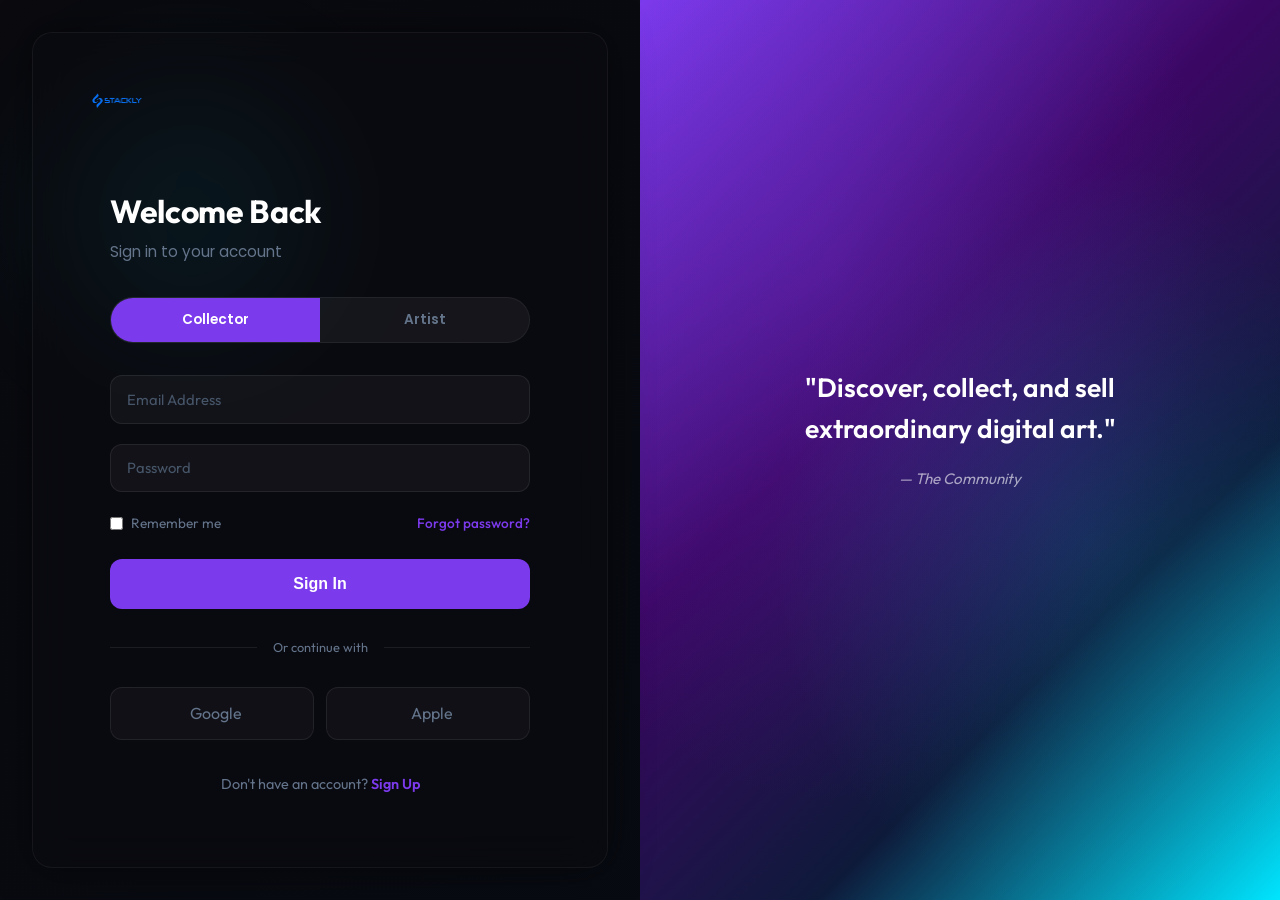
<file: login.html>
<!DOCTYPE html>
<html lang="en">
<head>
    <meta charset="UTF-8">
    <meta name="viewport" content="width=device-width, initial-scale=1.0">
    <title>Sign In — Stackly</title>
    <link rel="icon" href="lo.webp" type="image/webp">
    <link rel="stylesheet" href="https://unicons.iconscout.com/release/v4.0.0/css/line.css">
    <link rel="stylesheet" href="css/styles.css">
    <link rel="stylesheet" href="css/animations.css">
    <style>
        /* Force scrollability and interaction */
        html, body {
            overflow-y: auto !important;
            height: auto !important;
            min-height: 100vh;
            pointer-events: auto !important;
        }

        .auth-layout { 
            display: grid; 
            grid-template-columns: 1fr 1fr; 
            min-height: 100vh;
            position: relative;
            z-index: 1;
            pointer-events: auto !important;
        }
        
        .auth-form-side {
            display: flex; flex-direction: column; padding: 2.5rem 3.5rem;
            position: relative; z-index: 50;
            background: rgba(10,10,15,0.6); backdrop-filter: blur(20px);
            margin: 2rem; border-radius: 20px;
            border: 1px solid rgba(255,255,255,0.05); box-shadow: 0 0 40px rgba(0,0,0,0.5);
            pointer-events: auto !important;
        }
        .logo { display: inline-flex; align-items: center; gap: .5rem; margin-bottom: 2rem; position: relative; z-index: 1000; }
        
        .auth-form-wrapper { flex: 1; display: flex; flex-direction: column; justify-content: center; max-width: 420px; width: 100%; margin: 0 auto; position: relative; z-index: 1000; pointer-events: auto !important; }
        .auth-form-wrapper h2 { font-size: 2rem; font-weight: 700; margin-bottom: .5rem; color: #fff; }
        .auth-form-wrapper > p { color: var(--text-muted); margin-bottom: 2rem; font-size: .95rem; }
        
        .form-group { margin-bottom: 1.25rem; }
        .form-input {
            width: 100%; padding: .85rem 1rem; border-radius: 12px;
            border: 1px solid rgba(255,255,255,.08); background: rgba(255,255,255,.04);
            color: #fff; font-family: inherit; font-size: .925rem; transition: all .3s ease;
            pointer-events: auto !important; user-select: auto !important;
            position: relative; z-index: 2000;
        }
        .form-input:focus { outline: none; border-color: var(--accent-violet); box-shadow: 0 0 0 3px rgba(124,58,237,.15); }
        
        .form-row { display: flex; align-items: center; justify-content: space-between; margin-bottom: 1.5rem; font-size: .85rem; position: relative; z-index: 1000; pointer-events: auto !important; }
        .remember-me { display: flex; align-items: center; gap: .5rem; color: var(--text-muted); cursor: pointer; pointer-events: auto !important; }
        .forgot-link { color: var(--accent-violet); text-decoration: none; font-weight: 500; pointer-events: auto !important; }
        .btn-sign-in { width: 100%; padding: 1rem; font-size: 1rem; font-weight: 600; border-radius: 12px; border: none; cursor: pointer; background: var(--accent-violet); color: #fff; position: relative; z-index: 1000; pointer-events: auto !important; }
        
        .auth-divider { display: flex; align-items: center; gap: 1rem; margin: 1.75rem 0; color: var(--text-muted); font-size: .8rem; }
        .auth-divider::before, .auth-divider::after { content: ''; flex: 1; height: 1px; background: rgba(255,255,255,.08); }
        .social-login-row { display: flex; gap: .75rem; margin-bottom: 2rem; position: relative; z-index: 1000; pointer-events: auto !important; }
        .social-btn { flex: 1; display: flex; align-items: center; justify-content: center; gap: .5rem; padding: .75rem 1rem; border-radius: 12px; border: 1px solid rgba(255,255,255,.08); background: rgba(255,255,255,.03); color: var(--text-muted); text-decoration: none; pointer-events: auto !important; }
        .auth-bottom-text { text-align: center; color: var(--text-muted); font-size: .9rem; position: relative; z-index: 1000; pointer-events: auto !important; }
        .auth-bottom-text a { color: var(--accent-violet); text-decoration: none; font-weight: 600; pointer-events: auto !important; }
        
        .auth-art-side {
            position: relative; display: flex; align-items: center; justify-content: center;
            background: linear-gradient(135deg, #7C3AED 0%, #3B0764 40%, #0E1A3A 70%, #00E5FF 100%);
            overflow: hidden; padding: 3rem;
            z-index: 10;
        }
        .art-side-content { position: relative; z-index: 20; text-align: center; max-width: 420px; }
        .art-quote { font-family: 'Outfit', sans-serif; font-size: 1.65rem; font-weight: 600; line-height: 1.55; color: #fff; margin-bottom: 1rem; }
        .art-attribution { color: rgba(255,255,255,.6); font-size: .95rem; font-style: italic; margin-bottom: 2.5rem; }
        
        @media (max-width: 900px) {
            .auth-layout { grid-template-columns: 1fr; display: flex; flex-direction: column; }
            .auth-art-side { display: none; }
            .auth-form-side { margin: 1rem; padding: 2rem 1.5rem; }
        }

        /* Clean animations */
        .fade-in-up {
            opacity: 0;
            animation: customFadeInUp 0.6s cubic-bezier(0.2, 0.8, 0.2, 1) forwards;
        }
        @keyframes customFadeInUp {
            from { opacity: 0; transform: translateY(20px); }
            to { opacity: 1; transform: translateY(0); }
        }
        
        /* Fixed Particles - absolutely positioned within a wrapper so they don't break grid */
        .particles-wrapper {
            position: absolute;
            top: 0; left: 0; width: 100%; height: 100%;
            pointer-events: none !important;
            z-index: 1;
            overflow: hidden;
        }
    </style>
</head>
<body>
    <!-- Hide global custom cursor elements just in case they block clicks -->
    <style>
        .cursor-dot, .cursor-outline, .cursor-glow { display: none !important; pointer-events: none !important; }
    </style>
    
    <div class="auth-layout animated-gradient-bg">
        <div class="particles-wrapper">
            <div class="particle" style="position:absolute; width:250px; height:250px; background:rgba(0,229,255,0.15); top:10%; left:5%; pointer-events:none;"></div>
            <div class="particle" style="position:absolute; width:350px; height:350px; background:rgba(124,58,237,0.15); bottom:10%; right:5%; pointer-events:none;"></div>
        </div>

        <div class="auth-form-side">
            <a href="index.html" class="logo"><img src="lo.webp" alt=""></a>
            <div class="auth-form-wrapper">
                <h2 class="fade-in-up">Welcome Back</h2>
                <p class="fade-in-up" style="animation-delay: 0.1s">Sign in to your account</p>
                
                <div class="role-tabs fade-in-up" style="animation-delay: 0.2s; display: flex; gap: 0; margin-bottom: 2rem; border-radius: 50px; overflow: hidden; background: rgba(255,255,255,0.05); position: relative; z-index: 1000; pointer-events: auto !important;">
                    <button class="role-tab active" type="button" style="flex: 1; padding: 0.75rem; border: none; background: var(--accent-violet); color: #fff; cursor: pointer; font-weight: 600; pointer-events: auto !important;">Collector</button>
                    <button class="role-tab" type="button" style="flex: 1; padding: 0.75rem; border: none; background: transparent; color: var(--text-muted); cursor: pointer; font-weight: 600; pointer-events: auto !important;">Artist</button>
                </div>

                <form class="fade-in-up" style="animation-delay: 0.3s; position: relative; z-index: 1000; pointer-events: auto !important;">
                    <div class="form-group" style="position: relative; z-index: 1000;">
                        <input type="email" class="form-input" placeholder="Email Address" required>
                    </div>
                    <div class="form-group" style="position: relative; z-index: 1000;">
                        <input type="password" class="form-input" placeholder="Password" required>
                    </div>
                    <div class="form-row">
                        <label class="remember-me"><input type="checkbox"> Remember me</label>
                        <a href="#" class="forgot-link">Forgot password?</a>
                    </div>
                    <button type="submit" class="btn-sign-in">Sign In</button>
                </form>

                <div class="auth-divider fade-in-up" style="animation-delay: 0.4s">Or continue with</div>
                
                <div class="social-login-row fade-in-up" style="animation-delay: 0.5s">
                    <a href="404.html" class="social-btn"><i class="uil uil-google"></i> Google</a>
                    <a href="404.html" class="social-btn"><i class="uil uil-apple"></i> Apple</a>
                </div>
                
                <div class="auth-bottom-text fade-in-up" style="animation-delay: 0.6s">
                    Don't have an account? <a href='signup.html'>Sign Up</a>
                </div>
            </div>
        </div>
        
        <div class="auth-art-side">
            <div class="art-side-content fade-in-up" style="animation-delay: 0.4s">
                <div class="art-quote">"Discover, collect, and sell extraordinary digital art."</div>
                <div class="art-attribution">— The Community</div>
            </div>
        </div>
    </div>
    
    <!-- We skip main.js completely here to avoid ANY JS intercepting clicks or throwing errors -->
        <script>
        // Handle the tabs so we don't need main.js
        document.querySelectorAll('.role-tab').forEach(tab => {
            tab.addEventListener('click', function() {
                document.querySelectorAll('.role-tab').forEach(t => t.classList.remove('active'));
                this.classList.add('active');
                
                // Add styling dynamically since we are overriding main.js
                document.querySelectorAll('.role-tab').forEach(t => {
                    t.style.background = 'transparent';
                    t.style.color = 'var(--text-muted)';
                });
                this.style.background = 'var(--accent-violet)';
                this.style.color = '#fff';
            });
        });

        // Handle form submission and redirection
        const form = document.querySelector('form');
        if (form) {
            form.addEventListener('submit', function(e) {
                e.preventDefault();
                
                // Add a small loading effect to the button
                const btn = form.querySelector('button[type="submit"]');
                const originalText = btn.textContent;
                btn.innerHTML = '<i class="uil uil-spinner-alt"></i> Loading...';
                
                setTimeout(() => {
                    const activeTab = document.querySelector('.role-tab.active');
                    const role = activeTab ? activeTab.textContent.trim() : 'Collector';
                    
                    if (role === 'Artist') {
                        window.location.href = 'dashboard-artist.html';
                    } else {
                        window.location.href = 'dashboard-user.html';
                    }
                }, 800);
            });
        }
    </script>
</body>
</html>
</file>
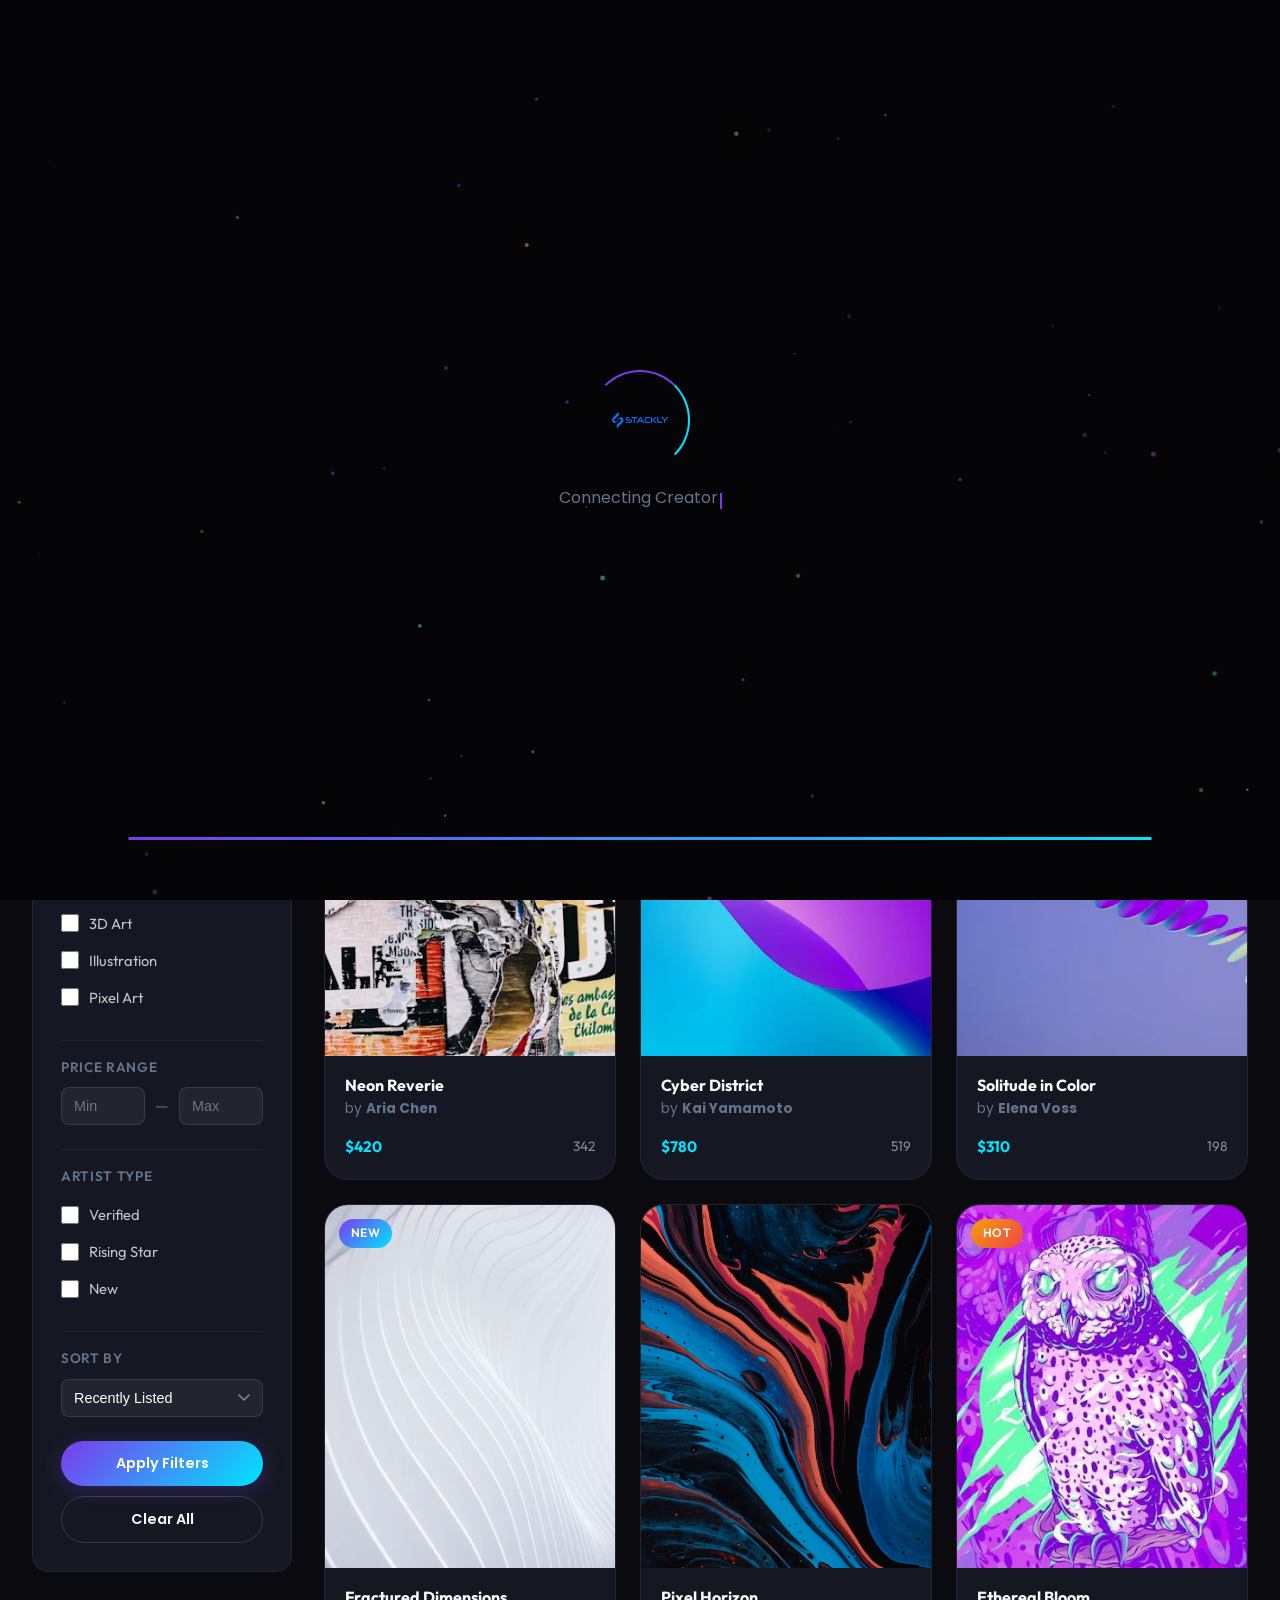
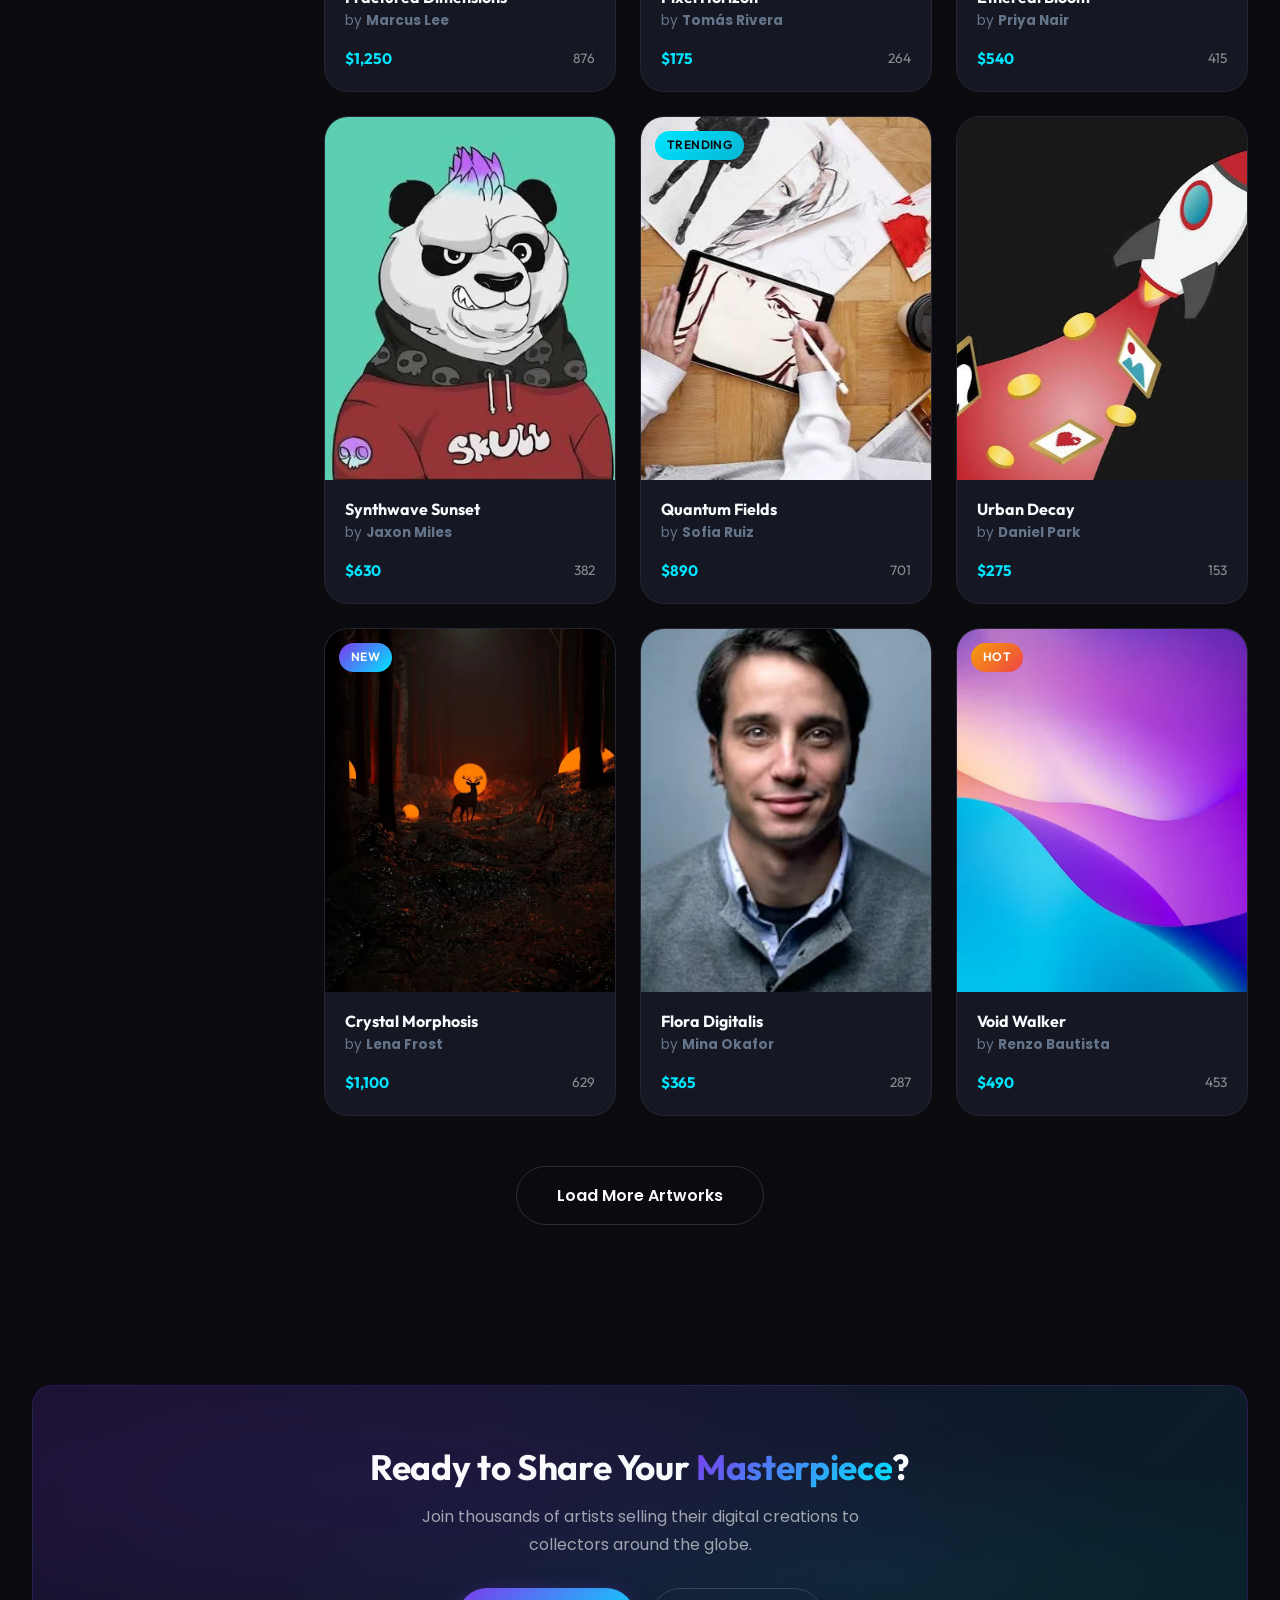
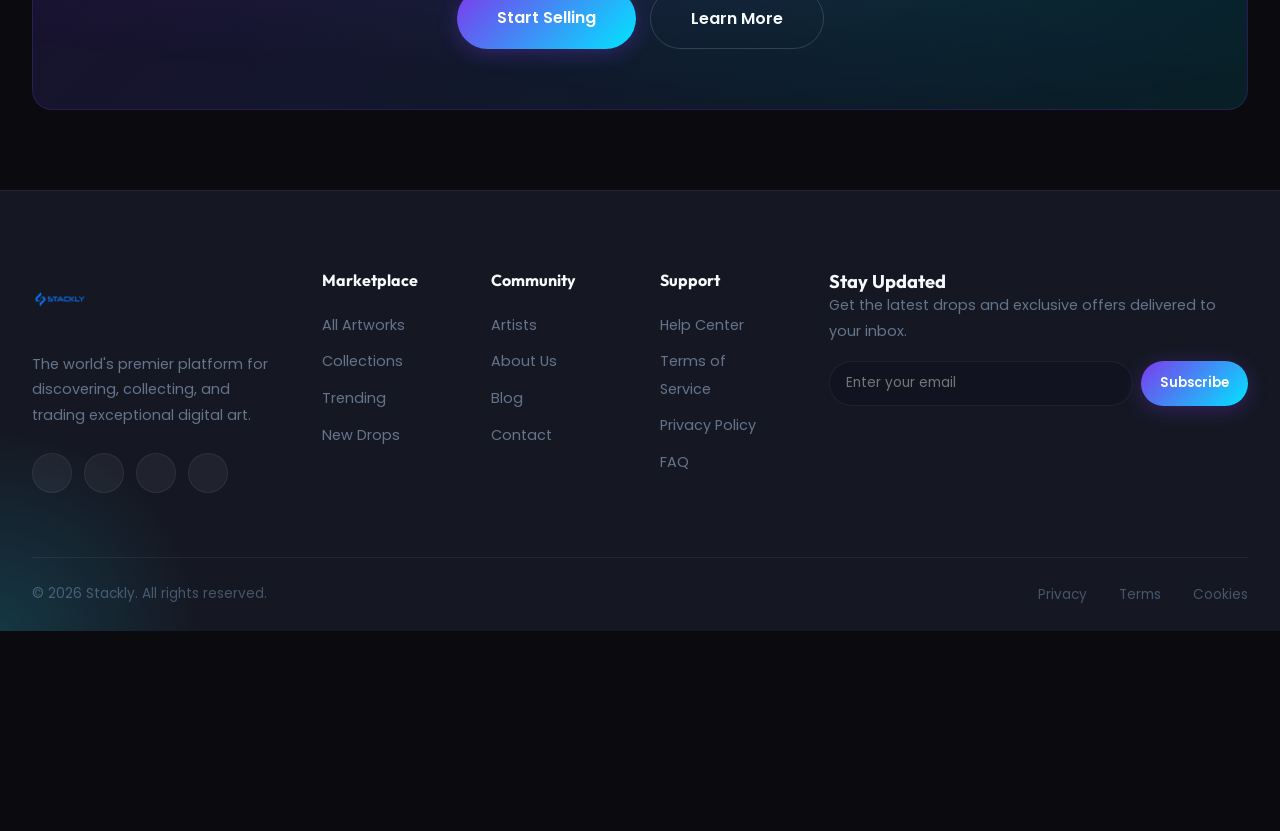
<file: marketplace.html>
<!DOCTYPE html>
<html lang="en">
<head>
    <meta charset="UTF-8">
    <meta name="viewport" content="width=device-width, initial-scale=1.0">
    <title>Marketplace | Stackly — Digital Art Marketplace</title>
    <link rel="stylesheet" href="https://unicons.iconscout.com/release/v4.0.0/css/line.css">
    <link rel="stylesheet" href="css/styles.css">
    <style>
        .marketplace-hero {
            position: relative;
            padding: 140px 0 60px;
            text-align: center;
            overflow: hidden;
        }
        .marketplace-hero::before {
            content: '';
            position: absolute;
            inset: 0;
            background:
                radial-gradient(ellipse 60% 50% at 20% 30%, rgba(124,58,237,0.25) 0%, transparent 70%),
                radial-gradient(ellipse 50% 60% at 80% 20%, rgba(0,229,255,0.18) 0%, transparent 70%),
                radial-gradient(ellipse 40% 40% at 50% 80%, rgba(245,158,11,0.15) 0%, transparent 70%),
                radial-gradient(ellipse 70% 50% at 60% 50%, rgba(124,58,237,0.1) 0%, transparent 60%);
            z-index: 0;
            animation: meshShift 12s ease-in-out infinite alternate;
        }
        @keyframes meshShift {
            0% { opacity: 1; transform: scale(1); }
            50% { opacity: .85; transform: scale(1.05) rotate(1deg); }
            100% { opacity: 1; transform: scale(1) rotate(-1deg); }
        }
        .marketplace-hero .container { position: relative; z-index: 1; }
        .marketplace-hero h1 { font-size: clamp(2.4rem, 5vw, 3.6rem); margin-bottom: 16px; line-height: 1.15; }
        .marketplace-hero .hero-sub { max-width: 560px; margin: 0 auto 32px; color: rgba(255,255,255,.65); font-size: 1.1rem; }
        .hero-search-wrap { max-width: 600px; margin: 0 auto 28px; }
        .hero-search-wrap .search-bar { width: 100%; }
        .hero-search-wrap .search-bar input { width: 100%; }
        .result-count { color: rgba(255,255,255,.5); font-size: .92rem; margin-top: 18px; letter-spacing: .3px; }
        .category-scroll { display: flex; gap: 10px; justify-content: center; flex-wrap: wrap; margin-top: 6px; }

        /* Filter sidebar tweaks */
        .filter-sidebar h3 { font-size: 1.25rem; margin-bottom: 20px; }
        .filter-actions { display: flex; flex-direction: column; gap: 10px; margin-top: 24px; }
        .filter-actions .btn { width: 100%; text-align: center; }
        .price-inputs { display: flex; gap: 10px; align-items: center; }
        .price-inputs input {
            width: 100%;
            padding: 10px 12px;
            background: rgba(255,255,255,.06);
            border: 1px solid rgba(255,255,255,.1);
            border-radius: 8px;
            color: #fff;
            font-size: .9rem;
        }
        .price-inputs span { color: rgba(255,255,255,.35); }
        .filter-group select {
            width: 100%;
            padding: 10px 12px;
            background: rgba(255,255,255,.06);
            border: 1px solid rgba(255,255,255,.1);
            border-radius: 8px;
            color: #fff;
            font-size: .9rem;
            appearance: none;
            -webkit-appearance: none;
            cursor: pointer;
            background-image: url("data:image/svg+xml,%3Csvg xmlns='http://www.w3.org/2000/svg' width='12' height='7' fill='none'%3E%3Cpath d='M1 1l5 5 5-5' stroke='%23888' stroke-width='1.5' stroke-linecap='round' stroke-linejoin='round'/%3E%3C/svg%3E");
            background-repeat: no-repeat;
            background-position: right 12px center;
        }
        .filter-option { display: flex; align-items: center; gap: 10px; padding: 6px 0; cursor: pointer; color: rgba(255,255,255,.75); font-size: .92rem; transition: color .2s; }
        .filter-option:hover { color: #fff; }
        .filter-option input[type="checkbox"] {
            width: 18px; height: 18px;
            accent-color: var(--accent-violet, #7C3AED);
            cursor: pointer;
            flex-shrink: 0;
        }

        /* Art cards */
        .art-card-item { position: relative; }
        .art-card-item .card-badge {
            position: absolute;
            top: 14px;
            left: 14px;
            z-index: 3;
            padding: 4px 12px;
            border-radius: 20px;
            font-size: .75rem;
            font-weight: 600;
            letter-spacing: .4px;
            text-transform: uppercase;
        }
        .card-badge.hot { background: linear-gradient(135deg, #F59E0B, #EF4444); color: #fff; }
        .card-badge.new-badge { background: linear-gradient(135deg, #7C3AED, #00E5FF); color: #fff; }
        .card-badge.trending { background: linear-gradient(135deg, #00E5FF, #06B6D4); color: #0A0A0F; }
        .card-meta { display: flex; justify-content: space-between; align-items: center; margin-top: 10px; }
        .card-meta .price { font-weight: 700; color: var(--accent-cyan, #00E5FF); font-size: .95rem; }
        .card-meta .likes { display: flex; align-items: center; gap: 4px; color: rgba(255,255,255,.5); font-size: .85rem; }
        .card-meta .likes i { color: #EF4444; font-size: 1rem; }
        .artist-name { color: rgba(255,255,255,.5); font-size: .85rem; margin-top: 2px; }
        .card-body h4 { font-size: 1rem; margin-bottom: 0; }

        .load-more-wrap { text-align: center; padding: 50px 0 20px; }

        /* CTA */
        .marketplace-cta { padding: 80px 0; }
        .marketplace-cta .cta-banner {
            text-align: center;
            padding: 60px 40px;
            border-radius: 20px;
            background: linear-gradient(135deg, rgba(124,58,237,.15), rgba(0,229,255,.1));
            border: 1px solid rgba(124,58,237,.2);
        }
        .marketplace-cta .cta-banner h2 { font-size: clamp(1.6rem, 3vw, 2.2rem); margin-bottom: 14px; }
        .marketplace-cta .cta-banner p { color: rgba(255,255,255,.6); max-width: 500px; margin: 0 auto 28px; }
        .cta-btns { display: flex; gap: 14px; justify-content: center; flex-wrap: wrap; }

        @media (max-width: 768px) {
            .marketplace-hero { padding: 120px 0 40px; }
            .marketplace-layout { grid-template-columns: 1fr !important; }
            .filter-sidebar { display: none; }
        }
    </style>
    <link rel="stylesheet" href="css/animations.css">
</head>
<body>

<!-- Loading Screen -->
<div id="premium-loader">
    <canvas id="loader-canvas"></canvas>
    <div class="loader-content">
        <div class="loader-logo-container">
            <div class="loader-ring"></div>
            <img src="lo.webp" alt="Loading" class="loader-logo-img">
        </div>
        <div class="loader-text-container">
            <span id="loader-text"></span><span class="loader-cursor"></span>
        </div>
    </div>
    <div class="loader-progress-container">
        <div class="loader-progress-bar" id="loader-progress"></div>
    </div>
</div>

<!-- Aurora Background -->
<div class="aurora-bg"><div class="glow-3"></div></div>

<!-- Header -->
<header>
    <div class="container nav-container">
        <a href="index.html" class="logo"><img src="lo.webp" alt="Stackly"></a>
        <ul class="nav-links">
            <li><a href="index.html">Home</a></li>
            <li><a href="marketplace.html" class="active">Marketplace</a></li>
            <li><a href="collections.html">Collections</a></li>
            <li><a href="artists.html">Artists</a></li>
            <li><a href="about.html">About</a></li>
            <li><a href="contact.html">Contact</a></li>
        <li class="mobile-login-btn"><a href="login.html" class="btn btn-primary" style="display:block;text-align:center;">Login</a></li>
            </ul>
        <div class="nav-actions">
            <a href="login.html" class="btn btn-outline btn-sm magnetic-btn">Login</a>
            <a href="signup.html" class="btn btn-gradient-border magnetic-btn"><span>Sign Up</span></a>
            <button class="hamburger" aria-label="Menu"><span></span><span></span><span></span></button>
        </div>
    </div>
</header>

<!-- ======================== HERO ======================== -->
<section class="marketplace-hero page-hero">
    <div class="container">
        <span class="section-label reveal">EXPLORE</span>
        <h1 class="reveal">Digital Art<br><span class="text-gradient">Marketplace</span></h1>
        <p class="hero-sub reveal">Browse thousands of unique digital artworks from world-class creators</p>

        <div class="hero-search-wrap reveal">
            <div class="search-bar">
                <i class="uil uil-search"></i>
                <input type="text" id="marketplace-search" placeholder="Search artworks, artists, collections…">
            </div>
        </div>

        <div class="category-scroll reveal">
            <button class="category-pill active">All</button>
            <button class="category-pill">Abstract</button>
            <button class="category-pill">Cyberpunk</button>
            <button class="category-pill">Photography</button>
            <button class="category-pill">3D Art</button>
            <button class="category-pill">Illustration</button>
            <button class="category-pill">Pixel Art</button>
            <button class="category-pill">Generative</button>
        </div>

        <p class="result-count reveal">Showing <strong>2,847</strong> artworks</p>
    </div>
</section>

<!-- ======================== MARKETPLACE ======================== -->
<section style="padding: 40px 0 60px;">
    <div class="container">
        <div class="marketplace-layout" style="display:grid; grid-template-columns: 260px 1fr; gap: 32px; align-items: start;">

            <!-- ---- FILTER SIDEBAR ---- -->
            <aside class="filter-sidebar glass-panel" style="padding: 28px; border-radius: 16px; position: sticky; top: 100px;">
                <h3>Filters</h3>

                <!-- Category -->
                <div class="filter-group">
                    <h4>Category</h4>
                    <label class="filter-option"><input type="checkbox" value="abstract"> Abstract</label>
                    <label class="filter-option"><input type="checkbox" value="cyberpunk"> Cyberpunk</label>
                    <label class="filter-option"><input type="checkbox" value="photography"> Photography</label>
                    <label class="filter-option"><input type="checkbox" value="3d-art"> 3D Art</label>
                    <label class="filter-option"><input type="checkbox" value="illustration"> Illustration</label>
                    <label class="filter-option"><input type="checkbox" value="pixel-art"> Pixel Art</label>
                </div>

                <div class="divider" style="margin: 18px 0;"></div>

                <!-- Price Range -->
                <div class="filter-group">
                    <h4>Price Range</h4>
                    <div class="price-range">
                        <div class="price-inputs">
                            <input type="number" placeholder="Min" min="0">
                            <span>—</span>
                            <input type="number" placeholder="Max" min="0">
                        </div>
                    </div>
                </div>

                <div class="divider" style="margin: 18px 0;"></div>

                <!-- Artist Type -->
                <div class="filter-group">
                    <h4>Artist Type</h4>
                    <label class="filter-option"><input type="checkbox" value="verified"> Verified</label>
                    <label class="filter-option"><input type="checkbox" value="rising-star"> Rising Star</label>
                    <label class="filter-option"><input type="checkbox" value="new"> New</label>
                </div>

                <div class="divider" style="margin: 18px 0;"></div>

                <!-- Sort By -->
                <div class="filter-group">
                    <h4>Sort By</h4>
                    <select>
                        <option>Recently Listed</option>
                        <option>Price: Low → High</option>
                        <option>Price: High → Low</option>
                        <option>Most Popular</option>
                    </select>
                </div>

                <div class="filter-actions">
                    <button class="btn btn-primary">Apply Filters</button>
                    <button class="btn btn-outline">Clear All</button>
                </div>
            </aside>

            <!-- ---- ART GRID ---- -->
            <div class="grid-3 stagger" style="gap: 24px;">

                <!-- Card 1 -->
                <div class="card art-card-item reveal" data-title="Neon Reverie" data-category="abstract">
                    <span class="card-badge hot">Hot</span>
                    <div class="card-img-wrapper">
                        <img loading="lazy" src="IMAGE/flora digitalis.webp" alt="Neon Reverie" class="card-img">
                        <div class="card-overlay"><button class="btn btn-sm btn-primary">Quick View</button></div>
                    </div>
                    <div class="card-body">
                        <h4>Neon Reverie</h4>
                        <p class="artist-name">by <strong>Aria Chen</strong></p>
                        <div class="card-meta">
                            <span class="price">$420</span>
                            <span class="likes"><i class="uil uil-heart-alt"></i> 342</span>
                        </div>
                    </div>
                </div>

                <!-- Card 2 -->
                <div class="card art-card-item reveal" data-title="Cyber District" data-category="cyberpunk">
                    <span class="card-badge trending">Trending</span>
                    <div class="card-img-wrapper">
                        <img loading="lazy" src="IMAGE/fractured dimensions.webp" alt="Cyber District" class="card-img">
                        <div class="card-overlay"><button class="btn btn-sm btn-primary">Quick View</button></div>
                    </div>
                    <div class="card-body">
                        <h4>Cyber District</h4>
                        <p class="artist-name">by <strong>Kai Yamamoto</strong></p>
                        <div class="card-meta">
                            <span class="price">$780</span>
                            <span class="likes"><i class="uil uil-heart-alt"></i> 519</span>
                        </div>
                    </div>
                </div>

                <!-- Card 3 -->
                <div class="card art-card-item reveal" data-title="Solitude in Color" data-category="photography">
                    <div class="card-img-wrapper">
                        <img loading="lazy" src="IMAGE/future worlds.webp" alt="Solitude in Color" class="card-img">
                        <div class="card-overlay"><button class="btn btn-sm btn-primary">Quick View</button></div>
                    </div>
                    <div class="card-body">
                        <h4>Solitude in Color</h4>
                        <p class="artist-name">by <strong>Elena Voss</strong></p>
                        <div class="card-meta">
                            <span class="price">$310</span>
                            <span class="likes"><i class="uil uil-heart-alt"></i> 198</span>
                        </div>
                    </div>
                </div>

                <!-- Card 4 -->
                <div class="card art-card-item reveal" data-title="Fractured Dimensions" data-category="3d-art">
                    <span class="card-badge new-badge">New</span>
                    <div class="card-img-wrapper">
                        <img loading="lazy" src="IMAGE/glith manifesto.webp" alt="Fractured Dimensions" class="card-img">
                        <div class="card-overlay"><button class="btn btn-sm btn-primary">Quick View</button></div>
                    </div>
                    <div class="card-body">
                        <h4>Fractured Dimensions</h4>
                        <p class="artist-name">by <strong>Marcus Lee</strong></p>
                        <div class="card-meta">
                            <span class="price">$1,250</span>
                            <span class="likes"><i class="uil uil-heart-alt"></i> 876</span>
                        </div>
                    </div>
                </div>

                <!-- Card 5 -->
                <div class="card art-card-item reveal" data-title="Pixel Horizon" data-category="pixel-art">
                    <div class="card-img-wrapper">
                        <img loading="lazy" src="IMAGE/hero1.webp" alt="Pixel Horizon" class="card-img">
                        <div class="card-overlay"><button class="btn btn-sm btn-primary">Quick View</button></div>
                    </div>
                    <div class="card-body">
                        <h4>Pixel Horizon</h4>
                        <p class="artist-name">by <strong>Tomás Rivera</strong></p>
                        <div class="card-meta">
                            <span class="price">$175</span>
                            <span class="likes"><i class="uil uil-heart-alt"></i> 264</span>
                        </div>
                    </div>
                </div>

                <!-- Card 6 -->
                <div class="card art-card-item reveal" data-title="Ethereal Bloom" data-category="illustration">
                    <span class="card-badge hot">Hot</span>
                    <div class="card-img-wrapper">
                        <img loading="lazy" src="IMAGE/images (1).webp" alt="Ethereal Bloom" class="card-img">
                        <div class="card-overlay"><button class="btn btn-sm btn-primary">Quick View</button></div>
                    </div>
                    <div class="card-body">
                        <h4>Ethereal Bloom</h4>
                        <p class="artist-name">by <strong>Priya Nair</strong></p>
                        <div class="card-meta">
                            <span class="price">$540</span>
                            <span class="likes"><i class="uil uil-heart-alt"></i> 415</span>
                        </div>
                    </div>
                </div>

                <!-- Card 7 -->
                <div class="card art-card-item reveal" data-title="Synthwave Sunset" data-category="cyberpunk">
                    <div class="card-img-wrapper">
                        <img loading="lazy" src="IMAGE/images (2).webp" alt="Synthwave Sunset" class="card-img">
                        <div class="card-overlay"><button class="btn btn-sm btn-primary">Quick View</button></div>
                    </div>
                    <div class="card-body">
                        <h4>Synthwave Sunset</h4>
                        <p class="artist-name">by <strong>Jaxon Miles</strong></p>
                        <div class="card-meta">
                            <span class="price">$630</span>
                            <span class="likes"><i class="uil uil-heart-alt"></i> 382</span>
                        </div>
                    </div>
                </div>

                <!-- Card 8 -->
                <div class="card art-card-item reveal" data-title="Quantum Fields" data-category="abstract">
                    <span class="card-badge trending">Trending</span>
                    <div class="card-img-wrapper">
                        <img loading="lazy" src="IMAGE/images (3).webp" alt="Quantum Fields" class="card-img">
                        <div class="card-overlay"><button class="btn btn-sm btn-primary">Quick View</button></div>
                    </div>
                    <div class="card-body">
                        <h4>Quantum Fields</h4>
                        <p class="artist-name">by <strong>Sofia Ruiz</strong></p>
                        <div class="card-meta">
                            <span class="price">$890</span>
                            <span class="likes"><i class="uil uil-heart-alt"></i> 701</span>
                        </div>
                    </div>
                </div>

                <!-- Card 9 -->
                <div class="card art-card-item reveal" data-title="Urban Decay" data-category="photography">
                    <div class="card-img-wrapper">
                        <img loading="lazy" src="IMAGE/images (4).webp" alt="Urban Decay" class="card-img">
                        <div class="card-overlay"><button class="btn btn-sm btn-primary">Quick View</button></div>
                    </div>
                    <div class="card-body">
                        <h4>Urban Decay</h4>
                        <p class="artist-name">by <strong>Daniel Park</strong></p>
                        <div class="card-meta">
                            <span class="price">$275</span>
                            <span class="likes"><i class="uil uil-heart-alt"></i> 153</span>
                        </div>
                    </div>
                </div>

                <!-- Card 10 -->
                <div class="card art-card-item reveal" data-title="Crystal Morphosis" data-category="3d-art">
                    <span class="card-badge new-badge">New</span>
                    <div class="card-img-wrapper">
                        <img loading="lazy" src="IMAGE/jamal cover.webp" alt="Crystal Morphosis" class="card-img">
                        <div class="card-overlay"><button class="btn btn-sm btn-primary">Quick View</button></div>
                    </div>
                    <div class="card-body">
                        <h4>Crystal Morphosis</h4>
                        <p class="artist-name">by <strong>Lena Frost</strong></p>
                        <div class="card-meta">
                            <span class="price">$1,100</span>
                            <span class="likes"><i class="uil uil-heart-alt"></i> 629</span>
                        </div>
                    </div>
                </div>

                <!-- Card 11 -->
                <div class="card art-card-item reveal" data-title="Flora Digitalis" data-category="illustration">
                    <div class="card-img-wrapper">
                        <img loading="lazy" src="IMAGE/jamal.webp" alt="Flora Digitalis" class="card-img">
                        <div class="card-overlay"><button class="btn btn-sm btn-primary">Quick View</button></div>
                    </div>
                    <div class="card-body">
                        <h4>Flora Digitalis</h4>
                        <p class="artist-name">by <strong>Mina Okafor</strong></p>
                        <div class="card-meta">
                            <span class="price">$365</span>
                            <span class="likes"><i class="uil uil-heart-alt"></i> 287</span>
                        </div>
                    </div>
                </div>

                <!-- Card 12 -->
                <div class="card art-card-item reveal" data-title="Void Walker" data-category="pixel-art">
                    <span class="card-badge hot">Hot</span>
                    <div class="card-img-wrapper">
                        <img loading="lazy" src="IMAGE/lena cover.webp" alt="Void Walker" class="card-img">
                        <div class="card-overlay"><button class="btn btn-sm btn-primary">Quick View</button></div>
                    </div>
                    <div class="card-body">
                        <h4>Void Walker</h4>
                        <p class="artist-name">by <strong>Renzo Bautista</strong></p>
                        <div class="card-meta">
                            <span class="price">$490</span>
                            <span class="likes"><i class="uil uil-heart-alt"></i> 453</span>
                        </div>
                    </div>
                </div>

            </div><!-- /grid-3 -->
        </div><!-- /marketplace-layout -->

        <!-- Load More -->
        <div class="load-more-wrap reveal">
            <button class="btn btn-outline btn-lg magnetic-btn">Load More Artworks</button>
        </div>
    </div>
</section>

<!-- ======================== CTA ======================== -->
<section class="marketplace-cta">
    <div class="container">
        <div class="cta-banner reveal-scale">
            <h2>Ready to Share Your <span class="text-gradient">Masterpiece</span>?</h2>
            <p>Join thousands of artists selling their digital creations to collectors around the globe.</p>
            <div class="cta-btns">
                <a href="signup.html" class="btn btn-primary btn-lg magnetic-btn">Start Selling</a>
                <a href="about.html" class="btn btn-outline btn-lg magnetic-btn">Learn More</a>
            </div>
        </div>
    </div>
</section>

<!-- ======================== FOOTER ======================== -->
<footer class="site-footer">
    <div class="container">
        <div class="footer-grid">
            <div class="footer-brand">
                <a href="index.html" class="logo"><img src="lo.webp" alt="Stackly"></a>
                <p>The world's premier platform for discovering, collecting, and trading exceptional digital art.</p>
                <div class="footer-social">
                    <a href="404.html"><i class="uil uil-twitter-alt"></i></a>
                    <a href="404.html"><i class="uil uil-instagram"></i></a>
                    <a href="404.html"><i class="uil uil-discord"></i></a>
                    <a href="404.html"><i class="uil uil-youtube"></i></a>
                </div>
            </div>
            <div class="footer-col">
                <h4>Marketplace</h4>
                <ul>
                    <li><a href="marketplace.html">All Artworks</a></li>
                    <li><a href="collections.html">Collections</a></li>
                    <li><a href="404.html">Trending</a></li>
                    <li><a href="404.html">New Drops</a></li>
                <li class="mobile-login-btn"><a href="login.html" class="btn btn-primary" style="display:block;text-align:center;">Login</a></li>
            </ul>
            </div>
            <div class="footer-col">
                <h4>Community</h4>
                <ul>
                    <li><a href="artists.html">Artists</a></li>
                    <li><a href="about.html">About Us</a></li>
                    <li><a href="404.html">Blog</a></li>
                    <li><a href="contact.html">Contact</a></li>
                <li class="mobile-login-btn"><a href="login.html" class="btn btn-primary" style="display:block;text-align:center;">Login</a></li>
            </ul>
            </div>
            <div class="footer-col">
                <h4>Support</h4>
                <ul>
                    <li><a href="404.html">Help Center</a></li>
                    <li><a href="404.html">Terms of Service</a></li>
                    <li><a href="404.html">Privacy Policy</a></li>
                    <li><a href="404.html">FAQ</a></li>
                <li class="mobile-login-btn"><a href="login.html" class="btn btn-primary" style="display:block;text-align:center;">Login</a></li>
            </ul>
            </div>
            <div class="footer-newsletter">
                <h4>Stay Updated</h4>
                <p>Get the latest drops and exclusive offers delivered to your inbox.</p>
                <form class="newsletter-form">
                    <input type="email" placeholder="Enter your email" required>
                    <button type="submit" class="btn btn-primary btn-sm">Subscribe</button>
                </form>
            </div>
        </div>
        <div class="footer-bottom">
            <p>&copy; 2026 Stackly. All rights reserved.</p>
            <div class="footer-bottom-links">
                <a href="404.html">Privacy</a>
                <a href="404.html">Terms</a>
                <a href="404.html">Cookies</a>
            </div>
        </div>
    </div>
</footer>

<script src="js/main.js"></script>
    <script src="js/animations.js"></script>
</body>
</html>
</file>
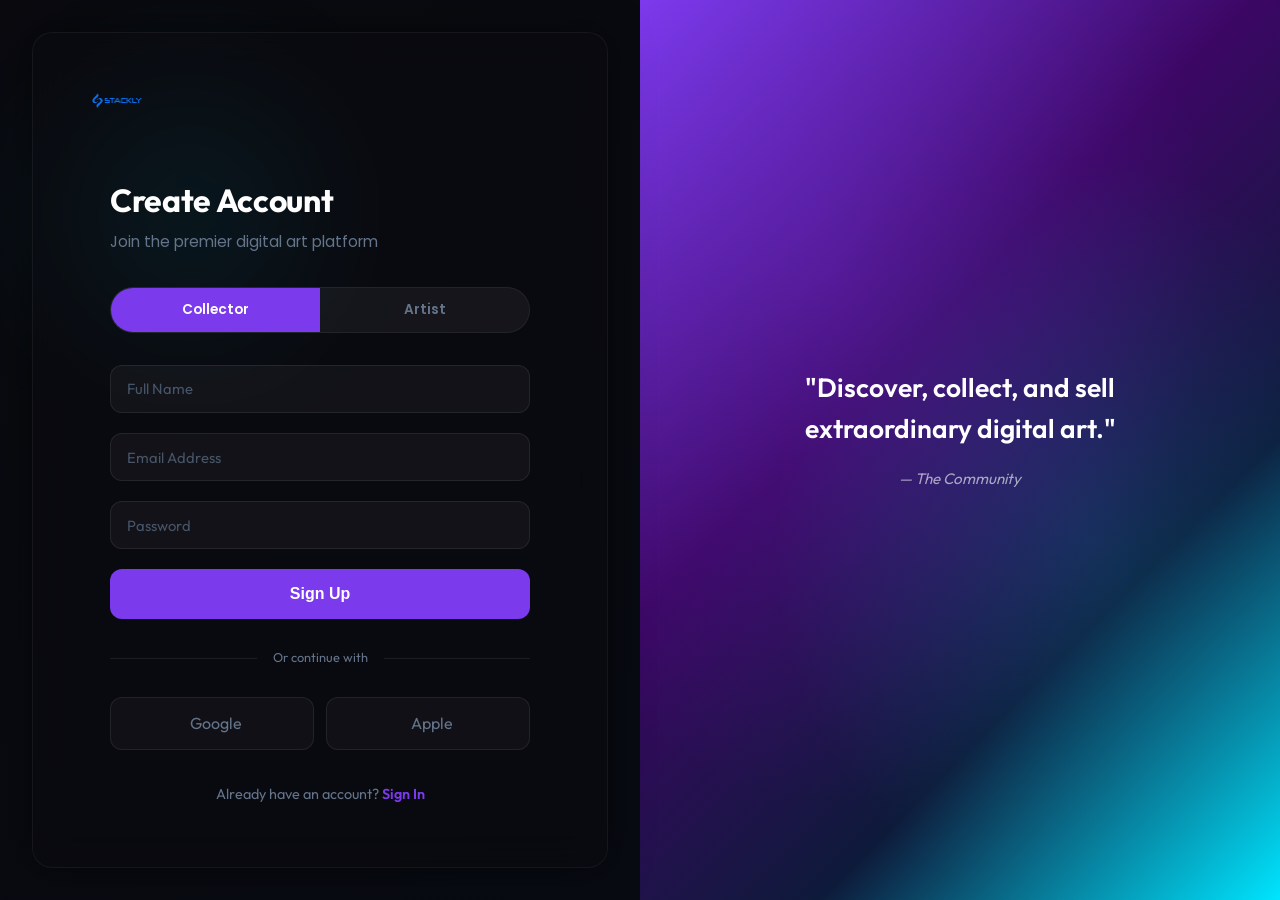
<file: signup.html>
<!DOCTYPE html>
<html lang="en">
<head>
    <meta charset="UTF-8">
    <meta name="viewport" content="width=device-width, initial-scale=1.0">
    <title>Sign Up — Stackly</title>
    <link rel="icon" href="lo.webp" type="image/webp">
    <link rel="stylesheet" href="https://unicons.iconscout.com/release/v4.0.0/css/line.css">
    <link rel="stylesheet" href="css/styles.css">
    <link rel="stylesheet" href="css/animations.css">
    <style>
        /* Force scrollability and interaction */
        html, body {
            overflow-y: auto !important;
            height: auto !important;
            min-height: 100vh;
            pointer-events: auto !important;
        }

        .auth-layout { 
            display: grid; 
            grid-template-columns: 1fr 1fr; 
            min-height: 100vh;
            position: relative;
            z-index: 1;
            pointer-events: auto !important;
        }
        
        .auth-form-side {
            display: flex; flex-direction: column; padding: 2.5rem 3.5rem;
            position: relative; z-index: 50;
            background: rgba(10,10,15,0.6); backdrop-filter: blur(20px);
            margin: 2rem; border-radius: 20px;
            border: 1px solid rgba(255,255,255,0.05); box-shadow: 0 0 40px rgba(0,0,0,0.5);
            pointer-events: auto !important;
        }
        .logo { display: inline-flex; align-items: center; gap: .5rem; margin-bottom: 2rem; position: relative; z-index: 1000; }
        
        .auth-form-wrapper { flex: 1; display: flex; flex-direction: column; justify-content: center; max-width: 420px; width: 100%; margin: 0 auto; position: relative; z-index: 1000; pointer-events: auto !important; }
        .auth-form-wrapper h2 { font-size: 2rem; font-weight: 700; margin-bottom: .5rem; color: #fff; }
        .auth-form-wrapper > p { color: var(--text-muted); margin-bottom: 2rem; font-size: .95rem; }
        
        .form-group { margin-bottom: 1.25rem; }
        .form-input {
            width: 100%; padding: .85rem 1rem; border-radius: 12px;
            border: 1px solid rgba(255,255,255,.08); background: rgba(255,255,255,.04);
            color: #fff; font-family: inherit; font-size: .925rem; transition: all .3s ease;
            pointer-events: auto !important; user-select: auto !important;
            position: relative; z-index: 2000;
        }
        .form-input:focus { outline: none; border-color: var(--accent-violet); box-shadow: 0 0 0 3px rgba(124,58,237,.15); }
        
        .form-row { display: flex; align-items: center; justify-content: space-between; margin-bottom: 1.5rem; font-size: .85rem; position: relative; z-index: 1000; pointer-events: auto !important; }
        .remember-me { display: flex; align-items: center; gap: .5rem; color: var(--text-muted); cursor: pointer; pointer-events: auto !important; }
        .forgot-link { color: var(--accent-violet); text-decoration: none; font-weight: 500; pointer-events: auto !important; }
        .btn-sign-in { width: 100%; padding: 1rem; font-size: 1rem; font-weight: 600; border-radius: 12px; border: none; cursor: pointer; background: var(--accent-violet); color: #fff; position: relative; z-index: 1000; pointer-events: auto !important; }
        
        .auth-divider { display: flex; align-items: center; gap: 1rem; margin: 1.75rem 0; color: var(--text-muted); font-size: .8rem; }
        .auth-divider::before, .auth-divider::after { content: ''; flex: 1; height: 1px; background: rgba(255,255,255,.08); }
        .social-login-row { display: flex; gap: .75rem; margin-bottom: 2rem; position: relative; z-index: 1000; pointer-events: auto !important; }
        .social-btn { flex: 1; display: flex; align-items: center; justify-content: center; gap: .5rem; padding: .75rem 1rem; border-radius: 12px; border: 1px solid rgba(255,255,255,.08); background: rgba(255,255,255,.03); color: var(--text-muted); text-decoration: none; pointer-events: auto !important; }
        .auth-bottom-text { text-align: center; color: var(--text-muted); font-size: .9rem; position: relative; z-index: 1000; pointer-events: auto !important; }
        .auth-bottom-text a { color: var(--accent-violet); text-decoration: none; font-weight: 600; pointer-events: auto !important; }
        
        .auth-art-side {
            position: relative; display: flex; align-items: center; justify-content: center;
            background: linear-gradient(135deg, #7C3AED 0%, #3B0764 40%, #0E1A3A 70%, #00E5FF 100%);
            overflow: hidden; padding: 3rem;
            z-index: 10;
        }
        .art-side-content { position: relative; z-index: 20; text-align: center; max-width: 420px; }
        .art-quote { font-family: 'Outfit', sans-serif; font-size: 1.65rem; font-weight: 600; line-height: 1.55; color: #fff; margin-bottom: 1rem; }
        .art-attribution { color: rgba(255,255,255,.6); font-size: .95rem; font-style: italic; margin-bottom: 2.5rem; }
        
        @media (max-width: 900px) {
            .auth-layout { grid-template-columns: 1fr; display: flex; flex-direction: column; }
            .auth-art-side { display: none; }
            .auth-form-side { margin: 1rem; padding: 2rem 1.5rem; }
        }

        /* Clean animations */
        .fade-in-up {
            opacity: 0;
            animation: customFadeInUp 0.6s cubic-bezier(0.2, 0.8, 0.2, 1) forwards;
        }
        @keyframes customFadeInUp {
            from { opacity: 0; transform: translateY(20px); }
            to { opacity: 1; transform: translateY(0); }
        }
        
        /* Fixed Particles - absolutely positioned within a wrapper so they don't break grid */
        .particles-wrapper {
            position: absolute;
            top: 0; left: 0; width: 100%; height: 100%;
            pointer-events: none !important;
            z-index: 1;
            overflow: hidden;
        }
    </style>
</head>
<body>
    <!-- Hide global custom cursor elements just in case they block clicks -->
    <style>
        .cursor-dot, .cursor-outline, .cursor-glow { display: none !important; pointer-events: none !important; }
    </style>
    
    <div class="auth-layout animated-gradient-bg">
        <div class="particles-wrapper">
            <div class="particle" style="position:absolute; width:250px; height:250px; background:rgba(0,229,255,0.15); top:10%; left:5%; pointer-events:none;"></div>
            <div class="particle" style="position:absolute; width:350px; height:350px; background:rgba(124,58,237,0.15); bottom:10%; right:5%; pointer-events:none;"></div>
        </div>

        <div class="auth-form-side">
            <a href="index.html" class="logo"><img src="lo.webp" alt=""></a>
            <div class="auth-form-wrapper">
                <h2 class="fade-in-up">Create Account</h2>
                <p class="fade-in-up" style="animation-delay: 0.1s">Join the premier digital art platform</p>
                
                <div class="role-tabs fade-in-up" style="animation-delay: 0.2s; display: flex; gap: 0; margin-bottom: 2rem; border-radius: 50px; overflow: hidden; background: rgba(255,255,255,0.05); position: relative; z-index: 1000; pointer-events: auto !important;">
                    <button class="role-tab active" type="button" style="flex: 1; padding: 0.75rem; border: none; background: var(--accent-violet); color: #fff; cursor: pointer; font-weight: 600; pointer-events: auto !important;">Collector</button>
                    <button class="role-tab" type="button" style="flex: 1; padding: 0.75rem; border: none; background: transparent; color: var(--text-muted); cursor: pointer; font-weight: 600; pointer-events: auto !important;">Artist</button>
                </div>

                <form class="fade-in-up" style="animation-delay: 0.3s; position: relative; z-index: 1000; pointer-events: auto !important;">
                    <div class="form-group" style="position: relative; z-index: 1000;">
                        <input type="text" class="form-input" placeholder="Full Name" required>
                    </div>
                    <div class="form-group" style="position: relative; z-index: 1000;">
                        <input type="email" class="form-input" placeholder="Email Address" required>
                    </div>
                    <div class="form-group" style="position: relative; z-index: 1000;">
                        <input type="password" class="form-input" placeholder="Password" required>
                    </div>
                    <button type="submit" class="btn-sign-in">Sign Up</button>
                </form>

                <div class="auth-divider fade-in-up" style="animation-delay: 0.4s">Or continue with</div>
                
                <div class="social-login-row fade-in-up" style="animation-delay: 0.5s">
                    <a href="404.html" class="social-btn"><i class="uil uil-google"></i> Google</a>
                    <a href="404.html" class="social-btn"><i class="uil uil-apple"></i> Apple</a>
                </div>
                
                <div class="auth-bottom-text fade-in-up" style="animation-delay: 0.6s">
                    Already have an account? <a href='login.html'>Sign In</a>
                </div>
            </div>
        </div>
        
        <div class="auth-art-side">
            <div class="art-side-content fade-in-up" style="animation-delay: 0.4s">
                <div class="art-quote">"Discover, collect, and sell extraordinary digital art."</div>
                <div class="art-attribution">— The Community</div>
            </div>
        </div>
    </div>
    
    <!-- We skip main.js completely here to avoid ANY JS intercepting clicks or throwing errors -->
        <script>
        // Handle the tabs so we don't need main.js
        document.querySelectorAll('.role-tab').forEach(tab => {
            tab.addEventListener('click', function() {
                document.querySelectorAll('.role-tab').forEach(t => t.classList.remove('active'));
                this.classList.add('active');
                
                // Add styling dynamically since we are overriding main.js
                document.querySelectorAll('.role-tab').forEach(t => {
                    t.style.background = 'transparent';
                    t.style.color = 'var(--text-muted)';
                });
                this.style.background = 'var(--accent-violet)';
                this.style.color = '#fff';
            });
        });

        // Handle form submission and redirection
        const form = document.querySelector('form');
        if (form) {
            form.addEventListener('submit', function(e) {
                e.preventDefault();
                
                // Add a small loading effect to the button
                const btn = form.querySelector('button[type="submit"]');
                const originalText = btn.textContent;
                btn.innerHTML = '<i class="uil uil-spinner-alt"></i> Loading...';
                
                setTimeout(() => {
                    const activeTab = document.querySelector('.role-tab.active');
                    const role = activeTab ? activeTab.textContent.trim() : 'Collector';
                    
                                        if (role === 'Artist') {
                        window.location.href = 'login.html';
                    } else {
                        window.location.href = 'login.html';
                    }
                }, 800);
            });
        }
    </script>
</body>
</html>
</file>
<file: css/styles.css>
@import url('https://fonts.googleapis.com/css2?family=Outfit:wght@300;400;500;600;700;800;900&family=Poppins:wght@300;400;500;600;700&display=swap');

/* ═══════════════════════════════════════════
   DESIGN TOKENS
   ═══════════════════════════════════════════ */
:root {
  /* Core Palette */
  --bg-dark: #0A0A0F;
  --bg-darker: #050508;
  --bg-card: #151823;
  --bg-card-hover: #1C2033;
  --bg-surface: #111420;
  --bg-elevated: #1A1E2E;

  /* Accents */
  --accent-violet: #7C3AED;
  --accent-violet-light: #A78BFA;
  --accent-violet-dark: #5B21B6;
  --accent-cyan: #00E5FF;
  --accent-cyan-light: #67EFFF;
  --accent-cyan-dark: #00B8D4;
  --accent-amber: #F59E0B;
  --accent-amber-light: #FCD34D;
  --accent-amber-dark: #D97706;

  /* Text */
  --text-main: #F8FAFC;
  --text-secondary: #CBD5E1;
  --text-muted: #64748B;
  --text-dim: #475569;

  /* Semantic */
  --success: #10B981;
  --error: #EF4444;
  --warning: #F59E0B;
  --info: #3B82F6;

  /* Gradients */
  --gradient-violet: linear-gradient(135deg, #7C3AED, #A78BFA);
  --gradient-cyan: linear-gradient(135deg, #00E5FF, #67EFFF);
  --gradient-amber: linear-gradient(135deg, #F59E0B, #FCD34D);
  --gradient-primary: linear-gradient(135deg, #7C3AED, #00E5FF);
  --gradient-warm: linear-gradient(135deg, #7C3AED, #F59E0B);
  --gradient-mesh: radial-gradient(ellipse at 20% 0%, rgba(124,58,237,0.15) 0%, transparent 50%),
                   radial-gradient(ellipse at 80% 20%, rgba(0,229,255,0.08) 0%, transparent 50%),
                   radial-gradient(ellipse at 50% 80%, rgba(245,158,11,0.06) 0%, transparent 50%);
  --gradient-hero: radial-gradient(ellipse at 30% 30%, rgba(124,58,237,0.2) 0%, transparent 60%),
                   radial-gradient(ellipse at 70% 60%, rgba(0,229,255,0.12) 0%, transparent 50%);
  --gradient-glow: linear-gradient(135deg, rgba(124,58,237,0.4), rgba(0,229,255,0.4));

  /* Glass */
  --glass-bg: rgba(21, 24, 35, 0.7);
  --glass-bg-light: rgba(21, 24, 35, 0.4);
  --glass-border: rgba(255,255,255,0.06);
  --glass-border-hover: rgba(255,255,255,0.12);
  --glass-blur: blur(16px);

  /* Typography */
  --font-primary: 'Outfit', -apple-system, BlinkMacSystemFont, sans-serif;
  --font-secondary: 'Poppins', -apple-system, BlinkMacSystemFont, sans-serif;

  /* Spacing */
  --container-width: 1320px;
  --section-gap: 7rem;

  /* Radius */
  --radius-xs: 6px;
  --radius-sm: 10px;
  --radius-md: 16px;
  --radius-lg: 24px;
  --radius-xl: 32px;
  --radius-full: 9999px;

  /* Transitions */
  --ease-out: cubic-bezier(0.16, 1, 0.3, 1);
  --ease-spring: cubic-bezier(0.34, 1.56, 0.64, 1);
  --transition-fast: 0.2s var(--ease-out);
  --transition-normal: 0.35s var(--ease-out);
  --transition-slow: 0.6s var(--ease-out);

  /* Shadows */
  --shadow-sm: 0 2px 8px rgba(0,0,0,0.3);
  --shadow-md: 0 8px 24px rgba(0,0,0,0.4);
  --shadow-lg: 0 16px 48px rgba(0,0,0,0.5);
  --shadow-xl: 0 24px 64px rgba(0,0,0,0.6);
  --shadow-glow-violet: 0 0 30px rgba(124,58,237,0.3);
  --shadow-glow-cyan: 0 0 30px rgba(0,229,255,0.3);
  --shadow-glow-amber: 0 0 30px rgba(245,158,11,0.3);

  /* Sidebar Dimensions */
  --sidebar-width: 280px;
  --sidebar-mini-width: 80px;
}

/* ═══════════════════════════════════════════
   RESET & BASE
   ═══════════════════════════════════════════ */
*, *::before, *::after { margin: 0; padding: 0; box-sizing: border-box; }

html { overflow-x: hidden; scroll-behavior: smooth; scrollbar-width: thin; scrollbar-color: var(--accent-violet) var(--bg-darker); }
html::-webkit-scrollbar { width: 8px; }
html::-webkit-scrollbar-track { background: var(--bg-darker); }
html::-webkit-scrollbar-thumb { background: var(--accent-violet); border-radius: 4px; }
html::-webkit-scrollbar-thumb:hover { background: var(--accent-violet-light); }

body {
  background-color: var(--bg-dark);
  color: var(--text-main);
  font-family: var(--font-primary);
  line-height: 1.7;
  overflow-x: hidden;
  -webkit-font-smoothing: antialiased;
  -moz-osx-font-smoothing: grayscale;
  transition: opacity 0.5s var(--ease-out), transform 0.5s var(--ease-out);
}
body.preloading { overflow: hidden; }
body.page-transitioning { opacity: 0; transform: translateY(15px) scale(0.99); }
body.site-revealed { animation: siteReveal 0.8s var(--ease-out) forwards; }

@keyframes siteReveal {
  from { opacity: 0; transform: translateY(15px); }
  to { opacity: 1; transform: translateY(0); }
}

img { max-width: 100%; display: block; }
a { color: inherit; text-decoration: none; transition: color var(--transition-fast); }
ul, ol { list-style: none; }

/* ═══════════════════════════════════════════
   CUSTOM CURSOR
   ═══════════════════════════════════════════ */
@media (hover: hover) and (pointer: fine) {
  body { cursor: none; }
  a, button, .btn, input, select, textarea, .card, .tilt-card, .category-pill, label, .clickable { cursor: none; }
}
.cursor-dot, .cursor-outline {
  position: fixed; top: 0; left: 0;
  transform: translate(-50%, -50%);
  border-radius: 50%; z-index: 10000; pointer-events: none;
  mix-blend-mode: difference;
}
.cursor-dot { width: 6px; height: 6px; background: #fff; }
.cursor-outline {
  width: 36px; height: 36px;
  border: 1.5px solid rgba(255,255,255,0.6);
  transition: width 0.25s var(--ease-spring), height 0.25s var(--ease-spring), background 0.25s;
}
.cursor-outline.hovering {
  width: 56px; height: 56px;
  background: rgba(124,58,237,0.15);
  border-color: var(--accent-violet-light);
}

/* ═══════════════════════════════════════════
   LOADING SCREEN
   ═══════════════════════════════════════════ */
#premium-loader {
  position: fixed; top: 0; left: 0; width: 100vw; height: 100vh;
  background: var(--bg-darker);
  z-index: 99999; display: flex; flex-direction: column;
  align-items: center; justify-content: center;
  transition: opacity 0.6s, transform 0.6s var(--ease-out);
}
#premium-loader.zoom-out {
  opacity: 0; transform: scale(1.05);
  pointer-events: none;
}
#premium-loader.hide { display: none; }
#loader-canvas { position: absolute; top: 0; left: 0; width: 100%; height: 100%; }
.loader-content {
  position: relative; z-index: 2; display: flex; flex-direction: column;
  align-items: center; gap: 2rem;
}
.loader-logo-container { position: relative; }
.loader-ring {
  width: 100px; height: 100px; border-radius: 50%;
  border: 2px solid transparent;
  border-top-color: var(--accent-violet);
  border-right-color: var(--accent-cyan);
  animation: loaderSpin 1.2s linear infinite;
  position: absolute; top: 50%; left: 50%;
  transform: translate(-50%, -50%);
}
@keyframes loaderSpin { to { transform: translate(-50%, -50%) rotate(360deg); } }
.loader-logo-img { width: 64px; height: 64px; object-fit: contain; position: relative; z-index: 2; }
.loader-text-container {
  font-family: var(--font-secondary); font-size: 1rem; color: var(--text-muted);
  min-height: 1.6em;
}
.loader-cursor {
  display: inline-block; width: 2px; height: 1em; background: var(--accent-violet);
  margin-left: 2px; vertical-align: text-bottom;
  animation: loaderBlink 0.7s infinite;
}
@keyframes loaderBlink { 0%, 50% { opacity: 1; } 51%, 100% { opacity: 0; } }
.loader-progress-container {
  position: absolute; bottom: 60px; left: 10%; right: 10%;
  height: 3px; background: rgba(255,255,255,0.05); border-radius: 3px; overflow: hidden;
}
.loader-progress-bar {
  height: 100%; width: 0; border-radius: 3px;
  background: var(--gradient-primary); transition: width 0.3s;
  position: relative;
}
.loader-shimmer {
  position: absolute; top: 0; left: 0; width: 100%; height: 100%;
  background: linear-gradient(90deg, transparent, rgba(255,255,255,0.3), transparent);
  animation: shimmer 1.5s infinite;
}
@keyframes shimmer { 0% { transform: translateX(-100%); } 100% { transform: translateX(100%); } }
.loader-noise, .loader-mesh { display: none; }

/* ═══════════════════════════════════════════
   LAYOUT
   ═══════════════════════════════════════════ */
.container { max-width: var(--container-width); margin: 0 auto; padding: 0 2rem; }
section { padding: var(--section-gap) 0; position: relative; }

/* ═══════════════════════════════════════════
   AURORA / BACKGROUND EFFECTS
   ═══════════════════════════════════════════ */
.aurora-bg {
  position: fixed; top: 0; left: 0; width: 100vw; height: 100vh;
  z-index: -1; overflow: hidden; pointer-events: none;
}
.aurora-bg::before, .aurora-bg::after {
  content: ''; position: absolute;
  width: 60vw; height: 60vh; border-radius: 50%;
  filter: blur(140px); opacity: 0.12;
  animation: auroraFloat 25s infinite alternate var(--ease-out);
}
.aurora-bg::before { background: var(--accent-violet); top: -15%; left: -10%; }
.aurora-bg::after { background: var(--accent-cyan); bottom: -15%; right: -10%; animation-delay: -8s; }
.glow-3 {
  position: absolute; width: 40vw; height: 40vh;
  background: var(--accent-amber); border-radius: 50%;
  filter: blur(140px); opacity: 0.06;
  top: 50%; left: 30%;
  animation: auroraFloat 30s infinite alternate-reverse;
}
@keyframes auroraFloat {
  0% { transform: translate(0, 0) scale(1); }
  33% { transform: translate(30px, -20px) scale(1.05); }
  66% { transform: translate(-20px, 30px) scale(0.95); }
  100% { transform: translate(10px, -10px) scale(1.02); }
}

/* ═══════════════════════════════════════════
   TYPOGRAPHY
   ═══════════════════════════════════════════ */
h1, h2, h3, h4, h5, h6 {
  font-family: var(--font-primary); font-weight: 700;
  line-height: 1.2; color: var(--text-main);
}
h1 { font-size: clamp(2.5rem, 5vw, 4.5rem); font-weight: 800; letter-spacing: -0.02em; }
h2 { font-size: clamp(2rem, 3.5vw, 3rem); letter-spacing: -0.01em; }
h3 { font-size: clamp(1.25rem, 2vw, 1.75rem); }
h4 { font-size: 1.15rem; }
p { font-family: var(--font-secondary); color: var(--text-secondary); line-height: 1.8; }
.text-gradient {
  background: var(--gradient-primary);
  -webkit-background-clip: text; -webkit-text-fill-color: transparent;
  background-clip: text;
}
.text-gradient-warm {
  background: var(--gradient-warm);
  -webkit-background-clip: text; -webkit-text-fill-color: transparent;
  background-clip: text;
}
.text-gradient-cyan {
  background: var(--gradient-cyan);
  -webkit-background-clip: text; -webkit-text-fill-color: transparent;
  background-clip: text;
}
.text-violet { color: var(--accent-violet-light); }
.text-cyan { color: var(--accent-cyan); }
.text-amber { color: var(--accent-amber); }
.section-label {
  display: inline-flex; align-items: center; gap: 0.5rem;
  font-family: var(--font-secondary); font-size: 0.85rem; font-weight: 600;
  text-transform: uppercase; letter-spacing: 0.15em;
  color: var(--accent-violet-light); margin-bottom: 1rem;
}
.section-label::before {
  content: ''; width: 24px; height: 2px;
  background: var(--gradient-primary); border-radius: 1px;
}
.section-header {
  display: flex; justify-content: space-between; align-items: flex-end;
  margin-bottom: 3.5rem; flex-wrap: wrap; gap: 1rem;
}
.section-header p { max-width: 500px; margin-top: 0.5rem; }

/* ═══════════════════════════════════════════
   HEADER / NAVIGATION
   ═══════════════════════════════════════════ */
header {
  position: fixed; top: 0; left: 0; width: 100%; z-index: 1000;
  padding: 1.2rem 0;
  transition: padding 0.4s var(--ease-out), background 0.4s, box-shadow 0.4s, border-color 0.4s;
  border-bottom: 1px solid transparent;
}
header.scrolled {
  padding: 0.6rem 0;
  background: rgba(10, 10, 15, 0.85);
  backdrop-filter: blur(20px); -webkit-backdrop-filter: blur(20px);
  border-bottom-color: var(--glass-border);
  box-shadow: 0 4px 30px rgba(0,0,0,0.3);
}
.nav-container { display: flex; justify-content: space-between; align-items: center; }

.logo {
  display: inline-flex; align-items: center; gap: 0.6rem;
  font-size: 1.5rem; font-weight: 800; letter-spacing: -0.02em;
  color: var(--text-main);
}
.logo img { height: 40px; width: auto; object-fit: contain; }
.logo-text .text-gradient { font-weight: 900; }

.nav-links { display: flex; gap: 2rem; align-items: center; }
.nav-links a {
  font-family: var(--font-secondary); font-weight: 500; font-size: 0.9rem;
  color: var(--text-secondary); position: relative; padding: 0.25rem 0;
}
.nav-links a::after {
  content: ''; position: absolute; bottom: -2px; left: 0; width: 0;
  height: 2px; background: var(--gradient-primary);
  border-radius: 1px; transition: width 0.35s var(--ease-out);
}
.nav-links a:hover { color: var(--text-main); }
.nav-links a:hover::after, .nav-links a.active::after { width: 100%; }
.nav-links a.active { color: var(--text-main); }

.nav-actions { display: flex; gap: 0.75rem; align-items: center; }

/* Hamburger */
.hamburger {
  display: none; flex-direction: column; gap: 5px;
  background: none; border: none; padding: 4px; cursor: pointer; z-index: 1001;
}
.hamburger span {
  display: block; width: 24px; height: 2px; background: var(--text-main);
  border-radius: 2px; transition: var(--transition-normal);
}
.hamburger.active span:nth-child(1) { transform: rotate(45deg) translate(5px, 5px); }
.hamburger.active span:nth-child(2) { opacity: 0; }
.hamburger.active span:nth-child(3) { transform: rotate(-45deg) translate(5px, -5px); }

/* ═══════════════════════════════════════════
   BUTTONS
   ═══════════════════════════════════════════ */
.btn {
  display: inline-flex; align-items: center; justify-content: center; gap: 0.5rem;
  padding: 0.75rem 1.75rem; border-radius: var(--radius-full);
  font-family: var(--font-secondary); font-weight: 600; font-size: 0.9rem;
  border: none; outline: none; position: relative; overflow: hidden;
  transition: transform var(--transition-normal), box-shadow var(--transition-normal), background var(--transition-fast);
  white-space: nowrap; text-decoration: none;
}
.btn:active { transform: scale(0.97); }

.btn-primary {
  background: var(--gradient-primary); color: #fff;
  box-shadow: 0 4px 20px rgba(124,58,237,0.3);
}
.btn-primary:hover {
  transform: translateY(-2px);
  box-shadow: 0 8px 30px rgba(124,58,237,0.45);
}

.btn-secondary {
  background: var(--bg-card); color: var(--text-main);
  border: 1px solid var(--glass-border);
}
.btn-secondary:hover {
  background: var(--bg-card-hover); border-color: var(--glass-border-hover);
  transform: translateY(-2px);
}

.btn-outline {
  background: transparent; color: var(--text-main);
  border: 1px solid rgba(255,255,255,0.15);
}
.btn-outline:hover {
  background: rgba(255,255,255,0.05); border-color: rgba(255,255,255,0.3);
  transform: translateY(-2px);
}

.btn-gradient-border {
  background: transparent; color: var(--text-main);
  padding: 2px; border-radius: var(--radius-full);
  background: var(--gradient-primary);
}
.btn-gradient-border span {
  display: block; padding: 0.7rem 1.7rem;
  background: var(--bg-dark); border-radius: var(--radius-full);
  transition: background 0.3s;
}
.btn-gradient-border:hover span { background: transparent; }
.btn-gradient-border:hover { box-shadow: var(--shadow-glow-violet); }

.btn-amber {
  background: var(--gradient-amber); color: var(--bg-dark);
  box-shadow: 0 4px 20px rgba(245,158,11,0.3);
}
.btn-amber:hover {
  transform: translateY(-2px);
  box-shadow: 0 8px 30px rgba(245,158,11,0.45);
}

.btn-sm { padding: 0.5rem 1.2rem; font-size: 0.82rem; }
.btn-lg { padding: 1rem 2.5rem; font-size: 1rem; }
.btn-icon {
  width: 44px; height: 44px; padding: 0;
  border-radius: 50%; display: inline-flex;
  align-items: center; justify-content: center;
}

/* Ripple */
.ripple {
  position: absolute; border-radius: 50%; transform: scale(0);
  animation: rippleAnim 0.6s linear; background: rgba(255,255,255,0.3);
  pointer-events: none;
}
@keyframes rippleAnim { to { transform: scale(4); opacity: 0; } }

/* Magnetic wrapper */
.magnetic-btn { display: inline-block; transition: transform 0.4s var(--ease-spring); }

/* ═══════════════════════════════════════════
   GLASS PANELS & CARDS
   ═══════════════════════════════════════════ */
.glass-panel {
  background: var(--glass-bg);
  backdrop-filter: var(--glass-blur); -webkit-backdrop-filter: var(--glass-blur);
  border: 1px solid var(--glass-border); border-radius: var(--radius-lg);
}

.card {
  background: var(--bg-card); border: 1px solid var(--glass-border);
  border-radius: var(--radius-lg); overflow: hidden;
  transition: transform 0.4s var(--ease-out), border-color 0.4s, box-shadow 0.4s, background 0.3s;
}
.card:hover {
  border-color: var(--glass-border-hover);
  background: var(--bg-card-hover);
  transform: translateY(-4px);
  box-shadow: var(--shadow-lg);
}

.card-img-wrapper {
  overflow: hidden; position: relative;
  aspect-ratio: 4 / 5;
}
.card-img {
  width: 100%; height: 100%; object-fit: cover;
  transition: transform 0.6s var(--ease-out);
}
.card:hover .card-img { transform: scale(1.06); }

.card-overlay {
  position: absolute; inset: 0;
  background: linear-gradient(to top, rgba(10,10,15,0.9) 0%, transparent 60%);
  opacity: 0; transition: opacity 0.4s;
  display: flex; align-items: flex-end; justify-content: center;
  padding: 1.5rem;
}
.card:hover .card-overlay { opacity: 1; }

.card-body { padding: 1.25rem; }
.card-body h4 { margin-bottom: 0.25rem; font-size: 1.05rem; }
.card-body .artist-name {
  font-size: 0.85rem; color: var(--text-muted); margin-bottom: 0.75rem;
}
.card-meta {
  display: flex; justify-content: space-between; align-items: center;
}
.card-price {
  font-weight: 700; font-size: 1rem;
  background: var(--gradient-primary);
  -webkit-background-clip: text; -webkit-text-fill-color: transparent;
  background-clip: text;
}
.card-likes {
  display: flex; align-items: center; gap: 0.35rem;
  color: var(--text-muted); font-size: 0.85rem;
}
.card-likes i { transition: color 0.3s; }
.card-likes:hover i { color: var(--error); }

/* Glow border card */
.glow-card {
  position: relative;
}
.glow-card::before {
  content: ''; position: absolute; inset: -1px;
  border-radius: inherit; padding: 1px;
  background: var(--gradient-primary);
  -webkit-mask: linear-gradient(#fff 0 0) content-box, linear-gradient(#fff 0 0);
  -webkit-mask-composite: xor; mask-composite: exclude;
  opacity: 0; transition: opacity 0.4s;
}
.glow-card:hover::before { opacity: 1; }

/* ═══════════════════════════════════════════
   TILT EFFECT
   ═══════════════════════════════════════════ */
.tilt-card { transform-style: preserve-3d; }
.tilt-card-inner { transform: translateZ(20px); }

/* ═══════════════════════════════════════════
   GRIDS
   ═══════════════════════════════════════════ */
.grid-2 { display: grid; grid-template-columns: repeat(2, 1fr); gap: 2rem; }
.grid-3 { display: grid; grid-template-columns: repeat(3, 1fr); gap: 2rem; }
.grid-4 { display: grid; grid-template-columns: repeat(4, 1fr); gap: 1.5rem; }

/* ═══════════════════════════════════════════
   SCROLL REVEAL ANIMATIONS
   ═══════════════════════════════════════════ */
.reveal {
  opacity: 0; transform: translateY(40px);
  transition: opacity 0.8s var(--ease-out), transform 0.8s var(--ease-out);
}
.reveal.active { opacity: 1; transform: translateY(0); }

.reveal-left {
  opacity: 0; transform: translateX(-60px);
  transition: opacity 0.8s var(--ease-out), transform 0.8s var(--ease-out);
}
.reveal-left.active { opacity: 1; transform: translateX(0); }

.reveal-right {
  opacity: 0; transform: translateX(60px);
  transition: opacity 0.8s var(--ease-out), transform 0.8s var(--ease-out);
}
.reveal-right.active { opacity: 1; transform: translateX(0); }

.reveal-scale {
  opacity: 0; transform: scale(0.9);
  transition: opacity 0.8s var(--ease-out), transform 0.8s var(--ease-out);
}
.reveal-scale.active { opacity: 1; transform: scale(1); }

/* Stagger children */
.stagger > * { opacity: 0; transform: translateY(30px); transition: opacity 0.6s var(--ease-out), transform 0.6s var(--ease-out); }
.stagger.active > *:nth-child(1) { transition-delay: 0.05s; }
.stagger.active > *:nth-child(2) { transition-delay: 0.1s; }
.stagger.active > *:nth-child(3) { transition-delay: 0.15s; }
.stagger.active > *:nth-child(4) { transition-delay: 0.2s; }
.stagger.active > *:nth-child(5) { transition-delay: 0.25s; }
.stagger.active > *:nth-child(6) { transition-delay: 0.3s; }
.stagger.active > *:nth-child(7) { transition-delay: 0.35s; }
.stagger.active > *:nth-child(8) { transition-delay: 0.4s; }
.stagger.active > *:nth-child(9) { transition-delay: 0.45s; }
.stagger.active > *:nth-child(10) { transition-delay: 0.5s; }
.stagger.active > *:nth-child(11) { transition-delay: 0.55s; }
.stagger.active > *:nth-child(12) { transition-delay: 0.6s; }
.stagger.active > * { opacity: 1; transform: translateY(0); }

/* ═══════════════════════════════════════════
   HERO SECTIONS (Global)
   ═══════════════════════════════════════════ */
.page-hero {
  min-height: 60vh; display: flex; align-items: center;
  position: relative; padding: 10rem 0 5rem; overflow: hidden;
}
.page-hero .hero-bg {
  position: absolute; inset: 0; z-index: 0;
}
.page-hero .hero-bg::before {
  content: ''; position: absolute; inset: 0;
  background: var(--gradient-hero);
}
.page-hero .container { position: relative; z-index: 2; }

.home-hero {
  min-height: 100vh; display: flex; align-items: center;
  position: relative; padding-top: 100px; overflow: hidden;
}

/* ═══════════════════════════════════════════
   STATS
   ═══════════════════════════════════════════ */
.stats-grid {
  display: grid; grid-template-columns: repeat(4, 1fr); gap: 2rem;
  text-align: center;
}
.stat-item {
  padding: 2.5rem 1.5rem;
  background: var(--bg-card); border: 1px solid var(--glass-border);
  border-radius: var(--radius-lg);
  transition: border-color 0.3s, transform 0.3s;
}
.stat-item:hover {
  border-color: var(--accent-violet); transform: translateY(-4px);
}
.stat-number {
  font-size: clamp(2rem, 4vw, 3.5rem); font-weight: 800;
  background: var(--gradient-primary);
  -webkit-background-clip: text; -webkit-text-fill-color: transparent;
  background-clip: text; line-height: 1.2;
}
.stat-label {
  font-family: var(--font-secondary); color: var(--text-muted);
  font-size: 0.9rem; margin-top: 0.5rem;
}

/* ═══════════════════════════════════════════
   CATEGORIES
   ═══════════════════════════════════════════ */
.category-scroll {
  display: flex;
  flex-wrap: nowrap;
  gap: 0.75rem;
  overflow-x: auto;
  overflow-y: hidden;
  padding-bottom: 1rem;
  scrollbar-width: none;
  -ms-overflow-style: none;
  -webkit-overflow-scrolling: touch;
  cursor: grab;
  user-select: none;
}
.category-scroll:active { cursor: grabbing; }
.category-scroll::-webkit-scrollbar { display: none; }
.category-pill {
  padding: 0.65rem 1.5rem; border-radius: var(--radius-full);
  background: var(--bg-card); border: 1px solid var(--glass-border);
  white-space: nowrap; font-weight: 500; font-size: 0.9rem;
  transition: all 0.3s var(--ease-out); color: var(--text-secondary);
  cursor: pointer; flex-shrink: 0;
}
.category-pill:hover {
  background: var(--bg-card-hover); border-color: var(--accent-violet);
  color: var(--text-main);
}
.category-pill.active {
  background: var(--gradient-primary); border-color: transparent;
  color: #fff;
}

/* ═══════════════════════════════════════════
   CAROUSEL
   ═══════════════════════════════════════════ */
.carousel-container { overflow: hidden; position: relative; }
.carousel-track {
  display: flex; gap: 1.5rem;
  animation: carouselScroll 40s linear infinite;
  width: max-content;
}
.carousel-track:hover { animation-play-state: paused; }
@keyframes carouselScroll {
  0% { transform: translateX(0); }
  100% { transform: translateX(-50%); }
}

/* ═══════════════════════════════════════════
   SEARCH BAR
   ═══════════════════════════════════════════ */
.search-bar {
  display: flex; align-items: center;
  background: var(--bg-card); border: 1px solid var(--glass-border);
  border-radius: var(--radius-full); padding: 0.4rem 0.5rem 0.4rem 1.25rem;
  transition: border-color 0.3s, box-shadow 0.3s;
}
.search-bar:focus-within {
  border-color: var(--accent-violet);
  box-shadow: 0 0 0 3px rgba(124,58,237,0.15);
}
.search-bar i { color: var(--text-muted); font-size: 1.1rem; margin-right: 0.5rem; }
.search-bar input {
  flex: 1; background: transparent; border: none; color: var(--text-main);
  font-family: var(--font-secondary); font-size: 0.9rem; outline: none;
  min-width: 0;
}
.search-bar input::placeholder { color: var(--text-dim); }

/* ═══════════════════════════════════════════
   FORMS
   ═══════════════════════════════════════════ */
.form-group { margin-bottom: 1.5rem; position: relative; }
.form-group label {
  display: block; font-family: var(--font-secondary); font-size: 0.85rem;
  font-weight: 500; color: var(--text-secondary); margin-bottom: 0.5rem;
}
.form-input {
  width: 100%; padding: 0.85rem 1.2rem;
  background: var(--bg-card); border: 1px solid var(--glass-border);
  border-radius: var(--radius-sm); color: var(--text-main);
  font-family: var(--font-secondary); font-size: 0.95rem;
  transition: border-color 0.3s, box-shadow 0.3s;
  outline: none;
}
.form-input:focus {
  border-color: var(--accent-violet);
  box-shadow: 0 0 0 3px rgba(124,58,237,0.15);
}
.form-input::placeholder { color: var(--text-dim); }
textarea.form-input { resize: vertical; min-height: 120px; border-radius: var(--radius-md); }
select.form-input {
  appearance: none;
  background-image: url("data:image/svg+xml,%3Csvg xmlns='http://www.w3.org/2000/svg' width='12' height='12' viewBox='0 0 12 12'%3E%3Cpath d='M6 8L1 3h10z' fill='%2364748B'/%3E%3C/svg%3E");
  background-repeat: no-repeat;
  background-position: right 1rem center;
  padding-right: 2.5rem;
}

/* Floating label */
.floating-label { position: relative; margin-bottom: 1.5rem; }
.floating-label input, .floating-label textarea {
  width: 100%; padding: 1.2rem 1rem 0.5rem;
  background: var(--bg-card); border: 1px solid var(--glass-border);
  border-radius: var(--radius-sm); color: var(--text-main);
  font-family: var(--font-secondary); font-size: 0.95rem;
  outline: none; transition: border-color 0.3s, box-shadow 0.3s;
}
.floating-label label {
  position: absolute; top: 0.85rem; left: 1rem;
  font-family: var(--font-secondary); font-size: 0.95rem;
  color: var(--text-dim); pointer-events: none;
  transition: all 0.3s var(--ease-out);
}
.floating-label input:focus, .floating-label textarea:focus {
  border-color: var(--accent-violet);
  box-shadow: 0 0 0 3px rgba(124,58,237,0.15);
}
.floating-label input:focus + label,
.floating-label input:not(:placeholder-shown) + label,
.floating-label textarea:focus + label,
.floating-label textarea:not(:placeholder-shown) + label {
  top: 0.3rem; font-size: 0.7rem;
  color: var(--accent-violet-light);
}

/* Role Tabs */
.role-tabs {
  display: flex; gap: 0; margin-bottom: 2rem;
  border-radius: var(--radius-full); overflow: hidden;
  background: var(--bg-card); border: 1px solid var(--glass-border);
}
.role-tab {
  flex: 1; padding: 0.7rem 1rem;
  text-align: center; font-family: var(--font-secondary);
  font-size: 0.85rem; font-weight: 500; color: var(--text-muted);
  background: transparent; border: none; outline: none;
  transition: all 0.3s; cursor: pointer;
}
.role-tab.active {
  background: var(--gradient-primary); color: #fff;
}
.role-tab:hover:not(.active) { color: var(--text-main); background: var(--bg-card-hover); }

/* ═══════════════════════════════════════════
   AUTH LAYOUT
   ═══════════════════════════════════════════ */
.auth-layout {
  display: grid; grid-template-columns: 1fr 1fr; min-height: 100vh;
}
.auth-form-side {
  display: flex; flex-direction: column; justify-content: center;
  padding: 3rem 4rem;
}
.auth-art-side {
  position: relative; overflow: hidden;
  background: var(--bg-card);
  display: flex; align-items: center; justify-content: center;
}
.auth-art-side::before {
  content: ''; position: absolute; inset: 0;
  background: var(--gradient-hero); z-index: 1;
}
.auth-floating-shapes {
  position: absolute; inset: 0; z-index: 2;
}
.auth-floating-shapes .shape {
  position: absolute; border-radius: 50%;
  border: 1px solid rgba(124,58,237,0.3);
  animation: authFloat 8s infinite ease-in-out;
}
.auth-floating-shapes .shape:nth-child(1) { width: 200px; height: 200px; top: 10%; left: 10%; animation-delay: 0s; }
.auth-floating-shapes .shape:nth-child(2) { width: 120px; height: 120px; top: 60%; right: 15%; animation-delay: -2s; border-color: rgba(0,229,255,0.3); }
.auth-floating-shapes .shape:nth-child(3) { width: 80px; height: 80px; bottom: 15%; left: 30%; animation-delay: -4s; border-color: rgba(245,158,11,0.3); }
@keyframes authFloat {
  0%, 100% { transform: translate(0, 0) rotate(0deg); }
  25% { transform: translate(15px, -20px) rotate(5deg); }
  50% { transform: translate(-10px, 15px) rotate(-3deg); }
  75% { transform: translate(20px, 10px) rotate(4deg); }
}

/* ═══════════════════════════════════════════
   DASHBOARD LAYOUT
   ═══════════════════════════════════════════ */
.dashboard-layout {
  display: grid; grid-template-columns: 280px 1fr;
  min-height: 100vh;
}
.dashboard-sidebar {
  background: var(--bg-card); border-right: 1px solid var(--glass-border);
  padding: 2rem 0; position: sticky; top: 0; height: 100vh;
  overflow-y: auto; display: flex; flex-direction: column;
}
.sidebar-header { padding: 0 1.5rem 2rem; border-bottom: 1px solid var(--glass-border); }
.sidebar-user {
  display: flex; align-items: center; gap: 1rem;
  padding: 1.5rem; margin-bottom: 0.5rem;
}
.sidebar-user img {
  width: 44px; height: 44px; border-radius: 50%;
  border: 2px solid var(--accent-violet);
  object-fit: cover;
}
.sidebar-user-info h4 { font-size: 0.95rem; margin-bottom: 0; }
.sidebar-user-info p { font-size: 0.8rem; color: var(--text-muted); margin: 0; }

.sidebar-nav { flex: 1; padding: 1rem 0; }
.sidebar-nav a {
  display: flex; align-items: center; gap: 0.75rem;
  padding: 0.8rem 1.5rem; font-family: var(--font-secondary);
  font-size: 0.9rem; color: var(--text-muted);
  transition: all 0.3s; border-left: 3px solid transparent;
}
.sidebar-nav a:hover {
  color: var(--text-main); background: rgba(124,58,237,0.08);
}
.sidebar-nav a.active {
  color: var(--accent-violet-light); background: rgba(124,58,237,0.1);
  border-left-color: var(--accent-violet);
}
.sidebar-nav a i { font-size: 1.15rem; width: 20px; text-align: center; }

.sidebar-footer {
  padding: 1rem 1.5rem; border-top: 1px solid var(--glass-border);
}

.dashboard-main { padding: 2rem 2.5rem; overflow-y: auto; }
.dashboard-header {
  display: flex; justify-content: space-between; align-items: center;
  margin-bottom: 2rem; flex-wrap: wrap; gap: 1rem;
}
.dashboard-header h1 { font-size: 1.75rem; margin: 0; }

.dash-cards {
  display: grid; grid-template-columns: repeat(auto-fit, minmax(240px, 1fr));
  gap: 1.5rem; margin-bottom: 2.5rem;
}
.dash-card {
  background: var(--bg-card); border: 1px solid var(--glass-border);
  border-radius: var(--radius-lg); padding: 1.5rem;
  transition: border-color 0.3s, transform 0.3s;
}
.dash-card:hover {
  border-color: var(--glass-border-hover); transform: translateY(-2px);
}
.dash-card-icon {
  width: 48px; height: 48px; border-radius: var(--radius-sm);
  display: flex; align-items: center; justify-content: center;
  font-size: 1.25rem; margin-bottom: 1rem;
}
.dash-card-icon.violet { background: rgba(124,58,237,0.15); color: var(--accent-violet-light); }
.dash-card-icon.cyan { background: rgba(0,229,255,0.15); color: var(--accent-cyan); }
.dash-card-icon.amber { background: rgba(245,158,11,0.15); color: var(--accent-amber); }
.dash-card-icon.green { background: rgba(16,185,129,0.15); color: var(--success); }
.dash-card h3 { font-size: 2rem; margin-bottom: 0.25rem; }
.dash-card p { font-size: 0.85rem; color: var(--text-muted); }
.dash-card .change {
  display: inline-flex; align-items: center; gap: 0.25rem;
  font-size: 0.8rem; margin-top: 0.5rem; font-weight: 600;
}
.dash-card .change.up { color: var(--success); }
.dash-card .change.down { color: var(--error); }

/* Dashboard Tabs */
.dash-tabs {
  display: flex; gap: 0; border-bottom: 1px solid var(--glass-border);
  margin-bottom: 2rem; overflow-x: auto;
}
.dash-tab {
  padding: 0.8rem 1.5rem; font-family: var(--font-secondary);
  font-size: 0.9rem; font-weight: 500; color: var(--text-muted);
  background: none; border: none; outline: none;
  border-bottom: 2px solid transparent; cursor: pointer;
  transition: all 0.3s; white-space: nowrap;
}
.dash-tab.active {
  color: var(--accent-violet-light); border-bottom-color: var(--accent-violet);
}
.dash-tab:hover:not(.active) { color: var(--text-main); }

.tab-content { display: none; }
.tab-content.active { display: block; animation: fadeTabIn 0.4s var(--ease-out); }
@keyframes fadeTabIn { from { opacity: 0; transform: translateY(10px); } to { opacity: 1; transform: translateY(0); } }

/* Dashboard Table */
.dash-table {
  width: 100%; border-collapse: collapse;
}
.dash-table thead th {
  padding: 0.8rem 1rem; text-align: left; font-family: var(--font-secondary);
  font-size: 0.8rem; font-weight: 600; color: var(--text-muted);
  text-transform: uppercase; letter-spacing: 0.05em;
  border-bottom: 1px solid var(--glass-border);
}
.dash-table tbody td {
  padding: 1rem; font-size: 0.9rem; color: var(--text-secondary);
  border-bottom: 1px solid rgba(255,255,255,0.03);
}
.dash-table tbody tr:hover { background: rgba(124,58,237,0.05); }

/* ═══════════════════════════════════════════
   FOOTER
   ═══════════════════════════════════════════ */
.site-footer {
  background: var(--bg-card); border-top: 1px solid var(--glass-border);
  padding: 5rem 0 0; position: relative;
}
.footer-grid {
  display: grid; grid-template-columns: 2fr 1fr 1fr 1fr 1.5fr;
  gap: 3rem; padding-bottom: 4rem;
}
.footer-brand p { color: var(--text-muted); margin: 1rem 0 1.5rem; font-size: 0.9rem; max-width: 300px; }
.footer-social { display: flex; gap: 0.75rem; }
.footer-social a {
  width: 40px; height: 40px; border-radius: 50%;
  background: rgba(255,255,255,0.05); border: 1px solid var(--glass-border);
  display: flex; align-items: center; justify-content: center;
  font-size: 1rem; color: var(--text-muted);
  transition: all 0.3s;
}
.footer-social a:hover {
  background: var(--accent-violet); border-color: var(--accent-violet);
  color: #fff; transform: translateY(-3px);
}

.footer-col h4 {
  font-size: 1rem; margin-bottom: 1.25rem; color: var(--text-main);
}
.footer-col ul li { margin-bottom: 0.6rem; }
.footer-col ul a {
  font-family: var(--font-secondary); font-size: 0.9rem;
  color: var(--text-muted); transition: color 0.3s;
}
.footer-col ul a:hover { color: var(--accent-violet-light); }

.footer-newsletter p { color: var(--text-muted); font-size: 0.9rem; margin-bottom: 1rem; }
.newsletter-form {
  display: flex; gap: 0.5rem;
}
.newsletter-form input {
  flex: 1; padding: 0.7rem 1rem;
  background: var(--bg-surface); border: 1px solid var(--glass-border);
  border-radius: var(--radius-full); color: var(--text-main);
  font-family: var(--font-secondary); font-size: 0.85rem; outline: none;
  transition: border-color 0.3s;
}
.newsletter-form input:focus { border-color: var(--accent-violet); }

.footer-bottom {
  display: flex; justify-content: space-between; align-items: center;
  padding: 1.5rem 0; border-top: 1px solid var(--glass-border);
  flex-wrap: wrap; gap: 1rem;
}
.footer-bottom p { font-size: 0.85rem; color: var(--text-dim); }
.footer-bottom-links { display: flex; gap: 2rem; }
.footer-bottom-links a {
  font-size: 0.85rem; color: var(--text-dim);
  font-family: var(--font-secondary);
}
.footer-bottom-links a:hover { color: var(--text-main); }

/* ═══════════════════════════════════════════
   MISC COMPONENTS
   ═══════════════════════════════════════════ */

/* Badge */
.badge {
  display: inline-block; padding: 0.25rem 0.75rem;
  border-radius: var(--radius-full); font-size: 0.75rem; font-weight: 600;
  font-family: var(--font-secondary);
}
.badge-violet { background: rgba(124,58,237,0.15); color: var(--accent-violet-light); }
.badge-cyan { background: rgba(0,229,255,0.15); color: var(--accent-cyan); }
.badge-amber { background: rgba(245,158,11,0.15); color: var(--accent-amber); }
.badge-success { background: rgba(16,185,129,0.15); color: var(--success); }
.badge-error { background: rgba(239,68,68,0.15); color: var(--error); }

/* Divider */
.divider { border: none; border-top: 1px solid var(--glass-border); margin: 3rem 0; }

/* Floating Artwork */
.float-artwork { animation: floatY 6s ease-in-out infinite; }
@keyframes floatY {
  0%, 100% { transform: translateY(0); }
  50% { transform: translateY(-15px); }
}
.float-artwork-alt { animation: floatY 7s ease-in-out infinite reverse; }

/* Parallax */
.parallax-layer { transition: transform 0.1s linear; will-change: transform; }

/* Image zoom on hover */
.img-zoom-container { overflow: hidden; border-radius: var(--radius-md); }
.img-zoom-container img {
  transition: transform 0.6s var(--ease-out);
}
.img-zoom-container:hover img { transform: scale(1.08); }

/* Accordion / FAQ */
.faq-item {
  border: 1px solid var(--glass-border); border-radius: var(--radius-md);
  margin-bottom: 0.75rem; overflow: hidden; background: var(--bg-card);
}
.faq-question {
  width: 100%; display: flex; justify-content: space-between; align-items: center;
  padding: 1.2rem 1.5rem; background: none; border: none; outline: none;
  color: var(--text-main); font-family: var(--font-primary);
  font-size: 1rem; font-weight: 600; cursor: pointer;
  transition: background 0.3s;
}
.faq-question:hover { background: rgba(255,255,255,0.02); }
.faq-question i { transition: transform 0.3s; color: var(--text-muted); }
.faq-item.open .faq-question i { transform: rotate(180deg); }
.faq-answer {
  max-height: 0; overflow: hidden; transition: max-height 0.4s var(--ease-out), padding 0.3s;
}
.faq-item.open .faq-answer {
  max-height: 300px; padding: 0 1.5rem 1.25rem;
}
.faq-answer p { font-size: 0.9rem; }

/* Timeline */
.timeline { position: relative; padding-left: 40px; }
.timeline::before {
  content: ''; position: absolute; left: 15px; top: 0; bottom: 0;
  width: 2px; background: var(--glass-border);
}
.timeline-item { position: relative; margin-bottom: 3rem; }
.timeline-item::before {
  content: ''; position: absolute; left: -33px; top: 6px;
  width: 14px; height: 14px; border-radius: 50%;
  background: var(--gradient-primary); border: 3px solid var(--bg-dark);
  z-index: 1;
}
.timeline-year {
  font-size: 0.8rem; font-weight: 600; color: var(--accent-violet-light);
  text-transform: uppercase; letter-spacing: 0.1em; margin-bottom: 0.5rem;
}

/* Tags */
.tag-list { display: flex; flex-wrap: wrap; gap: 0.5rem; }
.tag {
  padding: 0.35rem 0.9rem; border-radius: var(--radius-full);
  background: rgba(124,58,237,0.1); color: var(--accent-violet-light);
  font-size: 0.8rem; font-weight: 500; border: 1px solid rgba(124,58,237,0.2);
  transition: all 0.3s;
}
.tag:hover { background: rgba(124,58,237,0.2); border-color: var(--accent-violet); }

/* Tooltip */
.tooltip { position: relative; }
.tooltip::after {
  content: attr(data-tooltip); position: absolute; bottom: calc(100% + 8px);
  left: 50%; transform: translateX(-50%) translateY(5px);
  background: var(--bg-elevated); color: var(--text-main);
  padding: 0.4rem 0.8rem; border-radius: var(--radius-xs);
  font-size: 0.8rem; white-space: nowrap;
  opacity: 0; pointer-events: none;
  transition: opacity 0.3s, transform 0.3s;
  border: 1px solid var(--glass-border);
}
.tooltip:hover::after { opacity: 1; transform: translateX(-50%) translateY(0); }

/* Toggle Switch */
.toggle-switch {
  width: 48px; height: 26px; border-radius: 13px;
  background: var(--bg-elevated); border: 1px solid var(--glass-border);
  position: relative; cursor: pointer; transition: background 0.3s;
}
.toggle-switch::after {
  content: ''; position: absolute; top: 2px; left: 2px;
  width: 20px; height: 20px; border-radius: 50%;
  background: var(--text-muted); transition: transform 0.3s, background 0.3s;
}
.toggle-switch.active { background: var(--accent-violet); border-color: var(--accent-violet); }
.toggle-switch.active::after { transform: translateX(22px); background: #fff; }

/* Progress */
.progress-bar-container {
  width: 100%; height: 6px; background: var(--bg-elevated);
  border-radius: 3px; overflow: hidden;
}
.progress-bar-fill {
  height: 100%; border-radius: 3px;
  background: var(--gradient-primary);
  transition: width 1s var(--ease-out);
}

/* Collection Banner */
.collection-banner {
  position: relative; border-radius: var(--radius-xl);
  overflow: hidden; min-height: 300px;
  display: flex; align-items: flex-end;
}
.collection-banner img {
  position: absolute; inset: 0; width: 100%; height: 100%; object-fit: cover;
}
.collection-banner-overlay {
  position: relative; z-index: 2; width: 100%;
  padding: 3rem 2.5rem;
  background: linear-gradient(to top, rgba(10,10,15,0.95) 0%, transparent 100%);
}

/* Artist Profile Card */
.artist-card {
  background: var(--bg-card); border: 1px solid var(--glass-border);
  border-radius: var(--radius-lg); overflow: hidden;
  text-align: center; transition: all 0.4s var(--ease-out);
}
.artist-card:hover {
  border-color: var(--accent-violet);
  transform: translateY(-6px);
  box-shadow: var(--shadow-glow-violet);
}
.artist-card-cover {
  height: 120px; position: relative; overflow: hidden;
  background: var(--gradient-primary);
}
.artist-card-cover img { width: 100%; height: 100%; object-fit: cover; }
.artist-card-avatar {
  width: 80px; height: 80px; border-radius: 50%;
  border: 4px solid var(--bg-card); object-fit: cover;
  margin: -40px auto 0; position: relative; z-index: 2;
}
.artist-card-body { padding: 0.75rem 1.5rem 1.5rem; }
.artist-card-body h4 { margin-bottom: 0.1rem; }
.artist-card-body .handle { color: var(--accent-violet-light); font-size: 0.85rem; }
.artist-card-stats {
  display: flex; justify-content: center; gap: 2rem;
  margin: 1rem 0; padding: 0.75rem 0;
  border-top: 1px solid var(--glass-border);
  border-bottom: 1px solid var(--glass-border);
}
.artist-card-stat span { display: block; }
.artist-card-stat .label { font-size: 0.75rem; color: var(--text-dim); }
.artist-card-stat .value { font-size: 1rem; font-weight: 700; color: var(--text-main); }

/* ═══════════════════════════════════════════
   MARKETPLACE SPECIFIC
   ═══════════════════════════════════════════ */
.marketplace-layout {
  display: grid; grid-template-columns: 280px 1fr; gap: 2.5rem;
  align-items: start;
}
.filter-sidebar {
  background: var(--bg-card); border: 1px solid var(--glass-border);
  border-radius: var(--radius-lg); padding: 1.5rem;
  position: sticky; top: 100px;
}
.filter-sidebar h3 { font-size: 1.1rem; margin-bottom: 1.5rem; }
.filter-group { margin-bottom: 1.5rem; }
.filter-group h4 {
  font-size: 0.85rem; font-weight: 600; color: var(--text-muted);
  text-transform: uppercase; letter-spacing: 0.05em; margin-bottom: 0.75rem;
}
.filter-option {
  display: flex; align-items: center; gap: 0.6rem;
  padding: 0.5rem 0; cursor: pointer;
}
.filter-option input[type="checkbox"] {
  width: 18px; height: 18px; border-radius: 4px;
  accent-color: var(--accent-violet);
}
.filter-option label {
  font-size: 0.9rem; color: var(--text-secondary); cursor: pointer;
}
.price-range { display: flex; gap: 0.75rem; align-items: center; }
.price-range input {
  flex: 1; padding: 0.5rem 0.75rem;
  background: var(--bg-surface); border: 1px solid var(--glass-border);
  border-radius: var(--radius-xs); color: var(--text-main);
  font-size: 0.85rem; outline: none; width: 100%;
}
.price-range span { color: var(--text-dim); }

/* ═══════════════════════════════════════════
   CTA / NEWSLETTER BANNER
   ═══════════════════════════════════════════ */
.cta-banner {
  background: var(--bg-card); border: 1px solid var(--glass-border);
  border-radius: var(--radius-xl); padding: 4rem;
  text-align: center; position: relative; overflow: hidden;
}
.cta-banner::before {
  content: ''; position: absolute; inset: 0;
  background: var(--gradient-hero); opacity: 0.5;
}
.cta-banner > * { position: relative; z-index: 2; }
.cta-banner h2 { margin-bottom: 1rem; }
.cta-banner p { max-width: 500px; margin: 0 auto 2rem; }

/* ═══════════════════════════════════════════
   MOBILE SIDEBAR
   ═══════════════════════════════════════════ */
.mobile-sidebar-toggle {
  display: none; position: fixed; bottom: 1.5rem; right: 1.5rem;
  z-index: 999; width: 56px; height: 56px; border-radius: 50%;
  background: var(--gradient-primary); border: none;
  color: #fff; font-size: 1.25rem;
  box-shadow: var(--shadow-glow-violet); cursor: pointer;
}

/* ═══════════════════════════════════════════
   RESPONSIVE
   ═══════════════════════════════════════════ */
@media (max-width: 1200px) {
  .grid-4 { grid-template-columns: repeat(3, 1fr); }
  .footer-grid { grid-template-columns: 1fr 1fr 1fr; gap: 2rem; }
  .dashboard-layout { grid-template-columns: 240px 1fr; }
}

@media (max-width: 1024px) {
  .grid-4 { grid-template-columns: repeat(2, 1fr); }
  .stats-grid { grid-template-columns: repeat(2, 1fr); }
  .marketplace-layout { grid-template-columns: 1fr; }
  .filter-sidebar { position: static; }
  .auth-layout { grid-template-columns: 1fr; }
  .auth-art-side { display: none; }
  .auth-form-side { padding: 3rem 2rem; }
  .dashboard-layout { grid-template-columns: 1fr; }
  .dashboard-sidebar {
    position: fixed; left: -300px; top: 0; width: 280px; height: 100vh;
    z-index: 1000; transition: left 0.4s var(--ease-out);
    box-shadow: var(--shadow-xl);
  }
  .dashboard-sidebar.open { left: 0; }
  .mobile-sidebar-toggle { display: flex; align-items: center; justify-content: center; }

  /* Hamburger visible */
  .hamburger { display: flex; }
  .nav-links {
    position: fixed; top: 0; right: -100%; width: 300px; height: 100vh;
    flex-direction: column; justify-content: center; gap: 2rem;
    background: var(--bg-card); padding: 3rem;
    border-left: 1px solid var(--glass-border);
    transition: right 0.4s var(--ease-out); z-index: 999;
  }
  .nav-links.open { right: 0; }
  .nav-actions .btn-outline, .nav-actions .btn-gradient-border { display: none; }
}

@media (max-width: 768px) {
  section { padding: 4rem 0; }
  .container { padding: 0 1.25rem; }
  h1 { font-size: clamp(2rem, 6vw, 3rem); }

  .grid-2, .grid-3, .grid-4 { grid-template-columns: 1fr; }
  .stats-grid { grid-template-columns: repeat(2, 1fr); gap: 1rem; }
  .footer-grid { grid-template-columns: 1fr; gap: 2rem; }
  .footer-bottom { flex-direction: column; text-align: center; }
  .footer-bottom-links { justify-content: center; }

  .page-hero { min-height: 50vh; padding: 8rem 0 4rem; }
  .home-hero { min-height: auto; padding: 8rem 0 4rem; }
  .home-hero .container { flex-direction: column; gap: 3rem; }
  .hero-artwork { max-width: 400px; margin: 0 auto; }

  .search-bar { max-width: 100%; }
  .section-header { flex-direction: column; align-items: flex-start; }

  .cta-banner { padding: 3rem 1.5rem; }
  .newsletter-form { flex-direction: column; }

  .dashboard-main { padding: 1.5rem; }
  .dash-cards { grid-template-columns: 1fr; }
}

@media (max-width: 480px) {
  .container { padding: 0 1rem; }
  .stats-grid { grid-template-columns: 1fr; }
  .stat-item { padding: 1.5rem; }
  .btn-lg { padding: 0.8rem 1.5rem; font-size: 0.9rem; }
}

/* ═══════════════════════════════════════════
   DASHBOARD INTERACTIVITY STYLES (MODALS, SKELETONS, ETC)
   ═══════════════════════════════════════════ */

/* Modal */
.modal-overlay {
  position: fixed; top: 0; left: 0; right: 0; bottom: 0;
  background: rgba(5,5,8,0.85); backdrop-filter: blur(10px);
  display: flex; justify-content: center; align-items: center;
  z-index: 9999; opacity: 0; visibility: hidden;
  transition: all 0.3s cubic-bezier(0.16,1,0.3,1);
}
.modal-overlay.active { opacity: 1; visibility: visible; }

.modal-container {
  background: var(--bg-card); border: 1px solid var(--glass-border);
  border-radius: 20px; padding: 2.5rem; width: 90%; max-width: 500px;
  transform: translateY(30px) scale(0.95); opacity: 0;
  transition: all 0.4s cubic-bezier(0.16,1,0.3,1);
  box-shadow: 0 25px 60px rgba(0,0,0,0.5);
  position: relative;
}
.modal-overlay.active .modal-container { transform: translateY(0) scale(1); opacity: 1; }

.modal-header { margin-bottom: 1.5rem; display: flex; justify-content: space-between; align-items: flex-start; }
.modal-header h3 { margin: 0; font-size: 1.5rem; }
.modal-close { background: none; border: none; color: var(--text-muted); font-size: 1.5rem; cursor: pointer; transition: 0.2s; }
.modal-close:hover { color: #fff; }

.modal-body { margin-bottom: 2rem; color: var(--text-secondary); font-size: 0.95rem; line-height: 1.5; }
.modal-footer { display: flex; gap: 1rem; justify-content: flex-end; }

/* Skeletons */
.skeleton {
  background: linear-gradient(90deg, rgba(255,255,255,0.03) 25%, rgba(255,255,255,0.08) 50%, rgba(255,255,255,0.03) 75%);
  background-size: 400% 100%;
  animation: shimmer 1.5s infinite ease-in-out;
  border-radius: 8px; color: transparent !important; pointer-events: none;
}
.skeleton * { visibility: hidden; }
@keyframes shimmer { 0% { background-position: 100% 50%; } 100% { background-position: 0 50%; } }

/* Toast */
.toast-container { position: fixed; bottom: 2rem; right: 2rem; display: flex; flex-direction: column; gap: 1rem; z-index: 10000; }
.toast {
  background: var(--bg-card); border: 1px solid var(--glass-border);
  padding: 1rem 1.5rem; border-radius: 12px; display: flex; align-items: center; gap: 0.75rem;
  box-shadow: 0 10px 30px rgba(0,0,0,0.4); transform: translateX(120%);
  transition: transform 0.4s cubic-bezier(0.16,1,0.3,1), opacity 0.4s; opacity: 0;
}
.toast.show { transform: translateX(0); opacity: 1; }
.toast.toast-success i { color: #10b981; }
.toast.toast-error i { color: #ef4444; }
.toast.toast-warning i { color: #f59e0b; }

/* Table Pagination/Controls */
.table-controls { display: flex; justify-content: space-between; align-items: center; padding: 1rem 1.5rem; border-bottom: 1px solid rgba(255,255,255,0.05); }
.table-search { background: rgba(255,255,255,0.03); border: 1px solid var(--glass-border); padding: 0.5rem 1rem; border-radius: 8px; color: #fff; width: 250px; font-family: inherit; font-size: 0.85rem; }
.table-search:focus { outline: none; border-color: var(--accent-violet); }
th.sortable { cursor: pointer; transition: background 0.2s; user-select: none; }
th.sortable:hover { background: rgba(255,255,255,0.05); }
th.sortable::after { content: '\2195'; margin-left: 5px; opacity: 0.3; }
th.sort-asc::after { content: '\2191'; opacity: 1; color: var(--accent-amber); }
th.sort-desc::after { content: '\2193'; opacity: 1; color: var(--accent-amber); }
.pagination { display: flex; justify-content: flex-end; gap: 0.5rem; padding: 1rem 1.5rem; border-top: 1px solid rgba(255,255,255,0.05); align-items: center; }
.page-btn { background: rgba(255,255,255,0.03); border: 1px solid var(--glass-border); color: var(--text-secondary); width: 32px; height: 32px; display: flex; align-items: center; justify-content: center; border-radius: 6px; cursor: pointer; transition: 0.2s; }
.page-btn:hover:not(:disabled) { background: rgba(255,255,255,0.1); color: #fff; }
.page-btn.active { background: var(--accent-amber); color: #000; border-color: var(--accent-amber); font-weight: 600; }
.page-btn:disabled { opacity: 0.5; cursor: not-allowed; }
.pagination-info { font-size: 0.8rem; color: var(--text-muted); margin-right: auto; }


/* Mobile Login Button */
.mobile-login-btn { display: none; }
@media (max-width: 992px) { .mobile-login-btn { display: block; margin-top: 1rem; } }
</file>
<file: css/animations.css>
/* ==========================================================================
   GLOBAL PREMIUM ANIMATIONS & UI UPGRADES
   ========================================================================== */

/* Animated Gradient Background */
.animated-gradient-bg {
    background: linear-gradient(-45deg, #050508, #110922, #050b14, #0a0a0f);
    background-size: 400% 400%;
    animation: gradientBG 15s ease infinite;
}
@keyframes gradientBG {
    0% { background-position: 0% 50%; }
    50% { background-position: 100% 50%; }
    100% { background-position: 0% 50%; }
}

/* Floating Particles (Glassmorphism blobs) */
.particle {
    position: fixed;
    border-radius: 50%;
    filter: blur(60px);
    z-index: -1;
    animation: floatParticle 20s infinite ease-in-out alternate;
}
@keyframes floatParticle {
    0% { transform: translate(0, 0) scale(1); }
    100% { transform: translate(100px, -100px) scale(1.5); }
}

/* Hero Image Slow Float */
.hero-artwork, .float-slow {
    animation: floatSlow 8s ease-in-out infinite;
}
@keyframes floatSlow {
    0%, 100% { transform: translateY(0) rotate(0deg); }
    50% { transform: translateY(-20px) rotate(2deg); }
}

/* Text Reveal Animation */
.text-reveal {
    overflow: hidden;
}
.text-reveal > * {
    animation: textRevealAnim 1s cubic-bezier(0.16, 1, 0.3, 1) forwards;
    transform: translateY(100%);
    opacity: 0;
}
@keyframes textRevealAnim {
    to { transform: translateY(0); opacity: 1; }
}

/* Button Glow and Ripple */
.btn {
    position: relative;
    overflow: hidden;
    transition: all 0.3s ease;
}
.btn:hover {
    box-shadow: 0 0 20px rgba(0, 229, 255, 0.4);
    transform: translateY(-2px);
}
.btn::after {
    content: "";
    background: rgba(255, 255, 255, 0.2);
    display: block;
    position: absolute;
    border-radius: 50%;
    padding-top: 120%;
    padding-left: 120%;
    margin-top: -60%;
    margin-left: -60%;
    opacity: 0;
    transition: all 1s;
}
.btn:active::after {
    padding-top: 0;
    padding-left: 0;
    margin-top: 0;
    margin-left: 0;
    opacity: 1;
    transition: 0s;
}

/* Card Hover Lift & Glow */
.art-card, .dash-card, .stat-card {
    transition: transform 0.4s cubic-bezier(0.16, 1, 0.3, 1), box-shadow 0.4s ease, border-color 0.4s ease;
}
.art-card:hover, .dash-card:hover, .stat-card:hover {
    transform: translateY(-8px) scale(1.02);
    box-shadow: 0 15px 35px rgba(0, 0, 0, 0.5), 0 0 20px rgba(124, 58, 237, 0.2);
    border-color: var(--accent-violet);
    z-index: 10;
}

/* Cursor Glow Effect */
.cursor-glow {
    width: 400px;
    height: 400px;
    background: radial-gradient(circle, rgba(0, 229, 255, 0.15), transparent 70%);
    border-radius: 50%;
    position: fixed;
    pointer-events: none;
    z-index: 9999;
    transform: translate(-50%, -50%);
    transition: opacity 0.3s;
    mix-blend-mode: screen;
}

/* Smooth Page Transitions */
body {
    animation: fadeInPage 0.8s ease forwards;
}
@keyframes fadeInPage {
    from { opacity: 0; transform: translateY(10px); }
    to { opacity: 1; transform: translateY(0); }
}

/* Scroll Reveal */
.reveal {
    opacity: 0;
    transform: translateY(40px);
    transition: all 0.8s cubic-bezier(0.16, 1, 0.3, 1);
}
.reveal.active {
    opacity: 1;
    transform: translateY(0);
}

/* Skeletons */
.skeleton-loading {
    background: linear-gradient(90deg, rgba(255,255,255,0.05) 25%, rgba(255,255,255,0.1) 50%, rgba(255,255,255,0.05) 75%);
    background-size: 400% 100%;
    animation: skeletonShimmer 1.5s infinite ease-in-out;
    border-radius: 8px;
    color: transparent !important;
}
.skeleton-loading * { visibility: hidden; }
@keyframes skeletonShimmer {
    0% { background-position: 100% 50%; }
    100% { background-position: 0 50%; }
}

/* Dashboard Sidebar Animations */
.sidebar {
    transition: transform 0.4s cubic-bezier(0.16, 1, 0.3, 1), width 0.4s cubic-bezier(0.16, 1, 0.3, 1) !important;
}
.sidebar-overlay {
    transition: opacity 0.4s ease, visibility 0.4s ease !important;
}

/* Toast Messages */
.toast-container {
    position: fixed;
    bottom: 2rem;
    right: 2rem;
    display: flex;
    flex-direction: column;
    gap: 1rem;
    z-index: 10000;
}
.toast {
    background: rgba(15, 15, 20, 0.95);
    backdrop-filter: blur(10px);
    border: 1px solid var(--accent-cyan);
    padding: 1rem 1.5rem;
    border-radius: 12px;
    display: flex;
    align-items: center;
    gap: 1rem;
    box-shadow: 0 10px 30px rgba(0, 229, 255, 0.2);
    transform: translateX(120%);
    animation: slideInToast 0.5s cubic-bezier(0.16, 1, 0.3, 1) forwards, fadeOutToast 0.5s 4.5s forwards;
    color: #fff;
}
@keyframes slideInToast {
    to { transform: translateX(0); }
}
@keyframes fadeOutToast {
    to { opacity: 0; transform: translateY(20px); }
}

/* Input Glow on Focus */
input:focus, textarea:focus {
    box-shadow: 0 0 15px rgba(124, 58, 237, 0.3) !important;
    border-color: var(--accent-violet) !important;
}

/* Shake Animation (Invalid Login) */
.shake {
    animation: shakeAnim 0.5s cubic-bezier(.36,.07,.19,.97) both;
}
@keyframes shakeAnim {
    10%, 90% { transform: translate3d(-1px, 0, 0); }
    20%, 80% { transform: translate3d(2px, 0, 0); }
    30%, 50%, 70% { transform: translate3d(-4px, 0, 0); }
    40%, 60% { transform: translate3d(4px, 0, 0); }
}

/* Dashboard specific fixes for responsiveness */
@media (max-width: 1024px) {
    .dashboard-layout { display: block !important; }
    .main-content { margin-left: 0 !important; width: 100% !important; padding: 5.5rem 1rem 2rem !important; }
    .sidebar { transform: translateX(-100%); }
    .sidebar.open { transform: translateX(0); box-shadow: 0 0 50px rgba(0,0,0,0.8); }
}
@media (max-width: 425px) {
    .grid-2, .grid-3, .grid-4 { grid-template-columns: 1fr !important; }
    .stat-card { flex-direction: column; text-align: center; gap: 1rem; }
    .dashboard-header { flex-direction: column; align-items: flex-start; }
    .search-box input { width: 100% !important; }
}

/* Animated Charts (CSS based bars) */
.css-chart { display: flex; align-items: flex-end; gap: 8px; height: 150px; padding: 1rem 0; border-bottom: 1px solid var(--glass-border); }
.chart-bar { flex: 1; background: var(--gradient-violet); border-radius: 4px 4px 0 0; transform-origin: bottom; animation: growBar 1s cubic-bezier(0.16, 1, 0.3, 1) forwards; opacity: 0; transform: scaleY(0); }
@keyframes growBar { to { opacity: 1; transform: scaleY(1); } }

/* ==========================================================================
   DASHBOARD ROBUST LAYOUT FIXES (Overrides inline styles)
   ========================================================================== */
.dashboard-layout {
    display: flex !important;
    min-height: 100vh;
    width: 100%;
}
.sidebar {
    flex-shrink: 0;
    position: sticky !important;
    top: 0;
    height: 100vh;
    z-index: 1050;
}
.main-content {
    flex-grow: 1;
    min-width: 0; /* Prevents flex items from pushing out of bounds */
    padding: 2rem 2.5rem !important;
    margin-left: 0 !important;
    width: auto !important;
}

/* Header & Search Overlap Fixes */
.dashboard-header {
    display: flex !important;
    flex-wrap: wrap !important;
    gap: 1.5rem !important;
    align-items: center !important;
    justify-content: space-between !important;
    background: rgba(10,10,15,0.7);
    backdrop-filter: blur(20px);
    position: sticky;
    top: 0;
    z-index: 900;
    padding: 1rem 0;
    margin-top: -1rem;
    margin-bottom: 2rem !important;
    border-bottom: 1px solid var(--glass-border);
}
.header-actions {
    display: flex;
    gap: 1rem;
    align-items: center;
    flex-wrap: wrap;
}
.search-box {
    flex-shrink: 1;
    min-width: 150px;
}
.search-box input {
    width: 100% !important;
}

/* Content List fixes */
.list-item {
    display: flex;
    flex-wrap: wrap;
    gap: 1rem;
    justify-content: space-between;
    align-items: center;
}
.list-item > div:first-child {
    flex: 1;
    min-width: 200px;
}
.list-item > div:last-child {
    display: flex;
    flex-direction: column;
    align-items: flex-end;
    gap: 0.25rem;
}

/* Mobile Sidebar Fixes */
@media (max-width: 1024px) {
    .dashboard-layout {
        display: block !important;
    }
    .sidebar {
        position: fixed !important;
        transform: translateX(-100%);
    }
    .sidebar.open {
        transform: translateX(0);
    }
    .main-content {
        padding: 6rem 1.5rem 2rem !important;
    }
    .mobile-header {
        z-index: 1100 !important; /* Ensure it stays above content but below sidebar */
    }
}
@media (max-width: 425px) {
    .main-content {
        padding: 5rem 1rem 2rem !important;
    }
    .dashboard-header {
        flex-direction: column;
        align-items: flex-start !important;
        padding-top: 1rem;
    }
    .header-actions {
        width: 100%;
        justify-content: space-between;
    }
    .list-item > div:first-child, .list-item > div:last-child {
        width: 100%;
        min-width: unset;
        align-items: flex-start;
        text-align: left;
    }
    .list-item > div:last-child {
        flex-direction: row;
        justify-content: space-between;
        align-items: center;
        margin-top: 0.5rem;
    }
}

/* Glassmorphism Sticky Nav */
.sticky-nav {
    position: sticky;
    top: 0;
    z-index: 100;
    background: rgba(10, 10, 15, 0.8);
    backdrop-filter: blur(12px);
    border-bottom: 1px solid var(--glass-border);
}


/* Global Logo Size Increase */
.sidebar-logo img, .logo img {
    width: 56px !important;
    height: 56px !important;
}
.sidebar-logo, .logo {
    font-size: 1.5rem !important;
}

/* Dashboard entry animations */
.tab-content {
    animation: fadeInPage 0.5s ease-out forwards;
}

.reveal {
    opacity: 0;
    animation: revealSlideUp 0.6s cubic-bezier(0.2, 0.8, 0.2, 1) forwards;
}

@keyframes revealSlideUp {
    from {
        opacity: 0;
        transform: translateY(20px);
    }
    to {
        opacity: 1;
        transform: translateY(0);
    }
}
</file>
